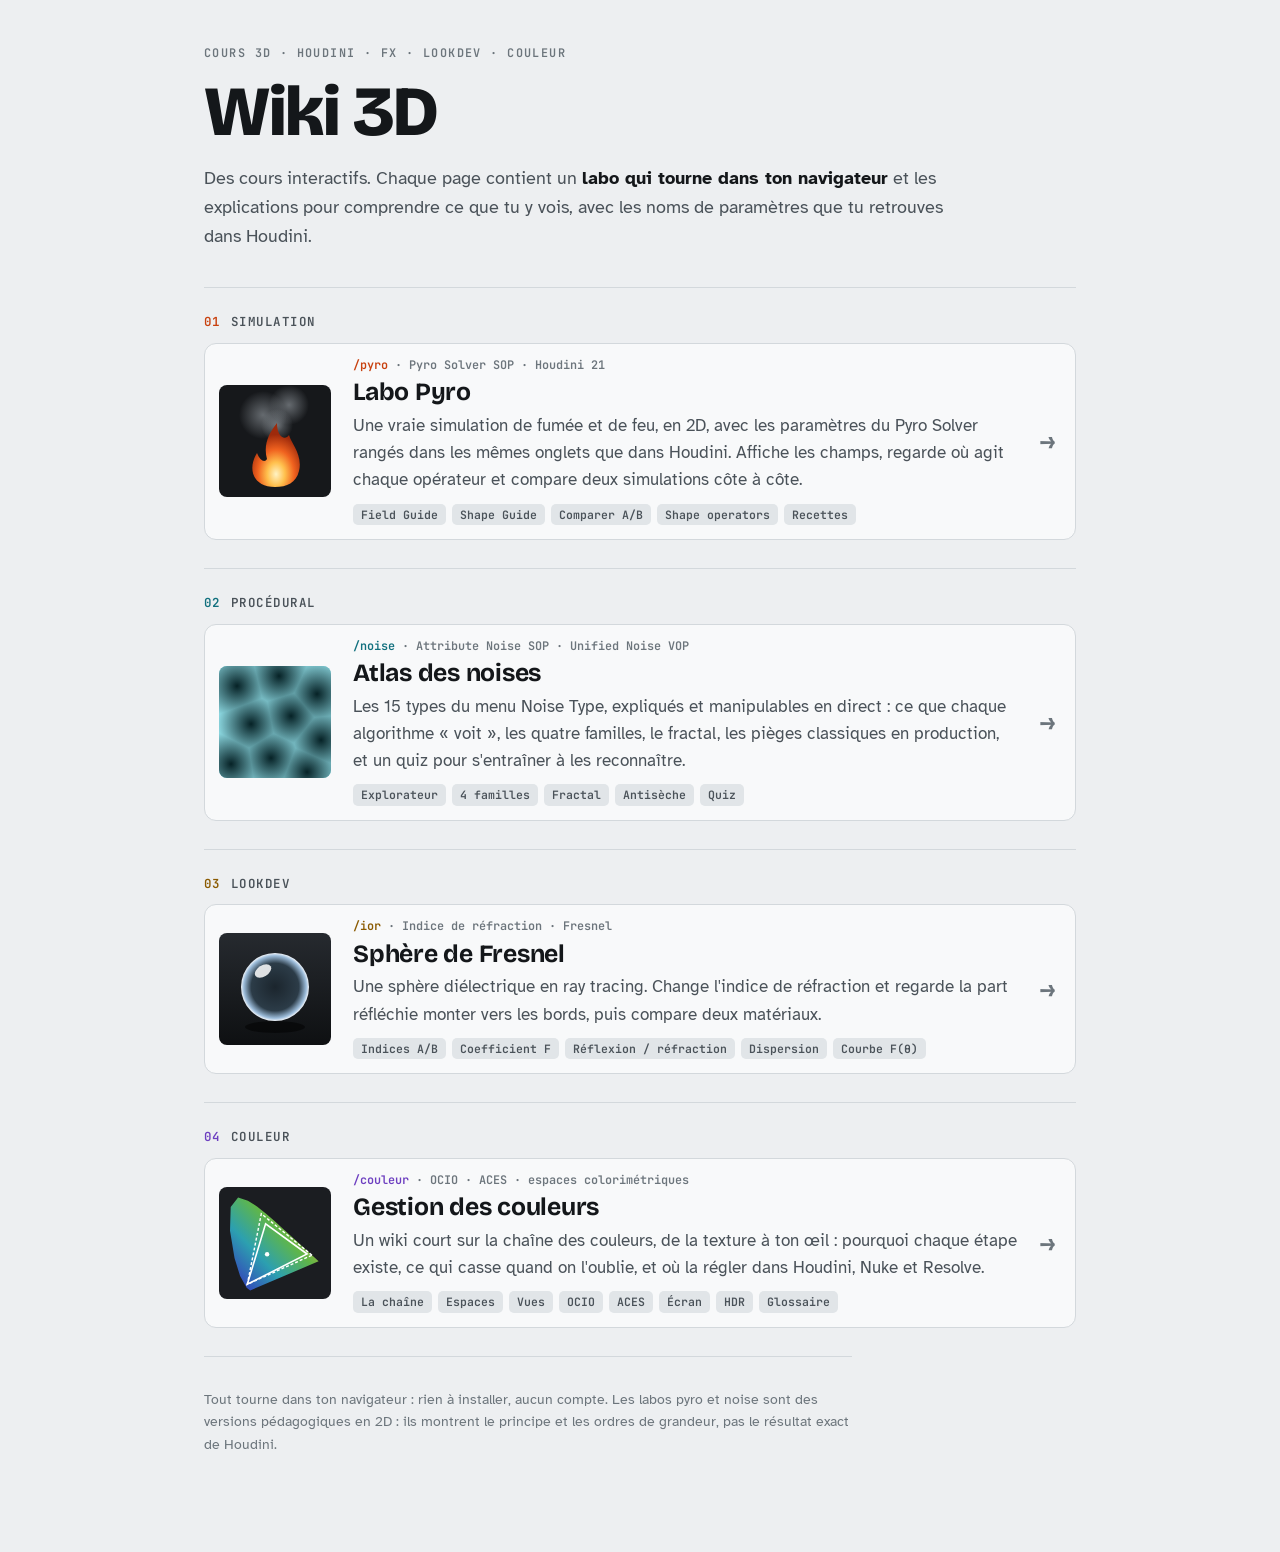
<file: index.html>
<!doctype html>
<html lang="fr">
<head>
<meta charset="utf-8">
<meta name="viewport" content="width=device-width, initial-scale=1, viewport-fit=cover">
<meta name="description" content="Wiki 3D : cours interactifs sur Houdini, la simulation pyro, les noises, le lookdev et la gestion des couleurs.">
<title>Wiki 3D</title>
<link rel="preconnect" href="https://fonts.googleapis.com">
<link rel="preconnect" href="https://fonts.gstatic.com" crossorigin>
<link rel="stylesheet" href="https://fonts.googleapis.com/css2?family=Atkinson+Hyperlegible:ital,wght@0,400;0,700;1,400&family=Bricolage+Grotesque:opsz,wght@12..96,500;12..96,700;12..96,800&family=JetBrains+Mono:wght@400;600&display=swap">
<style>
:root{
  color-scheme:light;
  --bg:#EDEFF1; --surface:#F8F9FA; --ink:#14171A; --ink-2:#4A5259; --ink-3:#6C757C;
  --line:#D3D8DC; --code:#E1E5E8;
  --c-sim:#C8410F; --c-proc:#11707E; --c-look:#8A5A00; --c-color:#6D3FC0;
  --display:"Bricolage Grotesque","Segoe UI",system-ui,sans-serif;
  --body:"Atkinson Hyperlegible","Segoe UI",system-ui,sans-serif;
  --mono:"JetBrains Mono",ui-monospace,"Cascadia Mono",Consolas,monospace;
}
@media (prefers-color-scheme: dark){
  :root:not([data-theme="light"]){
    color-scheme:dark;
    --bg:#0F1214; --surface:#171B1E; --ink:#E4E7E9; --ink-2:#A5ACB1; --ink-3:#7E878D;
    --line:#2A3136; --code:#1D2327;
    --c-sim:#FF7A3A; --c-proc:#3DB7C7; --c-look:#FFB53D; --c-color:#B39DFF;
  }
}
:root[data-theme="dark"]{
  color-scheme:dark;
  --bg:#0F1214; --surface:#171B1E; --ink:#E4E7E9; --ink-2:#A5ACB1; --ink-3:#7E878D;
  --line:#2A3136; --code:#1D2327;
  --c-sim:#FF7A3A; --c-proc:#3DB7C7; --c-look:#FFB53D; --c-color:#B39DFF;
}
*{box-sizing:border-box}
body{margin:0;background:var(--bg);color:var(--ink);font:17px/1.6 var(--body);-webkit-font-smoothing:antialiased}
.wrap{max-width:960px;margin:0 auto;padding-inline:clamp(16px,4vw,44px);padding-block:48px 96px}
h1,h2,h3{font-family:var(--display);text-wrap:balance;line-height:1.08;margin:0}
h1{font-size:clamp(2.6rem,6vw,4.4rem);font-weight:800;letter-spacing:-.02em}
p{margin:0}
:focus-visible{outline:2px solid var(--c-sim);outline-offset:3px}
.eyebrow{font:600 .74rem/1 var(--mono);letter-spacing:.12em;text-transform:uppercase;color:var(--ink-3)}
.hero{display:grid;gap:14px;padding-bottom:36px}
.lead{font-size:1.14rem;color:var(--ink-2);max-width:62ch}
.lead strong{color:var(--ink)}

.topic{display:grid;gap:14px;padding-block:28px;border-top:1px solid var(--line)}
.topic[data-t="sim"]{--c:var(--c-sim)} .topic[data-t="proc"]{--c:var(--c-proc)} .topic[data-t="look"]{--c:var(--c-look)} .topic[data-t="color"]{--c:var(--c-color)}
.topic-h{display:flex;gap:10px;align-items:baseline;font:600 .78rem/1 var(--mono);letter-spacing:.12em;text-transform:uppercase;color:var(--ink-2)}
.topic-h .num{color:var(--c)}
.pages{list-style:none;margin:0;padding:0;display:grid;gap:12px}
.page{display:grid;grid-template-columns:112px minmax(0,1fr) auto;gap:22px;align-items:center;padding:14px 20px 14px 14px;border:1px solid var(--line);border-radius:12px;background:var(--surface);color:inherit;text-decoration:none;transition:border-color .15s}
.page:hover{border-color:var(--c)}
.page:focus-visible{outline-color:var(--c)}
.thumb svg{display:block;width:112px;height:112px;border-radius:8px}
.txt{display:grid;gap:6px;min-width:0}
.path{font:600 .74rem/1.3 var(--mono);color:var(--ink-3)}
.path b{color:var(--c);font-weight:600}
.page h3{font-size:1.55rem;font-weight:700;letter-spacing:-.01em}
.desc{color:var(--ink-2);max-width:62ch}
.tags{display:flex;flex-wrap:wrap;gap:6px;margin-top:4px}
.tags span{font:600 .72rem/1 var(--mono);padding:5px 8px;border-radius:5px;background:var(--code);color:var(--ink-2)}
.go{font:700 1.5rem/1 var(--display);color:var(--ink-3);transition:transform .15s,color .15s}
.page:hover .go{transform:translateX(4px);color:var(--c)}
@media (max-width:620px){
  .page{grid-template-columns:72px minmax(0,1fr);gap:14px;align-items:start;padding:12px}
  .thumb svg{width:72px;height:72px}
  .page h3{font-size:1.3rem}
  .go{display:none}
}
@media (prefers-reduced-motion: reduce){.page,.go{transition:none}}
footer{padding-top:32px;border-top:1px solid var(--line);color:var(--ink-3);font-size:.88rem;max-width:72ch}
</style>
</head>
<body>
<div class="wrap">

<header class="hero">
  <span class="eyebrow">Cours 3D · Houdini · FX · Lookdev · Couleur</span>
  <h1>Wiki 3D</h1>
  <p class="lead">Des cours interactifs. Chaque page contient un <strong>labo qui tourne dans ton navigateur</strong> et les explications pour comprendre ce que tu y vois, avec les noms de paramètres que tu retrouves dans Houdini.</p>
</header>

<nav aria-label="Sommaire">

  <section class="topic" data-t="sim" aria-labelledby="t-sim">
    <h2 class="topic-h" id="t-sim"><span class="num">01</span>Simulation</h2>
    <ul class="pages">
      <li>
        <a class="page" href="/pyro/">
          <span class="thumb" aria-hidden="true">
            <svg viewBox="0 0 112 112">
              <defs>
                <radialGradient id="g-flame" cx="50%" cy="80%" r="62%">
                  <stop offset="0" stop-color="#FFF3C4"/>
                  <stop offset=".3" stop-color="#FFC04D"/>
                  <stop offset=".62" stop-color="#F0621F"/>
                  <stop offset="1" stop-color="#9E2A0B"/>
                </radialGradient>
                <radialGradient id="g-smoke">
                  <stop offset="0" stop-color="#9AA1A7" stop-opacity=".6"/>
                  <stop offset="1" stop-color="#9AA1A7" stop-opacity="0"/>
                </radialGradient>
              </defs>
              <rect width="112" height="112" fill="#16181B"/>
              <circle cx="44" cy="30" r="24" fill="url(#g-smoke)"/>
              <circle cx="70" cy="20" r="20" fill="url(#g-smoke)"/>
              <circle cx="58" cy="40" r="16" fill="url(#g-smoke)"/>
              <path d="M56 102 C34 102 28 84 38 68 C41 76 46 78 48 74 C44 60 50 48 58 38 C58 52 66 56 70 50 C72 58 84 70 80 86 C77 98 68 102 56 102 Z" fill="url(#g-flame)"/>
            </svg>
          </span>
          <span class="txt">
            <span class="path"><b>/pyro</b> · Pyro Solver SOP · Houdini 21</span>
            <h3>Labo Pyro</h3>
            <span class="desc">Une vraie simulation de fumée et de feu, en 2D, avec les paramètres du Pyro Solver rangés dans les mêmes onglets que dans Houdini. Affiche les champs, regarde où agit chaque opérateur et compare deux simulations côte à côte.</span>
            <span class="tags"><span>Field Guide</span><span>Shape Guide</span><span>Comparer A/B</span><span>Shape operators</span><span>Recettes</span></span>
          </span>
          <span class="go" aria-hidden="true">→</span>
        </a>
      </li>
    </ul>
  </section>

  <section class="topic" data-t="proc" aria-labelledby="t-proc">
    <h2 class="topic-h" id="t-proc"><span class="num">02</span>Procédural</h2>
    <ul class="pages">
      <li>
        <a class="page" href="/noise/">
          <span class="thumb" aria-hidden="true">
            <svg viewBox="0 0 112 112">
              <defs>
                <radialGradient id="g-cell">
                  <stop offset="0" stop-color="#062226"/>
                  <stop offset="1" stop-color="#8FDCE5"/>
                </radialGradient>
              </defs>
              <rect width="112" height="112" fill="#8FDCE5"/>
              <g fill="url(#g-cell)" style="isolation:isolate">
                <circle cx="18" cy="20" r="34" style="mix-blend-mode:darken"/>
                <circle cx="60" cy="10" r="34" style="mix-blend-mode:darken"/>
                <circle cx="98" cy="28" r="34" style="mix-blend-mode:darken"/>
                <circle cx="32" cy="58" r="34" style="mix-blend-mode:darken"/>
                <circle cx="72" cy="50" r="34" style="mix-blend-mode:darken"/>
                <circle cx="102" cy="74" r="34" style="mix-blend-mode:darken"/>
                <circle cx="12" cy="98" r="34" style="mix-blend-mode:darken"/>
                <circle cx="52" cy="92" r="34" style="mix-blend-mode:darken"/>
                <circle cx="88" cy="106" r="34" style="mix-blend-mode:darken"/>
              </g>
            </svg>
          </span>
          <span class="txt">
            <span class="path"><b>/noise</b> · Attribute Noise SOP · Unified Noise VOP</span>
            <h3>Atlas des noises</h3>
            <span class="desc">Les 15 types du menu Noise Type, expliqués et manipulables en direct : ce que chaque algorithme « voit », les quatre familles, le fractal, les pièges classiques en production, et un quiz pour s'entraîner à les reconnaître.</span>
            <span class="tags"><span>Explorateur</span><span>4 familles</span><span>Fractal</span><span>Antisèche</span><span>Quiz</span></span>
          </span>
          <span class="go" aria-hidden="true">→</span>
        </a>
      </li>
    </ul>
  </section>

  <section class="topic" data-t="look" aria-labelledby="t-look">
    <h2 class="topic-h" id="t-look"><span class="num">03</span>Lookdev</h2>
    <ul class="pages">
      <li>
        <a class="page" href="/ior/">
          <span class="thumb" aria-hidden="true">
            <svg viewBox="0 0 112 112">
              <defs>
                <linearGradient id="g-floor" x1="0" y1="0" x2="0" y2="1">
                  <stop offset="0" stop-color="#262A2F"/>
                  <stop offset="1" stop-color="#0E1012"/>
                </linearGradient>
                <radialGradient id="g-sphere">
                  <stop offset="0" stop-color="#1B252D"/>
                  <stop offset=".7" stop-color="#2C3C48"/>
                  <stop offset=".92" stop-color="#9DBDDB"/>
                  <stop offset="1" stop-color="#F1F5FA"/>
                </radialGradient>
              </defs>
              <rect width="112" height="112" fill="url(#g-floor)"/>
              <ellipse cx="56" cy="94" rx="30" ry="6" fill="#000" opacity=".5"/>
              <circle cx="56" cy="54" r="34" fill="url(#g-sphere)"/>
              <ellipse cx="44" cy="38" rx="9" ry="5.5" fill="#FFF" opacity=".85" transform="rotate(-32 44 38)"/>
            </svg>
          </span>
          <span class="txt">
            <span class="path"><b>/ior</b> · Indice de réfraction · Fresnel</span>
            <h3>Sphère de Fresnel</h3>
            <span class="desc">Une sphère diélectrique en ray tracing. Change l'indice de réfraction et regarde la part réfléchie monter vers les bords, puis compare deux matériaux.</span>
            <span class="tags"><span>Indices A/B</span><span>Coefficient F</span><span>Réflexion / réfraction</span><span>Dispersion</span><span>Courbe F(θ)</span></span>
          </span>
          <span class="go" aria-hidden="true">→</span>
        </a>
      </li>
    </ul>
  </section>

  <section class="topic" data-t="color" aria-labelledby="t-color">
    <h2 class="topic-h" id="t-color"><span class="num">04</span>Couleur</h2>
    <ul class="pages">
      <li>
        <a class="page" href="/couleur/">
          <span class="thumb" aria-hidden="true">
            <svg viewBox="0 0 112 112">
              <defs>
                <linearGradient id="g-locus" x1="0" y1="1" x2="1" y2="0">
                  <stop offset="0" stop-color="#3B2BD9"/>
                  <stop offset=".35" stop-color="#2FB7C9"/>
                  <stop offset=".6" stop-color="#6CD14F"/>
                  <stop offset=".8" stop-color="#E8C93A"/>
                  <stop offset="1" stop-color="#E4473A"/>
                </linearGradient>
              </defs>
              <rect width="112" height="112" fill="#1B1D21"/>
              <path d="M31.2 103.4 L27.6 100.7 L21.1 89.1 L15.5 71.0 L11.0 43.7 L11.7 20.0 L19.1 10.6 L28.9 13.7 L38.0 19.5 L46.8 26.5 L55.5 34.1 L64.2 41.9 L72.5 49.5 L80.2 56.5 L86.5 62.3 L91.2 66.6 L99.6 74.3 Z" fill="url(#g-locus)" opacity=".85"/>
              <polygon points="93.0,68.2 42.3,26.7 28.3,97.3" fill="none" stroke="#FFFFFF" stroke-width="1.4" stroke-dasharray="3 2"/>
              <polygon points="88.1,67.0 46.6,36.8 28.3,97.3" fill="none" stroke="#FFFFFF" stroke-width="1.6"/>
              <circle cx="48.1" cy="67.2" r="2.2" fill="#FFFFFF"/>
            </svg>
          </span>
          <span class="txt">
            <span class="path"><b>/couleur</b> · OCIO · ACES · espaces colorimétriques</span>
            <h3>Gestion des couleurs</h3>
            <span class="desc">Un wiki court sur la chaîne des couleurs, de la texture à ton œil : pourquoi chaque étape existe, ce qui casse quand on l'oublie, et où la régler dans Houdini, Nuke et Resolve.</span>
            <span class="tags"><span>La chaîne</span><span>Espaces</span><span>Vues</span><span>OCIO</span><span>ACES</span><span>Écran</span><span>HDR</span><span>Glossaire</span></span>
          </span>
          <span class="go" aria-hidden="true">→</span>
        </a>
      </li>
    </ul>
  </section>

</nav>

<footer>
  <p>Tout tourne dans ton navigateur : rien à installer, aucun compte. Les labos pyro et noise sont des versions pédagogiques en 2D : ils montrent le principe et les ordres de grandeur, pas le résultat exact de Houdini.</p>
</footer>

</div>
</body>
</html>
</file>
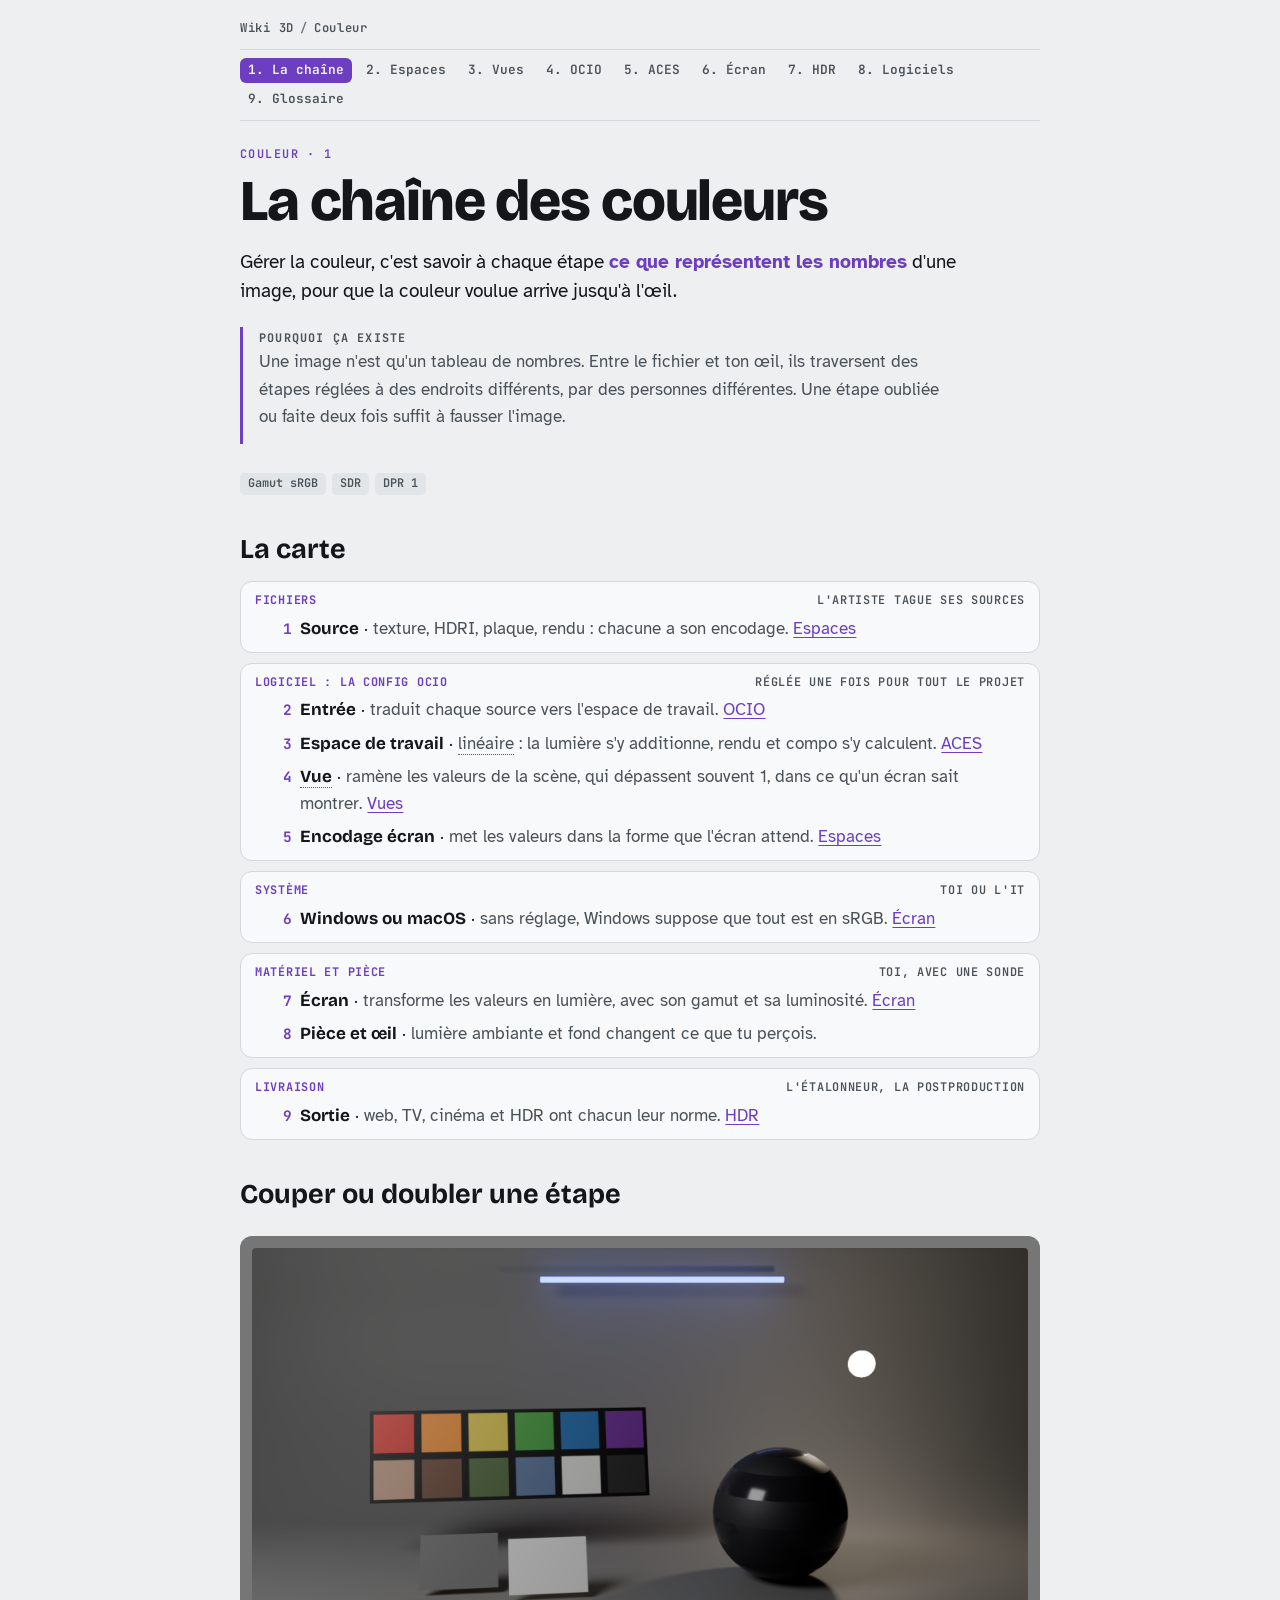
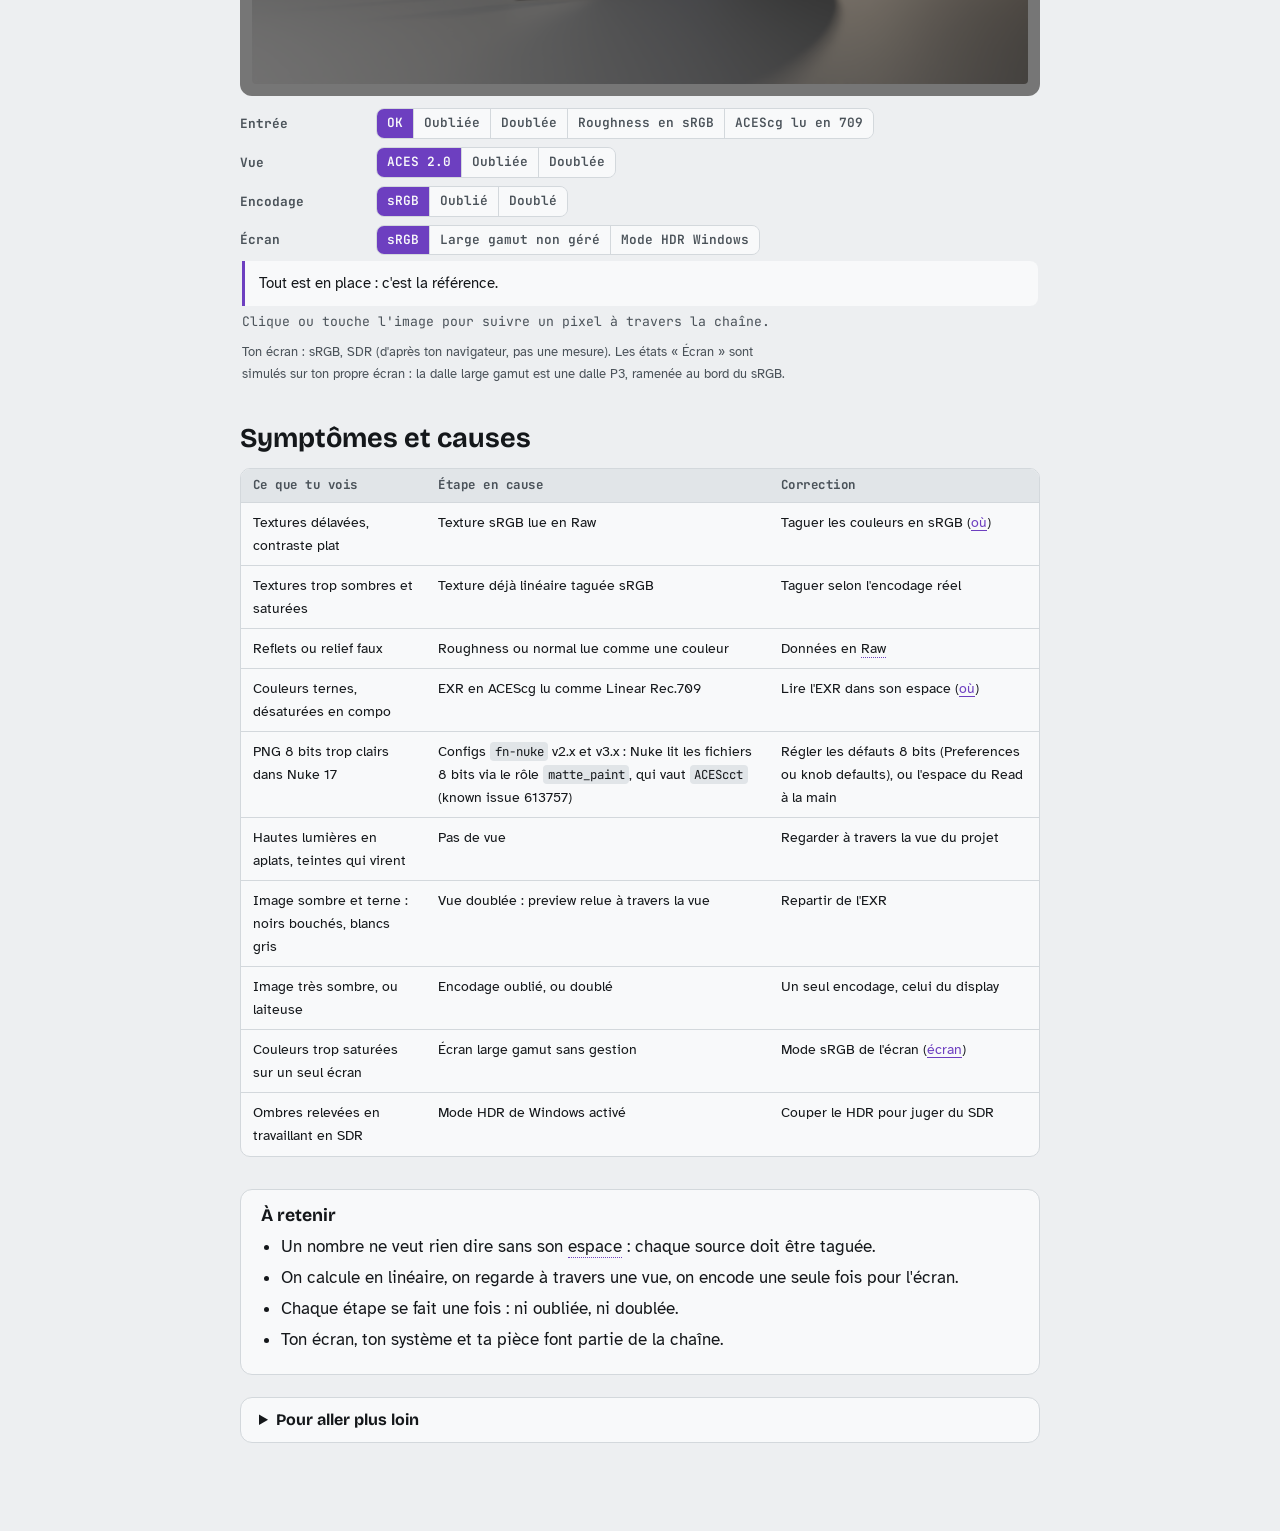
<file: couleur/index.html>
<!doctype html>
<html lang="fr">
<head>
<meta charset="utf-8">
<meta name="viewport" content="width=device-width, initial-scale=1, viewport-fit=cover">
<meta name="description" content="La chaîne des couleurs, de la source à l'œil : pourquoi chaque étape existe, ce qui casse quand on l'oublie ou qu'on la double. Wiki 3D, section Couleur.">
<title>La chaîne des couleurs · Couleur · Wiki 3D</title>
<link rel="preconnect" href="https://fonts.googleapis.com">
<link rel="preconnect" href="https://fonts.gstatic.com" crossorigin>
<link rel="stylesheet" href="https://fonts.googleapis.com/css2?family=Atkinson+Hyperlegible:ital,wght@0,400;0,700;1,400&family=Bricolage+Grotesque:opsz,wght@12..96,500;12..96,700;12..96,800&family=JetBrains+Mono:wght@400;600&display=swap">
<link rel="stylesheet" href="assets/couleur.css?v=20260930">
<style>
.carte{list-style:none;margin:16px 0 0;padding:0;display:grid;gap:10px}
.niveau{border:1px solid var(--line);border-radius:12px;background:var(--surface);padding:10px 14px}
.niveau>header{display:flex;flex-wrap:wrap;justify-content:space-between;gap:4px 12px;font:600 .74rem/1.4 var(--mono);letter-spacing:.06em;text-transform:uppercase;color:var(--ink-2);margin-bottom:6px}
.niveau>header b{color:var(--c-color)}
.etapes{list-style:none;margin:0;padding:0;display:grid;gap:6px;counter-reset:none}
.etapes li{display:grid;grid-template-columns:2.2em minmax(0,1fr);gap:8px;align-items:baseline}
.etapes .n{font:700 .9rem/1 var(--mono);color:var(--c-color);text-align:right}
.etapes strong{font-family:var(--display)}
.etapes span.p{color:var(--ink-2)}
.etape-ctl{display:grid;gap:8px;padding-top:12px}
.etape-ctl>div{display:grid;grid-template-columns:7.5em minmax(0,1fr);gap:8px;align-items:center}
.etape-ctl .lab{font:700 .8rem/1.2 var(--mono);color:var(--ink-2)}
.etape-ctl .seg{justify-self:start}
.symptome{margin:6px 2px 0;padding:10px 14px;border-left:3px solid var(--warn);background:var(--surface);border-radius:0 8px 8px 0;font-size:.95rem}
.symptome.ok{border-left-color:var(--c-color)}
#cv{cursor:crosshair;width:100%}
@media (max-width:620px){.etape-ctl>div{grid-template-columns:1fr}}
</style>
</head>
<body data-page="">
<div class="wrap">
<header class="crumbs"></header>
<nav class="secnav"></nav>
<main>
  <span class="eyebrow">Couleur · 1</span>
  <h1>La chaîne des couleurs</h1>
  <p class="une-phrase">Gérer la couleur, c'est savoir à chaque étape <strong>ce que représentent les nombres</strong> d'une image, pour que la couleur voulue arrive jusqu'à l'œil.</p>
  <div class="pourquoi"><p>Une image n'est qu'un tableau de nombres. Entre le fichier et ton œil, ils traversent des étapes réglées à des endroits différents, par des personnes différentes. Une étape oubliée ou faite deux fois suffit à fausser l'image.</p></div>
  <p><span class="screen-badge"></span></p>

  <h2>La carte</h2>
  <ol class="carte" aria-label="Les étapes, regroupées par niveau">
    <li class="niveau"><header><b>Fichiers</b><span>l'artiste tague ses sources</span></header>
      <ol class="etapes"><li><span class="n">1</span><span><strong>Source</strong> · <span class="p">texture, HDRI, plaque, rendu : chacune a son encodage.</span> <a data-page="espaces">Espaces</a></span></li></ol></li>
    <li class="niveau"><header><b>Logiciel : la config OCIO</b><span>réglée une fois pour tout le projet</span></header>
      <ol class="etapes">
        <li><span class="n">2</span><span><strong>Entrée</strong> · <span class="p">traduit chaque source vers l'espace de travail.</span> <a data-page="ocio">OCIO</a></span></li>
        <li><span class="n">3</span><span><strong>Espace de travail</strong> · <span class="p"><dfn data-g="lineaire">linéaire</dfn> : la lumière s'y additionne, rendu et compo s'y calculent.</span> <a data-page="aces">ACES</a></span></li>
        <li><span class="n">4</span><span><strong><dfn data-g="vue">Vue</dfn></strong> · <span class="p">ramène les valeurs de la scène, qui dépassent souvent 1, dans ce qu'un écran sait montrer.</span> <a data-page="vues">Vues</a></span></li>
        <li><span class="n">5</span><span><strong>Encodage écran</strong> · <span class="p">met les valeurs dans la forme que l'écran attend.</span> <a data-page="espaces">Espaces</a></span></li>
      </ol></li>
    <li class="niveau"><header><b>Système</b><span>toi ou l'IT</span></header>
      <ol class="etapes"><li><span class="n">6</span><span><strong>Windows ou macOS</strong> · <span class="p">sans réglage, Windows suppose que tout est en sRGB.</span> <a data-page="ecran">Écran</a></span></li></ol></li>
    <li class="niveau"><header><b>Matériel et pièce</b><span>toi, avec une sonde</span></header>
      <ol class="etapes">
        <li><span class="n">7</span><span><strong>Écran</strong> · <span class="p">transforme les valeurs en lumière, avec son gamut et sa luminosité.</span> <a data-page="ecran">Écran</a></span></li>
        <li><span class="n">8</span><span><strong>Pièce et œil</strong> · <span class="p">lumière ambiante et fond changent ce que tu perçois.</span></span></li>
      </ol></li>
    <li class="niveau"><header><b>Livraison</b><span>l'étalonneur, la postproduction</span></header>
      <ol class="etapes"><li><span class="n">9</span><span><strong>Sortie</strong> · <span class="p">web, TV, cinéma et HDR ont chacun leur norme.</span> <a data-page="hdr">HDR</a></span></li></ol></li>
  </ol>

  <h2>Couper ou doubler une étape</h2>
  <figure class="demo" id="demo">
    <div class="demo-frame"><canvas id="cv" width="960" height="540" aria-label="Nature morte rendue en HDR : charte de couleurs, cartes grise et blanche, sphère brillante, ampoule et néon. L'image change selon les étapes réglées ci-dessous."></canvas></div>
    <div class="etape-ctl" role="group" aria-label="État de chaque étape">
      <div><span class="lab">Entrée</span><div class="seg" data-step="entree">
        <button type="button" data-s="ok" aria-pressed="true">OK</button><button type="button" data-s="oubli" aria-pressed="false">Oubliée</button><button type="button" data-s="double" aria-pressed="false">Doublée</button><button type="button" data-s="rough" aria-pressed="false">Roughness en sRGB</button><button type="button" data-s="acescg" aria-pressed="false">ACEScg lu en 709</button></div></div>
      <div><span class="lab">Vue</span><div class="seg" data-step="vue">
        <button type="button" data-s="ok" aria-pressed="true">ACES 2.0</button><button type="button" data-s="oubli" aria-pressed="false">Oubliée</button><button type="button" data-s="double" aria-pressed="false">Doublée</button></div></div>
      <div><span class="lab">Encodage</span><div class="seg" data-step="enc">
        <button type="button" data-s="ok" aria-pressed="true">sRGB</button><button type="button" data-s="oubli" aria-pressed="false">Oublié</button><button type="button" data-s="double" aria-pressed="false">Doublé</button></div></div>
      <div><span class="lab">Écran</span><div class="seg" data-step="ecran">
        <button type="button" data-s="ok" aria-pressed="true">sRGB</button><button type="button" data-s="wide" aria-pressed="false">Large gamut non géré</button><button type="button" data-s="hdrwin" aria-pressed="false">Mode HDR Windows</button></div></div>
    </div>
    <p class="symptome ok" id="symptome" aria-live="polite">Tout est en place : c'est la référence.</p>
    <div class="demo-readout" id="ro" aria-live="polite">Clique ou touche l'image pour suivre un pixel à travers la chaîne.</div>
    <p class="screen-note" data-screen-note="" data-note="Les états « Écran » sont simulés sur ton propre écran : la dalle large gamut est une dalle P3, ramenée au bord du sRGB."></p>
  </figure>

  <h2>Symptômes et causes</h2>
  <div class="tbl-wrap"><table>
    <thead><tr><th>Ce que tu vois</th><th>Étape en cause</th><th>Correction</th></tr></thead>
    <tbody>
      <tr><td>Textures délavées, contraste plat</td><td>Texture sRGB lue en Raw</td><td>Taguer les couleurs en sRGB (<a data-page="logiciels" data-anchor="textures">où</a>)</td></tr>
      <tr><td>Textures trop sombres et saturées</td><td>Texture déjà linéaire taguée sRGB</td><td>Taguer selon l'encodage réel</td></tr>
      <tr><td>Reflets ou relief faux</td><td>Roughness ou normal lue comme une couleur</td><td>Données en <dfn data-g="data">Raw</dfn></td></tr>
      <tr><td>Couleurs ternes, désaturées en compo</td><td>EXR en ACEScg lu comme Linear Rec.709</td><td>Lire l'EXR dans son espace (<a data-page="logiciels" data-anchor="exr">où</a>)</td></tr>
      <tr><td>PNG 8 bits trop clairs dans Nuke 17</td><td>Configs <code>fn-nuke</code> v2.x et v3.x : Nuke lit les fichiers 8 bits via le rôle <code>matte_paint</code>, qui vaut <code>ACEScct</code> (known issue 613757)</td><td>Régler les défauts 8 bits (Preferences ou knob defaults), ou l'espace du Read à la main</td></tr>
      <tr><td>Hautes lumières en aplats, teintes qui virent</td><td>Pas de vue</td><td>Regarder à travers la vue du projet</td></tr>
      <tr><td>Image sombre et terne : noirs bouchés, blancs gris</td><td>Vue doublée : preview relue à travers la vue</td><td>Repartir de l'EXR</td></tr>
      <tr><td>Image très sombre, ou laiteuse</td><td>Encodage oublié, ou doublé</td><td>Un seul encodage, celui du display</td></tr>
      <tr><td>Couleurs trop saturées sur un seul écran</td><td>Écran large gamut sans gestion</td><td>Mode sRGB de l'écran (<a data-page="ecran">écran</a>)</td></tr>
      <tr><td>Ombres relevées en travaillant en SDR</td><td>Mode HDR de Windows activé</td><td>Couper le HDR pour juger du SDR</td></tr>
    </tbody>
  </table></div>

  <section class="retenir">
    <h2>À retenir</h2>
    <ul>
      <li>Un nombre ne veut rien dire sans son <dfn data-g="espace">espace</dfn> : chaque source doit être taguée.</li>
      <li>On calcule en linéaire, on regarde à travers une vue, on encode une seule fois pour l'écran.</li>
      <li>Chaque étape se fait une fois : ni oubliée, ni doublée.</li>
      <li>Ton écran, ton système et ta pièce font partie de la chaîne.</li>
    </ul>
  </section>

  <details class="plus">
    <summary>Pour aller plus loin</summary>
    <div>
      <h3>Ce que calcule la démo</h3>
      <p>La scène est rendue dans Cycles en Linear Rec.709, calée pour que la carte grise vaille 0,18. Les erreurs de texture sont de vrais rendus : seul le tag change (pour « Doublée », la charte est en plus stockée déjà linéarisée). « ACEScg lu en 709 » est calculé : une matrice Rec.709 → ACEScg est appliquée au rendu correct. La vue est la vue OCIO <code>ACES 2.0 - SDR 100 nits (Rec.709)</code> (config <code>cg-config-v3.0.0</code>, livrée avec Houdini 22) sur le display <code>sRGB - Display</code>, appliquée par une LUT 3D bakée depuis OCIO.</p>
      <p>Dans OCIO, la vue et l'encodage du display s'appliquent d'un bloc. Pour les montrer comme deux étapes, la démo décode la sortie avec la courbe sRGB, ce qui donne une valeur « display linéaire » (proportionnelle à la lumière émise), puis ré-encode selon l'état de l'étape Encodage. <dfn data-g="transfert">EOTF</dfn> : du signal vers la lumière émise par l'écran ; l'encodage pour l'écran en est l'inverse. L'OETF, elle, va de la lumière de la scène (caméra) vers le signal.</p>
      <p>« Vue doublée » : la sortie encodée est relue comme une texture sRGB, puis repasse dans la vue. « Mode HDR de Windows » : l'image est décodée avec la courbe sRGB par morceaux au lieu d'un gamma 2,2. C'est un constat répandu, mais Microsoft ne le documente pas.</p>
      <h3>Sources</h3>
      <ol class="sources">
        <li>OpenColorIO, guide de rédaction des configs (displays, views, view transforms) : <a href="https://opencolorio.readthedocs.io/en/latest/guides/authoring/authoring.html">opencolorio.readthedocs.io</a></li>
        <li>Microsoft Learn, <i>ICC profile behavior with Advanced Color</i> (Windows suppose le sRGB) : <a href="https://learn.microsoft.com/en-us/windows/win32/wcs/advanced-color-icc-profiles">learn.microsoft.com</a></li>
        <li>Foundry, notes de version Nuke 17.0v3, known issue 613757 : <a href="https://learn.foundry.com/nuke/17.0/content/release_notes/17.0/nuke_17.0v3_releasenotes.html">learn.foundry.com</a></li>
        <li>Mode HDR et courbe sRGB par morceaux (constat communautaire, non documenté par Microsoft) : <a href="https://github.com/dylanraga/win11hdr-srgb-to-gamma2.2-icm">dylanraga/win11hdr-srgb-to-gamma2.2-icm</a></li>
      </ol>
    </div>
  </details>
</main>
</div>
<script src="assets/glossaire-data.js?v=20260930"></script>
<script src="assets/colorlib.js?v=20260930"></script>
<script src="assets/gl.js?v=20260930"></script>
<script src="assets/couleur.js?v=20260930"></script>
<script>
(async () => {
  'use strict';
  const C = ColorLib, F = Couleur.fmt;
  const cv = document.getElementById('cv'), ro = document.getElementById('ro'), sy = document.getElementById('symptome');
  const IMG = { ok: 'img/chaine/correct.png', oubli: 'img/chaine/albedo_raw.png', double: 'img/chaine/albedo_double.png', rough: 'img/chaine/rough_srgb.png', acescg: 'img/chaine/correct.png' };
  const state = { entree: 'ok', vue: 'ok', enc: 'ok', ecran: 'ok' };
  const TXT = {
    entree: { oubli: 'Entrée oubliée : la charte sRGB est lue en Raw. Ses couleurs sont trop claires et délavées ; les cartes grise et blanche, non texturées, ne bougent pas.',
      double: 'Entrée doublée : une texture déjà linéaire est taguée sRGB, donc décodée deux fois. La charte devient trop sombre et trop saturée.',
      rough: 'Roughness lue en sRGB : les valeurs de données sont « décodées » comme une couleur, la sphère devient plus lisse, ses reflets plus nets qu\'ils ne devraient.',
      acescg: 'Un EXR écrit en ACEScg est lu comme du Linear Rec.709 : les couleurs paraissent ternes, moins saturées, et les teintes glissent.' },
    vue: { oubli: 'Vue oubliée (Un-tone-mapped) : tout ce qui dépasse 1 est coupé. L\'ampoule et le néon deviennent des aplats, le néon bleu vire au cyan clair.',
      double: 'Vue doublée : une image déjà prête pour l\'écran repasse dans la vue. Noirs bouchés, blancs ternes qui plafonnent à un gris clair, image trop sombre.' },
    enc: { oubli: 'Encodage oublié : des valeurs linéaires partent telles quelles vers l\'écran. L\'image est bien trop sombre et contrastée.',
      double: 'Encodage doublé : l\'image est laiteuse, les ombres deviennent grises.' },
    ecran: { wide: 'Écran large gamut sans gestion : les valeurs sRGB sont affichées avec les primaires plus saturées de la dalle. Peaux trop rouges, ciels trop bleus.',
      hdrwin: 'Mode HDR de Windows : le SDR est décodé avec la courbe sRGB par morceaux au lieu d\'un gamma 2,2. Les ombres remontent, l\'image paraît délavée.' },
  };
  const images = {};
  const lut = await Couleur.loadLUT('aces2');
  const M_709_TO_CG = C.matrix('lin_rec709', 'acescg'), M_P3_TO_709 = C.matrix('lin_p3d65', 'lin_rec709');
  async function img(k) { return images[k] || (images[k] = await Couleur.loadRGBE(IMG[k])); }

  // --- Chaîne sur le CPU (sonde + repli). Mêmes étapes que le shader. ---
  const view = (s) => C.lutApply(s, lut.px, lut.meta);                // encodé sRGB display
  const eotf = (v) => v.map((x) => C.srgb.decode(Math.min(Math.max(x, 0), 1)));
  const oetf = (v) => v.map((x) => C.srgb.encode(Math.min(Math.max(x, 0), 1)));
  function chain(s0) {
    const s = state.entree === 'acescg' ? C.apply(M_709_TO_CG, s0) : s0;
    let dl;
    if (state.vue === 'ok') dl = eotf(view(s));
    else if (state.vue === 'oubli') dl = s.map((x) => Math.min(Math.max(x, 0), 1));
    else dl = eotf(view(eotf(view(s))));
    let code = state.enc === 'ok' ? oetf(dl) : state.enc === 'oubli' ? dl.map((x) => Math.min(Math.max(x, 0), 1)) : oetf(oetf(dl));
    let out = code;
    if (state.ecran === 'wide') out = oetf(C.apply(M_P3_TO_709, eotf(code)));
    else if (state.ecran === 'hdrwin') out = eotf(code).map((x) => Math.pow(x, 1 / 2.2));
    return { s, dl, code, out };
  }

  // --- Rendu GPU ---
  const MODES = { vue: { ok: 0, oubli: 1, double: 2 }, enc: { ok: 0, oubli: 1, double: 2 }, ecran: { ok: 0, wide: 1, hdrwin: 2 } };
  let r = null;
  if (GL.available()) {
    try {
      r = GL.create(cv, `uniform sampler2D lutA; uniform int mVue; uniform int mEnc; uniform int mEcran; uniform int asCG;
uniform mat3 m709cg; uniform mat3 mp3709;
vec3 cl(vec3 c){ return clamp(c, 0.0, 1.0); }
void main(){
  vec3 s = hdrAt(uv);
  if (asCG == 1) s = m709cg * s;
  vec3 dl = mVue == 0 ? eotf_srgb(cl(lut3d(lutA, s))) : mVue == 1 ? cl(s) : eotf_srgb(cl(lut3d(lutA, eotf_srgb(cl(lut3d(lutA, s))))));
  vec3 code = mEnc == 0 ? oetf_srgb(cl(dl)) : mEnc == 1 ? cl(dl) : oetf_srgb(cl(oetf_srgb(cl(dl))));
  vec3 outc = code;
  if (mEcran == 1) outc = oetf_srgb(cl(mp3709 * eotf_srgb(cl(code))));
  else if (mEcran == 2) outc = pow(eotf_srgb(cl(code)), vec3(1.0 / 2.2));
  o = vec4(cl(outc), 1.0);
}`);
      r.setLUT(lut, 'lutA');
      const gl = r.gl, t = (M) => [M[0][0], M[1][0], M[2][0], M[0][1], M[1][1], M[2][1], M[0][2], M[1][2], M[2][2]];
      gl.uniformMatrix3fv(gl.getUniformLocation(r.prog, 'm709cg'), false, t(M_709_TO_CG));
      gl.uniformMatrix3fv(gl.getUniformLocation(r.prog, 'mp3709'), false, t(M_P3_TO_709));
    } catch (e) { console.error(e); r = null; }
  }
  let current = null;
  async function draw() {
    current = await img(state.entree);
    if (r) {
      r.setHDR(current).seti('asCG', state.entree === 'acescg' ? 1 : 0)
        .seti('mVue', MODES.vue[state.vue]).seti('mEnc', MODES.enc[state.enc]).seti('mEcran', MODES.ecran[state.ecran]).draw();
    } else GL.render2D(cv, current, (s) => chain(s).out);
    const msgs = ['entree', 'vue', 'enc', 'ecran'].filter((k) => state[k] !== 'ok').map((k) => TXT[k][state[k]]);
    sy.textContent = msgs.length ? msgs.join(' ') : 'Tout est en place : c\'est la référence.';
    sy.classList.toggle('ok', !msgs.length);
    if (lastPick) probe(lastPick);
  }
  let lastPick = null;
  function probe(ev) {
    const p = GL.pickPixel(cv, current, ev); if (!p) return;
    lastPick = { clientX: ev.clientX, clientY: ev.clientY };
    const c = chain(p.rgb), Y = C.luminance(c.s);
    const nits = C.luminance(eotf(c.out)) * 100;
    ro.textContent = `Scène ${F.rgb(c.s)} (${F.stops(C.stops(Y))}) → après la vue ${F.rgb(c.dl)} → codé ${F.code8(c.code)} → environ ${F.num(nits, 1)} nits sur un écran réglé à 100 nits`;
  }
  cv.addEventListener('click', probe);
  document.querySelectorAll('.seg[data-step]').forEach((g) => g.addEventListener('click', (e) => {
    const b = e.target.closest('button'); if (!b) return;
    state[g.dataset.step] = b.dataset.s;
    g.querySelectorAll('button').forEach((x) => x.setAttribute('aria-pressed', x === b));
    draw();
  }));
  await draw();
})();
</script>
</body>
</html>
</file>
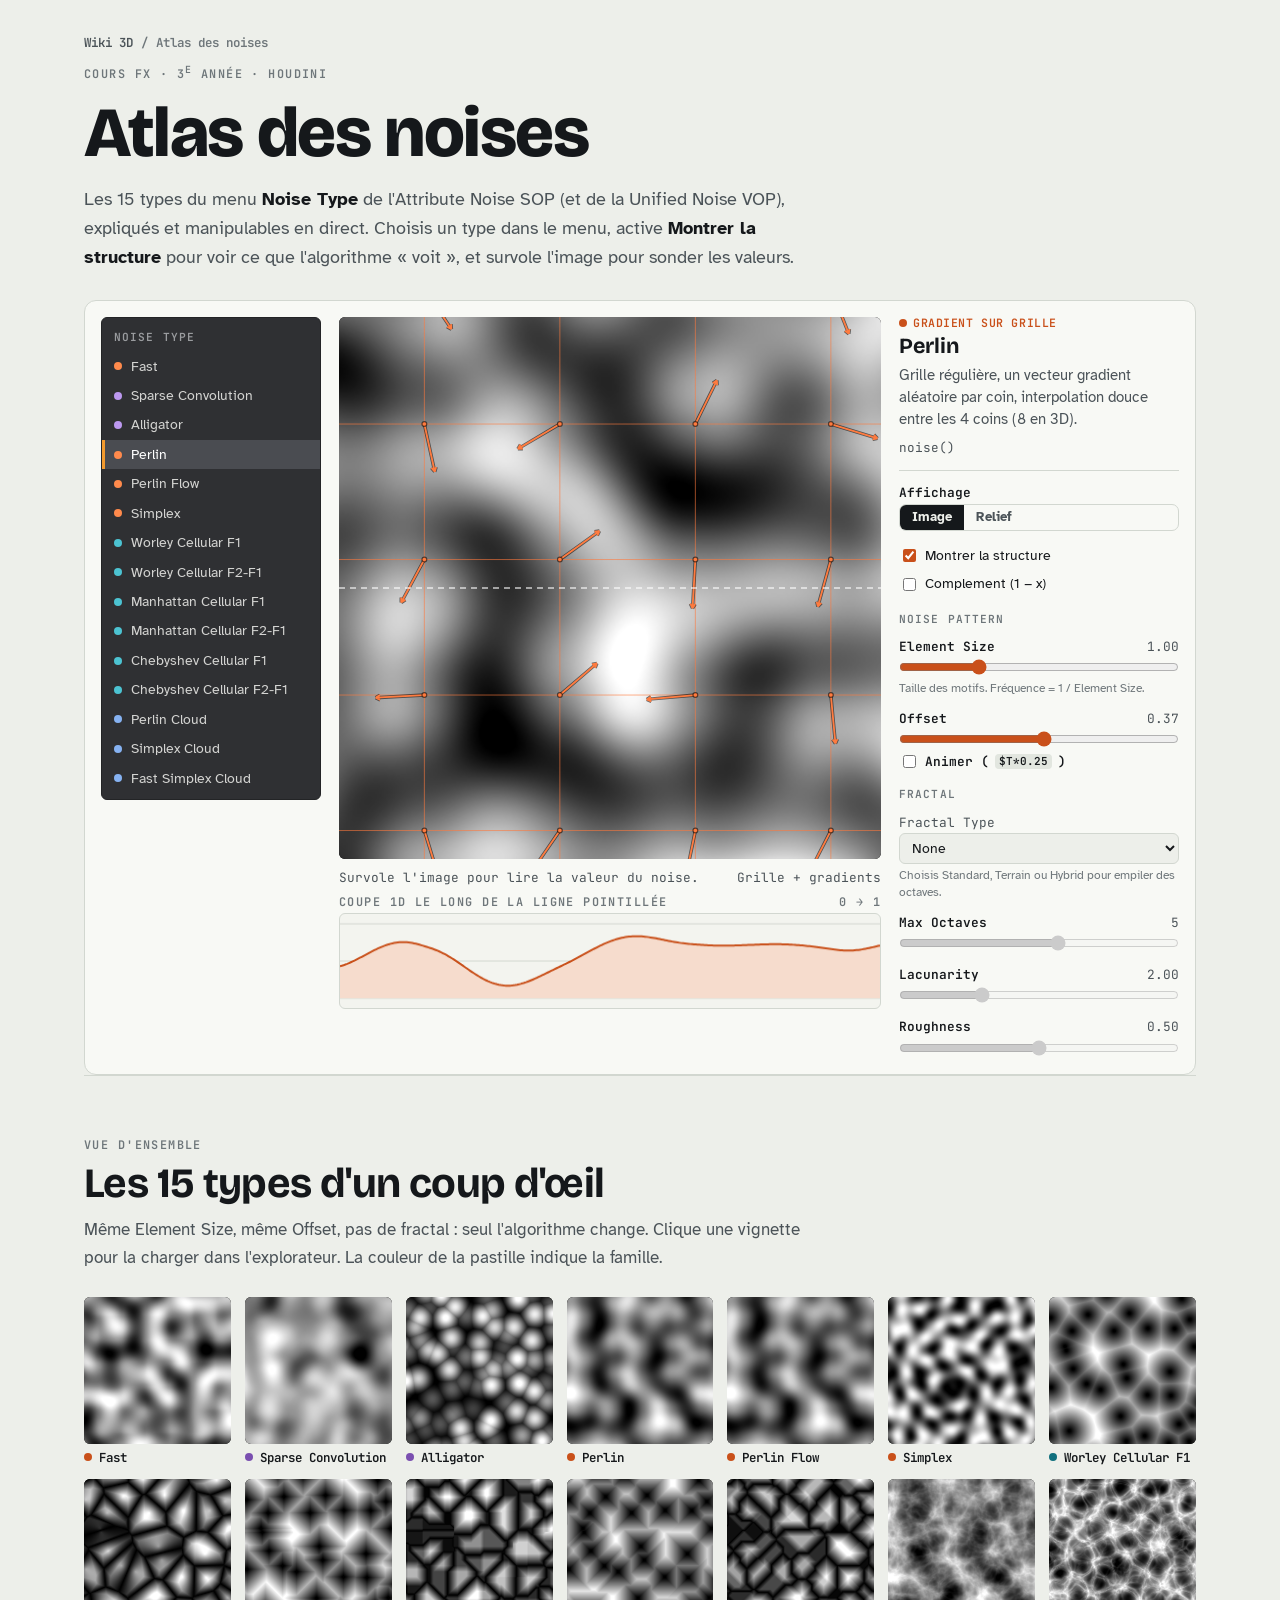
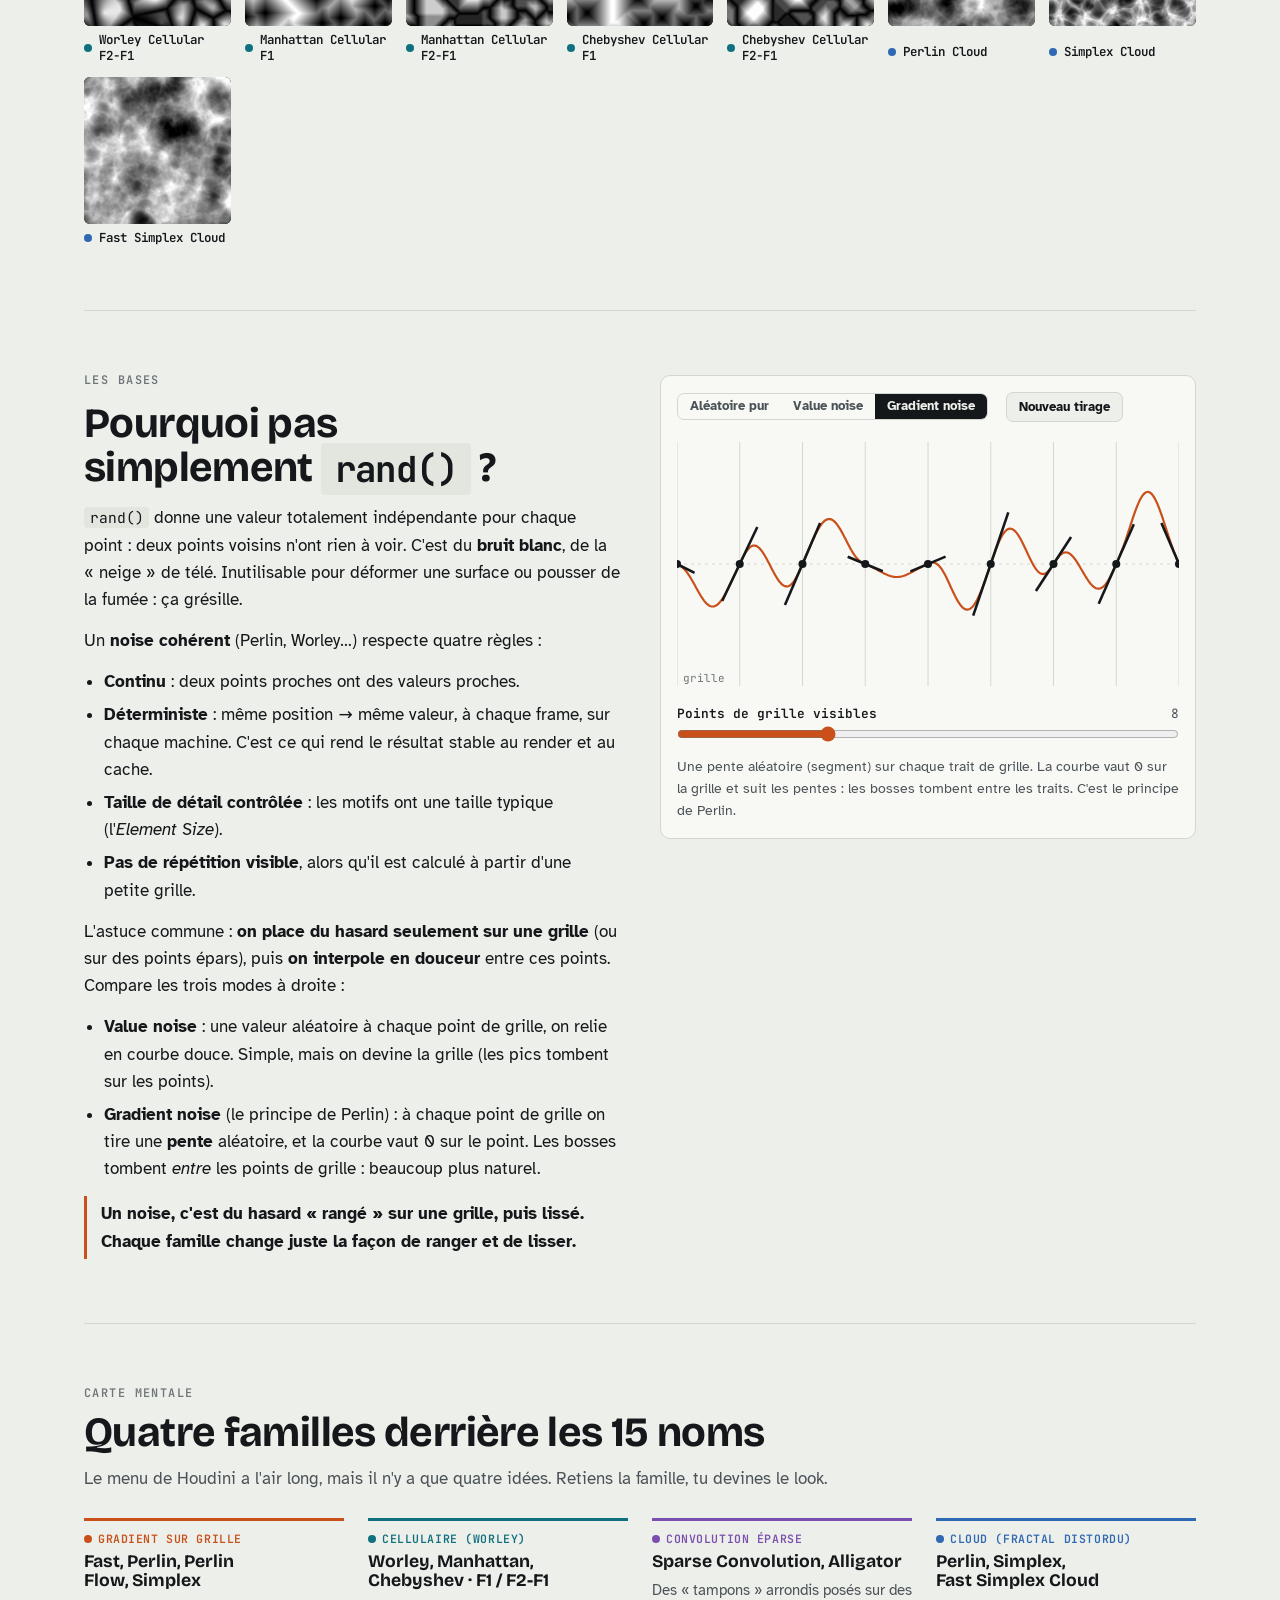
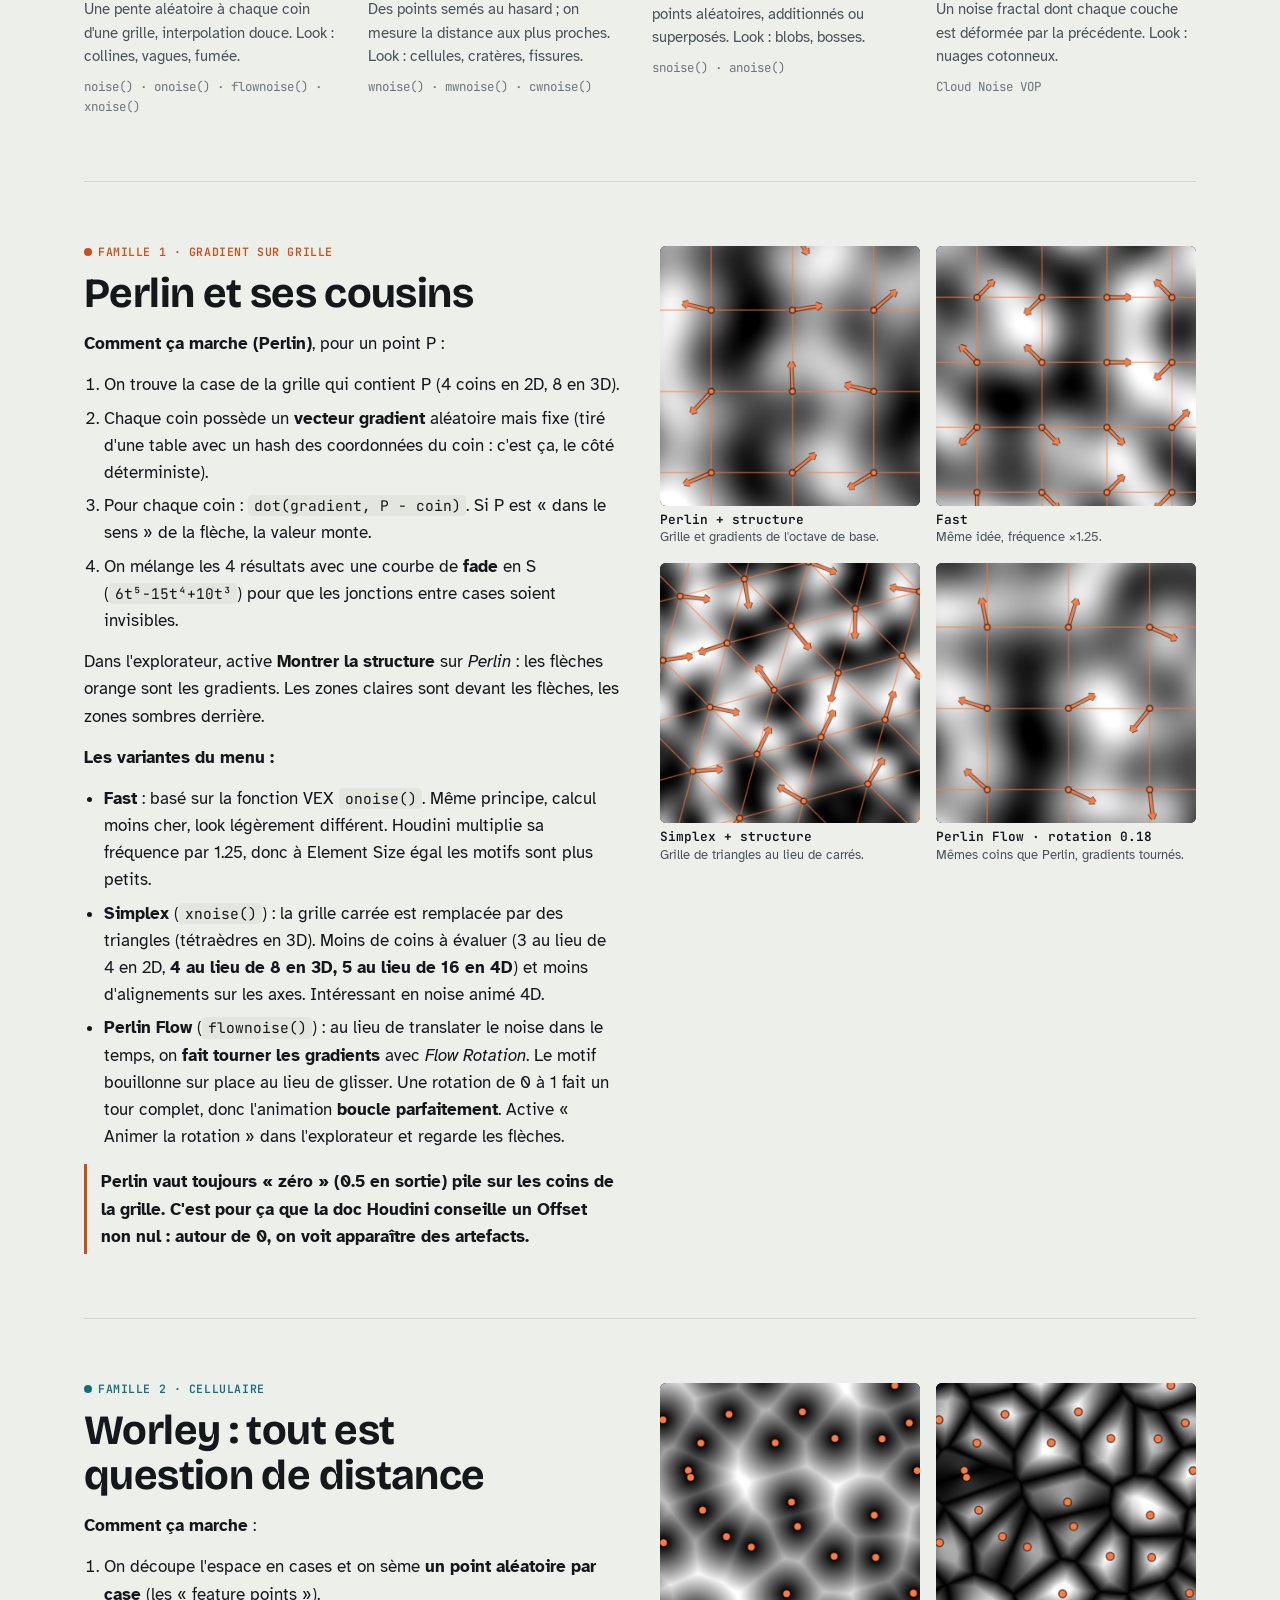
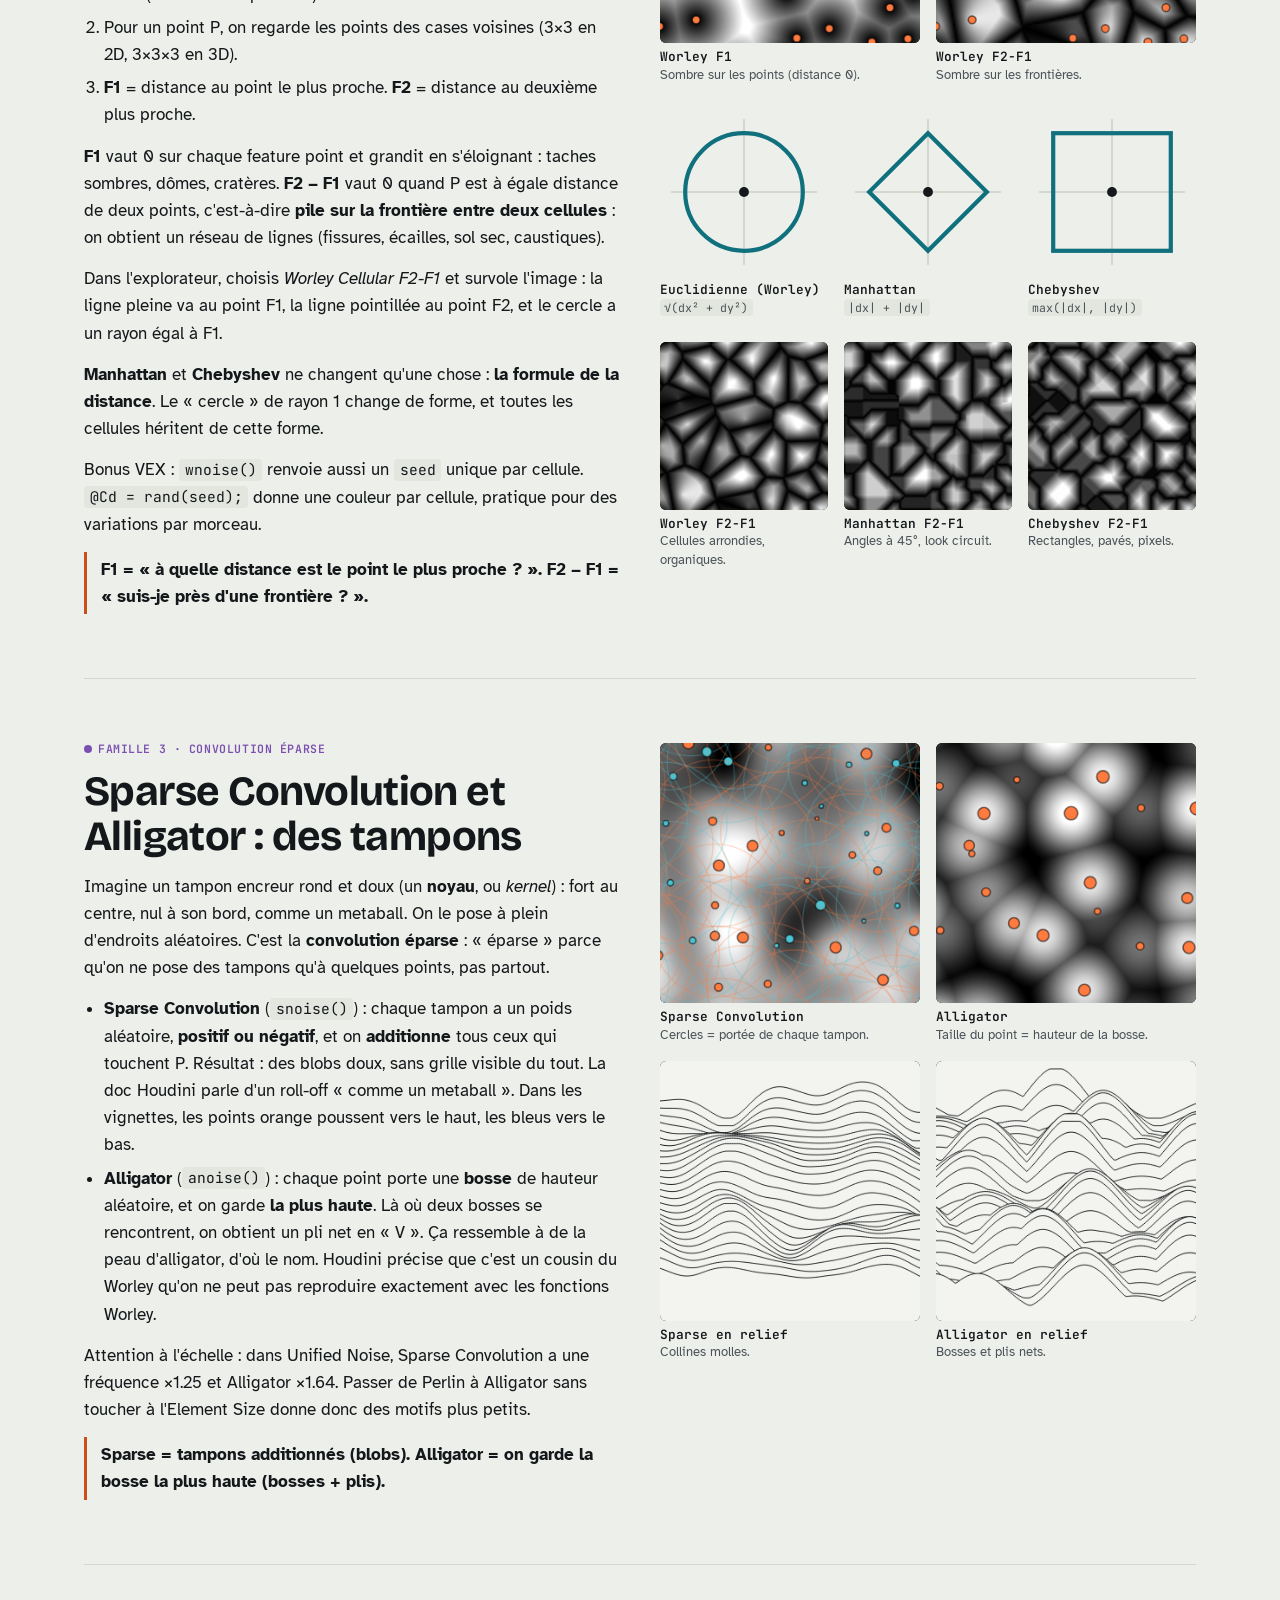
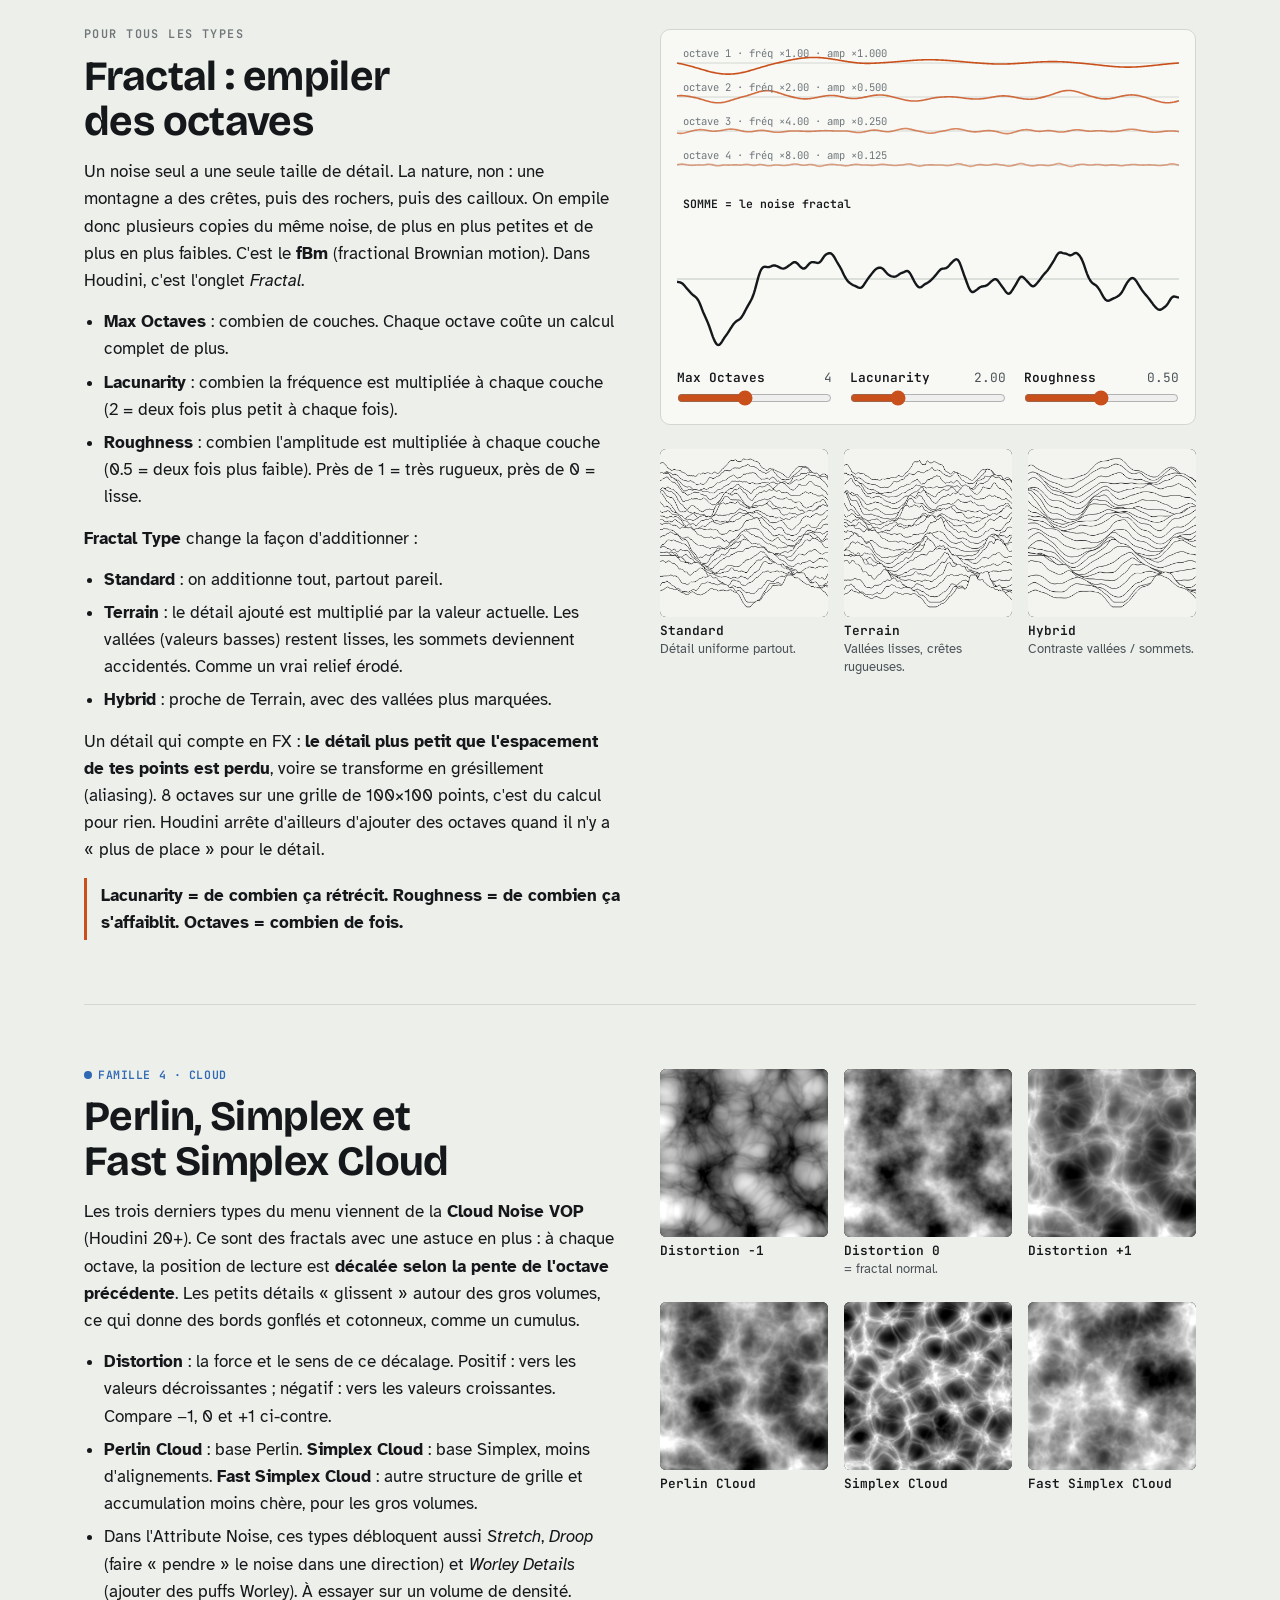
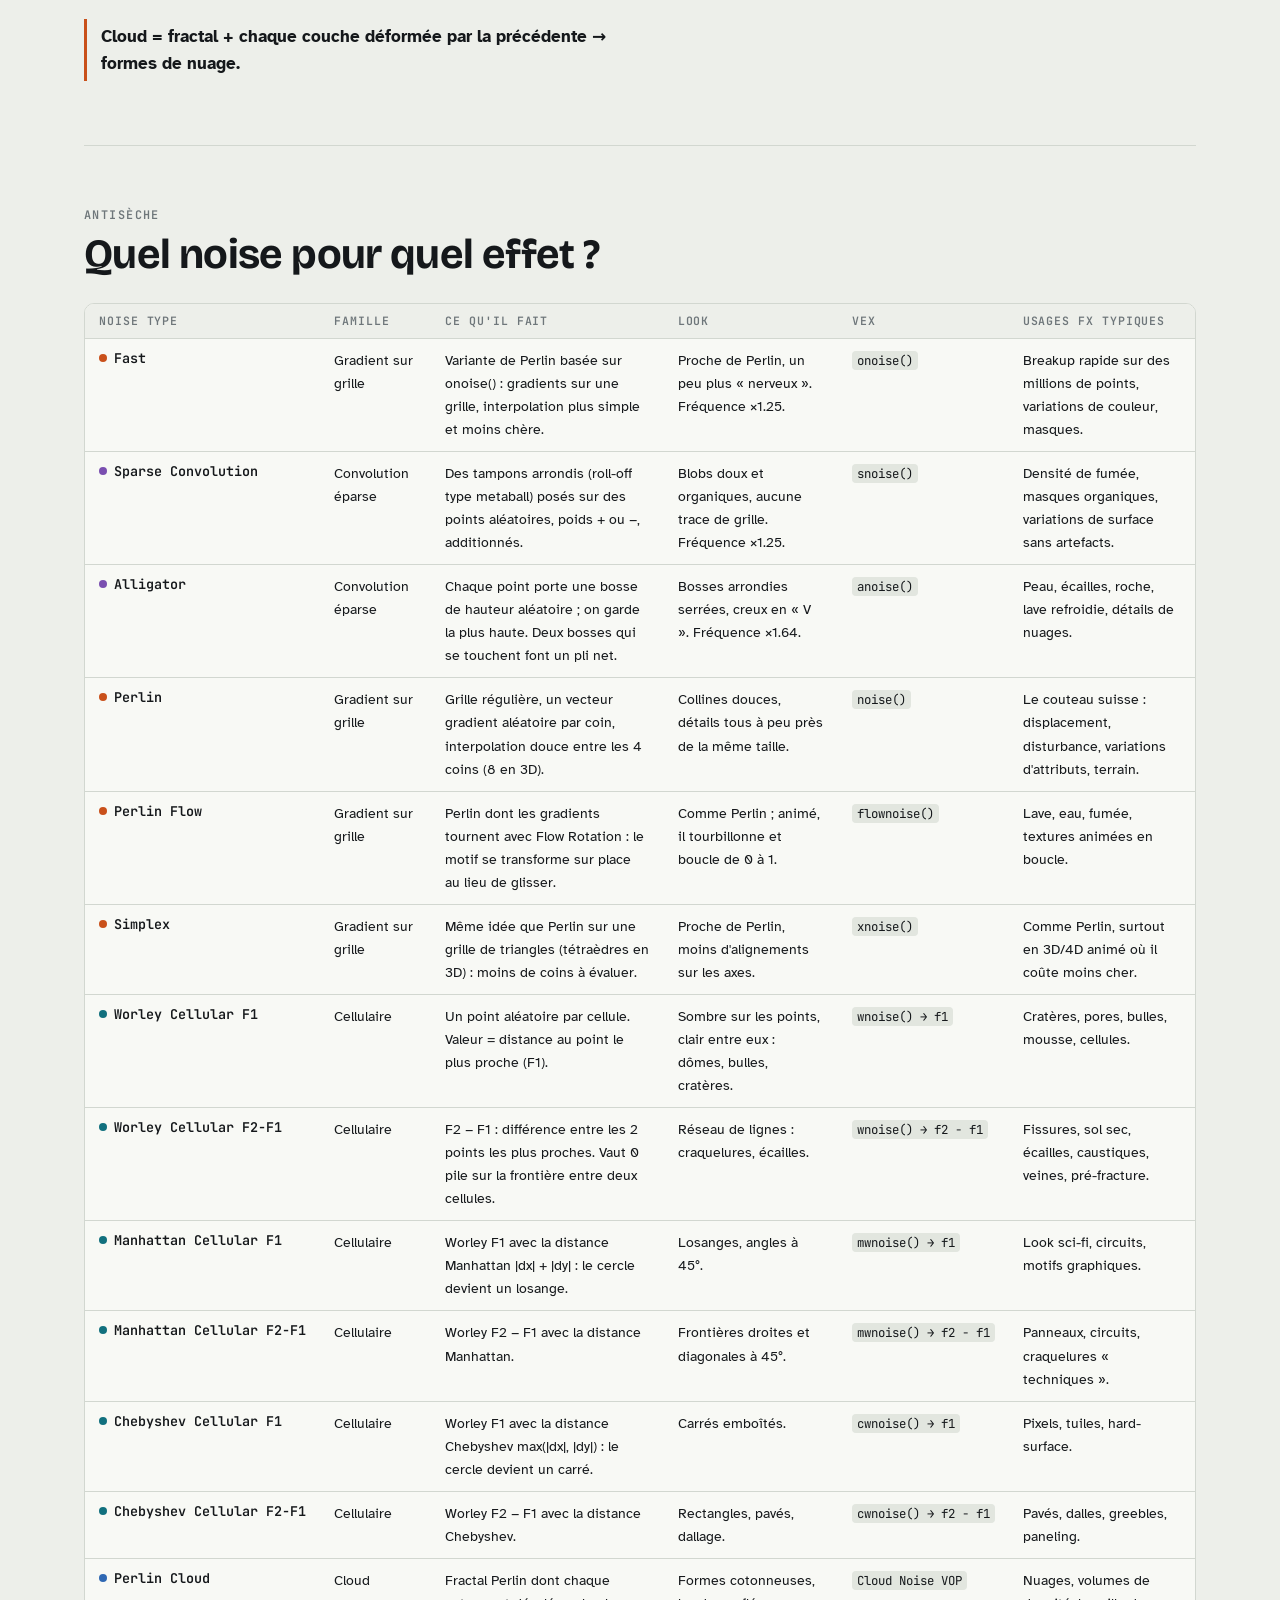
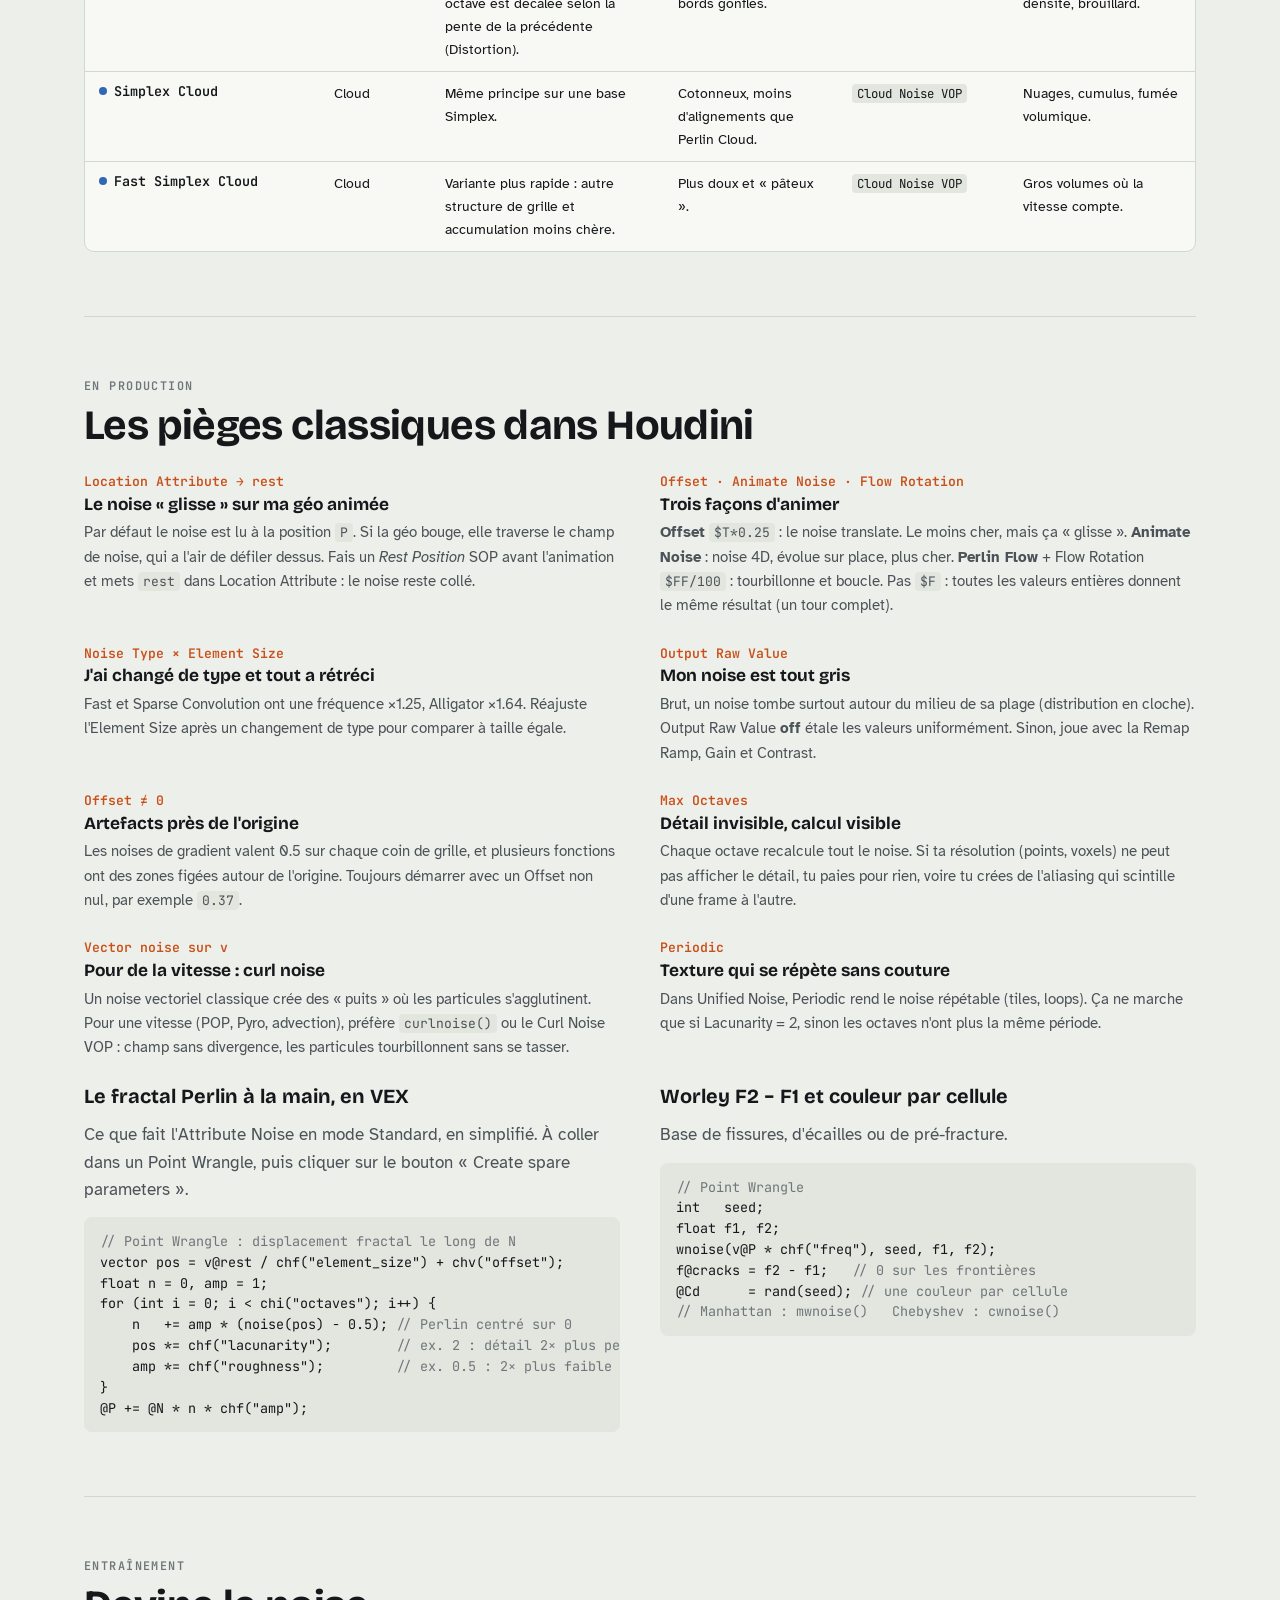
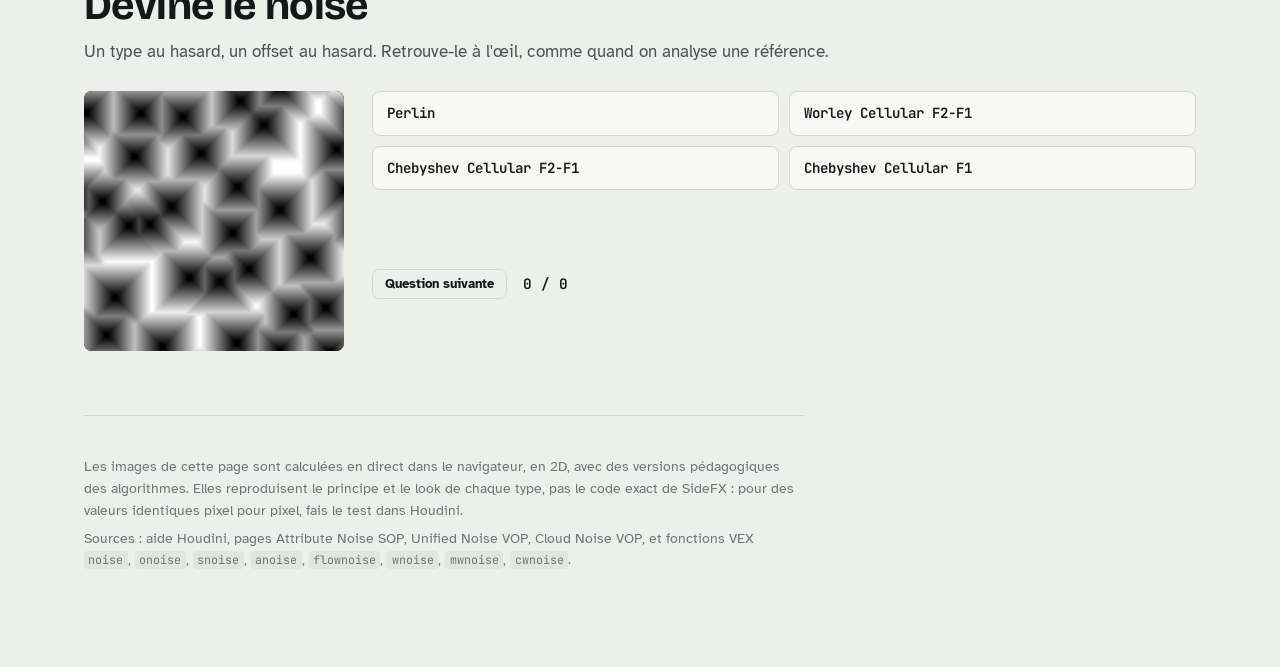
<file: noise/index.html>
<!doctype html>
<html lang="fr">
<head>
<meta charset="utf-8">
<meta name="viewport" content="width=device-width, initial-scale=1, viewport-fit=cover">
<meta name="description" content="Cours interactif : les 15 types de noise de Houdini expliqués pour les étudiants FX.">
<style>html{color-scheme:light}body{margin:0}img{max-width:100%}[hidden]{display:none!important}</style>
<title>Atlas des noises</title>
<link rel="preconnect" href="https://fonts.googleapis.com">
<link rel="preconnect" href="https://fonts.gstatic.com" crossorigin>
<link rel="stylesheet" href="https://fonts.googleapis.com/css2?family=Atkinson+Hyperlegible:ital,wght@0,400;0,700;1,400&family=Bricolage+Grotesque:opsz,wght@12..96,500;12..96,700;12..96,800&family=JetBrains+Mono:wght@400;600&display=swap">
<style>
:root{
  --bg:#EDEFEA; --surface:#F8F9F5; --stage:#F3F4EF; --ink:#15181B; --ink-2:#4B5358; --ink-3:#6E767A;
  --line:#D2D7D0; --accent:#C9501A; --accent-soft:#F6DCCD; --code:#E2E6DF;
  --f-lattice:#C9501A; --f-cell:#11707E; --f-conv:#7A4FB0; --f-cloud:#2F68B3;
  --ok:#2E7D4F; --bad:#B3261E;
  --hou-bg:#2F3033; --hou-ink:#D4D4D2; --hou-hover:#3E4044; --hou-line:#232426;
  --display:"Bricolage Grotesque", "Segoe UI", system-ui, sans-serif;
  --body:"Atkinson Hyperlegible", "Segoe UI", system-ui, sans-serif;
  --mono:"JetBrains Mono", ui-monospace, "Cascadia Mono", Consolas, monospace;
}
@media (prefers-color-scheme: dark){
  :root:not([data-theme="light"]){
    color-scheme:dark;
    --bg:#101315; --surface:#181C1F; --stage:#14181A; --ink:#E5E8E3; --ink-2:#A6AEAA; --ink-3:#7F8884;
    --line:#2B3236; --accent:#FF7B3F; --accent-soft:#3A2418; --code:#1E2427;
    --f-lattice:#FF7B3F; --f-cell:#3DB7C7; --f-conv:#B38CEB; --f-cloud:#78A7EC;
    --ok:#5BC286; --bad:#FF7A70;
  }
}
:root[data-theme="dark"]{
  color-scheme:dark;
  --bg:#101315; --surface:#181C1F; --stage:#14181A; --ink:#E5E8E3; --ink-2:#A6AEAA; --ink-3:#7F8884;
  --line:#2B3236; --accent:#FF7B3F; --accent-soft:#3A2418; --code:#1E2427;
  --f-lattice:#FF7B3F; --f-cell:#3DB7C7; --f-conv:#B38CEB; --f-cloud:#78A7EC;
  --ok:#5BC286; --bad:#FF7A70;
}
*{box-sizing:border-box}
body{background:var(--bg);color:var(--ink);font:17px/1.6 var(--body);-webkit-font-smoothing:antialiased}
.wrap{max-width:1200px;margin:0 auto;padding-inline:clamp(16px,4vw,44px);padding-block:36px 96px}
h1,h2,h3{font-family:var(--display);text-wrap:balance;line-height:1.08;margin:0}
h1{font-size:clamp(2.6rem,6vw,4.4rem);font-weight:800;letter-spacing:-.02em}
h2{font-size:clamp(1.8rem,3.4vw,2.6rem);font-weight:700;letter-spacing:-.015em}
h3{font-size:1.25rem;font-weight:700}
p{margin:0}
code,.mono{font-family:var(--mono);font-size:.86em}
code{background:var(--code);padding:.08em .38em;border-radius:4px}
a{color:var(--accent)}
.eyebrow{font:600 .74rem/1 var(--mono);letter-spacing:.12em;text-transform:uppercase;color:var(--ink-3)}
.lead{font-size:1.14rem;color:var(--ink-2);max-width:62ch}
.muted{color:var(--ink-2)}
.small{font-size:.86rem}
button{font:inherit;color:inherit}
:focus-visible{outline:2px solid var(--accent);outline-offset:2px}

/* ---------- hero ---------- */
.hero{display:grid;gap:14px;padding-bottom:28px}
.hero .lead strong{color:var(--ink)}

/* ---------- explorer ---------- */
.explorer{display:grid;grid-template-columns:220px minmax(0,1fr) 280px;gap:18px;background:var(--surface);border:1px solid var(--line);border-radius:12px;padding:16px}
.hmenu{background:var(--hou-bg);border:1px solid var(--hou-line);border-radius:6px;padding:6px 0;align-self:start;display:flex;flex-direction:column}
.hmenu .hm-title{font:600 .7rem/1 var(--mono);color:#9A9C9F;letter-spacing:.1em;text-transform:uppercase;padding:8px 12px 8px}
.hmenu button{all:unset;cursor:pointer;display:flex;align-items:center;gap:9px;padding:5px 12px;color:var(--hou-ink);font:400 .9rem/1.35 var(--body)}
.hmenu button:hover{background:var(--hou-hover)}
.hmenu button[aria-pressed="true"]{background:#4A4C51;color:#fff;box-shadow:inset 3px 0 0 #F29A2E}
.hmenu button:focus-visible{outline:2px solid #F29A2E;outline-offset:-2px}
.dot{width:8px;height:8px;border-radius:50%;flex:none;background:var(--c)}
[data-fam="lattice"]{--c:var(--f-lattice)} [data-fam="cell"]{--c:var(--f-cell)} [data-fam="conv"]{--c:var(--f-conv)} [data-fam="cloud"]{--c:var(--f-cloud)}
.hmenu [data-fam="lattice"]{--c:#FF8A4C} .hmenu [data-fam="cell"]{--c:#4CC3D2} .hmenu [data-fam="conv"]{--c:#BC98F0} .hmenu [data-fam="cloud"]{--c:#86B2F2}

.viewcol{display:flex;flex-direction:column;gap:10px;min-width:0}
.stage{position:relative;width:100%;aspect-ratio:1/1;background:#000;border-radius:6px;overflow:hidden}
.stage canvas{position:absolute;inset:0;width:100%;height:100%;display:block}
#cv-ov{cursor:crosshair;touch-action:none}
.probe{font:400 .8rem/1.4 var(--mono);color:var(--ink-2);min-height:1.4em;font-variant-numeric:tabular-nums}
.profile-wrap{display:grid;gap:4px}
.profile-wrap canvas{width:100%;height:96px;display:block;background:var(--stage);border-radius:6px;border:1px solid var(--line)}
.caption-row{display:flex;justify-content:space-between;gap:12px;flex-wrap:wrap}

.params{display:flex;flex-direction:column;gap:14px;min-width:0}
.info{display:grid;gap:6px;padding-bottom:12px;border-bottom:1px solid var(--line)}
.info h3{font-size:1.35rem}
.chip{display:inline-flex;align-items:center;gap:6px;font:600 .72rem/1 var(--mono);letter-spacing:.05em;text-transform:uppercase;color:var(--c)}
.info p{font-size:.92rem;color:var(--ink-2);line-height:1.5}
.prm{display:grid;gap:3px}
.prm label,.prm .lbl{display:flex;justify-content:space-between;gap:8px;font:600 .8rem/1.2 var(--mono)}
.prm label span:last-child,.prm output{font-weight:400;color:var(--ink-2);font-variant-numeric:tabular-nums}
.prm .hint{font-size:.78rem;color:var(--ink-3);line-height:1.35}
.prm[hidden]{display:none!important}
input[type=range]{width:100%;accent-color:var(--accent);margin:2px 0}
select{font:400 .88rem var(--body);padding:5px 8px;border-radius:6px;border:1px solid var(--line);background:var(--bg);color:var(--ink);width:100%}
.checks{display:flex;flex-wrap:wrap;gap:6px 14px;font-size:.88rem}
.checks label{display:inline-flex;gap:6px;align-items:center;cursor:pointer}
.checks input{accent-color:var(--accent)}
.seg{display:inline-flex;border:1px solid var(--line);border-radius:7px;overflow:hidden}
.seg button{all:unset;cursor:pointer;padding:6px 12px;font:600 .8rem/1 var(--body);color:var(--ink-2)}
.seg button[aria-pressed="true"]{background:var(--ink);color:var(--bg)}
.seg button:focus-visible{outline:2px solid var(--accent);outline-offset:-2px}
.group-title{font:600 .7rem/1 var(--mono);letter-spacing:.1em;text-transform:uppercase;color:var(--ink-3);margin-top:4px}
.btn{cursor:pointer;border:1px solid var(--line);background:var(--bg);border-radius:7px;padding:6px 12px;font:600 .82rem var(--body)}
.btn:hover{border-color:var(--ink-3)}

@media (max-width:1020px){
  .explorer{grid-template-columns:minmax(0,1fr) 260px}
  .hmenu{grid-column:1/-1;flex-direction:row;flex-wrap:wrap;padding:6px}
  .hmenu .hm-title{width:100%}
  .hmenu button{border-radius:4px}
}
@media (max-width:700px){
  .explorer{grid-template-columns:minmax(0,1fr);padding:12px}
}

/* ---------- sections ---------- */
section.sec{padding-block:64px;border-top:1px solid var(--line);display:grid;gap:26px}
.sec-head{display:grid;gap:10px;max-width:68ch}
.cols{display:grid;grid-template-columns:minmax(0,1fr) minmax(0,1fr);gap:40px;align-items:start}
@media (max-width:900px){.cols{grid-template-columns:minmax(0,1fr)}}
.prose{display:grid;gap:14px;max-width:64ch}
.prose ul,.prose ol{margin:0;padding-left:1.2em;display:grid;gap:6px}
.keep{border-left:3px solid var(--accent);padding:4px 0 4px 14px;font-weight:700}
.figs{display:grid;grid-template-columns:repeat(auto-fill,minmax(150px,1fr));gap:16px}
.figs.three{grid-template-columns:repeat(3,minmax(0,1fr))}
.figs.two{grid-template-columns:repeat(2,minmax(0,1fr))}
@media (max-width:520px){.figs.three{grid-template-columns:repeat(2,minmax(0,1fr))}}
figure{margin:0;display:grid;gap:6px;align-content:start}
figure canvas.th{width:100%;aspect-ratio:1/1;display:block;border-radius:6px;background:#000}
figcaption{font-size:.84rem;color:var(--ink-2);line-height:1.4}
figcaption b{font:600 .8rem/1.3 var(--mono);color:var(--ink);display:block}
.demo{background:var(--surface);border:1px solid var(--line);border-radius:10px;padding:16px;display:grid;gap:12px}
.demo canvas{width:100%;display:block}
.demo-bar{display:flex;flex-wrap:wrap;gap:10px 18px;align-items:center}
.demo-bar .prm{min-width:150px;flex:1}

.fams{display:grid;grid-template-columns:repeat(4,minmax(0,1fr));gap:24px}
@media (max-width:900px){.fams{grid-template-columns:repeat(2,minmax(0,1fr))}}
@media (max-width:520px){.fams{grid-template-columns:minmax(0,1fr)}}
.fam{display:grid;gap:8px;align-content:start;padding-top:12px;border-top:3px solid var(--c)}
.fam h3{font-size:1.1rem}
.fam p{font-size:.92rem;color:var(--ink-2)}
.fam .mono{color:var(--ink-3);font-size:.78rem}

.gallery{display:grid;grid-template-columns:repeat(auto-fill,minmax(140px,1fr));gap:14px}
.gallery button{all:unset;cursor:pointer;display:grid;gap:6px;border-radius:8px;padding:6px;margin:-6px}
.gallery button:hover{background:var(--surface)}
.gallery button:focus-visible{outline:2px solid var(--accent)}
.gallery canvas{width:100%;aspect-ratio:1/1;display:block;border-radius:6px;background:#000}
.gallery .gname{display:flex;align-items:center;gap:7px;font:600 .78rem/1.25 var(--mono)}

.metric-shapes{display:grid;grid-template-columns:repeat(3,minmax(0,1fr));gap:16px}
.metric-shapes svg{width:100%;height:auto;display:block}

.table-wrap{overflow-x:auto;border:1px solid var(--line);border-radius:10px;background:var(--surface)}
table{border-collapse:collapse;width:100%;min-width:860px;font-size:.9rem}
th,td{text-align:left;padding:10px 14px;border-bottom:1px solid var(--line);vertical-align:top}
th{font:600 .72rem/1.2 var(--mono);letter-spacing:.08em;text-transform:uppercase;color:var(--ink-3);background:var(--bg);position:sticky;top:0}
tr:last-child td{border-bottom:0}
td.tn{font:600 .84rem/1.35 var(--mono);white-space:nowrap}
td.tn .dot{display:inline-block;margin-right:7px;vertical-align:1px}
td code{white-space:nowrap}

.tips{display:grid;grid-template-columns:repeat(2,minmax(0,1fr));gap:28px 40px}
@media (max-width:820px){.tips{grid-template-columns:minmax(0,1fr)}}
.tip{display:grid;gap:6px;align-content:start}
.tip .pname{font:600 .82rem/1.2 var(--mono);color:var(--accent)}
.tip h3{font-size:1.08rem}
.tip p{font-size:.95rem;color:var(--ink-2)}
pre{margin:0;background:var(--code);border-radius:8px;padding:14px 16px;overflow-x:auto;font:400 .84rem/1.55 var(--mono)}
pre .c{color:var(--ink-3)}

.quiz{display:grid;grid-template-columns:260px minmax(0,1fr);gap:28px;align-items:start}
@media (max-width:640px){.quiz{grid-template-columns:minmax(0,1fr)}}
.quiz canvas{width:100%;aspect-ratio:1/1;border-radius:8px;display:block;background:#000}
.qopts{display:grid;grid-template-columns:repeat(2,minmax(0,1fr));gap:10px}
@media (max-width:420px){.qopts{grid-template-columns:minmax(0,1fr)}}
.qopts button{cursor:pointer;text-align:left;border:1px solid var(--line);background:var(--surface);border-radius:8px;padding:12px 14px;font:600 .88rem/1.3 var(--mono)}
.qopts button:hover:not(:disabled){border-color:var(--ink-3)}
.qopts button.right{border-color:var(--ok);color:var(--ok);background:color-mix(in srgb,var(--ok) 10%,var(--surface))}
.qopts button.wrong{border-color:var(--bad);color:var(--bad)}
.qopts button:disabled{cursor:default}
.qfeed{min-height:3em;color:var(--ink-2)}
.score{font:600 .9rem var(--mono);font-variant-numeric:tabular-nums}
.crumb{display:flex;flex-wrap:wrap;gap:8px;align-items:center;font:600 .78rem/1.2 var(--mono);color:var(--ink-3)}
.crumb a{color:var(--ink-2);text-decoration:none}
.crumb a:hover{color:var(--accent);text-decoration:underline}
footer{padding-top:40px;border-top:1px solid var(--line);color:var(--ink-3);font-size:.85rem;display:grid;gap:6px;max-width:80ch}
</style>

</head>
<body>
<div class="wrap">

<header class="hero">
  <nav class="crumb" aria-label="Fil d'Ariane"><a href="/">Wiki 3D</a><span aria-hidden="true">/</span><span>Atlas des noises</span></nav>
  <span class="eyebrow">Cours FX · 3<sup>e</sup> année · Houdini</span>
  <h1>Atlas des noises</h1>
  <p class="lead">Les 15 types du menu <strong>Noise Type</strong> de l'Attribute Noise SOP (et de la Unified Noise VOP), expliqués et manipulables en direct. Choisis un type dans le menu, active <strong>Montrer la structure</strong> pour voir ce que l'algorithme « voit », et survole l'image pour sonder les valeurs.</p>
</header>

<!-- ================= EXPLORER ================= -->
<div class="explorer" id="explorer">
  <nav class="hmenu" id="nmenu" aria-label="Noise Type">
    <div class="hm-title">Noise Type</div>
  </nav>

  <div class="viewcol">
    <div class="stage" id="stage">
      <canvas id="cv-main" aria-hidden="true"></canvas>
      <canvas id="cv-ov" role="img" aria-label="Aperçu du noise sélectionné"></canvas>
    </div>
    <div class="caption-row">
      <span class="probe" id="probe">Survole l'image pour lire la valeur du noise.</span>
      <span class="probe" id="structnote"></span>
    </div>
    <div class="profile-wrap">
      <div class="caption-row"><span class="eyebrow">Coupe 1D le long de la ligne pointillée</span><span class="eyebrow">0 → 1</span></div>
      <canvas id="cv-prof" aria-label="Profil 1D du noise"></canvas>
    </div>
  </div>

  <div class="params">
    <div class="info" id="info"></div>

    <div class="prm">
      <span class="lbl">Affichage</span>
      <div class="seg" id="viewseg">
        <button type="button" data-v="image" aria-pressed="true">Image</button>
        <button type="button" data-v="relief" aria-pressed="false">Relief</button>
      </div>
    </div>
    <div class="checks">
      <label><input type="checkbox" id="p-struct" checked> Montrer la structure</label>
      <label><input type="checkbox" id="p-comp"> Complement (1 − x)</label>
    </div>

    <div class="group-title">Noise Pattern</div>
    <div class="prm">
      <label for="p-es"><span>Element Size</span><span id="o-es">1.00</span></label>
      <input type="range" id="p-es" min="0.25" max="3" step="0.01" value="1">
      <span class="hint">Taille des motifs. Fréquence = 1 / Element Size.</span>
    </div>
    <div class="prm">
      <label for="p-off"><span>Offset</span><span id="o-off">0.37</span></label>
      <input type="range" id="p-off" min="-10" max="10" step="0.01" value="0.37">
      <div class="checks"><label><input type="checkbox" id="p-anim"> Animer (<code>$T*0.25</code>)</label></div>
    </div>
    <div class="prm" id="row-flow" hidden>
      <label for="p-flow"><span>Flow Rotation</span><span id="o-flow">0.00</span></label>
      <input type="range" id="p-flow" min="0" max="1" step="0.005" value="0">
      <div class="checks"><label><input type="checkbox" id="p-animflow"> Animer la rotation</label></div>
    </div>
    <div class="prm" id="row-dist" hidden>
      <label for="p-dist"><span>Distortion</span><span id="o-dist">0.50</span></label>
      <input type="range" id="p-dist" min="-1" max="1" step="0.01" value="0.5">
    </div>

    <div class="group-title">Fractal</div>
    <div class="prm" id="row-frac">
      <label for="p-frac"><span>Fractal Type</span></label>
      <select id="p-frac">
        <option value="none">None</option>
        <option value="standard">Standard</option>
        <option value="terrain">Terrain</option>
        <option value="hybrid">Hybrid</option>
      </select>
      <span class="hint" id="frac-hint"></span>
    </div>
    <div class="prm" id="row-oct">
      <label for="p-oct"><span>Max Octaves</span><span id="o-oct">5</span></label>
      <input type="range" id="p-oct" min="1" max="8" step="1" value="5">
    </div>
    <div class="prm" id="row-lac">
      <label for="p-lac"><span>Lacunarity</span><span id="o-lac">2.00</span></label>
      <input type="range" id="p-lac" min="1.2" max="4" step="0.01" value="2">
    </div>
    <div class="prm" id="row-rough">
      <label for="p-rough"><span>Roughness</span><span id="o-rough">0.50</span></label>
      <input type="range" id="p-rough" min="0" max="1" step="0.01" value="0.5">
    </div>
  </div>
</div>

<!-- ================= GALLERY ================= -->
<section class="sec" id="galerie">
  <div class="sec-head">
    <span class="eyebrow">Vue d'ensemble</span>
    <h2>Les 15 types d'un coup d'œil</h2>
    <p class="muted">Même Element Size, même Offset, pas de fractal : seul l'algorithme change. Clique une vignette pour la charger dans l'explorateur. La couleur de la pastille indique la famille.</p>
  </div>
  <div class="gallery" id="gallery"></div>
</section>

<!-- ================= WHY ================= -->
<section class="sec" id="pourquoi">
  <div class="cols">
    <div class="prose">
      <span class="eyebrow">Les bases</span>
      <h2>Pourquoi pas simplement <code>rand()</code> ?</h2>
      <p><code>rand()</code> donne une valeur totalement indépendante pour chaque point : deux points voisins n'ont rien à voir. C'est du <b>bruit blanc</b>, de la « neige » de télé. Inutilisable pour déformer une surface ou pousser de la fumée : ça grésille.</p>
      <p>Un <b>noise cohérent</b> (Perlin, Worley…) respecte quatre règles :</p>
      <ul>
        <li><b>Continu</b> : deux points proches ont des valeurs proches.</li>
        <li><b>Déterministe</b> : même position → même valeur, à chaque frame, sur chaque machine. C'est ce qui rend le résultat stable au render et au cache.</li>
        <li><b>Taille de détail contrôlée</b> : les motifs ont une taille typique (l'<i>Element Size</i>).</li>
        <li><b>Pas de répétition visible</b>, alors qu'il est calculé à partir d'une petite grille.</li>
      </ul>
      <p>L'astuce commune : <b>on place du hasard seulement sur une grille</b> (ou sur des points épars), puis <b>on interpole en douceur</b> entre ces points. Compare les trois modes à droite :</p>
      <ul>
        <li><b>Value noise</b> : une valeur aléatoire à chaque point de grille, on relie en courbe douce. Simple, mais on devine la grille (les pics tombent sur les points).</li>
        <li><b>Gradient noise</b> (le principe de Perlin) : à chaque point de grille on tire une <b>pente</b> aléatoire, et la courbe vaut 0 sur le point. Les bosses tombent <i>entre</i> les points de grille : beaucoup plus naturel.</li>
      </ul>
      <p class="keep">Un noise, c'est du hasard « rangé » sur une grille, puis lissé. Chaque famille change juste la façon de ranger et de lisser.</p>
    </div>
    <div class="demo">
      <div class="demo-bar">
        <div class="seg" id="introseg" role="group" aria-label="Type de bruit 1D">
          <button type="button" data-m="white" aria-pressed="false">Aléatoire pur</button>
          <button type="button" data-m="value" aria-pressed="false">Value noise</button>
          <button type="button" data-m="grad" aria-pressed="true">Gradient noise</button>
        </div>
        <button class="btn" type="button" id="in-seed">Nouveau tirage</button>
      </div>
      <canvas id="cv-intro" height="260" aria-label="Comparaison 1D : aléatoire, value noise, gradient noise"></canvas>
      <div class="prm">
        <label for="in-n"><span>Points de grille visibles</span><span id="o-in-n">8</span></label>
        <input type="range" id="in-n" min="3" max="20" step="1" value="8">
      </div>
      <p class="small muted" id="intro-cap"></p>
    </div>
  </div>
</section>

<!-- ================= FAMILIES ================= -->
<section class="sec" id="familles">
  <div class="sec-head">
    <span class="eyebrow">Carte mentale</span>
    <h2>Quatre familles derrière les 15 noms</h2>
    <p class="muted">Le menu de Houdini a l'air long, mais il n'y a que quatre idées. Retiens la famille, tu devines le look.</p>
  </div>
  <div class="fams">
    <div class="fam" data-fam="lattice"><span class="chip"><span class="dot"></span>Gradient sur grille</span><h3>Fast, Perlin, Perlin Flow, Simplex</h3><p>Une pente aléatoire à chaque coin d'une grille, interpolation douce. Look : collines, vagues, fumée.</p><span class="mono">noise() · onoise() · flownoise() · xnoise()</span></div>
    <div class="fam" data-fam="cell"><span class="chip"><span class="dot"></span>Cellulaire (Worley)</span><h3>Worley, Manhattan, Chebyshev · F1 / F2-F1</h3><p>Des points semés au hasard ; on mesure la distance aux plus proches. Look : cellules, cratères, fissures.</p><span class="mono">wnoise() · mwnoise() · cwnoise()</span></div>
    <div class="fam" data-fam="conv"><span class="chip"><span class="dot"></span>Convolution éparse</span><h3>Sparse Convolution, Alligator</h3><p>Des « tampons » arrondis posés sur des points aléatoires, additionnés ou superposés. Look : blobs, bosses.</p><span class="mono">snoise() · anoise()</span></div>
    <div class="fam" data-fam="cloud"><span class="chip"><span class="dot"></span>Cloud (fractal distordu)</span><h3>Perlin, Simplex, Fast Simplex Cloud</h3><p>Un noise fractal dont chaque couche est déformée par la précédente. Look : nuages cotonneux.</p><span class="mono">Cloud Noise VOP</span></div>
  </div>
</section>

<!-- ================= GRADIENT ================= -->
<section class="sec" id="gradient">
  <div class="cols">
    <div class="prose">
      <span class="chip" data-fam="lattice"><span class="dot"></span>Famille 1 · Gradient sur grille</span>
      <h2>Perlin et ses cousins</h2>
      <p><b>Comment ça marche (Perlin)</b>, pour un point P :</p>
      <ol>
        <li>On trouve la case de la grille qui contient P (4 coins en 2D, 8 en 3D).</li>
        <li>Chaque coin possède un <b>vecteur gradient</b> aléatoire mais fixe (tiré d'une table avec un hash des coordonnées du coin : c'est ça, le côté déterministe).</li>
        <li>Pour chaque coin : <code>dot(gradient, P − coin)</code>. Si P est « dans le sens » de la flèche, la valeur monte.</li>
        <li>On mélange les 4 résultats avec une courbe de <b>fade</b> en S (<code>6t⁵−15t⁴+10t³</code>) pour que les jonctions entre cases soient invisibles.</li>
      </ol>
      <p>Dans l'explorateur, active <b>Montrer la structure</b> sur <i>Perlin</i> : les flèches orange sont les gradients. Les zones claires sont devant les flèches, les zones sombres derrière.</p>
      <p><b>Les variantes du menu :</b></p>
      <ul>
        <li><b>Fast</b> : basé sur la fonction VEX <code>onoise()</code>. Même principe, calcul moins cher, look légèrement différent. Houdini multiplie sa fréquence par 1.25, donc à Element Size égal les motifs sont plus petits.</li>
        <li><b>Simplex</b> (<code>xnoise()</code>) : la grille carrée est remplacée par des triangles (tétraèdres en 3D). Moins de coins à évaluer (3 au lieu de 4 en 2D, <b>4 au lieu de 8 en 3D, 5 au lieu de 16 en 4D</b>) et moins d'alignements sur les axes. Intéressant en noise animé 4D.</li>
        <li><b>Perlin Flow</b> (<code>flownoise()</code>) : au lieu de translater le noise dans le temps, on <b>fait tourner les gradients</b> avec <i>Flow Rotation</i>. Le motif bouillonne sur place au lieu de glisser. Une rotation de 0 à 1 fait un tour complet, donc l'animation <b>boucle parfaitement</b>. Active « Animer la rotation » dans l'explorateur et regarde les flèches.</li>
      </ul>
      <p class="keep">Perlin vaut toujours « zéro » (0.5 en sortie) pile sur les coins de la grille. C'est pour ça que la doc Houdini conseille un Offset non nul : autour de 0, on voit apparaître des artefacts.</p>
    </div>
    <div class="figs two">
      <figure><canvas class="th" data-cfg='{"type":"perlin","struct":1,"span":3.2}'></canvas><figcaption><b>Perlin + structure</b>Grille et gradients de l'octave de base.</figcaption></figure>
      <figure><canvas class="th" data-cfg='{"type":"fast","struct":1,"span":3.2}'></canvas><figcaption><b>Fast</b>Même idée, fréquence ×1.25.</figcaption></figure>
      <figure><canvas class="th" data-cfg='{"type":"simplex","struct":1,"span":3.2}'></canvas><figcaption><b>Simplex + structure</b>Grille de triangles au lieu de carrés.</figcaption></figure>
      <figure><canvas class="th" data-cfg='{"type":"flow","struct":1,"span":3.2,"flow":0.18}'></canvas><figcaption><b>Perlin Flow · rotation 0.18</b>Mêmes coins que Perlin, gradients tournés.</figcaption></figure>
    </div>
  </div>
</section>

<!-- ================= CELLULAR ================= -->
<section class="sec" id="cellulaire">
  <div class="cols">
    <div class="prose">
      <span class="chip" data-fam="cell"><span class="dot"></span>Famille 2 · Cellulaire</span>
      <h2>Worley : tout est question de distance</h2>
      <p><b>Comment ça marche</b> :</p>
      <ol>
        <li>On découpe l'espace en cases et on sème <b>un point aléatoire par case</b> (les « feature points »).</li>
        <li>Pour un point P, on regarde les points des cases voisines (3×3 en 2D, 3×3×3 en 3D).</li>
        <li><b>F1</b> = distance au point le plus proche. <b>F2</b> = distance au deuxième plus proche.</li>
      </ol>
      <p><b>F1</b> vaut 0 sur chaque feature point et grandit en s'éloignant : taches sombres, dômes, cratères. <b>F2 − F1</b> vaut 0 quand P est à égale distance de deux points, c'est-à-dire <b>pile sur la frontière entre deux cellules</b> : on obtient un réseau de lignes (fissures, écailles, sol sec, caustiques).</p>
      <p>Dans l'explorateur, choisis <i>Worley Cellular F2-F1</i> et survole l'image : la ligne pleine va au point F1, la ligne pointillée au point F2, et le cercle a un rayon égal à F1.</p>
      <p><b>Manhattan</b> et <b>Chebyshev</b> ne changent qu'une chose : <b>la formule de la distance</b>. Le « cercle » de rayon 1 change de forme, et toutes les cellules héritent de cette forme.</p>
      <p>Bonus VEX : <code>wnoise()</code> renvoie aussi un <code>seed</code> unique par cellule. <code>@Cd = rand(seed);</code> donne une couleur par cellule, pratique pour des variations par morceau.</p>
      <p class="keep">F1 = « à quelle distance est le point le plus proche ? ». F2 − F1 = « suis-je près d'une frontière ? ».</p>
    </div>
    <div style="display:grid;gap:24px">
      <div class="figs two">
        <figure><canvas class="th" data-cfg='{"type":"wf1","struct":1}'></canvas><figcaption><b>Worley F1</b>Sombre sur les points (distance 0).</figcaption></figure>
        <figure><canvas class="th" data-cfg='{"type":"wf21","struct":1}'></canvas><figcaption><b>Worley F2-F1</b>Sombre sur les frontières.</figcaption></figure>
      </div>
      <div class="metric-shapes" aria-label="Forme du cercle unité selon la distance">
        <figure>
          <svg viewBox="0 0 120 120" role="img" aria-label="Cercle euclidien"><line x1="60" y1="8" x2="60" y2="112" stroke="var(--line)" stroke-width="1.5"/><line x1="8" y1="60" x2="112" y2="60" stroke="var(--line)" stroke-width="1.5"/><circle cx="60" cy="60" r="42" fill="none" stroke="var(--f-cell)" stroke-width="3"/><circle cx="60" cy="60" r="3.5" fill="var(--ink)"/></svg>
          <figcaption><b>Euclidienne (Worley)</b><code>√(dx² + dy²)</code></figcaption>
        </figure>
        <figure>
          <svg viewBox="0 0 120 120" role="img" aria-label="Losange de Manhattan"><line x1="60" y1="8" x2="60" y2="112" stroke="var(--line)" stroke-width="1.5"/><line x1="8" y1="60" x2="112" y2="60" stroke="var(--line)" stroke-width="1.5"/><polygon points="60,18 102,60 60,102 18,60" fill="none" stroke="var(--f-cell)" stroke-width="3"/><circle cx="60" cy="60" r="3.5" fill="var(--ink)"/></svg>
          <figcaption><b>Manhattan</b><code>|dx| + |dy|</code></figcaption>
        </figure>
        <figure>
          <svg viewBox="0 0 120 120" role="img" aria-label="Carré de Chebyshev"><line x1="60" y1="8" x2="60" y2="112" stroke="var(--line)" stroke-width="1.5"/><line x1="8" y1="60" x2="112" y2="60" stroke="var(--line)" stroke-width="1.5"/><rect x="18" y="18" width="84" height="84" fill="none" stroke="var(--f-cell)" stroke-width="3"/><circle cx="60" cy="60" r="3.5" fill="var(--ink)"/></svg>
          <figcaption><b>Chebyshev</b><code>max(|dx|, |dy|)</code></figcaption>
        </figure>
      </div>
      <div class="figs three">
        <figure><canvas class="th" data-cfg='{"type":"wf21"}'></canvas><figcaption><b>Worley F2-F1</b>Cellules arrondies, organiques.</figcaption></figure>
        <figure><canvas class="th" data-cfg='{"type":"mf21"}'></canvas><figcaption><b>Manhattan F2-F1</b>Angles à 45°, look circuit.</figcaption></figure>
        <figure><canvas class="th" data-cfg='{"type":"cf21"}'></canvas><figcaption><b>Chebyshev F2-F1</b>Rectangles, pavés, pixels.</figcaption></figure>
      </div>
    </div>
  </div>
</section>

<!-- ================= CONVOLUTION ================= -->
<section class="sec" id="convolution">
  <div class="cols">
    <div class="prose">
      <span class="chip" data-fam="conv"><span class="dot"></span>Famille 3 · Convolution éparse</span>
      <h2>Sparse Convolution et Alligator : des tampons</h2>
      <p>Imagine un tampon encreur rond et doux (un <b>noyau</b>, ou <i>kernel</i>) : fort au centre, nul à son bord, comme un metaball. On le pose à plein d'endroits aléatoires. C'est la <b>convolution éparse</b> : « éparse » parce qu'on ne pose des tampons qu'à quelques points, pas partout.</p>
      <ul>
        <li><b>Sparse Convolution</b> (<code>snoise()</code>) : chaque tampon a un poids aléatoire, <b>positif ou négatif</b>, et on <b>additionne</b> tous ceux qui touchent P. Résultat : des blobs doux, sans grille visible du tout. La doc Houdini parle d'un roll-off « comme un metaball ». Dans les vignettes, les points orange poussent vers le haut, les bleus vers le bas.</li>
        <li><b>Alligator</b> (<code>anoise()</code>) : chaque point porte une <b>bosse</b> de hauteur aléatoire, et on garde <b>la plus haute</b>. Là où deux bosses se rencontrent, on obtient un pli net en « V ». Ça ressemble à de la peau d'alligator, d'où le nom. Houdini précise que c'est un cousin du Worley qu'on ne peut pas reproduire exactement avec les fonctions Worley.</li>
      </ul>
      <p>Attention à l'échelle : dans Unified Noise, Sparse Convolution a une fréquence ×1.25 et Alligator ×1.64. Passer de Perlin à Alligator sans toucher à l'Element Size donne donc des motifs plus petits.</p>
      <p class="keep">Sparse = tampons additionnés (blobs). Alligator = on garde la bosse la plus haute (bosses + plis).</p>
    </div>
    <div class="figs two">
      <figure><canvas class="th" data-cfg='{"type":"sparse","struct":1,"span":3.4}'></canvas><figcaption><b>Sparse Convolution</b>Cercles = portée de chaque tampon.</figcaption></figure>
      <figure><canvas class="th" data-cfg='{"type":"alligator","struct":1,"span":2.6}'></canvas><figcaption><b>Alligator</b>Taille du point = hauteur de la bosse.</figcaption></figure>
      <figure><canvas class="th" data-cfg='{"type":"sparse","view":"relief","span":3.4}'></canvas><figcaption><b>Sparse en relief</b>Collines molles.</figcaption></figure>
      <figure><canvas class="th" data-cfg='{"type":"alligator","view":"relief","span":2.6}'></canvas><figcaption><b>Alligator en relief</b>Bosses et plis nets.</figcaption></figure>
    </div>
  </div>
</section>

<!-- ================= FRACTAL ================= -->
<section class="sec" id="fractal">
  <div class="cols">
    <div class="prose">
      <span class="eyebrow">Pour tous les types</span>
      <h2>Fractal : empiler des octaves</h2>
      <p>Un noise seul a une seule taille de détail. La nature, non : une montagne a des crêtes, puis des rochers, puis des cailloux. On empile donc plusieurs copies du même noise, de plus en plus petites et de plus en plus faibles. C'est le <b>fBm</b> (fractional Brownian motion). Dans Houdini, c'est l'onglet <i>Fractal</i>.</p>
      <ul>
        <li><b>Max Octaves</b> : combien de couches. Chaque octave coûte un calcul complet de plus.</li>
        <li><b>Lacunarity</b> : combien la fréquence est multipliée à chaque couche (2 = deux fois plus petit à chaque fois).</li>
        <li><b>Roughness</b> : combien l'amplitude est multipliée à chaque couche (0.5 = deux fois plus faible). Près de 1 = très rugueux, près de 0 = lisse.</li>
      </ul>
      <p><b>Fractal Type</b> change la façon d'additionner :</p>
      <ul>
        <li><b>Standard</b> : on additionne tout, partout pareil.</li>
        <li><b>Terrain</b> : le détail ajouté est multiplié par la valeur actuelle. Les vallées (valeurs basses) restent lisses, les sommets deviennent accidentés. Comme un vrai relief érodé.</li>
        <li><b>Hybrid</b> : proche de Terrain, avec des vallées plus marquées.</li>
      </ul>
      <p>Un détail qui compte en FX : <b>le détail plus petit que l'espacement de tes points est perdu</b>, voire se transforme en grésillement (aliasing). 8 octaves sur une grille de 100×100 points, c'est du calcul pour rien. Houdini arrête d'ailleurs d'ajouter des octaves quand il n'y a « plus de place » pour le détail.</p>
      <p class="keep">Lacunarity = de combien ça rétrécit. Roughness = de combien ça s'affaiblit. Octaves = combien de fois.</p>
    </div>
    <div style="display:grid;gap:24px">
      <div class="demo">
        <canvas id="cv-frac" aria-label="Octaves empilées et leur somme"></canvas>
        <div class="demo-bar">
          <div class="prm"><label for="fo"><span>Max Octaves</span><span id="o-fo">4</span></label><input type="range" id="fo" min="1" max="8" step="1" value="4"></div>
          <div class="prm"><label for="fl"><span>Lacunarity</span><span id="o-fl">2.00</span></label><input type="range" id="fl" min="1.2" max="4" step="0.01" value="2"></div>
          <div class="prm"><label for="fr"><span>Roughness</span><span id="o-fr">0.50</span></label><input type="range" id="fr" min="0" max="1" step="0.01" value="0.5"></div>
        </div>
      </div>
      <div class="figs three">
        <figure><canvas class="th" data-cfg='{"type":"perlin","frac":"standard","oct":6,"view":"relief","span":4}'></canvas><figcaption><b>Standard</b>Détail uniforme partout.</figcaption></figure>
        <figure><canvas class="th" data-cfg='{"type":"perlin","frac":"terrain","oct":6,"view":"relief","span":4}'></canvas><figcaption><b>Terrain</b>Vallées lisses, crêtes rugueuses.</figcaption></figure>
        <figure><canvas class="th" data-cfg='{"type":"perlin","frac":"hybrid","oct":6,"view":"relief","span":4}'></canvas><figcaption><b>Hybrid</b>Contraste vallées / sommets.</figcaption></figure>
      </div>
    </div>
  </div>
</section>

<!-- ================= CLOUD ================= -->
<section class="sec" id="cloud">
  <div class="cols">
    <div class="prose">
      <span class="chip" data-fam="cloud"><span class="dot"></span>Famille 4 · Cloud</span>
      <h2>Perlin, Simplex et Fast Simplex Cloud</h2>
      <p>Les trois derniers types du menu viennent de la <b>Cloud Noise VOP</b> (Houdini 20+). Ce sont des fractals avec une astuce en plus : à chaque octave, la position de lecture est <b>décalée selon la pente de l'octave précédente</b>. Les petits détails « glissent » autour des gros volumes, ce qui donne des bords gonflés et cotonneux, comme un cumulus.</p>
      <ul>
        <li><b>Distortion</b> : la force et le sens de ce décalage. Positif : vers les valeurs décroissantes ; négatif : vers les valeurs croissantes. Compare −1, 0 et +1 ci-contre.</li>
        <li><b>Perlin Cloud</b> : base Perlin. <b>Simplex Cloud</b> : base Simplex, moins d'alignements. <b>Fast Simplex Cloud</b> : autre structure de grille et accumulation moins chère, pour les gros volumes.</li>
        <li>Dans l'Attribute Noise, ces types débloquent aussi <i>Stretch</i>, <i>Droop</i> (faire « pendre » le noise dans une direction) et <i>Worley Details</i> (ajouter des puffs Worley). À essayer sur un volume de densité.</li>
      </ul>
      <p class="keep">Cloud = fractal + chaque couche déformée par la précédente → formes de nuage.</p>
    </div>
    <div style="display:grid;gap:24px">
      <div class="figs three">
        <figure><canvas class="th" data-cfg='{"type":"pcloud","dist":-1,"span":4}'></canvas><figcaption><b>Distortion −1</b></figcaption></figure>
        <figure><canvas class="th" data-cfg='{"type":"pcloud","dist":0,"span":4}'></canvas><figcaption><b>Distortion 0</b>= fractal normal.</figcaption></figure>
        <figure><canvas class="th" data-cfg='{"type":"pcloud","dist":1,"span":4}'></canvas><figcaption><b>Distortion +1</b></figcaption></figure>
      </div>
      <div class="figs three">
        <figure><canvas class="th" data-cfg='{"type":"pcloud","span":4}'></canvas><figcaption><b>Perlin Cloud</b></figcaption></figure>
        <figure><canvas class="th" data-cfg='{"type":"scloud","span":4}'></canvas><figcaption><b>Simplex Cloud</b></figcaption></figure>
        <figure><canvas class="th" data-cfg='{"type":"fscloud","span":4}'></canvas><figcaption><b>Fast Simplex Cloud</b></figcaption></figure>
      </div>
    </div>
  </div>
</section>

<!-- ================= RECAP ================= -->
<section class="sec" id="recap">
  <div class="sec-head">
    <span class="eyebrow">Antisèche</span>
    <h2>Quel noise pour quel effet ?</h2>
  </div>
  <div class="table-wrap">
    <table>
      <thead><tr><th>Noise Type</th><th>Famille</th><th>Ce qu'il fait</th><th>Look</th><th>VEX</th><th>Usages FX typiques</th></tr></thead>
      <tbody id="recap-body"></tbody>
    </table>
  </div>
</section>

<!-- ================= HOUDINI TIPS ================= -->
<section class="sec" id="houdini">
  <div class="sec-head">
    <span class="eyebrow">En production</span>
    <h2>Les pièges classiques dans Houdini</h2>
  </div>
  <div class="tips">
    <div class="tip"><span class="pname">Location Attribute → rest</span><h3>Le noise « glisse » sur ma géo animée</h3><p>Par défaut le noise est lu à la position <code>P</code>. Si la géo bouge, elle traverse le champ de noise, qui a l'air de défiler dessus. Fais un <i>Rest Position</i> SOP avant l'animation et mets <code>rest</code> dans Location Attribute : le noise reste collé.</p></div>
    <div class="tip"><span class="pname">Offset · Animate Noise · Flow Rotation</span><h3>Trois façons d'animer</h3><p><b>Offset</b> <code>$T*0.25</code> : le noise translate. Le moins cher, mais ça « glisse ». <b>Animate Noise</b> : noise 4D, évolue sur place, plus cher. <b>Perlin Flow</b> + Flow Rotation <code>$FF/100</code> : tourbillonne et boucle. Pas <code>$F</code> : toutes les valeurs entières donnent le même résultat (un tour complet).</p></div>
    <div class="tip"><span class="pname">Noise Type × Element Size</span><h3>J'ai changé de type et tout a rétréci</h3><p>Fast et Sparse Convolution ont une fréquence ×1.25, Alligator ×1.64. Réajuste l'Element Size après un changement de type pour comparer à taille égale.</p></div>
    <div class="tip"><span class="pname">Output Raw Value</span><h3>Mon noise est tout gris</h3><p>Brut, un noise tombe surtout autour du milieu de sa plage (distribution en cloche). Output Raw Value <b>off</b> étale les valeurs uniformément. Sinon, joue avec la Remap Ramp, Gain et Contrast.</p></div>
    <div class="tip"><span class="pname">Offset ≠ 0</span><h3>Artefacts près de l'origine</h3><p>Les noises de gradient valent 0.5 sur chaque coin de grille, et plusieurs fonctions ont des zones figées autour de l'origine. Toujours démarrer avec un Offset non nul, par exemple <code>0.37</code>.</p></div>
    <div class="tip"><span class="pname">Max Octaves</span><h3>Détail invisible, calcul visible</h3><p>Chaque octave recalcule tout le noise. Si ta résolution (points, voxels) ne peut pas afficher le détail, tu paies pour rien, voire tu crées de l'aliasing qui scintille d'une frame à l'autre.</p></div>
    <div class="tip"><span class="pname">Vector noise sur v</span><h3>Pour de la vitesse : curl noise</h3><p>Un noise vectoriel classique crée des « puits » où les particules s'agglutinent. Pour une vitesse (POP, Pyro, advection), préfère <code>curlnoise()</code> ou le Curl Noise VOP : champ sans divergence, les particules tourbillonnent sans se tasser.</p></div>
    <div class="tip"><span class="pname">Periodic</span><h3>Texture qui se répète sans couture</h3><p>Dans Unified Noise, Periodic rend le noise répétable (tiles, loops). Ça ne marche que si Lacunarity = 2, sinon les octaves n'ont plus la même période.</p></div>
  </div>
  <div class="cols">
    <div class="prose">
      <h3>Le fractal Perlin à la main, en VEX</h3>
      <p class="muted">Ce que fait l'Attribute Noise en mode Standard, en simplifié. À coller dans un Point Wrangle, puis cliquer sur le bouton « Create spare parameters ».</p>
<pre><span class="c">// Point Wrangle : displacement fractal le long de N</span>
vector pos = v@rest / chf("element_size") + chv("offset");
float n = 0, amp = 1;
for (int i = 0; i &lt; chi("octaves"); i++) {
    n   += amp * (noise(pos) - 0.5); <span class="c">// Perlin centré sur 0</span>
    pos *= chf("lacunarity");        <span class="c">// ex. 2 : détail 2× plus petit</span>
    amp *= chf("roughness");         <span class="c">// ex. 0.5 : 2× plus faible</span>
}
@P += @N * n * chf("amp");</pre>
    </div>
    <div class="prose">
      <h3>Worley F2 − F1 et couleur par cellule</h3>
      <p class="muted">Base de fissures, d'écailles ou de pré-fracture.</p>
<pre><span class="c">// Point Wrangle</span>
int   seed;
float f1, f2;
wnoise(v@P * chf("freq"), seed, f1, f2);
f@cracks = f2 - f1;   <span class="c">// 0 sur les frontières</span>
@Cd      = rand(seed); <span class="c">// une couleur par cellule</span>
<span class="c">// Manhattan : mwnoise()   Chebyshev : cwnoise()</span></pre>
    </div>
  </div>
</section>

<!-- ================= QUIZ ================= -->
<section class="sec" id="quiz">
  <div class="sec-head">
    <span class="eyebrow">Entraînement</span>
    <h2>Devine le noise</h2>
    <p class="muted">Un type au hasard, un offset au hasard. Retrouve-le à l'œil, comme quand on analyse une référence.</p>
  </div>
  <div class="quiz">
    <canvas id="cv-quiz" aria-label="Noise mystère"></canvas>
    <div style="display:grid;gap:14px">
      <div class="qopts" id="qopts"></div>
      <p class="qfeed" id="qfeed" aria-live="polite"></p>
      <div style="display:flex;gap:16px;align-items:center;flex-wrap:wrap">
        <button class="btn" type="button" id="qnext">Question suivante</button>
        <span class="score" id="qscore">0 / 0</span>
      </div>
    </div>
  </div>
</section>

<footer>
  <p>Les images de cette page sont calculées en direct dans le navigateur, en 2D, avec des versions pédagogiques des algorithmes. Elles reproduisent le principe et le look de chaque type, pas le code exact de SideFX : pour des valeurs identiques pixel pour pixel, fais le test dans Houdini.</p>
  <p>Sources : aide Houdini, pages Attribute Noise SOP, Unified Noise VOP, Cloud Noise VOP, et fonctions VEX <code>noise</code>, <code>onoise</code>, <code>snoise</code>, <code>anoise</code>, <code>flownoise</code>, <code>wnoise</code>, <code>mwnoise</code>, <code>cwnoise</code>.</p>
</footer>
</div>

<script>
(() => {
'use strict';
const TAU = Math.PI * 2;
const DPR = () => Math.min(2, window.devicePixelRatio || 1);
const reduceMotion = window.matchMedia('(prefers-reduced-motion: reduce)').matches;

/* ================= hashing ================= */
function h32(x, y, s) {
  let h = Math.imul(x | 0, 0x27d4eb2d) ^ Math.imul((y | 0) + 0x3c6ef372, 0x165667b1) ^ Math.imul((s | 0) + 0x7f4a7c15, 0x9e3779b9);
  h = Math.imul(h ^ (h >>> 15), 0x85ebca6b);
  h = Math.imul(h ^ (h >>> 13), 0xc2b2ae35);
  return (h ^ (h >>> 16)) >>> 0;
}
const rnd = (x, y, s) => h32(x, y, s) / 4294967296;

let _seed = 1337;
function mb() { _seed = (_seed + 0x6D2B79F5) | 0; let t = Math.imul(_seed ^ (_seed >>> 15), 1 | _seed); t = (t + Math.imul(t ^ (t >>> 7), 61 | t)) ^ t; return ((t ^ (t >>> 14)) >>> 0) / 4294967296; }
const GUX = new Float32Array(256), GUY = new Float32Array(256);
for (let i = 0; i < 256; i++) { const a = mb() * TAU; GUX[i] = Math.cos(a); GUY[i] = Math.sin(a); }
const G8X = [1, -1, 0, 0, .7071, -.7071, .7071, -.7071], G8Y = [0, 0, 1, -1, .7071, .7071, -.7071, -.7071];

/* ================= gradient noises ================= */
let _gx = 0, _gy = 0, FC = 1, FS = 0;
function setFlow(f) { const a = f * TAU; FC = Math.cos(a); FS = Math.sin(a); }
// mode 0 = Perlin, 1 = Fast (onoise-like), 2 = Perlin Flow
function grad(ix, iy, mode) {
  const h = h32(ix, iy, 7);
  if (mode === 1) { const k = h & 7; _gx = G8X[k]; _gy = G8Y[k]; return; }
  let gx = GUX[h & 255], gy = GUY[h & 255];
  if (mode === 2) { const s = (h & 256) ? FS : -FS; const nx = gx * FC - gy * s; gy = gx * s + gy * FC; gx = nx; }
  _gx = gx; _gy = gy;
}
function perlin(x, y, mode) {
  const ix = Math.floor(x), iy = Math.floor(y), fx = x - ix, fy = y - iy;
  let u, v;
  if (mode === 1) { u = fx * fx * (3 - 2 * fx); v = fy * fy * (3 - 2 * fy); }
  else { u = fx * fx * fx * (fx * (fx * 6 - 15) + 10); v = fy * fy * fy * (fy * (fy * 6 - 15) + 10); }
  grad(ix, iy, mode); const n00 = _gx * fx + _gy * fy;
  grad(ix + 1, iy, mode); const n10 = _gx * (fx - 1) + _gy * fy;
  grad(ix, iy + 1, mode); const n01 = _gx * fx + _gy * (fy - 1);
  grad(ix + 1, iy + 1, mode); const n11 = _gx * (fx - 1) + _gy * (fy - 1);
  const a = n00 + u * (n10 - n00), b = n01 + u * (n11 - n01);
  return a + v * (b - a);
}
const F2 = 0.5 * (Math.sqrt(3) - 1), G2 = (3 - Math.sqrt(3)) / 6;
function sCorner(i, j, x, y, cheap) {
  let t = 0.5 - x * x - y * y; if (t <= 0) return 0;
  const h = h32(i, j, 5);
  if (cheap) return t * t * ((h & 255) / 127.5 - 1) * 4;
  t *= t; return t * t * (GUX[h & 255] * x + GUY[h & 255] * y);
}
function simplex(xin, yin, cheap) {
  const s = (xin + yin) * F2, i = Math.floor(xin + s), j = Math.floor(yin + s);
  const t = (i + j) * G2, x0 = xin - (i - t), y0 = yin - (j - t);
  const i1 = x0 > y0 ? 1 : 0, j1 = 1 - i1;
  const x1 = x0 - i1 + G2, y1 = y0 - j1 + G2, x2 = x0 - 1 + 2 * G2, y2 = y0 - 1 + 2 * G2;
  const n = sCorner(i, j, x0, y0, cheap) + sCorner(i + i1, j + j1, x1, y1, cheap) + sCorner(i + 1, j + 1, x2, y2, cheap);
  return cheap ? n : 70 * n;
}

/* ================= cellular & sparse ================= */
let WF1 = 0, WF2 = 0, WP1X = 0, WP1Y = 0, WP2X = 0, WP2Y = 0;
function worley(x, y, m) {
  const ix = Math.floor(x), iy = Math.floor(y);
  let f1 = 1e9, f2 = 1e9;
  for (let j = -1; j <= 1; j++) for (let i = -1; i <= 1; i++) {
    const cx = ix + i, cy = iy + j;
    const px = cx + rnd(cx, cy, 11), py = cy + rnd(cx, cy, 12);
    const dx = Math.abs(px - x), dy = Math.abs(py - y);
    const d = m === 0 ? Math.sqrt(dx * dx + dy * dy) : m === 1 ? dx + dy : Math.max(dx, dy);
    if (d < f1) { f2 = f1; WP2X = WP1X; WP2Y = WP1Y; f1 = d; WP1X = px; WP1Y = py; }
    else if (d < f2) { f2 = d; WP2X = px; WP2Y = py; }
  }
  WF1 = f1; WF2 = f2;
}
function sparse(x, y) {
  const ix = Math.floor(x), iy = Math.floor(y); let s = 0;
  for (let j = -1; j <= 1; j++) for (let i = -1; i <= 1; i++) {
    const cx = ix + i, cy = iy + j;
    for (let k = 0; k < 2; k++) {
      const dx = cx + rnd(cx, cy, 21 + k * 2) - x, dy = cy + rnd(cx, cy, 22 + k * 2) - y, d2 = dx * dx + dy * dy;
      if (d2 < 1) { const t = 1 - d2; s += (rnd(cx, cy, 31 + k) * 2 - 1) * t * t * t; }
    }
  }
  return s;
}
function alligator(x, y) {
  const ix = Math.floor(x), iy = Math.floor(y); let m = 0;
  for (let j = -1; j <= 1; j++) for (let i = -1; i <= 1; i++) {
    const cx = ix + i, cy = iy + j;
    const dx = cx + rnd(cx, cy, 11) - x, dy = cy + rnd(cx, cy, 12) - y, d = Math.sqrt(dx * dx + dy * dy);
    if (d < 1) { const t = 1 - d, v = (0.25 + 0.75 * rnd(cx, cy, 41)) * t * t * (3 - 2 * t); if (v > m) m = v; }
  }
  return m;
}

/* ================= registry ================= */
const BASE = {
  fast: (x, y) => 0.5 + perlin(x, y, 1) * 0.72,
  perlin: (x, y) => 0.5 + perlin(x, y, 0) * 0.72,
  flow: (x, y) => 0.5 + perlin(x, y, 2) * 0.72,
  simplex: (x, y) => 0.5 + simplex(x, y, false) * 0.5,
  fsimplex: (x, y) => 0.5 + simplex(x, y, true) * 0.4,
  sparse: (x, y) => 0.5 + sparse(x, y) * 0.33,
  alligator: (x, y) => alligator(x, y),
  wf1: (x, y) => (worley(x, y, 0), WF1), wf21: (x, y) => (worley(x, y, 0), WF2 - WF1),
  mf1: (x, y) => (worley(x, y, 1), WF1), mf21: (x, y) => (worley(x, y, 1), WF2 - WF1),
  cf1: (x, y) => (worley(x, y, 2), WF1), cf21: (x, y) => (worley(x, y, 2), WF2 - WF1),
};
const FAMNAME = { lattice: 'Gradient sur grille', cell: 'Cellulaire', conv: 'Convolution éparse', cloud: 'Cloud' };
const TYPES = [
  { id: 'fast', name: 'Fast', fam: 'lattice', base: 'fast', fs: 1.25, struct: 'grid', gmode: 1, vex: 'onoise()',
    what: 'Variante de Perlin basée sur onoise() : gradients sur une grille, interpolation plus simple et moins chère.',
    look: 'Proche de Perlin, un peu plus « nerveux ». Fréquence ×1.25.',
    fx: 'Breakup rapide sur des millions de points, variations de couleur, masques.' },
  { id: 'sparse', name: 'Sparse Convolution', fam: 'conv', base: 'sparse', fs: 1.25, struct: 'sparse', vex: 'snoise()',
    what: 'Des tampons arrondis (roll-off type metaball) posés sur des points aléatoires, poids + ou −, additionnés.',
    look: 'Blobs doux et organiques, aucune trace de grille. Fréquence ×1.25.',
    fx: 'Densité de fumée, masques organiques, variations de surface sans artefacts.' },
  { id: 'alligator', name: 'Alligator', fam: 'conv', base: 'alligator', fs: 1.64, struct: 'bumps', vex: 'anoise()',
    what: 'Chaque point porte une bosse de hauteur aléatoire ; on garde la plus haute. Deux bosses qui se touchent font un pli net.',
    look: 'Bosses arrondies serrées, creux en « V ». Fréquence ×1.64.',
    fx: 'Peau, écailles, roche, lave refroidie, détails de nuages.' },
  { id: 'perlin', name: 'Perlin', fam: 'lattice', base: 'perlin', fs: 1, struct: 'grid', gmode: 0, vex: 'noise()',
    what: 'Grille régulière, un vecteur gradient aléatoire par coin, interpolation douce entre les 4 coins (8 en 3D).',
    look: 'Collines douces, détails tous à peu près de la même taille.',
    fx: 'Le couteau suisse : displacement, disturbance, variations d\'attributs, terrain.' },
  { id: 'flow', name: 'Perlin Flow', fam: 'lattice', base: 'flow', fs: 1, struct: 'grid', gmode: 2, vex: 'flownoise()',
    what: 'Perlin dont les gradients tournent avec Flow Rotation : le motif se transforme sur place au lieu de glisser.',
    look: 'Comme Perlin ; animé, il tourbillonne et boucle de 0 à 1.',
    fx: 'Lave, eau, fumée, textures animées en boucle.' },
  { id: 'simplex', name: 'Simplex', fam: 'lattice', base: 'simplex', fs: 1, struct: 'tri', vex: 'xnoise()',
    what: 'Même idée que Perlin sur une grille de triangles (tétraèdres en 3D) : moins de coins à évaluer.',
    look: 'Proche de Perlin, moins d\'alignements sur les axes.',
    fx: 'Comme Perlin, surtout en 3D/4D animé où il coûte moins cher.' },
  { id: 'wf1', name: 'Worley Cellular F1', fam: 'cell', base: 'wf1', fs: 1, struct: 'pts', metric: 0, vex: 'wnoise() → f1',
    what: 'Un point aléatoire par cellule. Valeur = distance au point le plus proche (F1).',
    look: 'Sombre sur les points, clair entre eux : dômes, bulles, cratères.',
    fx: 'Cratères, pores, bulles, mousse, cellules.' },
  { id: 'wf21', name: 'Worley Cellular F2-F1', fam: 'cell', base: 'wf21', fs: 1, struct: 'pts', metric: 0, vex: 'wnoise() → f2 − f1',
    what: 'F2 − F1 : différence entre les 2 points les plus proches. Vaut 0 pile sur la frontière entre deux cellules.',
    look: 'Réseau de lignes : craquelures, écailles.',
    fx: 'Fissures, sol sec, écailles, caustiques, veines, pré-fracture.' },
  { id: 'mf1', name: 'Manhattan Cellular F1', fam: 'cell', base: 'mf1', fs: 1, struct: 'pts', metric: 1, vex: 'mwnoise() → f1',
    what: 'Worley F1 avec la distance Manhattan |dx| + |dy| : le cercle devient un losange.',
    look: 'Losanges, angles à 45°.',
    fx: 'Look sci-fi, circuits, motifs graphiques.' },
  { id: 'mf21', name: 'Manhattan Cellular F2-F1', fam: 'cell', base: 'mf21', fs: 1, struct: 'pts', metric: 1, vex: 'mwnoise() → f2 − f1',
    what: 'Worley F2 − F1 avec la distance Manhattan.',
    look: 'Frontières droites et diagonales à 45°.',
    fx: 'Panneaux, circuits, craquelures « techniques ».' },
  { id: 'cf1', name: 'Chebyshev Cellular F1', fam: 'cell', base: 'cf1', fs: 1, struct: 'pts', metric: 2, vex: 'cwnoise() → f1',
    what: 'Worley F1 avec la distance Chebyshev max(|dx|, |dy|) : le cercle devient un carré.',
    look: 'Carrés emboîtés.',
    fx: 'Pixels, tuiles, hard-surface.' },
  { id: 'cf21', name: 'Chebyshev Cellular F2-F1', fam: 'cell', base: 'cf21', fs: 1, struct: 'pts', metric: 2, vex: 'cwnoise() → f2 − f1',
    what: 'Worley F2 − F1 avec la distance Chebyshev.',
    look: 'Rectangles, pavés, dallage.',
    fx: 'Pavés, dalles, greebles, paneling.' },
  { id: 'pcloud', name: 'Perlin Cloud', fam: 'cloud', base: 'perlin', fs: 1, struct: 'grid', gmode: -1, cloud: true, vex: 'Cloud Noise VOP',
    what: 'Fractal Perlin dont chaque octave est décalée selon la pente de la précédente (Distortion).',
    look: 'Formes cotonneuses, bords gonflés.',
    fx: 'Nuages, volumes de densité, brouillard.' },
  { id: 'scloud', name: 'Simplex Cloud', fam: 'cloud', base: 'simplex', fs: 1, struct: 'tri', cloud: true, vex: 'Cloud Noise VOP',
    what: 'Même principe sur une base Simplex.',
    look: 'Cotonneux, moins d\'alignements que Perlin Cloud.',
    fx: 'Nuages, cumulus, fumée volumique.' },
  { id: 'fscloud', name: 'Fast Simplex Cloud', fam: 'cloud', base: 'fsimplex', fs: 1, struct: 'tri', cloud: true, vex: 'Cloud Noise VOP',
    what: 'Variante plus rapide : autre structure de grille et accumulation moins chère.',
    look: 'Plus doux et « pâteux ».',
    fx: 'Gros volumes où la vitesse compte.' },
];
const TM = Object.fromEntries(TYPES.map(t => [t.id, t]));

/* ================= fractal & cloud ================= */
function fractal(b, x, y, type, oct, lac, rough) {
  let f = 1, amp = 1;
  if (type === 'standard') {
    let s = 0;
    for (let o = 0; o < oct; o++) { s += amp * (b(x * f + o * 13.7, y * f + o * 7.3) - 0.5); amp *= rough; f *= lac; }
    return 0.5 + s;
  }
  if (type === 'terrain') {
    let v = b(x, y);
    for (let o = 1; o < oct; o++) { f *= lac; amp *= rough; v += (b(x * f + o * 13.7, y * f + o * 7.3) - 0.5) * amp * 2 * Math.max(v, 0); }
    return v;
  }
  let result = b(x, y) - 0.5 + 0.7, weight = result;
  for (let o = 1; o < oct; o++) {
    f *= lac; amp *= rough; if (weight > 1) weight = 1;
    const sig = (b(x * f + o * 13.7, y * f + o * 7.3) - 0.5 + 0.7) * amp;
    result += weight * sig; weight *= sig * 2;
  }
  return result;
}
function cloud(b, x, y, oct, lac, rough, dist) {
  let sum = 0, amp = 1, norm = 0, f = 1, px = x, py = y; const e = 0.01;
  for (let o = 0; o < oct; o++) {
    const sx = px * f + o * 13.7, sy = py * f + o * 7.3, n = b(sx, sy);
    sum += amp * n; norm += amp;
    if (dist !== 0) { const gx = (b(sx + e, sy) - n) / e, gy = (b(sx, sy + e) - n) / e; px -= dist * gx * 0.16 / f; py -= dist * gy * 0.16 / f; }
    amp *= rough; f *= lac;
  }
  return sum / norm;
}
function makeEval(c) {
  const T = TM[c.type], b = BASE[T.base];
  if (T.cloud) return (x, y) => cloud(b, x, y, c.oct, c.lac, c.rough, c.dist);
  if (c.frac === 'none') return b;
  return (x, y) => fractal(b, x, y, c.frac, c.oct, c.lac, c.rough);
}
const DEF = { es: 1, ox: 0.37, oy: 0.21, frac: 'none', oct: 5, lac: 2, rough: 0.5, dist: 0.5, flow: 0, span: 4, comp: false };

function computeField(c, W) {
  const T = TM[c.type]; setFlow(c.flow || 0);
  const ev = makeEval(c), k = c.span / W / c.es * T.fs;
  const vals = new Float32Array(W * W);
  for (let y = 0, i = 0; y < W; y++) { const ny = (y + .5) * k + c.oy; for (let x = 0; x < W; x++, i++) vals[i] = ev((x + .5) * k + c.ox, ny); }
  let lo, hi;
  if (c.range) { [lo, hi] = c.range; }
  else {
    const s = []; for (let i = 0; i < vals.length; i += 5) s.push(vals[i]);
    s.sort((a, b) => a - b); lo = s[Math.floor(s.length * 0.005)]; hi = s[Math.floor(s.length * 0.995)];
    if (!(hi - lo > 1e-6)) hi = lo + 1;
  }
  const inv = 1 / (hi - lo);
  for (let i = 0; i < vals.length; i++) { let v = (vals[i] - lo) * inv; v = v < 0 ? 0 : v > 1 ? 1 : v; vals[i] = c.comp ? 1 - v : v; }
  return { vals, lo, hi, W, ev };
}

/* ================= painting ================= */
function tok(name) { return getComputedStyle(document.documentElement).getPropertyValue(name).trim(); }
function colors() { return { ink: tok('--ink'), ink2: tok('--ink-2'), stage: tok('--stage'), accent: tok('--accent'), cell: tok('--f-cell'), line: tok('--line') }; }
const _off = document.createElement('canvas');
function paintGray(ctx, f, w, h) {
  _off.width = f.W; _off.height = f.W;
  const octx = _off.getContext('2d'), img = octx.createImageData(f.W, f.W), d = img.data;
  for (let i = 0, j = 0; i < f.vals.length; i++, j += 4) { const g = f.vals[i] * 255; d[j] = d[j + 1] = d[j + 2] = g; d[j + 3] = 255; }
  octx.putImageData(img, 0, 0);
  ctx.imageSmoothingEnabled = true; ctx.imageSmoothingQuality = 'high';
  ctx.drawImage(_off, 0, 0, w, h);
}
function paintRelief(ctx, f, w, h, col, rows) {
  const W = f.W; ctx.fillStyle = col.stage; ctx.fillRect(0, 0, w, h);
  ctx.strokeStyle = col.ink; ctx.lineWidth = Math.max(1, w / 420); ctx.lineJoin = 'round';
  const step = Math.max(1, Math.floor(W / 150));
  for (let r = 0; r < rows; r++) {
    const t = r / (rows - 1), sy = Math.min(W - 1, Math.round(t * (W - 1)));
    const base = h * 0.22 + t * h * 0.72, amp = h * 0.19;
    const line = new Path2D();
    for (let x = 0; x < W; x += step) { const px = x / (W - 1) * w, py = base - f.vals[sy * W + x] * amp; x === 0 ? line.moveTo(px, py) : line.lineTo(px, py); }
    line.lineTo(w, base - f.vals[sy * W + W - 1] * amp);
    const fill = new Path2D(line); fill.lineTo(w, h); fill.lineTo(0, h); fill.closePath();
    ctx.fillStyle = col.stage; ctx.fill(fill); ctx.stroke(line);
  }
}
// structure overlay: grid / triangles / feature points
function drawStructure(ctx, c, w, h, col, scale) {
  const T = TM[c.type], range = c.span / c.es * T.fs, ppu = w / range;
  if (ppu < 16 * scale) return false;
  const X = nx => (nx - c.ox) * ppu, Y = ny => (ny - c.oy) * ppu;
  const x0 = Math.floor(c.ox) - 1, x1 = Math.ceil(c.ox + range) + 1, y0 = Math.floor(c.oy) - 1, y1 = Math.ceil(c.oy + range * h / w) + 1;
  const acc = '#FF7B3F', halo = 'rgba(0,0,0,.55)';
  ctx.save(); ctx.lineWidth = 1.2 * scale; setFlow(c.flow || 0);
  const arrow = (x, y, gx, gy) => {
    const L = ppu * 0.36, ex = x + gx * L, ey = y + gy * L, a = Math.atan2(gy, gx), hs = 5 * scale;
    ctx.beginPath(); ctx.moveTo(x, y); ctx.lineTo(ex, ey);
    ctx.moveTo(ex, ey); ctx.lineTo(ex - hs * Math.cos(a - .5), ey - hs * Math.sin(a - .5));
    ctx.moveTo(ex, ey); ctx.lineTo(ex - hs * Math.cos(a + .5), ey - hs * Math.sin(a + .5));
    ctx.strokeStyle = halo; ctx.lineWidth = 3.4 * scale; ctx.stroke();
    ctx.strokeStyle = acc; ctx.lineWidth = 1.8 * scale; ctx.stroke();
  };
  const dot = (x, y, r, fill) => { ctx.beginPath(); ctx.arc(x, y, r, 0, TAU); ctx.fillStyle = fill; ctx.fill(); ctx.lineWidth = 1.2 * scale; ctx.strokeStyle = halo; ctx.stroke(); };
  if (T.struct === 'grid') {
    ctx.strokeStyle = 'rgba(255,123,63,.6)'; ctx.lineWidth = 1 * scale; ctx.beginPath();
    for (let i = x0; i <= x1; i++) { ctx.moveTo(X(i), 0); ctx.lineTo(X(i), h); }
    for (let j = y0; j <= y1; j++) { ctx.moveTo(0, Y(j)); ctx.lineTo(w, Y(j)); }
    ctx.stroke();
    for (let j = y0; j <= y1; j++) for (let i = x0; i <= x1; i++) {
      if (T.gmode >= 0) { grad(i, j, T.gmode); const n = Math.hypot(_gx, _gy) || 1; arrow(X(i), Y(j), _gx / n, _gy / n); }
      dot(X(i), Y(j), 2.4 * scale, acc);
    }
  } else if (T.struct === 'tri') {
    const cs = [[c.ox, c.oy], [c.ox + range, c.oy], [c.ox, c.oy + range], [c.ox + range, c.oy + range]].map(([x, y]) => [x + (x + y) * F2, y + (x + y) * F2]);
    const i0 = Math.floor(Math.min(...cs.map(p => p[0]))) - 1, i1 = Math.ceil(Math.max(...cs.map(p => p[0]))) + 1;
    const j0 = Math.floor(Math.min(...cs.map(p => p[1]))) - 1, j1 = Math.ceil(Math.max(...cs.map(p => p[1]))) + 1;
    const PX = (i, j) => X(i - (i + j) * G2), PY = (i, j) => Y(j - (i + j) * G2);
    ctx.strokeStyle = 'rgba(255,123,63,.6)'; ctx.lineWidth = 1 * scale; ctx.beginPath();
    for (let j = j0; j <= j1; j++) for (let i = i0; i <= i1; i++) {
      ctx.moveTo(PX(i, j), PY(i, j)); ctx.lineTo(PX(i + 1, j), PY(i + 1, j));
      ctx.moveTo(PX(i, j), PY(i, j)); ctx.lineTo(PX(i, j + 1), PY(i, j + 1));
      ctx.moveTo(PX(i, j), PY(i, j)); ctx.lineTo(PX(i + 1, j + 1), PY(i + 1, j + 1));
    }
    ctx.stroke();
    for (let j = j0; j <= j1; j++) for (let i = i0; i <= i1; i++) {
      const x = PX(i, j), y = PY(i, j); if (x < -20 || y < -20 || x > w + 20 || y > h + 20) continue;
      if (T.base === 'simplex') { const k = h32(i, j, 5) & 255; arrow(x, y, GUX[k], GUY[k]); }
      dot(x, y, 2.4 * scale, acc);
    }
  } else {
    const plus = '#FF7B3F', minus = '#4CC3D2';
    for (let j = y0; j <= y1; j++) for (let i = x0; i <= x1; i++) {
      if (T.struct === 'pts') dot(X(i + rnd(i, j, 11)), Y(j + rnd(i, j, 12)), 3.2 * scale, acc);
      else if (T.struct === 'bumps') { const a = 0.25 + 0.75 * rnd(i, j, 41); dot(X(i + rnd(i, j, 11)), Y(j + rnd(i, j, 12)), (1.2 + a * 4.4) * scale, acc); }
      else for (let k = 0; k < 2; k++) {
        const x = X(i + rnd(i, j, 21 + k * 2)), y = Y(j + rnd(i, j, 22 + k * 2)), wgt = rnd(i, j, 31 + k) * 2 - 1;
        ctx.beginPath(); ctx.arc(x, y, ppu, 0, TAU); ctx.strokeStyle = wgt > 0 ? 'rgba(255,123,63,.28)' : 'rgba(76,195,210,.28)'; ctx.lineWidth = 1 * scale; ctx.stroke();
        dot(x, y, (1.5 + Math.abs(wgt) * 3.2) * scale, wgt > 0 ? plus : minus);
      }
    }
  }
  ctx.restore(); return true;
}

/* ================= thumbnails (queued) ================= */
const queue = []; let pumping = false;
function enqueue(fn) { queue.push(fn); if (!pumping) { pumping = true; setTimeout(pump, 0); } }
function pump() { const fn = queue.shift(); if (fn) fn(); if (queue.length) setTimeout(pump, 0); else pumping = false; }
function renderThumb(cv) {
  const c = Object.assign({}, DEF, { ox: 3.37, oy: 5.21, span: 5 }, JSON.parse(cv.dataset.cfg));
  const res = c.res || 150, out = res * 2;
  cv.width = out; cv.height = out;
  const ctx = cv.getContext('2d'), f = computeField(c, res), col = colors();
  if (c.view === 'relief') paintRelief(ctx, f, out, out, col, 26); else paintGray(ctx, f, out, out);
  if (c.struct) drawStructure(ctx, c, out, out, col, 1.4);
}
function renderAllThumbs() { document.querySelectorAll('canvas.th').forEach(cv => enqueue(() => renderThumb(cv))); }

/* ================= explorer ================= */
const S = { type: 'perlin', es: 1, ox: 0.37, oy: 0.21, frac: 'none', oct: 5, lac: 2, rough: 0.5, dist: 0.5, flow: 0, span: 4, comp: false, view: 'image', struct: true, anim: false, animFlow: false };
const rangeCache = new Map();
let field = null, hover = null;
const $ = id => document.getElementById(id);
const cvMain = $('cv-main'), cvOv = $('cv-ov'), cvProf = $('cv-prof'), stage = $('stage');

const menu = $('nmenu');
TYPES.forEach(t => {
  const b = document.createElement('button'); b.type = 'button'; b.dataset.id = t.id; b.dataset.fam = t.fam;
  b.setAttribute('aria-pressed', t.id === S.type ? 'true' : 'false');
  b.innerHTML = `<span class="dot"></span><span>${t.name}</span>`;
  b.addEventListener('click', () => setType(t.id));
  menu.appendChild(b);
});
function setType(id) {
  S.type = id;
  menu.querySelectorAll('button').forEach(b => b.setAttribute('aria-pressed', b.dataset.id === id ? 'true' : 'false'));
  syncUI(); schedule();
}
function syncUI() {
  const T = TM[S.type];
  $('info').innerHTML = `<span class="chip" data-fam="${T.fam}"><span class="dot"></span>${FAMNAME[T.fam]}</span><h3>${T.name}</h3><p>${T.what}</p><p><span class="mono">${T.vex}</span></p>`;
  $('row-flow').hidden = S.type !== 'flow';
  $('row-dist').hidden = !T.cloud;
  $('p-frac').disabled = !!T.cloud;
  $('frac-hint').textContent = T.cloud ? 'Les types Cloud ont leur propre fractal intégré : Octaves, Lacunarity et Roughness s\'appliquent directement.' : '';
  const useOct = T.cloud || S.frac !== 'none';
  ['p-oct', 'p-lac', 'p-rough'].forEach(id => $(id).disabled = !useOct);
  if (!useOct) { $('frac-hint').textContent = 'Choisis Standard, Terrain ou Hybrid pour empiler des octaves.'; }
}
function key() { return [S.type, S.es, T_frac(), S.oct, S.lac, S.rough, S.dist, S.comp].join('|'); }
function T_frac() { return TM[S.type].cloud ? 'c' : S.frac; }

let pending = false;
function schedule() { if (!pending) { pending = true; requestAnimationFrame(() => { pending = false; renderExplorer(); }); } }

function sizeCanvas(cv, cssW, cssH) { const d = DPR(); const w = Math.round(cssW * d), h = Math.round(cssH * d); if (cv.width !== w || cv.height !== h) { cv.width = w; cv.height = h; } return [w, h]; }

function renderExplorer() {
  const moving = S.anim || S.animFlow;
  const res = moving ? 170 : 300;
  const k = key();
  const c = Object.assign({}, S, { range: rangeCache.get(k) });
  field = computeField(c, res);
  if (!rangeCache.has(k)) rangeCache.set(k, [field.lo, field.hi]);
  field.cfg = c;
  const cssW = stage.clientWidth || 400;
  const [w, h] = sizeCanvas(cvMain, cssW, cssW);
  const ctx = cvMain.getContext('2d'), col = colors();
  if (S.view === 'relief') paintRelief(ctx, field, w, h, col, 46); else paintGray(ctx, field, w, h);
  drawOverlay(); drawProfile();
}
function drawOverlay() {
  if (!field) return;
  const cssW = stage.clientWidth || 400, d = DPR();
  const [w, h] = sizeCanvas(cvOv, cssW, cssW);
  const ctx = cvOv.getContext('2d'); ctx.clearRect(0, 0, w, h);
  const c = field.cfg, T = TM[c.type];
  let note = '';
  if (S.struct && S.view === 'image') {
    const ok = drawStructure(ctx, c, w, h, colors(), d);
    note = ok ? ({ grid: T.gmode >= 0 ? 'Grille + gradients' : 'Grille', tri: 'Grille triangulaire', pts: 'Feature points', sparse: 'Tampons ± et portée', bumps: 'Bosses (taille = hauteur)' }[T.struct] + (T.cloud || c.frac !== 'none' ? ' · octave de base' : '')) : 'Structure trop dense : augmente Element Size';
  }
  $('structnote').textContent = note;
  // slice line
  ctx.save(); ctx.setLineDash([6 * d, 5 * d]); ctx.lineWidth = 1.5 * d;
  ctx.strokeStyle = S.view === 'image' ? 'rgba(255,255,255,.75)' : tok('--accent');
  const yMid = S.view === 'image' ? h / 2 : h * 0.22 + 0.5 * h * 0.72;
  ctx.beginPath(); ctx.moveTo(0, yMid); ctx.lineTo(w, yMid); ctx.stroke(); ctx.restore();
  if (hover && S.view === 'image') drawHover(ctx, w, h, d);
}
function drawHover(ctx, w, h, d) {
  const c = field.cfg, T = TM[c.type], range = c.span / c.es * T.fs, ppu = w / range;
  const nx = c.ox + hover.x * range, ny = c.oy + hover.y * range;
  const px = hover.x * w, py = hover.y * h;
  setFlow(c.flow);
  let v = (field.ev(nx, ny) - field.lo) / (field.hi - field.lo); v = Math.min(1, Math.max(0, v)); if (c.comp) v = 1 - v;
  let txt = `Valeur ${v.toFixed(2)}`;
  ctx.save();
  if (T.metric !== undefined) {
    worley(nx, ny, T.metric);
    const p1x = (WP1X - c.ox) * ppu, p1y = (WP1Y - c.oy) * ppu, p2x = (WP2X - c.ox) * ppu, p2y = (WP2Y - c.oy) * ppu, r = WF1 * ppu;
    ctx.lineWidth = 2 * d; ctx.strokeStyle = '#FF7B3F';
    ctx.beginPath();
    if (T.metric === 0) ctx.arc(px, py, r, 0, TAU);
    else if (T.metric === 1) { ctx.moveTo(px, py - r); ctx.lineTo(px + r, py); ctx.lineTo(px, py + r); ctx.lineTo(px - r, py); ctx.closePath(); }
    else ctx.rect(px - r, py - r, 2 * r, 2 * r);
    ctx.stroke();
    ctx.beginPath(); ctx.moveTo(px, py); ctx.lineTo(p1x, p1y); ctx.stroke();
    ctx.setLineDash([5 * d, 4 * d]); ctx.strokeStyle = '#4CC3D2'; ctx.beginPath(); ctx.moveTo(px, py); ctx.lineTo(p2x, p2y); ctx.stroke(); ctx.setLineDash([]);
    [[p1x, p1y, '#FF7B3F'], [p2x, p2y, '#4CC3D2']].forEach(([x, y, cc]) => { ctx.beginPath(); ctx.arc(x, y, 4.5 * d, 0, TAU); ctx.fillStyle = cc; ctx.fill(); ctx.strokeStyle = '#000'; ctx.lineWidth = 1.2 * d; ctx.stroke(); });
    txt += ` · F1 ${WF1.toFixed(2)} · F2 ${WF2.toFixed(2)} · F2−F1 ${(WF2 - WF1).toFixed(2)}`;
  }
  ctx.beginPath(); ctx.arc(px, py, 3.5 * d, 0, TAU); ctx.fillStyle = '#fff'; ctx.fill(); ctx.strokeStyle = '#000'; ctx.lineWidth = 1.5 * d; ctx.stroke();
  ctx.restore();
  $('probe').textContent = txt;
}
function drawProfile() {
  const cssW = cvProf.clientWidth || 400, cssH = 96, d = DPR();
  const [w, h] = sizeCanvas(cvProf, cssW, cssH);
  const ctx = cvProf.getContext('2d'); ctx.clearRect(0, 0, w, h);
  const pad = 10 * d, top = pad, bot = h - pad;
  ctx.strokeStyle = tok('--line'); ctx.lineWidth = 1 * d;
  [0, 0.5, 1].forEach(t => { const y = bot - t * (bot - top); ctx.beginPath(); ctx.moveTo(0, y); ctx.lineTo(w, y); ctx.stroke(); });
  const W = field.W, row = Math.floor(W / 2) * W;
  const path = new Path2D();
  for (let x = 0; x < W; x++) { const X = x / (W - 1) * w, Y = bot - field.vals[row + x] * (bot - top); x ? path.lineTo(X, Y) : path.moveTo(X, Y); }
  const area = new Path2D(path); area.lineTo(w, bot); area.lineTo(0, bot); area.closePath();
  ctx.fillStyle = tok('--accent-soft'); ctx.fill(area);
  ctx.strokeStyle = tok('--accent'); ctx.lineWidth = 2 * d; ctx.lineJoin = 'round'; ctx.stroke(path);
}

// hover
function onMove(e) {
  const r = cvOv.getBoundingClientRect();
  hover = { x: (e.clientX - r.left) / r.width, y: (e.clientY - r.top) / r.height };
  if (hover.x < 0 || hover.x > 1 || hover.y < 0 || hover.y > 1) hover = null;
  drawOverlay();
}
cvOv.addEventListener('pointermove', onMove);
cvOv.addEventListener('pointerdown', onMove);
cvOv.addEventListener('pointerleave', () => { hover = null; $('probe').textContent = 'Survole l\'image pour lire la valeur du noise.'; drawOverlay(); });

// params
function bindRange(id, prop, outId, fmt) {
  const el = $(id);
  el.addEventListener('input', () => { S[prop] = parseFloat(el.value); $(outId).textContent = fmt(S[prop]); syncUI(); schedule(); });
}
const f2 = v => v.toFixed(2);
bindRange('p-es', 'es', 'o-es', f2);
bindRange('p-off', 'ox', 'o-off', f2);
bindRange('p-flow', 'flow', 'o-flow', f2);
bindRange('p-dist', 'dist', 'o-dist', f2);
bindRange('p-oct', 'oct', 'o-oct', v => String(v));
bindRange('p-lac', 'lac', 'o-lac', f2);
bindRange('p-rough', 'rough', 'o-rough', f2);
$('p-frac').addEventListener('change', e => { S.frac = e.target.value; syncUI(); schedule(); });
$('p-struct').addEventListener('change', e => { S.struct = e.target.checked; drawOverlay(); });
$('p-comp').addEventListener('change', e => { S.comp = e.target.checked; schedule(); });
$('viewseg').querySelectorAll('button').forEach(b => b.addEventListener('click', () => {
  S.view = b.dataset.v; $('viewseg').querySelectorAll('button').forEach(x => x.setAttribute('aria-pressed', x === b ? 'true' : 'false')); schedule();
}));

// animation
let raf = null, last = 0;
function tick(t) {
  if (!S.anim && !S.animFlow) { raf = null; schedule(); return; }
  const dt = last ? Math.min(0.1, (t - last) / 1000) : 0; last = t;
  if (S.anim) { S.ox += dt * 0.25; if (S.ox > 10) S.ox -= 20; $('p-off').value = S.ox; $('o-off').textContent = f2(S.ox); }
  if (S.animFlow) { S.flow = (S.flow + dt * 0.08) % 1; $('p-flow').value = S.flow; $('o-flow').textContent = f2(S.flow); }
  renderExplorer();
  raf = requestAnimationFrame(tick);
}
function startAnim() { if (!raf) { last = 0; raf = requestAnimationFrame(tick); } }
$('p-anim').addEventListener('change', e => { S.anim = e.target.checked; startAnim(); });
$('p-animflow').addEventListener('change', e => { S.animFlow = e.target.checked; startAnim(); });

/* ================= gallery ================= */
const gal = $('gallery');
TYPES.forEach(t => {
  const b = document.createElement('button'); b.type = 'button';
  b.setAttribute('aria-label', `Charger ${t.name} dans l'explorateur`);
  b.innerHTML = `<canvas class="th" data-cfg='{"type":"${t.id}","span":5}'></canvas><span class="gname" data-fam="${t.fam}"><span class="dot"></span>${t.name}</span>`;
  b.addEventListener('click', () => { setType(t.id); $('explorer').scrollIntoView({ behavior: reduceMotion ? 'auto' : 'smooth', block: 'start' }); });
  gal.appendChild(b);
});

/* ================= recap table ================= */
$('recap-body').innerHTML = TYPES.map(t => `<tr><td class="tn" data-fam="${t.fam}"><span class="dot"></span>${t.name}</td><td>${FAMNAME[t.fam]}</td><td>${t.what}</td><td>${t.look}</td><td><code>${t.vex}</code></td><td>${t.fx}</td></tr>`).join('');

/* ================= intro 1D demo ================= */
let introMode = 'grad', introSeed = 3;
const cvIntro = $('cv-intro');
const introCaps = {
  white: 'Une valeur indépendante par échantillon : aucun lien entre voisins. Les traits verticaux sont la grille, ici ignorée.',
  value: 'Une valeur aléatoire (point) sur chaque trait de grille, puis une courbe douce qui passe par ces points. Les pics et creux tombent sur la grille.',
  grad: 'Une pente aléatoire (segment) sur chaque trait de grille. La courbe vaut 0 sur la grille et suit les pentes : les bosses tombent entre les traits. C\'est le principe de Perlin.',
};
function drawIntro() {
  const n = parseInt($('in-n').value, 10); $('o-in-n').textContent = n;
  const cssW = cvIntro.clientWidth || 500, cssH = 260, d = DPR();
  const [w, h] = sizeCanvas(cvIntro, cssW, cssH); cvIntro.style.height = cssH + 'px';
  const ctx = cvIntro.getContext('2d'); ctx.clearRect(0, 0, w, h);
  const mid = h / 2, amp = h * 0.38, ppu = w / n;
  const ink = tok('--ink'), acc = tok('--accent'), line = tok('--line'), ink3 = tok('--ink-3');
  ctx.strokeStyle = line; ctx.lineWidth = 1 * d;
  for (let i = 0; i <= n; i++) { ctx.beginPath(); ctx.moveTo(i * ppu, 8 * d); ctx.lineTo(i * ppu, h - 8 * d); ctx.stroke(); }
  ctx.setLineDash([3 * d, 4 * d]); ctx.beginPath(); ctx.moveTo(0, mid); ctx.lineTo(w, mid); ctx.stroke(); ctx.setLineDash([]);
  const val = i => rnd(i, introSeed, 1) * 2 - 1, slope = i => rnd(i, introSeed, 2) * 2 - 1;
  ctx.strokeStyle = acc; ctx.lineWidth = 2.2 * d; ctx.lineJoin = 'round'; ctx.beginPath();
  if (introMode === 'white') {
    const step = 4 * d; let k = 0;
    for (let x = 0; x <= w; x += step, k++) { const y = mid - (rnd(k, introSeed, 9) * 2 - 1) * amp; k ? ctx.lineTo(x, y) : ctx.moveTo(x, y); }
    ctx.stroke();
  } else {
    for (let px = 0; px <= w; px += 1) {
      const x = px / ppu, i = Math.floor(x), f = x - i;
      let y;
      if (introMode === 'value') { const u = f * f * (3 - 2 * f); y = val(i) + u * (val(i + 1) - val(i)); }
      else { const u = f * f * f * (f * (f * 6 - 15) + 10); const a = slope(i) * f, b = slope(i + 1) * (f - 1); y = (a + u * (b - a)) * 1.9; }
      const Y = mid - y * amp; px ? ctx.lineTo(px, Y) : ctx.moveTo(px, Y);
    }
    ctx.stroke();
    for (let i = 0; i <= n; i++) {
      const X = i * ppu;
      if (introMode === 'value') { ctx.beginPath(); ctx.arc(X, mid - val(i) * amp, 5 * d, 0, TAU); ctx.fillStyle = ink; ctx.fill(); }
      else {
        const s = slope(i) * 1.9, dx = 0.28;
        ctx.beginPath(); ctx.moveTo(X - dx * ppu, mid + s * dx * amp); ctx.lineTo(X + dx * ppu, mid - s * dx * amp);
        ctx.strokeStyle = ink; ctx.lineWidth = 2.6 * d; ctx.stroke();
        ctx.beginPath(); ctx.arc(X, mid, 4 * d, 0, TAU); ctx.fillStyle = ink; ctx.fill();
      }
    }
  }
  ctx.fillStyle = ink3; ctx.font = `${11 * d}px ${tok('--mono')}`; ctx.fillText('grille', 6 * d, h - 12 * d);
  $('intro-cap').textContent = introCaps[introMode];
}
$('introseg').querySelectorAll('button').forEach(b => b.addEventListener('click', () => {
  introMode = b.dataset.m; $('introseg').querySelectorAll('button').forEach(x => x.setAttribute('aria-pressed', x === b ? 'true' : 'false')); drawIntro();
}));
$('in-n').addEventListener('input', drawIntro);
$('in-seed').addEventListener('click', () => { introSeed++; drawIntro(); });

/* ================= fractal 1D demo ================= */
const cvFrac = $('cv-frac');
function p1(x, s) { const i = Math.floor(x), f = x - i, g0 = rnd(i, s, 3) * 2 - 1, g1 = rnd(i + 1, s, 3) * 2 - 1, u = f * f * f * (f * (f * 6 - 15) + 10), a = g0 * f, b = g1 * (f - 1); return (a + u * (b - a)) * 2; }
function drawFrac() {
  const oct = parseInt($('fo').value, 10), lac = parseFloat($('fl').value), rough = parseFloat($('fr').value);
  $('o-fo').textContent = oct; $('o-fl').textContent = f2(lac); $('o-fr').textContent = f2(rough);
  const laneH = 34, sumH = 150, cssH = oct * laneH + sumH + 26, cssW = cvFrac.clientWidth || 500, d = DPR();
  cvFrac.style.height = cssH + 'px';
  const [w, h] = sizeCanvas(cvFrac, cssW, cssH);
  const ctx = cvFrac.getContext('2d'); ctx.clearRect(0, 0, w, h);
  const span = 5, N = Math.floor(w / d), acc = tok('--accent'), ink = tok('--ink'), ink3 = tok('--ink-3'), line = tok('--line');
  const sum = new Float32Array(N + 1);
  ctx.font = `${10.5 * d}px ${tok('--mono')}`;
  for (let o = 0; o < oct; o++) {
    const f = Math.pow(lac, o), a = Math.pow(rough, o), cy = (o * laneH + laneH / 2) * d;
    ctx.strokeStyle = line; ctx.lineWidth = 1 * d; ctx.beginPath(); ctx.moveTo(0, cy); ctx.lineTo(w, cy); ctx.stroke();
    ctx.globalAlpha = 1 - o / (oct + 2); ctx.strokeStyle = acc; ctx.lineWidth = 1.6 * d; ctx.beginPath();
    for (let k = 0; k <= N; k++) { const x = k / N * span, v = p1(x * f + o * 31.7, o + 1) * a; sum[k] += v; const Y = cy - v * laneH * 0.42 * d; k ? ctx.lineTo(k * d, Y) : ctx.moveTo(0, Y); }
    ctx.stroke(); ctx.globalAlpha = 1;
    ctx.fillStyle = ink3; ctx.fillText(`octave ${o + 1} · fréq ×${f.toFixed(f < 10 ? 2 : 0)} · amp ×${a.toFixed(3)}`, 6 * d, (o * laneH + 11) * d);
  }
  const top = (oct * laneH + 22) * d, cy = top + sumH / 2 * d;
  let m = 0.3; for (let k = 0; k <= N; k++) m = Math.max(m, Math.abs(sum[k]));
  ctx.strokeStyle = line; ctx.beginPath(); ctx.moveTo(0, cy); ctx.lineTo(w, cy); ctx.stroke();
  ctx.strokeStyle = ink; ctx.lineWidth = 2.4 * d; ctx.lineJoin = 'round'; ctx.beginPath();
  for (let k = 0; k <= N; k++) { const Y = cy - sum[k] / m * sumH * 0.44 * d; k ? ctx.lineTo(k * d, Y) : ctx.moveTo(0, Y); }
  ctx.stroke();
  ctx.fillStyle = ink; ctx.font = `600 ${11.5 * d}px ${tok('--mono')}`; ctx.fillText('SOMME = le noise fractal', 6 * d, top + 4 * d);
}
['fo', 'fl', 'fr'].forEach(id => $(id).addEventListener('input', drawFrac));

/* ================= quiz ================= */
const POOL = ['perlin', 'simplex', 'wf1', 'wf21', 'mf21', 'cf1', 'cf21', 'alligator', 'sparse', 'pcloud'];
let qAns = null, qRight = 0, qTotal = 0;
const cvQuiz = $('cv-quiz');
function newQuestion() {
  qAns = POOL[Math.floor(Math.random() * POOL.length)];
  const others = POOL.filter(p => p !== qAns).sort(() => Math.random() - 0.5).slice(0, 3);
  const opts = [qAns, ...others].sort(() => Math.random() - 0.5);
  cvQuiz.dataset.cfg = JSON.stringify({ type: qAns, ox: Math.random() * 50 + 2, oy: Math.random() * 50 + 2, span: 5, res: 180 });
  renderThumb(cvQuiz);
  $('qfeed').textContent = '';
  const box = $('qopts'); box.innerHTML = '';
  opts.forEach(id => {
    const b = document.createElement('button'); b.type = 'button'; b.textContent = TM[id].name;
    b.addEventListener('click', () => {
      qTotal++; const ok = id === qAns; if (ok) qRight++;
      box.querySelectorAll('button').forEach(x => { x.disabled = true; if (x.textContent === TM[qAns].name) x.classList.add('right'); });
      if (!ok) b.classList.add('wrong');
      $('qfeed').innerHTML = `${ok ? '<b>Bien vu.</b>' : `<b>Non, c'était ${TM[qAns].name}.</b>`} ${TM[qAns].look}`;
      $('qscore').textContent = `${qRight} / ${qTotal}`;
    });
    box.appendChild(b);
  });
}
$('qnext').addEventListener('click', newQuestion);

/* ================= boot & theme ================= */
function redrawAll() { renderExplorer(); drawIntro(); drawFrac(); renderAllThumbs(); if (cvQuiz.dataset.cfg) renderThumb(cvQuiz); }
syncUI();
renderExplorer();
drawIntro();
drawFrac();
newQuestion();
renderAllThumbs();
let rT = null;
new ResizeObserver(() => { clearTimeout(rT); rT = setTimeout(() => { renderExplorer(); drawIntro(); drawFrac(); }, 80); }).observe(document.body);
window.matchMedia('(prefers-color-scheme: dark)').addEventListener('change', redrawAll);
new MutationObserver(redrawAll).observe(document.documentElement, { attributes: true, attributeFilter: ['data-theme'] });
if (document.fonts && document.fonts.ready) document.fonts.ready.then(() => { drawIntro(); drawFrac(); });
})();
</script>

</body>
</html>
</file>
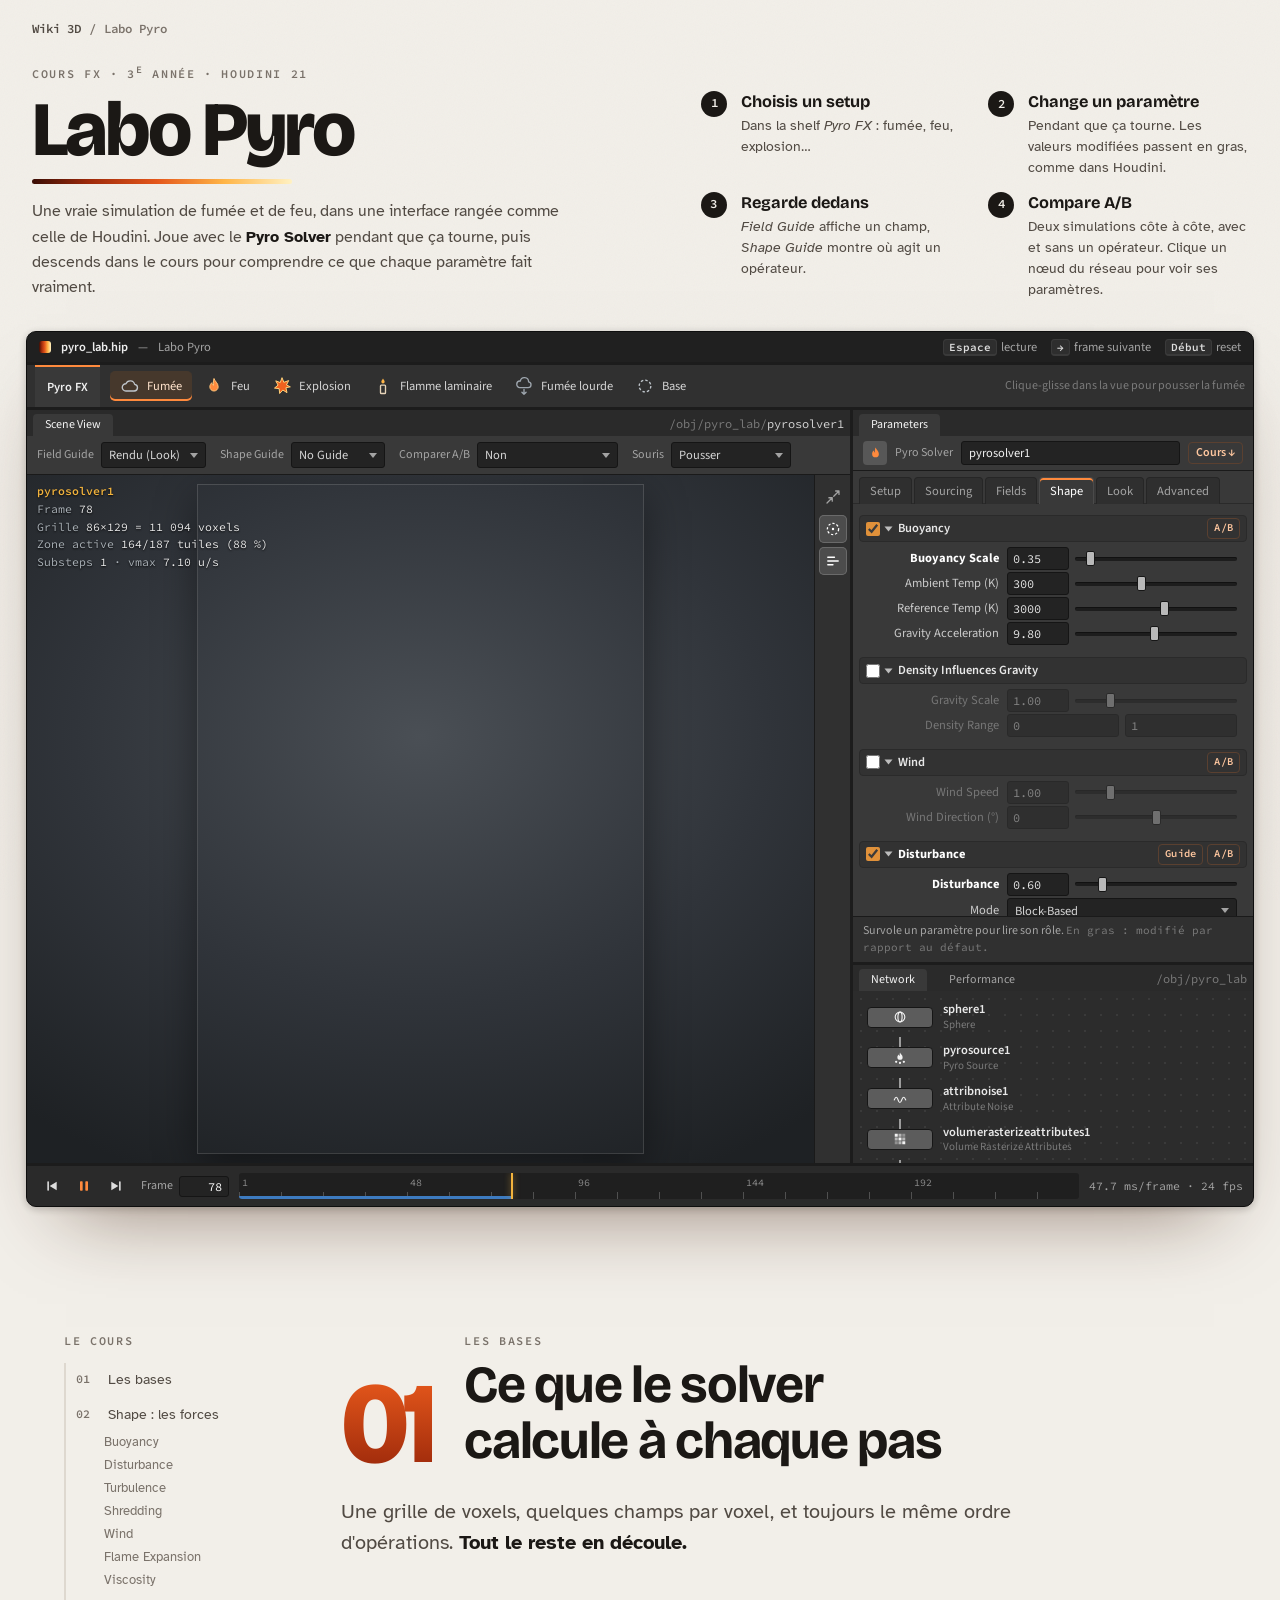
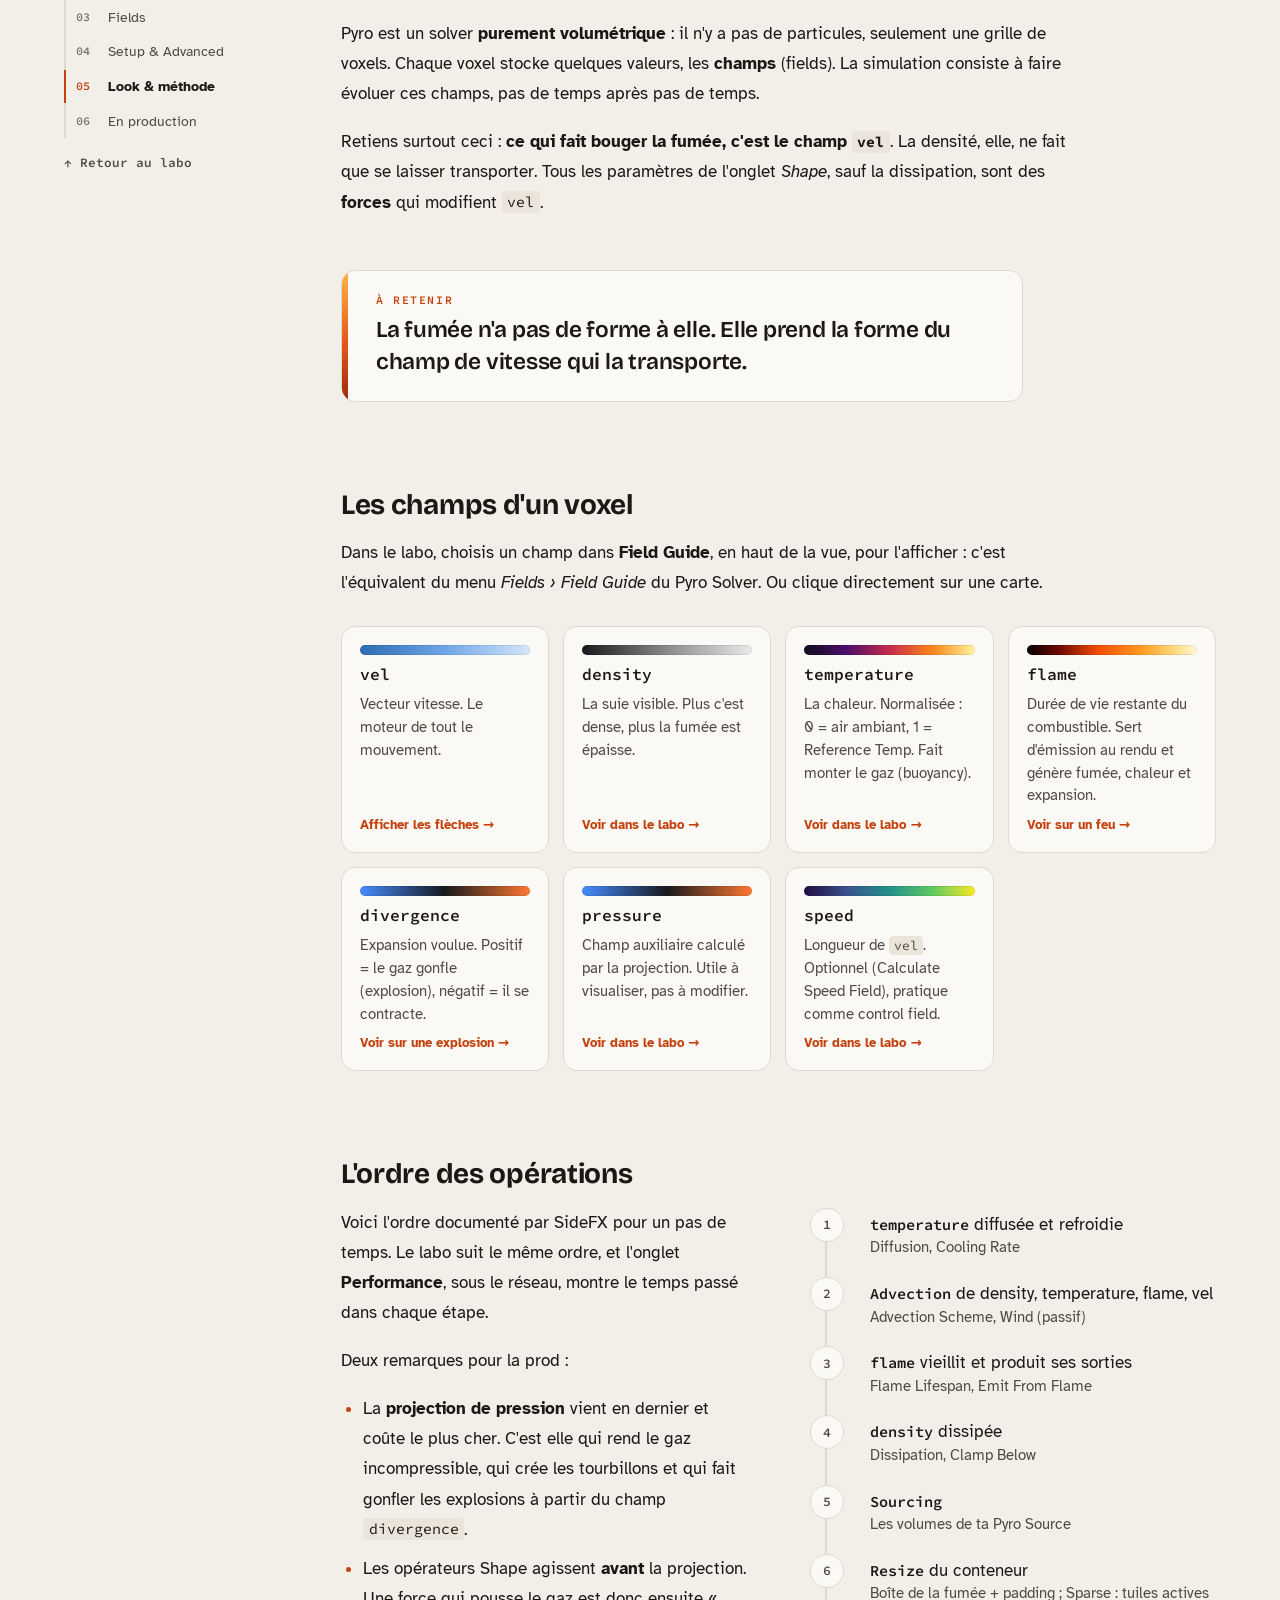
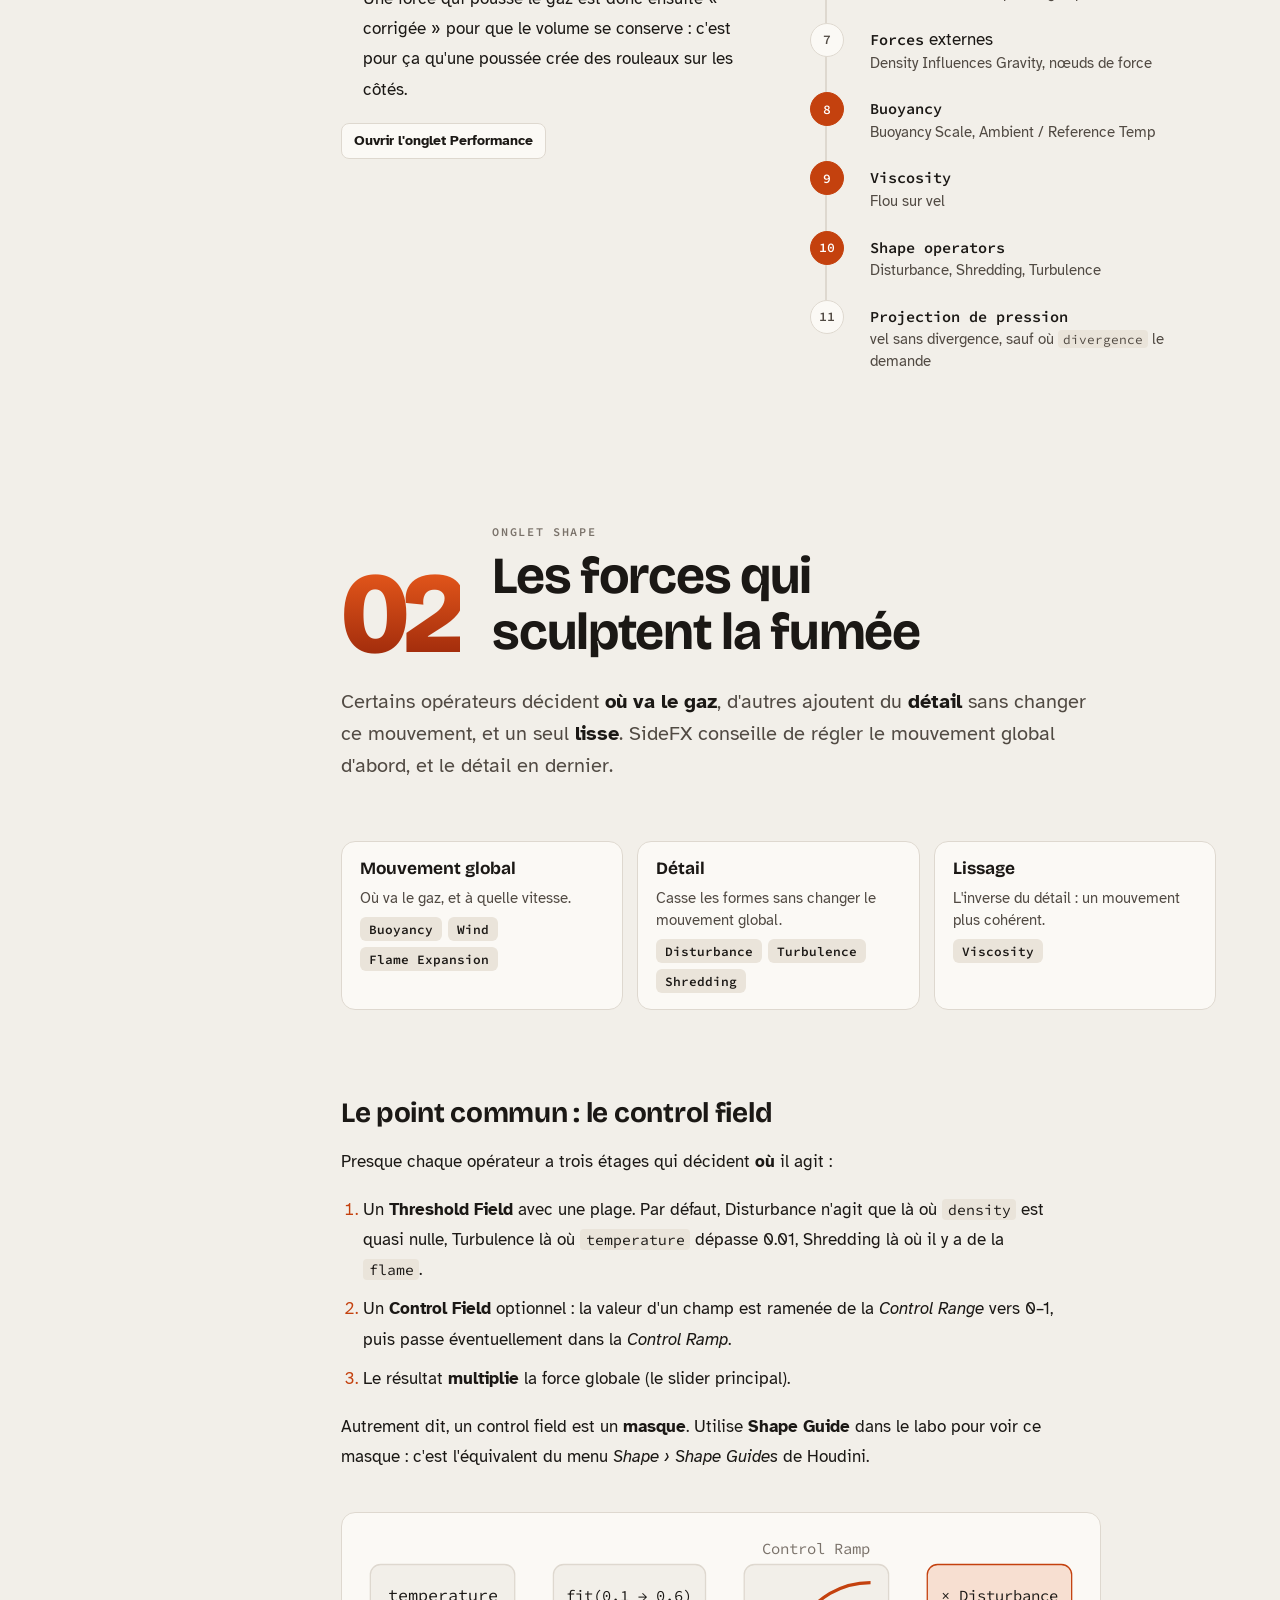
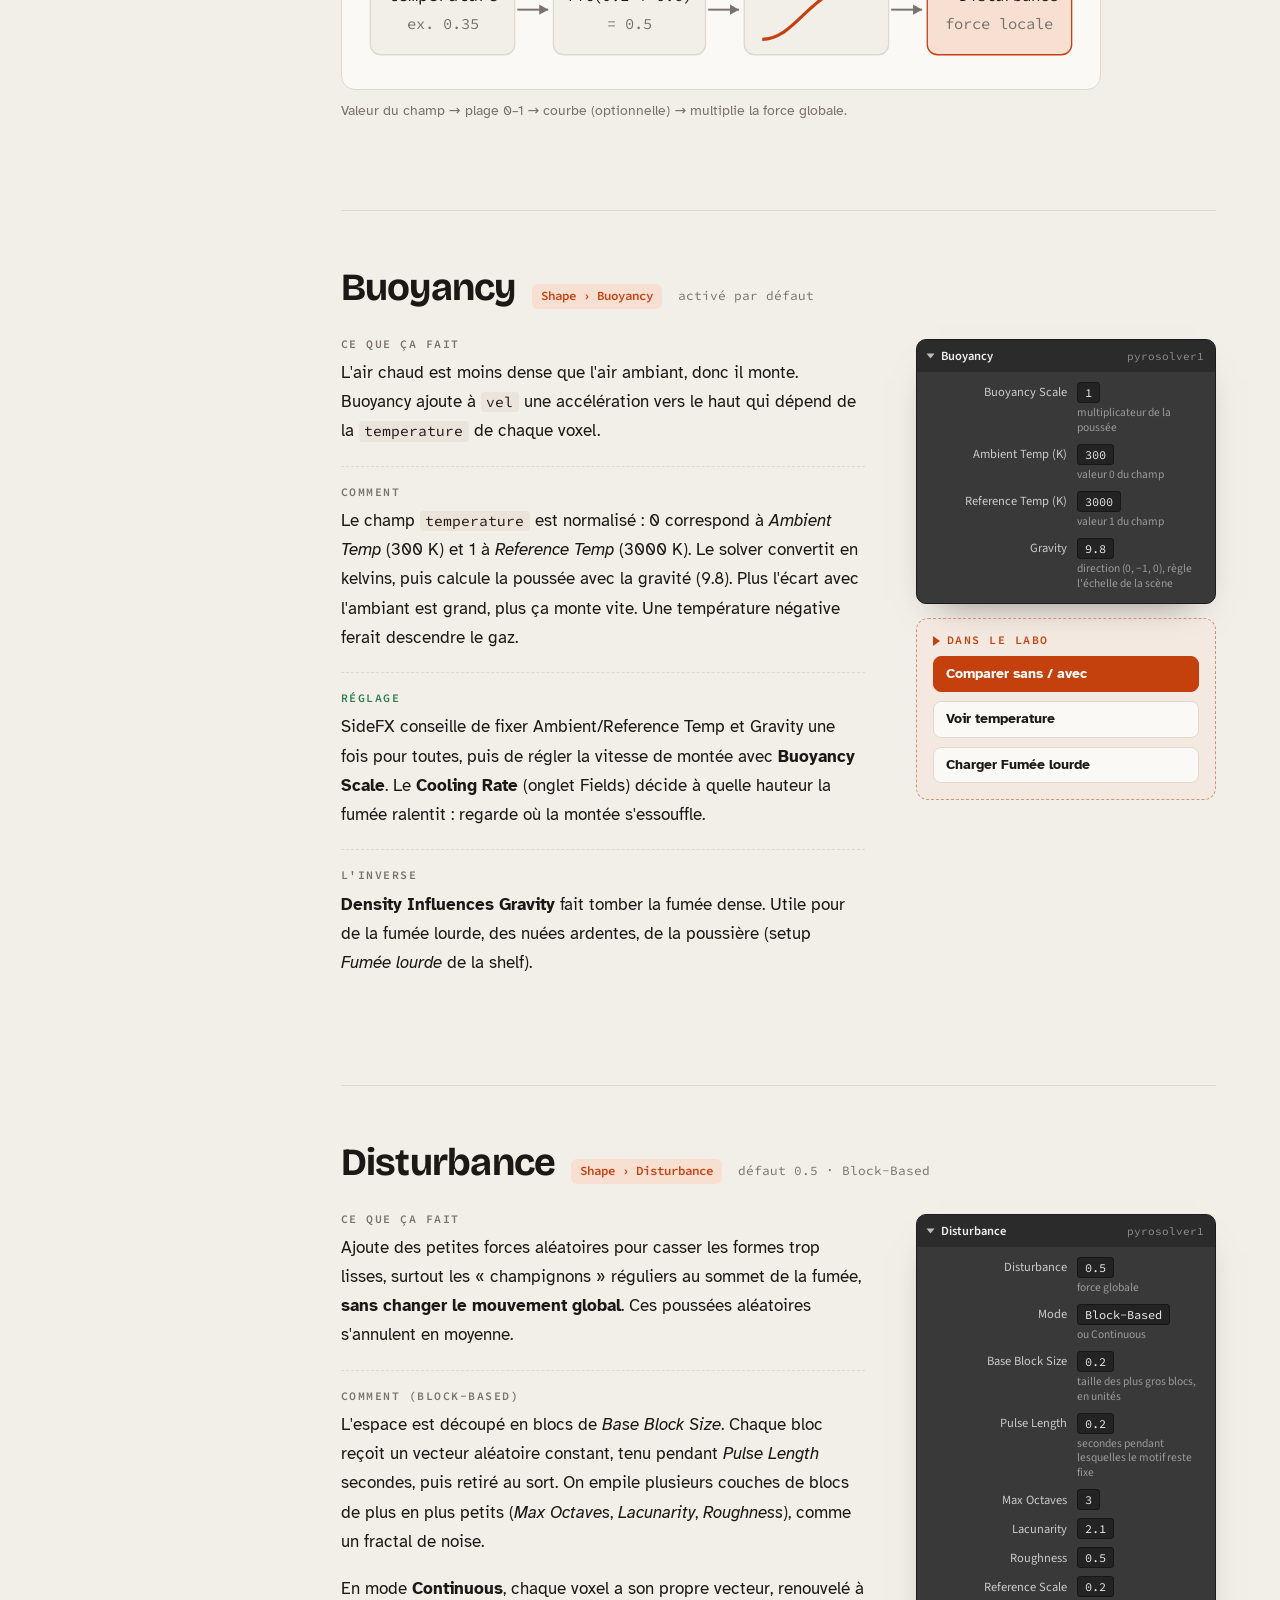
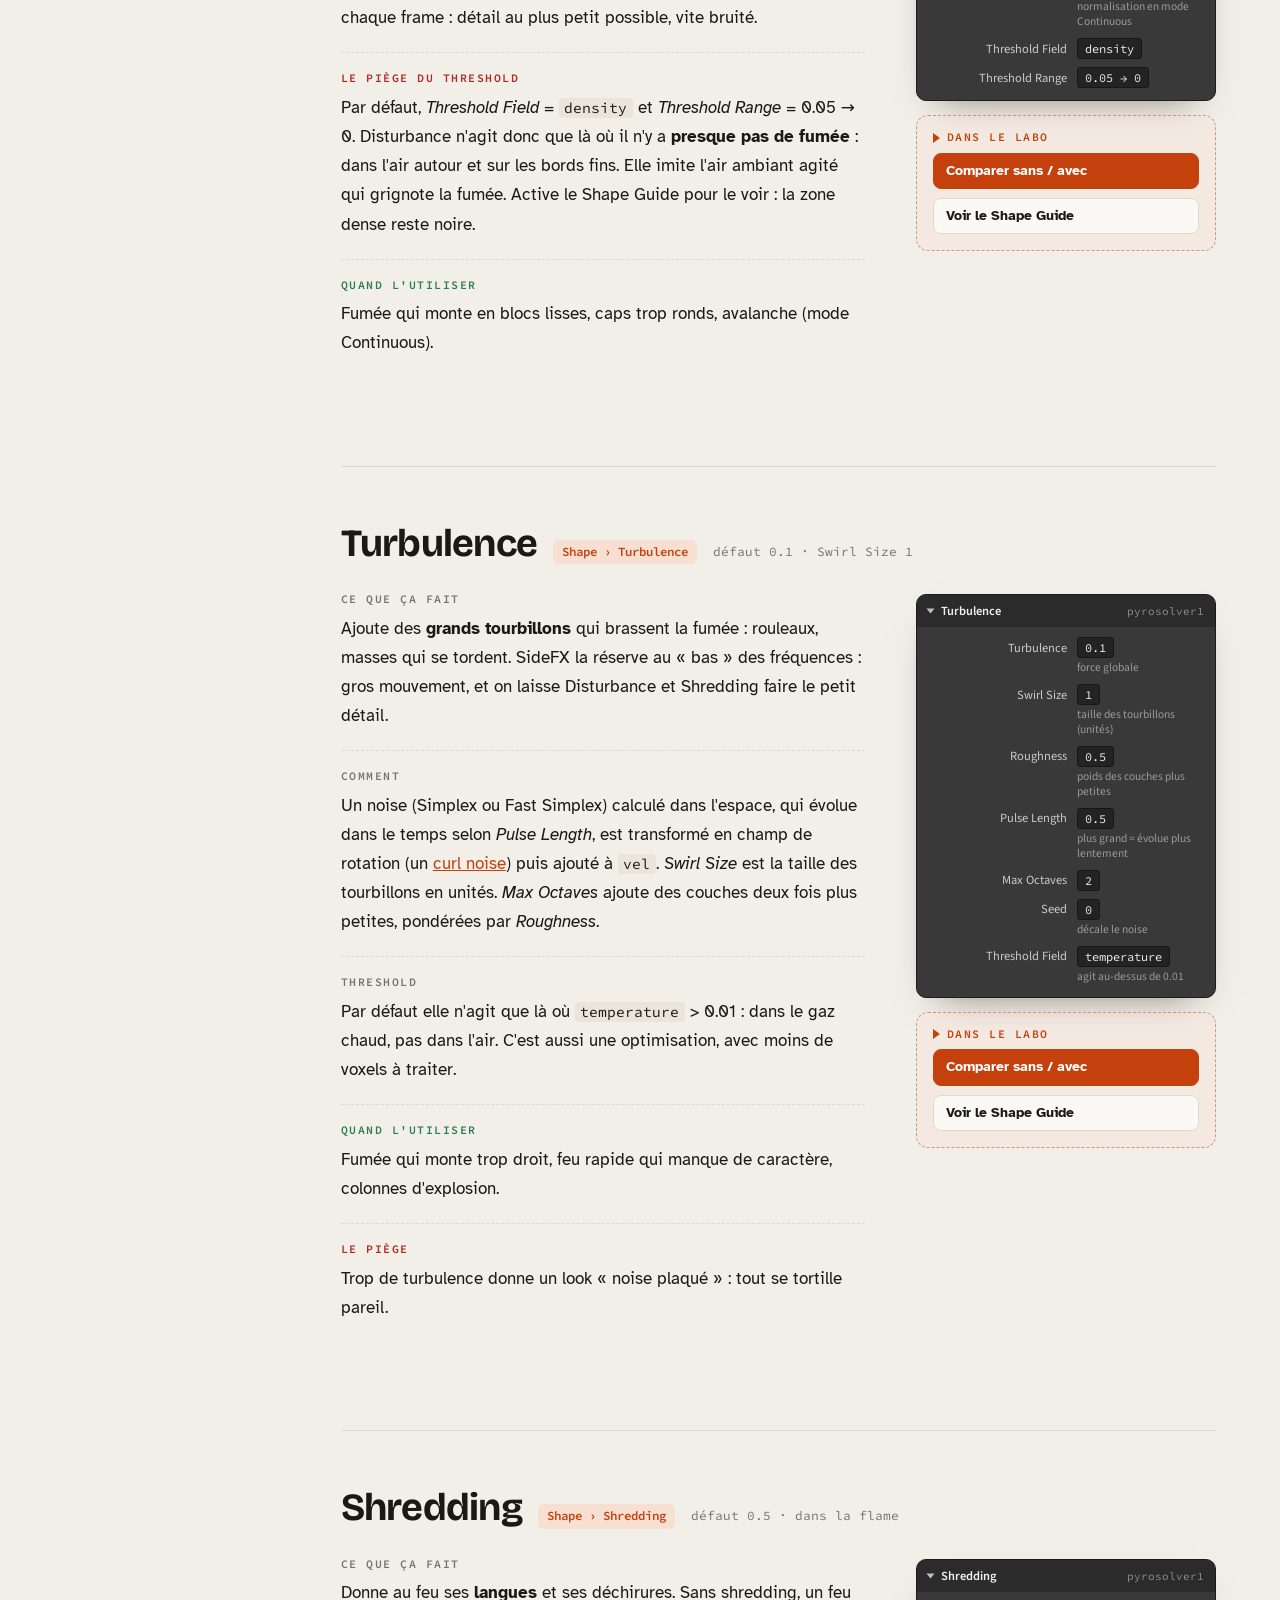
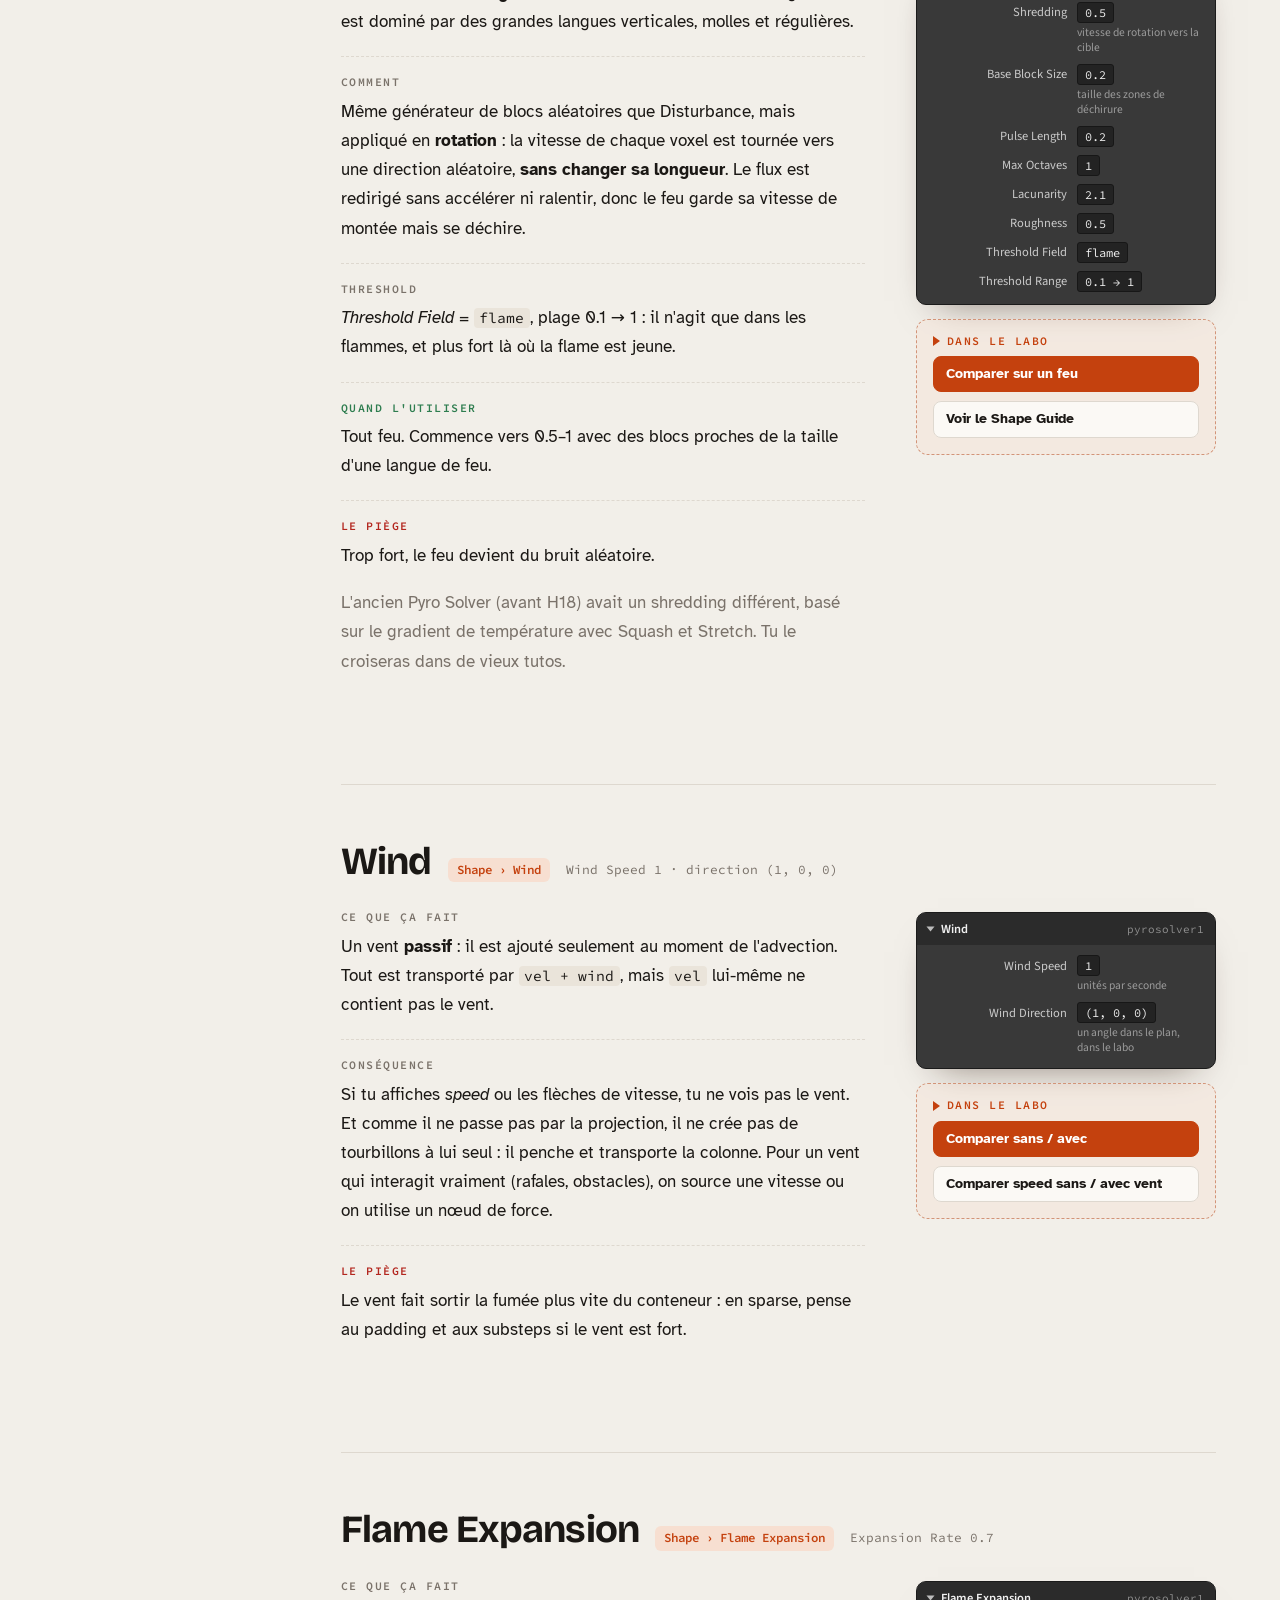
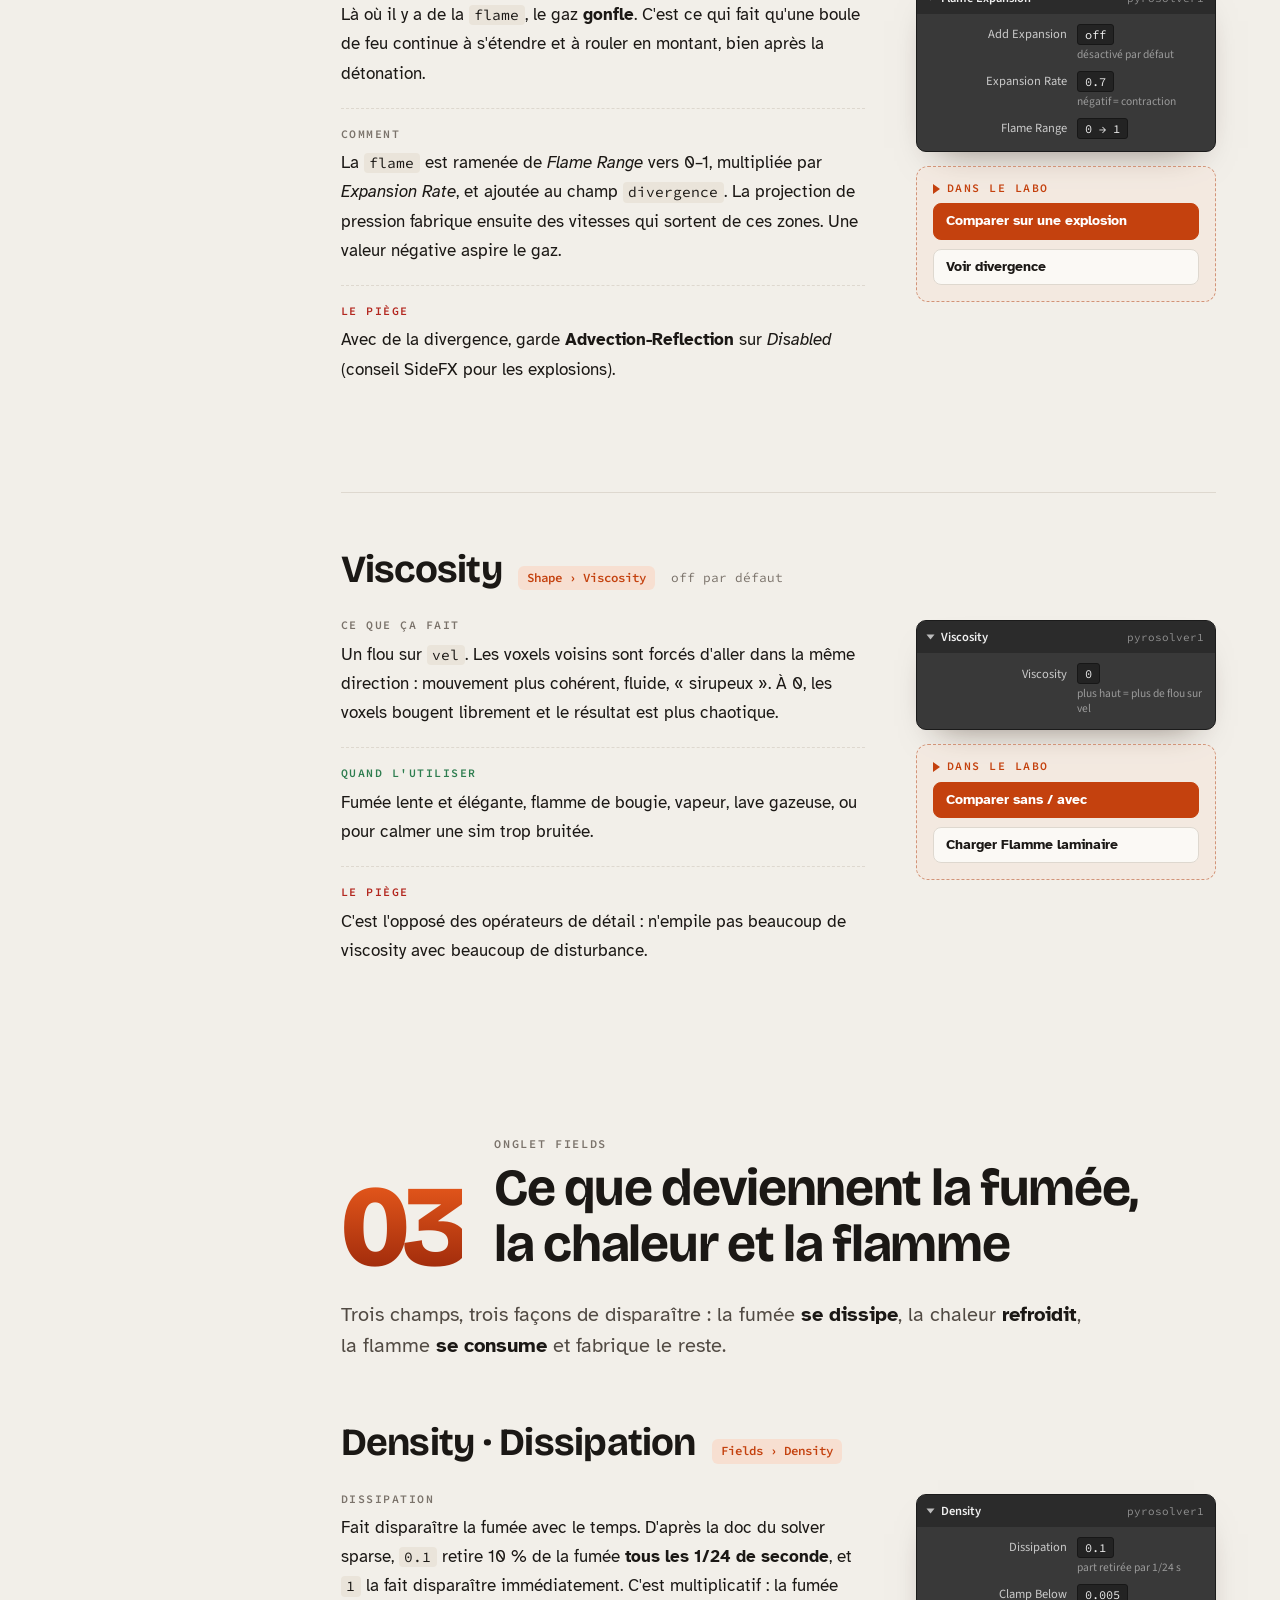
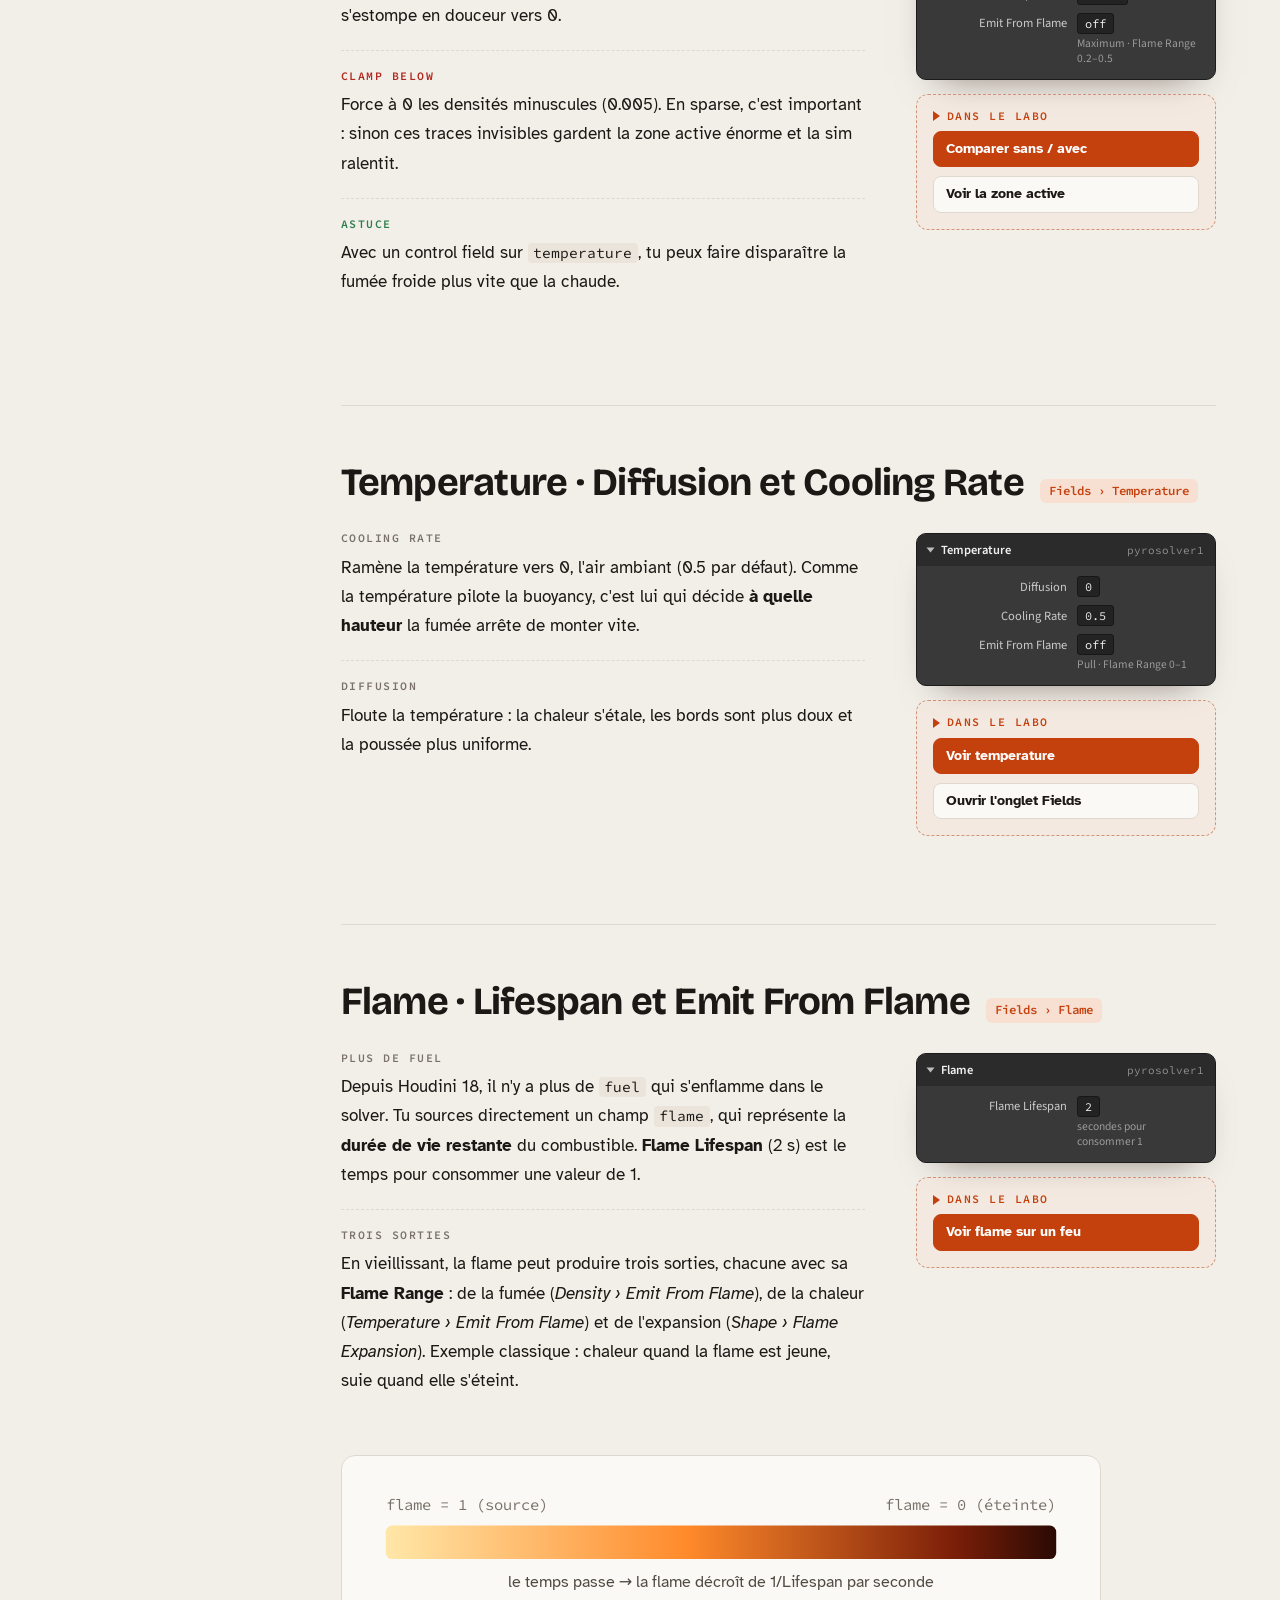
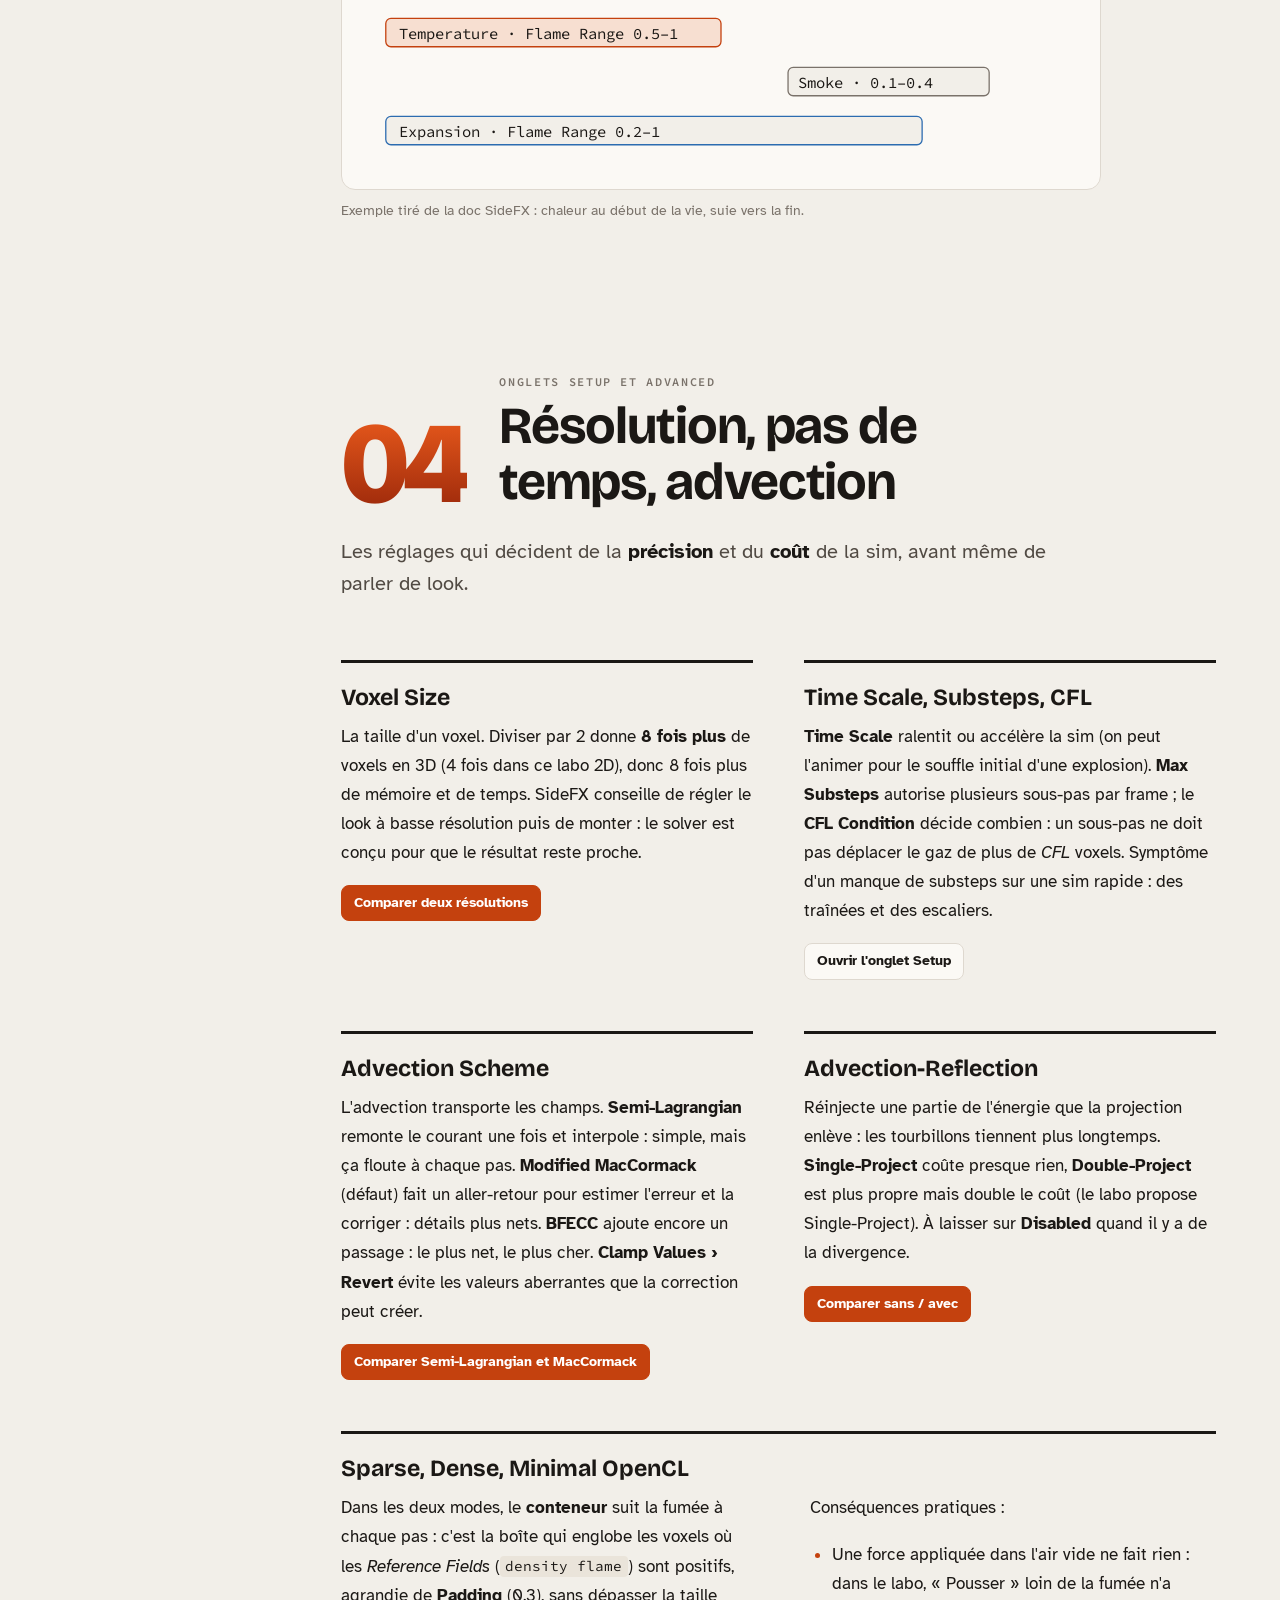
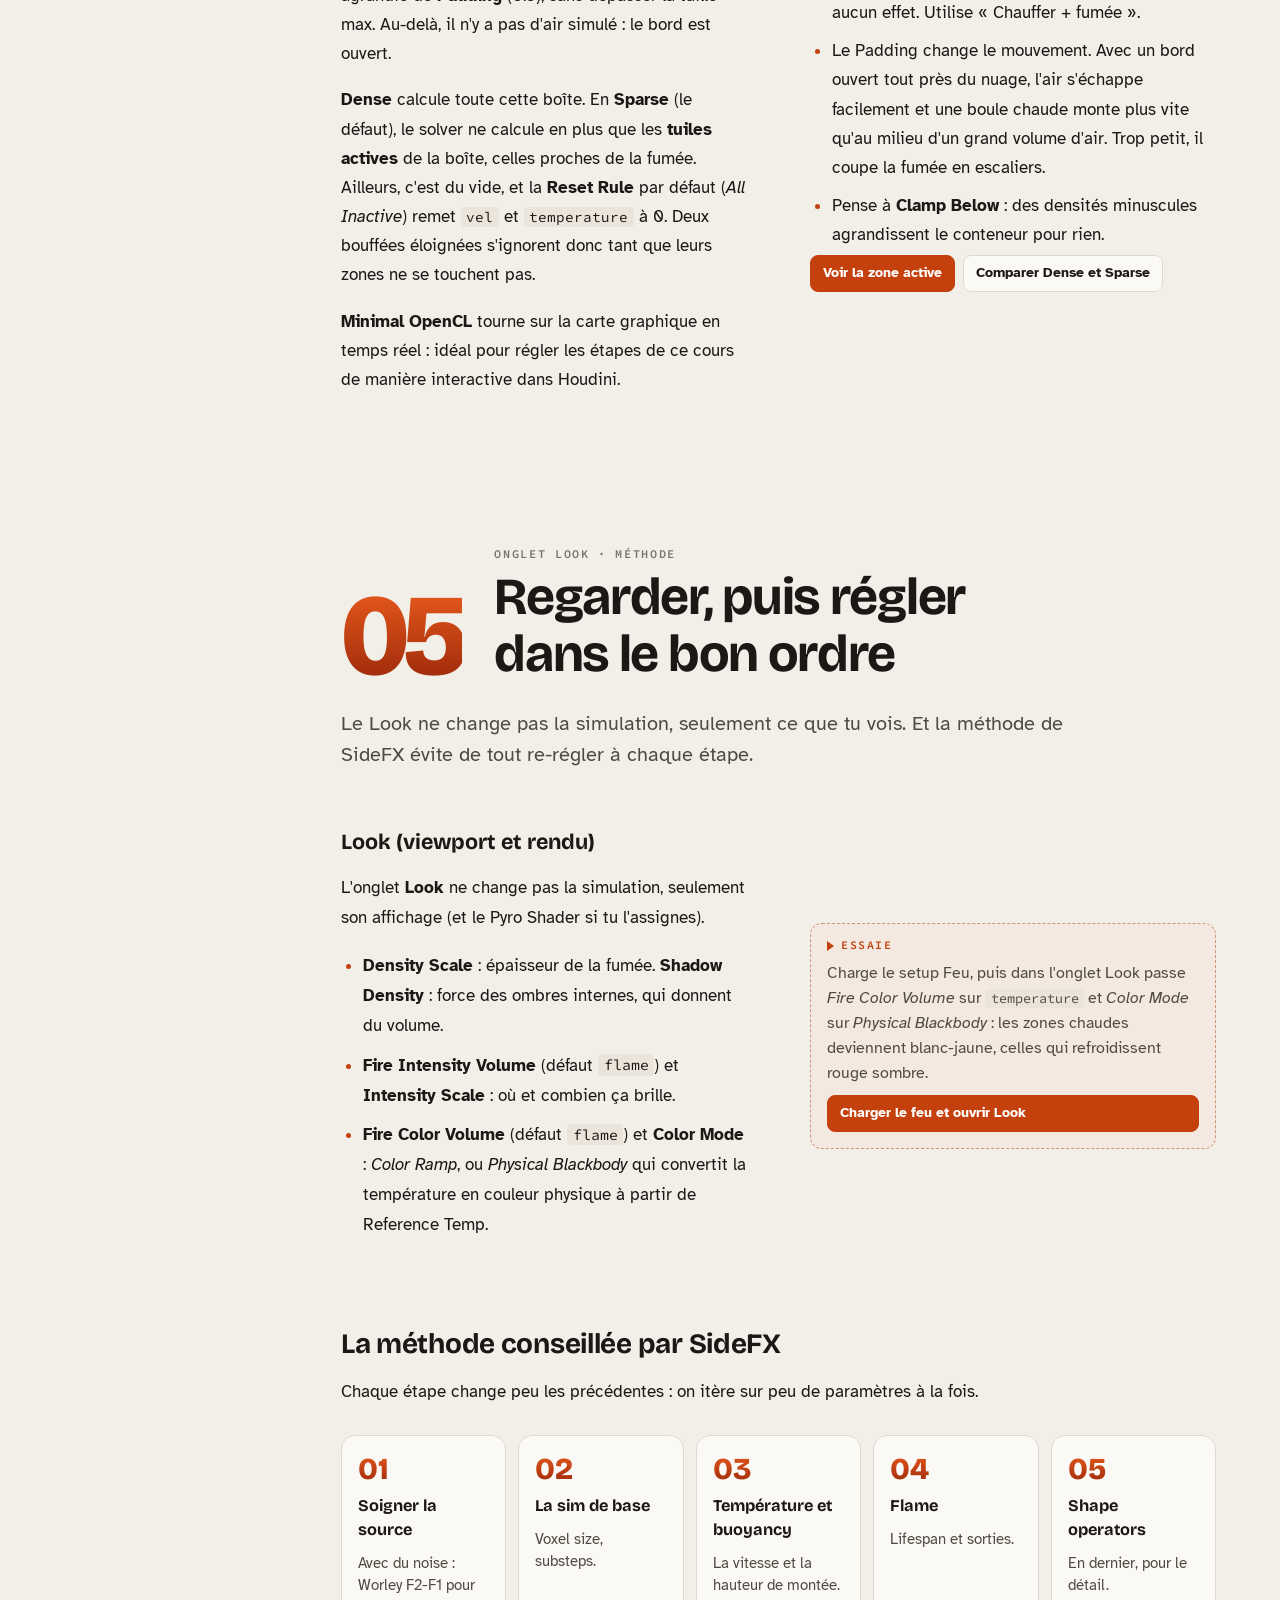
<file: pyro/index.html>
<!doctype html>
<html lang="fr">
<head>
<meta charset="utf-8">
<meta name="viewport" content="width=device-width, initial-scale=1, viewport-fit=cover">
<meta name="description" content="Cours interactif : le Pyro Solver de Houdini expliqué avec une simulation de fumée et de feu qui tourne dans le navigateur.">
<title>Labo Pyro</title>
<link rel="preconnect" href="https://fonts.googleapis.com">
<link rel="preconnect" href="https://fonts.gstatic.com" crossorigin>
<link rel="stylesheet" href="https://fonts.googleapis.com/css2?family=Atkinson+Hyperlegible:ital,wght@0,400;0,700;1,400;1,700&family=Bricolage+Grotesque:opsz,wght@12..96,500;12..96,700;12..96,800&family=Source+Code+Pro:wght@400;600&family=Source+Sans+3:wght@400;600;700&display=swap">
<style>
/* =========================================================
   Tokens de la page (cours). Le logiciel, lui, reste toujours sombre.
   ========================================================= */
:root{
  color-scheme:light;
  --bg:#F2EFE9; --surface:#FBF9F5; --ink:#1B1815; --ink-2:#514A43; --ink-3:#7A726A;
  --line:#DED8CF; --accent:#C4410E; --on-accent:#FFFFFF; --accent-soft:#F7DFD1; --code:#EAE4DA; --cold:#2C6CB0; --ok:#2E7D4F; --bad:#B3261E;
  --ramp:linear-gradient(90deg,#3A0D05 0%,#9E2A0B 22%,#E4571B 48%,#FFB547 74%,#FFF1C2 100%);
  --ramp-num:linear-gradient(180deg,#E4571B 0%,#9E2A0B 100%);
  --grain:.035;
  --display:"Bricolage Grotesque","Segoe UI",system-ui,sans-serif;
  --body:"Atkinson Hyperlegible","Segoe UI",system-ui,sans-serif;
  --mono:"Source Code Pro",ui-monospace,Consolas,monospace;
  --ui:"Source Sans 3","Segoe UI",system-ui,sans-serif;
}
@media (prefers-color-scheme: dark){
  :root:not([data-theme="light"]){
    color-scheme:dark;
    --bg:#11100E; --surface:#1A1816; --ink:#EEE8E1; --ink-2:#B5ADA4; --ink-3:#8A8279;
    --line:#2F2B27; --accent:#FF7A3A; --on-accent:#1A0E07; --accent-soft:#3A2116; --code:#24211D; --cold:#6FA6E8; --ok:#5BC286; --bad:#FF7A70;
    --ramp-num:linear-gradient(180deg,#FFD27A 0%,#F0621F 100%);
    --grain:.05;
  }
}
:root[data-theme="dark"]{
  color-scheme:dark;
  --bg:#11100E; --surface:#1A1816; --ink:#EEE8E1; --ink-2:#B5ADA4; --ink-3:#8A8279;
  --line:#2F2B27; --accent:#FF7A3A; --on-accent:#1A0E07; --accent-soft:#3A2116; --code:#24211D; --cold:#6FA6E8; --ok:#5BC286; --bad:#FF7A70;
  --ramp-num:linear-gradient(180deg,#FFD27A 0%,#F0621F 100%);
  --grain:.05;
}
*{box-sizing:border-box}
[hidden]{display:none!important}
html{scroll-behavior:smooth}
@media (prefers-reduced-motion: reduce){html{scroll-behavior:auto}}
body{margin:0;background:var(--bg);color:var(--ink);font:17px/1.6 var(--body);-webkit-font-smoothing:antialiased;overflow-x:hidden}
body::before{content:"";position:fixed;inset:0;pointer-events:none;z-index:0;opacity:var(--grain);
  background-image:url("data:image/svg+xml,%3Csvg xmlns='http://www.w3.org/2000/svg' width='160' height='160'%3E%3Cfilter id='n'%3E%3CfeTurbulence type='fractalNoise' baseFrequency='.9' numOctaves='3' stitchTiles='stitch'/%3E%3C/filter%3E%3Crect width='100%25' height='100%25' filter='url(%23n)'/%3E%3C/svg%3E")}
body > *{position:relative;z-index:1}
h1,h2,h3,h4{font-family:var(--display);text-wrap:balance;line-height:1.08;margin:0}
p{margin:0}
a{color:var(--accent)}
code{font-family:var(--mono);font-size:.86em;background:var(--code);padding:.08em .38em;border-radius:4px}
button{font:inherit;color:inherit}
:focus-visible{outline:2px solid var(--accent);outline-offset:2px}
.eyebrow{font:600 .74rem/1 var(--mono);letter-spacing:.14em;text-transform:uppercase;color:var(--ink-3)}
.sr{position:absolute;width:1px;height:1px;overflow:hidden;clip:rect(0 0 0 0);white-space:nowrap}

/* ---------- en-tête ---------- */
.top{max-width:1480px;margin:0 auto;padding:22px clamp(16px,3vw,32px) clamp(22px,3vw,32px)}
.crumb{display:flex;flex-wrap:wrap;gap:8px;align-items:center;font:600 .78rem/1.2 var(--mono);color:var(--ink-3)}
.crumb a{color:var(--ink-2);text-decoration:none}
.crumb a:hover{color:var(--accent);text-decoration:underline}
.hero{display:grid;grid-template-columns:minmax(0,1.05fr) minmax(0,.95fr);gap:clamp(28px,5vw,80px);align-items:end;margin-top:clamp(14px,2vw,22px)}
.hero h1{font-size:clamp(2.8rem,6vw,4.9rem);font-weight:800;letter-spacing:-.04em;line-height:.9;margin-top:10px}
.h1-rule{height:5px;width:min(260px,62%);background:var(--ramp);border-radius:3px;margin-top:14px}
.lead{font-size:clamp(1.02rem,1.25vw,1.14rem);color:var(--ink-2);max-width:56ch;margin-top:14px;line-height:1.55}
.lead strong{color:var(--ink)}
.howto{list-style:none;margin:0;padding:0;display:grid;grid-template-columns:1fr 1fr;gap:14px 28px;counter-reset:h}
.howto li{counter-increment:h;display:grid;grid-template-columns:30px minmax(0,1fr);gap:10px;font-size:.9rem;color:var(--ink-2);line-height:1.45}
.howto li::before{content:counter(h);width:26px;height:26px;border-radius:50%;display:grid;place-items:center;font:600 .78rem/1 var(--mono);background:var(--ink);color:var(--bg)}
.howto b{display:block;color:var(--ink);font:700 1.02rem/1.3 var(--display);margin-bottom:3px}
@media (max-width:1000px){.hero{grid-template-columns:minmax(0,1fr)}}
@media (max-width:540px){.howto{grid-template-columns:minmax(0,1fr)}}
@media (prefers-reduced-motion: no-preference){
  .rise{animation:rise .8s cubic-bezier(.2,.7,.2,1) both}
  .rise.d1{animation-delay:.08s}.rise.d2{animation-delay:.16s}.rise.d3{animation-delay:.28s}
  @keyframes rise{from{opacity:0;transform:translateY(14px)}to{opacity:1;transform:none}}
}

/* =========================================================
   Le logiciel (inspiré de l'interface de Houdini)
   ========================================================= */
.app-wrap{max-width:1480px;margin:0 auto;padding:0 clamp(8px,2vw,32px)}
.app{
  --h-win:#1C1C1C; --h-pane:#393939; --h-pane-2:#303030; --h-head:#2A2A2A; --h-field:#232323; --h-line:#1A1A1A; --h-edge:#4B4B4B;
  --h-ink:#D4D4D4; --h-ink-2:#A3A3A3; --h-ink-3:#7A7A7A; --h-sel:#F2B33D; --h-flag:#3D8BE0; --h-hot:#FF8A3D;
  display:grid;grid-template-columns:minmax(0,1fr) 400px;grid-template-rows:30px 42px minmax(0,1fr) 40px;
  grid-template-areas:"title title" "shelf shelf" "view side" "play play";gap:3px;
  height:clamp(620px,calc(100vh - 24px),900px);
  background:var(--h-win);color:var(--h-ink);font:13px/1.35 var(--ui);
  border-radius:10px;overflow:hidden;border:1px solid #0E0E0E;
  box-shadow:0 40px 80px -40px rgba(60,25,8,.55),0 2px 8px rgba(0,0,0,.22);
}
.app :focus-visible{outline:2px solid var(--h-sel);outline-offset:-2px}
.app button{cursor:pointer}
.app svg{display:block}

/* barre de titre */
.titlebar{grid-area:title;display:flex;align-items:center;gap:10px;padding:0 12px;background:#202020;font-size:12.5px;color:var(--h-ink-2);min-width:0}
.tb-mark{width:12px;height:12px;border-radius:3px;background:var(--ramp);flex:none}
.tb-file{color:#EDEDED;font-weight:600}
.tb-keys{margin-left:auto;display:flex;gap:14px;white-space:nowrap}
.tb-keys kbd{font:600 11px var(--mono);background:#2E2E2E;border:1px solid #3A3A3A;border-bottom-width:2px;border-radius:4px;padding:0 5px;color:#DDD;margin-right:4px}

/* shelf */
.shelf{grid-area:shelf;display:flex;align-items:center;gap:10px;padding:0 8px;background:var(--h-pane-2);min-width:0}
.shelf-tab{flex:none;align-self:stretch;display:flex;align-items:center;padding:0 12px;font-weight:600;font-size:12.5px;color:#F0F0F0;background:var(--h-pane);border-top:2px solid var(--h-hot)}
.shelf-tools{display:flex;gap:2px;overflow-x:auto;scrollbar-width:none;min-width:0}
.shelf-tools::-webkit-scrollbar{display:none}
.tool{all:unset;flex:none;display:inline-flex;align-items:center;gap:7px;padding:5px 10px;border-radius:5px;font-size:12.5px;color:var(--h-ink);white-space:nowrap}
.tool:hover{background:#414141}
.tool svg{width:20px;height:20px}
.tool[aria-pressed="true"]{background:#46382C;color:#FFE3CC;box-shadow:inset 0 -2px 0 var(--h-hot)}
.tool:focus-visible{outline:2px solid var(--h-sel);outline-offset:-2px}
.shelf-note{margin-left:auto;flex:none;font-size:12px;color:var(--h-ink-3);white-space:nowrap}

/* en-têtes de panneaux */
.pane{background:var(--h-pane);display:flex;flex-direction:column;min-width:0;min-height:0}
.pane-head{flex:none;display:flex;align-items:flex-end;gap:10px;height:26px;padding:0 6px;background:var(--h-head);min-width:0}
.ptab{all:unset;display:flex;align-items:center;height:22px;padding:0 12px;border-radius:4px 4px 0 0;font-size:12px;color:var(--h-ink-2);white-space:nowrap}
.ptab.on,.ptab[aria-selected="true"]{background:var(--h-pane);color:#F2F2F2}
button.ptab:hover{color:#FFF}
.ptab:focus-visible{outline:2px solid var(--h-sel);outline-offset:-2px}
.pane-path{align-self:center;margin-left:auto;font:12px var(--mono);color:var(--h-ink-3);white-space:nowrap;overflow:hidden;text-overflow:ellipsis}
.pane-path b{color:var(--h-ink);font-weight:400}

/* Scene View */
.pane-view{grid-area:view}
.view-bar{flex:none;display:flex;flex-wrap:wrap;align-items:center;gap:6px 14px;padding:6px 10px;border-bottom:1px solid var(--h-line)}
.hsel{display:inline-flex;align-items:center;gap:7px;font-size:12px;color:var(--h-ink-2);white-space:nowrap}
.app select{font:12.5px var(--ui);color:var(--h-ink);background:var(--h-field) url("data:image/svg+xml,%3Csvg xmlns='http://www.w3.org/2000/svg' width='8' height='5'%3E%3Cpath d='M0 0h8L4 5z' fill='%23A3A3A3'/%3E%3C/svg%3E") no-repeat right 7px center;
  border:1px solid #151515;border-radius:3px;padding:3px 22px 3px 7px;-webkit-appearance:none;appearance:none;min-width:0;cursor:pointer}
.app select:hover{border-color:#5A5A5A}
.view-body{flex:1;display:flex;min-height:0}
.stage{position:relative;flex:1;min-width:0;display:grid;place-items:center;overflow:hidden;outline:none;
  background:radial-gradient(ellipse 80% 70% at 50% 38%,#4A4F55 0%,#30343A 55%,#1E2124 100%)}
.stage:focus-visible{box-shadow:inset 0 0 0 2px var(--h-sel)}
.frame{position:relative;box-shadow:0 0 0 1px rgba(255,255,255,.16),0 12px 40px rgba(0,0,0,.45)}
#cv-sim{display:block}
#cv-ov{position:absolute;inset:0;display:block;cursor:crosshair;touch-action:none}
.hud{position:absolute;top:8px;left:10px;display:grid;gap:1px;font:11.5px/1.45 var(--mono);color:#EAEAEA;text-shadow:0 1px 2px rgba(0,0,0,.9);pointer-events:none;font-variant-numeric:tabular-nums}
.hud .k{color:#A9B0B6}
.hud .nn{color:var(--h-sel);font-weight:600}
.legend{position:absolute;left:10px;bottom:10px;width:200px;padding:7px 9px 8px;border-radius:5px;background:rgba(18,18,18,.78);font:11px/1.3 var(--mono);color:#DDD;pointer-events:none;display:grid;gap:5px}
.legend.lift{bottom:44px}
.legend .lg-bar{height:8px;border-radius:2px}
.legend .lg-ends{display:flex;justify-content:space-between;color:#AAA}
.notice{position:absolute;top:8px;right:10px;z-index:2;width:min(340px,calc(100% - 20px));max-height:calc(100% - 16px);overflow:auto;padding:9px 11px 11px;border-radius:6px;
  background:rgba(26,22,19,.94);border:1px solid #6A4A34;box-shadow:0 10px 28px rgba(0,0,0,.45);font-size:12px;line-height:1.4;color:#E8E8E8}
.nt-h{display:flex;align-items:center;gap:8px}
.nt-k{all:unset;flex:1;cursor:pointer;font:600 10.5px/1.3 var(--mono);letter-spacing:.08em;text-transform:uppercase;color:#FFB48A}
.nt-k:focus-visible{outline:2px solid var(--h-sel)}
.notice.min{width:auto;padding:6px 8px 6px 11px}
.notice.min .nt-t,.notice.min ul{display:none}
.nt-x{all:unset;cursor:pointer;width:22px;height:22px;display:grid;place-items:center;border-radius:4px;color:#BBB;font-size:16px}
.nt-x:hover{background:#3A3A3A;color:#FFF}
.nt-x:focus-visible{outline:2px solid var(--h-sel)}
.nt-t{display:block;margin:4px 0 8px;color:#FFF;font-size:12.5px}
.notice ul{list-style:none;margin:0;padding:0;display:grid;gap:8px}
.notice li{display:grid;gap:1px;padding-left:9px;border-left:2px solid #6A4A34}
.nt-p{font:600 11.5px var(--mono);color:#FFF}
.nt-v{font:11.5px var(--mono);color:var(--h-sel)}
.nt-w{color:#B9B9B9}
.disp{flex:none;width:36px;display:flex;flex-direction:column;align-items:center;gap:4px;padding:8px 0;background:var(--h-pane-2);border-left:1px solid var(--h-line)}
.dbtn{all:unset;width:28px;height:28px;display:grid;place-items:center;border-radius:5px;color:var(--h-ink-2)}
.dbtn:hover{background:#444;color:#FFF}
.dbtn[aria-pressed="true"]{background:#4C4C4C;color:#FFF;box-shadow:inset 0 0 0 1px #6A6A6A}
.dbtn svg{width:18px;height:18px}
.dbtn:focus-visible{outline:2px solid var(--h-sel);outline-offset:-2px}

/* colonne de droite */
.side{grid-area:side;display:grid;grid-template-rows:minmax(0,1fr) clamp(150px,22vh,200px);gap:3px;min-height:0}
.node-head{flex:none;display:flex;align-items:center;gap:8px;padding:5px 10px;border-bottom:1px solid var(--h-line)}
.node-ico{width:24px;height:24px;flex:none;display:grid;place-items:center;border-radius:4px;background:#575757;color:#F2F2F2}
.node-ico svg{width:15px;height:15px}
.node-type{font-size:12px;color:var(--h-ink-2);white-space:nowrap}
.node-name{flex:1;min-width:0;font:12.5px var(--ui);color:#F0F0F0;background:var(--h-field);border:1px solid #151515;border-radius:3px;padding:2px 7px;white-space:nowrap;overflow:hidden;text-overflow:ellipsis}
.node-help{flex:none;font-size:12px;font-weight:600;color:#FFC79F;text-decoration:none;border:1px solid #5A4030;border-radius:4px;padding:2px 7px;white-space:nowrap}
.node-help:hover{background:#46382C}
.ftabs{flex:none;padding:6px 6px 0;border-bottom:1px solid #2A2A2A}
.ftab-strip{display:flex;flex-wrap:wrap;gap:2px}
.ftab{all:unset;padding:5px 10px 4px;font-size:12.5px;color:var(--h-ink-2);background:#2F2F2F;border:1px solid #262626;border-bottom:0;border-radius:4px 4px 0 0;margin-bottom:-1px}
.ftab:hover{color:#FFF}
.ftab[aria-selected="true"]{background:var(--h-pane);color:#FFF;border-color:#4A4A4A;box-shadow:inset 0 2px 0 var(--h-hot)}
.ftab:focus-visible{outline:2px solid var(--h-sel);outline-offset:-2px}
.parms{flex:1;min-height:0;overflow:auto;padding:6px 0 14px;scrollbar-width:thin;scrollbar-color:#5A5A5A transparent}
.parm-empty{padding:14px 14px;color:var(--h-ink-2);line-height:1.5}
.fold{margin:5px 6px 2px}
.fold-h{display:flex;align-items:center;gap:6px;min-height:26px;padding:0 6px;background:#323232;border:1px solid #2A2A2A;border-radius:4px}
.fold-t{all:unset;flex:1;min-width:0;display:flex;align-items:center;gap:7px;font-weight:600;font-size:12.5px;color:#E8E8E8;padding:4px 0}
.fold-t:focus-visible{outline:2px solid var(--h-sel);outline-offset:1px}
.tri{width:0;height:0;flex:none;border-left:5px solid #BDBDBD;border-top:4px solid transparent;border-bottom:4px solid transparent;transition:transform .12s}
[aria-expanded="true"] > .tri{transform:rotate(90deg)}
.fold-en{display:flex;align-items:center}
.app input[type=checkbox]{width:14px;height:14px;margin:0;accent-color:#E0913A;cursor:pointer}
.fold-tools{display:flex;gap:4px}
.mini{all:unset;font:600 10.5px/1 var(--mono);letter-spacing:.03em;color:#FFC79F;border:1px solid #5A4030;border-radius:4px;padding:4px 6px}
.mini:hover{background:#46382C}
.mini:focus-visible{outline:2px solid var(--h-sel)}
.fold.off .fold-b{opacity:.42}
.fold-b{padding:4px 0 6px}
.fold-note{font-size:11.5px;line-height:1.45;color:var(--h-ink-2);padding:2px 10px 6px 14px}
.subf{margin-top:2px}
.sub-h{all:unset;display:flex;align-items:center;gap:6px;width:calc(100% - 20px);margin:4px 10px 2px;padding:3px 0;font-size:11.5px;font-weight:600;color:var(--h-ink-2);border-bottom:1px solid #444}
.sub-h:focus-visible{outline:2px solid var(--h-sel)}
.sub-h .tri{border-left-width:4px;border-top-width:3px;border-bottom-width:3px}
.prow{display:grid;grid-template-columns:136px minmax(0,1fr);gap:8px;align-items:center;min-height:25px;padding:1px 10px 1px 4px}
.prow:hover{background:rgba(255,255,255,.035)}
.pl{text-align:right;color:#CACACA;font-size:12.5px;white-space:nowrap;overflow:hidden;text-overflow:ellipsis}
.pv{display:flex;align-items:center;gap:6px;min-width:0}
.pv .pl-in{font-size:12.5px;color:#CACACA}
.prow.mod .pl,.prow.mod .pl-in,.fold-h.mod .fold-t{font-weight:700;color:#FFF}
.app input[type=number]{width:62px;flex:none;font:12px var(--mono);color:#EAEAEA;background:var(--h-field);border:1px solid #151515;border-radius:3px;padding:3px 5px;-moz-appearance:textfield;appearance:textfield}
.app input[type=number]::-webkit-inner-spin-button,.app input[type=number]::-webkit-outer-spin-button{-webkit-appearance:none;margin:0}
.app input[type=number]:hover{border-color:#5A5A5A}
.pv.pair input[type=number]{flex:1;width:auto;min-width:0}
.pv select{flex:1}
.app input[type=range]{-webkit-appearance:none;appearance:none;flex:1;min-width:40px;height:18px;margin:0;background:transparent;cursor:pointer}
.app input[type=range]::-webkit-slider-runnable-track{height:4px;background:#1D1D1D;border-radius:2px;box-shadow:inset 0 1px 0 #111}
.app input[type=range]::-webkit-slider-thumb{-webkit-appearance:none;width:9px;height:15px;margin-top:-5.5px;border-radius:2px;background:#B9B9B9;border:1px solid #161616}
.app input[type=range]:hover::-webkit-slider-thumb{background:#E4E4E4}
.app input[type=range]:focus-visible{outline:none}
.app input[type=range]:focus-visible::-webkit-slider-thumb{background:var(--h-sel)}
.app input[type=range]::-moz-range-track{height:4px;background:#1D1D1D;border-radius:2px}
.app input[type=range]::-moz-range-thumb{width:8px;height:14px;border-radius:2px;background:#B9B9B9;border:1px solid #161616}
.infobar{flex:none;min-height:46px;padding:6px 10px;border-top:1px solid var(--h-line);background:var(--h-pane-2);font-size:12px;line-height:1.4;color:var(--h-ink-2)}
.infobar b{color:#FFF}
.infobar .def{color:var(--h-ink-3);font-family:var(--mono);font-size:11px}

/* Network / Performance */
.pane-net{background:#2C2C2C}
.net{flex:1;min-height:0;overflow:auto;padding:10px 14px;display:grid;gap:9px;align-content:start;
  background-image:radial-gradient(#3A3A3A 1px,transparent 1px);background-size:16px 16px}
.nnode{all:unset;display:grid;grid-template-columns:66px minmax(0,1fr);gap:10px;align-items:center;cursor:pointer}
.nn-box{position:relative;height:21px;border-radius:4px;background:#5C5C5C;border:1px solid #161616;display:grid;place-items:center;color:#F2F2F2}
.nn-box svg{width:14px;height:14px}
.nnode + .nnode .nn-box::before{content:"";position:absolute;left:50%;bottom:100%;width:2px;height:10px;margin-bottom:1px;background:#9C9C9C;transform:translateX(-50%)}
.nnode.disp .nn-box::after{content:"";position:absolute;top:-1px;right:-1px;bottom:-1px;width:12px;background:var(--h-flag);border-radius:0 4px 4px 0}
.nnode[aria-pressed="true"] .nn-box{box-shadow:0 0 0 2px var(--h-sel)}
.nnode:hover .nn-box{filter:brightness(1.18)}
.nnode:focus-visible .nn-box{outline:2px solid #FFF;outline-offset:2px}
.nn-name{display:block;font-weight:600;font-size:12.5px;color:#E8E8E8;white-space:nowrap;overflow:hidden;text-overflow:ellipsis}
.nnode[aria-pressed="true"] .nn-name{color:var(--h-sel)}
.nn-type{display:block;font-size:11px;color:var(--h-ink-3)}
.perf{flex:1;min-height:0;overflow:auto;padding:10px 12px;display:grid;gap:4px;align-content:start;font:11px/1.2 var(--mono);color:var(--h-ink-2)}
.perf .row{display:grid;grid-template-columns:140px minmax(0,1fr) 46px;gap:8px;align-items:center}
.perf .bar{height:7px;border-radius:4px;background:var(--h-hot);min-width:2px;transition:width .3s}
.perf .row span:last-child{text-align:right;font-variant-numeric:tabular-nums}
.perf-t{display:flex;justify-content:space-between;font-weight:600;color:#E0E0E0;margin-bottom:3px}

/* playbar */
.playbar{grid-area:play;display:flex;align-items:center;gap:10px;padding:0 10px;background:#2A2A2A;min-width:0}
.pb-btns{display:flex;gap:2px}
.pbtn{all:unset;width:30px;height:28px;display:grid;place-items:center;border-radius:4px;color:#DDD}
.pbtn:hover{background:#3E3E3E;color:#FFF}
.pbtn svg{width:16px;height:16px}
.pbtn.play[aria-pressed="true"]{color:var(--h-hot)}
.pbtn:focus-visible{outline:2px solid var(--h-sel);outline-offset:-2px}
.pb-frame{display:flex;align-items:center;gap:6px;font-size:12px;color:var(--h-ink-2)}
.pb-frame output{min-width:50px;text-align:right;font:12px var(--mono);color:#FFF;background:var(--h-field);border:1px solid #151515;border-radius:3px;padding:2px 6px;font-variant-numeric:tabular-nums}
.tl{position:relative;flex:1;min-width:80px;height:26px;background:#1F1F1F;border-radius:3px;overflow:hidden}
.tl-ticks{position:absolute;left:0;right:0;bottom:0;height:7px;background:linear-gradient(90deg,#505050 1px,transparent 1px) 0 0/calc(100% / var(--n,20)) 100% repeat-x}
.tl-lab{position:absolute;top:3px;font:10px var(--mono);color:#8C8C8C;transform:translateX(3px);pointer-events:none}
.tl-cache{position:absolute;left:0;bottom:0;height:3px;background:#3D7BC0}
.tl-mark{position:absolute;top:0;bottom:0;width:2px;margin-left:-1px;background:var(--h-sel);box-shadow:0 0 6px rgba(242,179,61,.6)}
.pb-stats{font:11.5px var(--mono);color:var(--h-ink-2);white-space:nowrap;font-variant-numeric:tabular-nums}

@media (max-width:1100px){
  .app{grid-template-columns:minmax(0,1fr);grid-template-rows:30px 42px minmax(380px,62vh) 40px auto;
    grid-template-areas:"title" "shelf" "view" "play" "side";height:auto}
  .side{grid-template-columns:minmax(0,1fr) 300px;grid-template-rows:500px}
  .shelf-note{display:none}
}
@media (max-width:720px){
  .side{grid-template-columns:minmax(0,1fr);grid-template-rows:470px 230px}
  .tb-keys,.pb-stats,.pane-path{display:none}
  .view-bar{display:grid;grid-template-columns:1fr 1fr;gap:6px 8px}
  .hsel{display:grid;gap:3px;font-size:11px}
  .hud{font-size:10px}
  .legend{width:160px}
  .notice{top:auto;bottom:8px;left:8px;right:8px;width:auto;max-height:60%}
  .prow{grid-template-columns:112px minmax(0,1fr)}
}

/* =========================================================
   Le cours
   ========================================================= */
.course{max-width:1240px;margin:0 auto;padding:clamp(80px,10vw,140px) clamp(16px,4vw,44px) 0;display:grid;grid-template-columns:200px minmax(0,1fr);gap:clamp(40px,6vw,96px)}
.toc{position:sticky;top:28px;align-self:start;display:grid;gap:16px;font-size:.9rem}
.toc ol{list-style:none;margin:0;padding:0;display:grid;gap:2px;border-left:2px solid var(--line)}
.toc ol a{display:grid;grid-template-columns:28px minmax(0,1fr);gap:4px;padding:7px 10px;margin-left:-2px;border-left:2px solid transparent;color:var(--ink-2);text-decoration:none;line-height:1.3}
.toc ol a .n{font:600 .74rem/1.6 var(--mono);color:var(--ink-3)}
.toc ol a:hover{color:var(--ink)}
.toc ol a.on{border-left-color:var(--accent);color:var(--ink);font-weight:700}
.toc ol a.on .n{color:var(--accent)}
.toc .subs{display:grid;gap:0;padding:0 0 6px 38px}
.toc .subs a{display:block;padding:3px 0;margin:0;border:0;font-size:.82rem;color:var(--ink-3)}
.toc .subs a:hover{color:var(--accent)}
.toc-lab{font:600 .8rem var(--mono);color:var(--ink-2);text-decoration:none}
.toc-lab:hover{color:var(--accent)}
@media (max-width:1000px){
  .course{grid-template-columns:minmax(0,1fr);gap:40px}
  .toc{position:static}
  .toc ol{display:flex;flex-wrap:wrap;gap:8px;border-left:0}
  .toc li{display:contents}
  .toc ol a{display:inline-flex;gap:8px;margin:0;padding:7px 12px;border:1px solid var(--line);border-radius:999px;background:var(--surface)}
  .toc ol a.on{border-color:var(--accent)}
  .toc .subs{display:none}
}
.chapters{min-width:0}
.chap{padding-bottom:clamp(96px,12vw,168px);scroll-margin-top:24px}
.chap-head{display:grid;grid-template-columns:auto minmax(0,1fr);gap:0 clamp(18px,3vw,32px);align-items:end;margin-bottom:clamp(36px,5vw,60px)}
.chap-num{grid-row:1 / span 2;font:800 clamp(4.2rem,9vw,7.6rem)/.78 var(--display);letter-spacing:-.05em;background:var(--ramp-num);-webkit-background-clip:text;background-clip:text;color:transparent}
.chap-head h2{font-size:clamp(2rem,4.2vw,3.25rem);letter-spacing:-.025em;margin-top:10px}
.chap-sum{grid-column:1 / -1;margin-top:26px;font-size:clamp(1.12rem,1.6vw,1.32rem);line-height:1.55;color:var(--ink-2);max-width:58ch}
.chap-sum b{color:var(--ink)}
.h3{font-size:clamp(1.4rem,2.2vw,1.75rem);letter-spacing:-.01em;margin:clamp(56px,7vw,88px) 0 18px}
.prose{max-width:66ch;font-size:1.075rem;line-height:1.75}
.prose > * + *{margin-top:1.05em}
.prose ul,.prose ol{margin-bottom:0;padding-left:1.3em;display:grid;gap:.55em}
.prose li::marker{color:var(--accent)}
.prose h3{font-size:1.35rem;margin:2em 0 .6em}
.prose h3:first-child{margin-top:0}
.small{font-size:.9rem;color:var(--ink-3)}
.split{display:grid;grid-template-columns:minmax(0,1fr) minmax(0,1fr);gap:clamp(32px,5vw,64px);align-items:start}
@media (max-width:1180px){.split{grid-template-columns:minmax(0,1fr)}}

/* à retenir */
.keep{position:relative;margin:clamp(36px,5vw,52px) 0;padding:24px 28px 24px 34px;background:var(--surface);border:1px solid var(--line);border-radius:14px;max-width:62ch;overflow:hidden}
.keep::before{content:"";position:absolute;left:0;top:0;bottom:0;width:6px;background:linear-gradient(180deg,#FFB547,#E4571B 55%,#9E2A0B)}
.keep-l{display:block;margin-bottom:8px;font:600 .72rem/1 var(--mono);letter-spacing:.14em;text-transform:uppercase;color:var(--accent)}
.keep p{font:600 clamp(1.2rem,2vw,1.42rem)/1.38 var(--display);color:var(--ink);letter-spacing:-.01em}

/* champs */
.fields{display:grid;grid-template-columns:repeat(auto-fill,minmax(195px,1fr));gap:14px;margin-top:28px}
.field{display:grid;grid-template-rows:auto auto 1fr auto;gap:9px;padding:18px;background:var(--surface);border:1px solid var(--line);border-radius:14px}
.swatch{height:10px;border-radius:5px;background:var(--sw);box-shadow:inset 0 0 0 1px rgba(0,0,0,.08)}
.field b{font:600 1.02rem var(--mono)}
.field p{font-size:.95rem;line-height:1.5;color:var(--ink-2)}
.linkbtn{all:unset;justify-self:start;cursor:pointer;font:600 .84rem var(--body);color:var(--accent);border-bottom:1px solid transparent}
.linkbtn:hover{border-bottom-color:currentColor}
.linkbtn:focus-visible{outline:2px solid var(--accent);outline-offset:2px}

/* ordre des opérations */
.pipeline{list-style:none;margin:0;padding:0;counter-reset:st;display:grid}
.pipeline li{position:relative;display:grid;grid-template-columns:46px minmax(0,1fr);gap:14px;padding-bottom:18px;counter-increment:st}
.pipeline li::before{content:counter(st);position:relative;z-index:1;width:32px;height:32px;border-radius:50%;display:grid;place-items:center;font:600 .82rem var(--mono);background:var(--surface);border:1.5px solid var(--line);color:var(--ink-2)}
.pipeline li::after{content:"";position:absolute;left:15px;top:32px;bottom:0;width:2px;background:var(--line)}
.pipeline li:last-child{padding-bottom:0}
.pipeline li:last-child::after{display:none}
.pipeline li.shape::before{background:var(--accent);border-color:var(--accent);color:var(--on-accent)}
.pipeline li > div{padding-top:5px;line-height:1.45}
.pipeline b{font:600 .95rem/1.4 var(--mono)}
.pipeline span{display:block;font-size:.93rem;color:var(--ink-2)}

/* carte des opérateurs */
.opmap{display:grid;grid-template-columns:repeat(3,minmax(0,1fr));gap:14px;margin-top:8px}
.opmap div{padding:18px 18px 16px;border-radius:14px;background:var(--surface);border:1px solid var(--line);display:grid;gap:8px;align-content:start}
.opmap h3{font-size:1.08rem}
.opmap p{font-size:.92rem;color:var(--ink-2);line-height:1.5}
.opmap nav{display:flex;flex-wrap:wrap;gap:6px}
.opmap nav a{font:600 .8rem var(--mono);text-decoration:none;color:var(--ink);background:var(--code);padding:4px 9px;border-radius:6px}
.opmap nav a:hover{background:var(--accent-soft);color:var(--accent)}
@media (max-width:820px){.opmap{grid-template-columns:minmax(0,1fr)}}

/* opérateurs */
.op{padding-block:clamp(56px,7vw,88px) 0;scroll-margin-top:24px}
.op-head{display:flex;flex-wrap:wrap;align-items:baseline;gap:10px 16px;margin-bottom:30px;padding-top:clamp(40px,5vw,56px);border-top:1px solid var(--line)}
.op-head h3{font-size:clamp(1.8rem,3.2vw,2.4rem);letter-spacing:-.02em}
.op-path{font:600 .78rem/1 var(--mono);color:var(--accent);background:var(--accent-soft);padding:6px 9px;border-radius:6px}
.op-def{font:400 .8rem var(--mono);color:var(--ink-3)}
.op-grid{display:grid;grid-template-columns:minmax(0,1fr) 300px;gap:clamp(32px,4vw,56px);align-items:start}
.op-side{display:grid;gap:14px;position:sticky;top:24px}
@media (max-width:1180px){
  .op-grid{grid-template-columns:minmax(0,1fr)}
  .op-side{position:static;grid-template-columns:repeat(auto-fit,minmax(260px,1fr));align-items:start}
}
.blk{display:grid;gap:8px;padding:20px 0;border-top:1px dashed var(--line);max-width:66ch}
.blk:first-child{border-top:0;padding-top:0}
.blk-l{font:600 .72rem/1 var(--mono);letter-spacing:.13em;text-transform:uppercase;color:var(--ink-3)}
.blk.warn .blk-l{color:var(--bad)}
.blk.tip .blk-l{color:var(--ok)}
.blk p{font-size:1.06rem;line-height:1.72}
.blk p + p{margin-top:.6em}

/* fiche paramètres façon Houdini */
.hcard{background:#393939;color:#D4D4D4;border-radius:10px;overflow:hidden;font:12.5px/1.3 var(--ui);border:1px solid #1B1B1B;box-shadow:0 18px 36px -22px rgba(40,18,6,.55)}
.hcard-h{display:flex;align-items:center;gap:8px;padding:8px 11px;background:#2B2B2B;font-weight:600;color:#F0F0F0}
.hcard-h .tri{transform:rotate(90deg)}
.hcard-h .nd{margin-left:auto;font:400 11px var(--mono);color:#8E8E8E}
.hrows{padding:6px 0 8px}
.hrow{display:grid;grid-template-columns:minmax(0,1.1fr) minmax(0,1fr);gap:3px 10px;padding:4px 11px;align-items:center}
.hrow > span{text-align:right;color:#CACACA}
.hrow > b{justify-self:start;font:400 12px var(--mono);color:#EEE;background:#232323;border:1px solid #171717;border-radius:3px;padding:2px 7px}
.hrow > em{grid-column:2;font-style:normal;font-size:11.5px;color:#9A9A9A;line-height:1.3}
.try{display:grid;gap:9px;padding:16px;border:1px dashed color-mix(in srgb,var(--accent) 45%,var(--line));border-radius:12px;background:color-mix(in srgb,var(--accent-soft) 35%,transparent)}
.try-l{display:flex;align-items:center;gap:7px;font:600 .72rem/1 var(--mono);letter-spacing:.13em;text-transform:uppercase;color:var(--accent)}
.try-l::before{content:"";width:0;height:0;border-left:7px solid currentColor;border-top:5px solid transparent;border-bottom:5px solid transparent}
.btn{cursor:pointer;display:inline-flex;align-items:center;gap:6px;justify-content:flex-start;text-align:left;border:1px solid var(--line);background:var(--surface);border-radius:8px;padding:8px 12px;font:600 .88rem/1.3 var(--body);color:var(--ink)}
.btn:hover{border-color:var(--accent);color:var(--accent)}
.btn.hot{background:var(--accent);border-color:var(--accent);color:var(--on-accent)}
.btn.hot:hover{filter:brightness(1.08);color:var(--on-accent)}
.btnrow{display:flex;flex-wrap:wrap;gap:8px;margin-top:18px}

/* schémas */
.diagram{background:var(--surface);border:1px solid var(--line);border-radius:14px;padding:18px;overflow-x:auto}
.diagram svg{display:block;width:100%;min-width:520px;height:auto}
.fig-wide{margin:40px 0 0;max-width:760px}
.fig-cap{margin-top:10px;font-size:.88rem;color:var(--ink-3)}

/* Setup / Advanced */
.topics{display:grid;grid-template-columns:repeat(2,minmax(0,1fr));gap:clamp(36px,4vw,56px) clamp(32px,4vw,56px)}
.topic{display:grid;gap:12px;align-content:start;padding-top:22px;border-top:3px solid var(--ink)}
.topic.wide{grid-column:1 / -1}
.topic h3{font-size:1.45rem}
.topic .prose{font-size:1.04rem}
.topic .btnrow{margin-top:6px}
@media (max-width:900px){.topics{grid-template-columns:minmax(0,1fr)}}

/* workflow */
.steps{list-style:none;margin:28px 0 0;padding:0;display:grid;grid-template-columns:repeat(5,minmax(0,1fr));gap:12px;counter-reset:w}
.steps li{counter-increment:w;display:grid;gap:10px;align-content:start;padding:18px 16px;border-radius:14px;background:var(--surface);border:1px solid var(--line);font-size:.95rem;line-height:1.45;color:var(--ink-2)}
.steps li::before{content:counter(w,decimal-leading-zero);font:800 1.9rem/1 var(--display);background:var(--ramp-num);-webkit-background-clip:text;background-clip:text;color:transparent}
.steps b{color:var(--ink);font-family:var(--display);font-size:1.02rem}
@media (max-width:1100px){.steps{grid-template-columns:repeat(2,minmax(0,1fr))}}
@media (max-width:560px){.steps{grid-template-columns:minmax(0,1fr)}}

/* recettes */
.recipes{display:grid;grid-template-columns:repeat(3,minmax(0,1fr));gap:18px}
.recipe{position:relative;display:grid;grid-template-rows:auto auto 1fr auto;gap:14px;padding:26px 22px 22px;background:var(--surface);border:1px solid var(--line);border-radius:16px;overflow:hidden}
.recipe::before{content:"";position:absolute;left:0;right:0;top:0;height:5px;background:var(--rc)}
.recipe .ico{width:40px;height:40px;display:grid;place-items:center;border-radius:10px;background:var(--code);color:var(--accent)}
.recipe .ico svg{width:24px;height:24px}
.recipe h3{font-size:1.4rem}
.recipe ul{margin:0;padding-left:1.1em;display:grid;gap:7px;font-size:.95rem;line-height:1.5;color:var(--ink-2)}
.recipe li::marker{color:var(--accent)}
.recipe .btn{justify-self:start}
@media (max-width:1100px){.recipes{grid-template-columns:minmax(0,1fr)}}

/* diagnostics */
.diag{margin-top:24px;border-top:2px solid var(--ink)}
.diag-row{display:grid;grid-template-columns:minmax(0,1fr) minmax(0,.9fr) minmax(0,1.1fr);gap:24px;padding:18px 0;border-bottom:1px solid var(--line);font-size:.98rem;line-height:1.5}
.diag-row.head{padding:12px 0;font:600 .72rem/1 var(--mono);letter-spacing:.13em;text-transform:uppercase;color:var(--ink-3)}
.diag-row .s{font-weight:700}
.diag-row .p{font:600 .88rem/1.5 var(--mono);color:var(--accent)}
.diag-row .w{color:var(--ink-2)}
@media (max-width:760px){.diag-row{grid-template-columns:minmax(0,1fr);gap:4px}.diag-row.head{display:none}}

footer{max-width:1240px;margin:0 auto;padding:40px clamp(16px,4vw,44px) 110px;border-top:1px solid var(--line);color:var(--ink-3);font-size:.88rem;line-height:1.6;display:grid;gap:8px}
footer p{max-width:92ch}

.backchip{position:fixed;left:50%;bottom:22px;transform:translateX(-50%);z-index:30;display:inline-flex;align-items:center;gap:9px;padding:11px 18px;border:0;border-radius:999px;background:var(--ink);color:var(--bg);font:600 .9rem var(--body);cursor:pointer;box-shadow:0 12px 32px rgba(0,0,0,.28);max-width:calc(100vw - 32px);white-space:nowrap;overflow:hidden;text-overflow:ellipsis}
.backchip:hover{filter:brightness(1.1)}
</style>
</head>
<body>
<header class="top">
  <nav class="crumb rise" aria-label="Fil d'Ariane"><a href="/">Wiki 3D</a><span aria-hidden="true">/</span><span>Labo Pyro</span></nav>
  <div class="hero">
    <div class="rise d1">
      <span class="eyebrow">Cours FX · 3<sup>e</sup> année · Houdini 21</span>
      <h1>Labo Pyro</h1>
      <div class="h1-rule" aria-hidden="true"></div>
      <p class="lead">Une vraie simulation de fumée et de feu, dans une interface rangée comme celle de Houdini. Joue avec le <strong>Pyro Solver</strong> pendant que ça tourne, puis descends dans le cours pour comprendre ce que chaque paramètre fait vraiment.</p>
    </div>
    <ol class="howto rise d2" aria-label="Mode d'emploi du labo">
      <li><span><b>Choisis un setup</b>Dans la shelf <i>Pyro FX</i> : fumée, feu, explosion…</span></li>
      <li><span><b>Change un paramètre</b>Pendant que ça tourne. Les valeurs modifiées passent en gras, comme dans Houdini.</span></li>
      <li><span><b>Regarde dedans</b><i>Field Guide</i> affiche un champ, <i>Shape Guide</i> montre où agit un opérateur.</span></li>
      <li><span><b>Compare A/B</b>Deux simulations côte à côte, avec et sans un opérateur. Clique un nœud du réseau pour voir ses paramètres.</span></li>
    </ol>
  </div>
</header>

<!-- ================= LE LOGICIEL ================= -->
<section class="app-wrap rise d3" aria-label="Simulateur Pyro">
<div class="app" id="lab">

  <div class="titlebar">
    <span class="tb-mark" aria-hidden="true"></span>
    <span class="tb-file">pyro_lab.hip</span>
    <span aria-hidden="true">—</span>
    <span>Labo Pyro</span>
    <span class="tb-keys" aria-hidden="true"><span><kbd>Espace</kbd>lecture</span><span><kbd>→</kbd>frame suivante</span><span><kbd>Début</kbd>reset</span></span>
  </div>

  <div class="shelf">
    <span class="shelf-tab">Pyro FX</span>
    <div class="shelf-tools" role="toolbar" aria-label="Setups Pyro FX">
      <button class="tool" type="button" data-shelf="smoke" aria-pressed="false" title="Fumée qui monte, disturbance et turbulence"><svg viewBox="0 0 24 24" fill="none" stroke="#BFC5CB" stroke-width="1.6" stroke-linejoin="round" aria-hidden="true"><path d="M7 18h10a4 4 0 0 0 .6-7.95A5.5 5.5 0 0 0 7.1 9.3 4.35 4.35 0 0 0 7 18z"/></svg>Fumée</button>
      <button class="tool" type="button" data-shelf="fire" aria-pressed="false" title="Feu : flame, shredding, suie en fin de vie"><svg viewBox="0 0 24 24" fill="#FF8A3D" stroke="#FFC47A" stroke-width="1.2" stroke-linejoin="round" aria-hidden="true"><path d="M12 3c1 3.5 5 5.5 5 10a5 5 0 0 1-10 0c0-2.4 1.3-3.9 2.5-5 .2 1.8 1 2.8 2 3.2C11 8.8 11.2 5.8 12 3z"/></svg>Feu</button>
      <button class="tool" type="button" data-shelf="explosion" aria-pressed="false" title="Explosion : source courte, divergence, expansion"><svg viewBox="0 0 24 24" fill="#F0621F" stroke="#FFD27A" stroke-width="1.2" stroke-linejoin="round" aria-hidden="true"><path d="M12 2l2.2 5.6L20 5.5l-2.6 5.3L22 13l-5.3 1.1L18 20l-5-3.2L9.2 21l-.6-5.8L3 14.5l4.3-3.6L4.5 5.8l5.4 2.1z"/></svg>Explosion</button>
      <button class="tool" type="button" data-shelf="candle" aria-pressed="false" title="Flamme laminaire : viscosity, peu de détail"><svg viewBox="0 0 24 24" fill="none" stroke="#E6D3B8" stroke-width="1.6" stroke-linejoin="round" aria-hidden="true"><path d="M12 3c.9 1.6 2 2.6 2 4a2 2 0 0 1-4 0c0-1.4 1.1-2.4 2-4z" fill="#FFB547" stroke="none"/><rect x="9" y="11" width="6" height="10" rx="1"/></svg>Flamme laminaire</button>
      <button class="tool" type="button" data-shelf="heavy" aria-pressed="false" title="Fumée lourde : Density Influences Gravity"><svg viewBox="0 0 24 24" fill="none" stroke="#9EA6AE" stroke-width="1.6" stroke-linecap="round" stroke-linejoin="round" aria-hidden="true"><path d="M7 14h10a3.5 3.5 0 0 0 .5-6.95A5 5 0 0 0 7.6 6 3.99 3.99 0 0 0 7 14z"/><path d="M12 16v6M9.5 19.5 12 22l2.5-2.5"/></svg>Fumée lourde</button>
      <button class="tool" type="button" data-shelf="base" aria-pressed="false" title="Solver aux valeurs par défaut, sans opérateur Shape"><svg viewBox="0 0 24 24" fill="none" stroke="#BFC5CB" stroke-width="1.6" aria-hidden="true"><circle cx="12" cy="12" r="7" stroke-dasharray="3 2.4"/></svg>Base</button>
    </div>
    <span class="shelf-note">Clique-glisse dans la vue pour pousser la fumée</span>
  </div>

  <div class="pane pane-view">
    <div class="pane-head">
      <span class="ptab on">Scene View</span>
      <span class="pane-path">/obj/pyro_lab/<b>pyrosolver1</b></span>
    </div>
    <div class="view-bar">
      <label class="hsel">Field Guide
        <select id="fieldguide">
          <option value="look">Rendu (Look)</option>
          <option value="density">density</option>
          <option value="temperature">temperature</option>
          <option value="flame">flame</option>
          <option value="speed">speed</option>
          <option value="divergence">divergence</option>
          <option value="pressure">pressure</option>
          <option value="curl">vorticité (curl)</option>
          <option value="active">Active Region</option>
        </select>
      </label>
      <label class="hsel">Shape Guide
        <select id="shapeguide">
          <option value="none">No Guide</option>
          <option value="disturbance">Disturbance</option>
          <option value="turbulence">Turbulence</option>
          <option value="shredding">Shredding</option>
        </select>
      </label>
      <label class="hsel">Comparer A/B
        <select id="compare">
          <option value="none">Non</option>
          <option value="disturbance">Disturbance</option>
          <option value="turbulence">Turbulence</option>
          <option value="shredding">Shredding</option>
          <option value="buoyancy">Buoyancy</option>
          <option value="wind">Wind</option>
          <option value="expansion">Flame Expansion</option>
          <option value="viscosity">Viscosity</option>
          <option value="dissipation">Dissipation</option>
          <option value="advection">Advection Scheme</option>
          <option value="reflection">Advection-Reflection</option>
          <option value="voxel">Voxel Size</option>
          <option value="sparse">Sparse vs Dense</option>
        </select>
      </label>
      <label class="hsel">Souris
        <select id="mousemode">
          <option value="push">Pousser</option>
          <option value="heat">Chauffer + fumée</option>
        </select>
      </label>
    </div>
    <div class="view-body">
      <div class="stage" id="stage" tabindex="0" aria-label="Vue de la simulation. Clique-glisse pour interagir, Espace pour lecture ou pause.">
        <div class="frame" id="frame">
          <canvas id="cv-sim" aria-hidden="true"></canvas>
          <canvas id="cv-ov" role="img" aria-label="Simulation pyro 2D"></canvas>
        </div>
        <div class="hud" id="hud"></div>
        <div class="legend" id="legend" hidden></div>
        <div class="notice" id="notice" role="status" hidden>
          <div class="nt-h"><button class="nt-k" type="button" id="notice-k" aria-expanded="true">Activé pour que ça se voie</button><button class="nt-x" type="button" id="notice-x" aria-label="Fermer">×</button></div>
          <b class="nt-t" id="notice-t"></b>
          <ul id="notice-list"></ul>
        </div>
      </div>
      <div class="disp" role="toolbar" aria-label="Options d'affichage" aria-orientation="vertical">
        <button class="dbtn" type="button" id="b-arrows" aria-pressed="false" title="Flèches de vitesse (vel)"><svg viewBox="0 0 24 24" fill="none" stroke="currentColor" stroke-width="1.7" stroke-linecap="round" stroke-linejoin="round" aria-hidden="true"><path d="M4 20 11 13M11 13v4.5M11 13H6.5"/><path d="M13 11l7-7M20 4v4.5M20 4h-4.5"/></svg><span class="sr">Flèches de vitesse</span></button>
        <button class="dbtn" type="button" id="b-src" aria-pressed="true" title="Contour de la source"><svg viewBox="0 0 24 24" fill="none" stroke="currentColor" stroke-width="1.7" aria-hidden="true"><circle cx="12" cy="12" r="7.5" stroke-dasharray="3 2.6"/><circle cx="12" cy="12" r="1.6" fill="currentColor" stroke="none"/></svg><span class="sr">Contour de la source</span></button>
        <button class="dbtn" type="button" id="b-hud" aria-pressed="true" title="Statistiques de la vue"><svg viewBox="0 0 24 24" fill="none" stroke="currentColor" stroke-width="1.7" stroke-linecap="round" aria-hidden="true"><path d="M5 7h9M5 12h14M5 17h7"/></svg><span class="sr">Statistiques</span></button>
      </div>
    </div>
  </div>

  <div class="side">
    <div class="pane pane-parms">
      <div class="pane-head"><span class="ptab on">Parameters</span></div>
      <div class="node-head">
        <span class="node-ico" id="node-ico" aria-hidden="true"></span>
        <span class="node-type" id="node-type">Pyro Solver</span>
        <span class="node-name" id="node-name">pyrosolver1</span>
        <a class="node-help" id="node-help" href="#shape" title="Ouvrir la partie du cours qui explique cet onglet">Cours ↓</a>
      </div>
      <div class="ftabs" id="tabs"></div>
      <div class="parms" id="panes"></div>
      <div class="infobar" id="infobar" aria-live="polite"></div>
    </div>
    <div class="pane pane-net">
      <div class="pane-head" role="tablist" aria-label="Panneau du bas">
        <button class="ptab" type="button" role="tab" id="pt-net" aria-selected="true" aria-controls="net">Network</button>
        <button class="ptab" type="button" role="tab" id="pt-perf" aria-selected="false" aria-controls="pipe">Performance</button>
        <span class="pane-path">/obj/pyro_lab</span>
      </div>
      <div class="net" id="net" role="tabpanel" aria-labelledby="pt-net"></div>
      <div class="perf" id="pipe" role="tabpanel" aria-labelledby="pt-perf" hidden></div>
    </div>
  </div>

  <div class="playbar">
    <div class="pb-btns">
      <button class="pbtn" type="button" id="b-reset" title="Reset Simulation (Début)"><svg viewBox="0 0 24 24" fill="currentColor" aria-hidden="true"><rect x="5" y="5" width="2.4" height="14" rx="1"/><path d="M19 5.5v13L8.5 12z"/></svg><span class="sr">Reset Simulation</span></button>
      <button class="pbtn play" type="button" id="b-play" aria-pressed="true" title="Lecture / pause (Espace)"><svg viewBox="0 0 24 24" fill="currentColor" aria-hidden="true"><rect x="6" y="5" width="4" height="14" rx="1"/><rect x="14" y="5" width="4" height="14" rx="1"/></svg><span class="sr">Pause</span></button>
      <button class="pbtn" type="button" id="b-step" title="Frame suivante (→)"><svg viewBox="0 0 24 24" fill="currentColor" aria-hidden="true"><path d="M5 5.5v13L15.5 12z"/><rect x="16.6" y="5" width="2.4" height="14" rx="1"/></svg><span class="sr">Frame suivante</span></button>
    </div>
    <div class="pb-frame"><span>Frame</span><output id="frame-out">1</output></div>
    <div class="tl" id="tl" title="Timeline : la barre bleue est le cache de simulation">
      <div class="tl-ticks" id="tl-ticks"></div>
      <div id="tl-labels"></div>
      <div class="tl-cache" id="tl-cache"></div>
      <div class="tl-mark" id="tl-mark"></div>
    </div>
    <span class="pb-stats" id="pb-stats"></span>
  </div>

</div>
</section>

<!-- ================= LE COURS ================= -->
<main class="course">
  <nav class="toc" id="toc" aria-label="Sommaire du cours">
    <span class="eyebrow">Le cours</span>
    <ol>
      <li><a href="#bases"><span class="n">01</span><span>Les bases</span></a></li>
      <li><a href="#shape"><span class="n">02</span><span>Shape : les forces</span></a>
        <div class="subs">
          <a href="#op-buoyancy">Buoyancy</a><a href="#op-disturbance">Disturbance</a><a href="#op-turbulence">Turbulence</a><a href="#op-shredding">Shredding</a><a href="#op-wind">Wind</a><a href="#op-expansion">Flame Expansion</a><a href="#op-viscosity">Viscosity</a>
        </div>
      </li>
      <li><a href="#fields"><span class="n">03</span><span>Fields</span></a></li>
      <li><a href="#setup"><span class="n">04</span><span>Setup &amp; Advanced</span></a></li>
      <li><a href="#look"><span class="n">05</span><span>Look &amp; méthode</span></a></li>
      <li><a href="#recettes"><span class="n">06</span><span>En production</span></a></li>
    </ol>
    <a class="toc-lab" href="#lab">↑ Retour au labo</a>
  </nav>

  <div class="chapters">

  <!-- ===== 01 ===== -->
  <section class="chap" id="bases">
    <header class="chap-head">
      <span class="chap-num" aria-hidden="true">01</span>
      <span class="eyebrow">Les bases</span>
      <h2>Ce que le solver calcule à chaque pas</h2>
      <p class="chap-sum">Une grille de voxels, quelques champs par voxel, et toujours le même ordre d'opérations. <b>Tout le reste en découle.</b></p>
    </header>
    <div class="prose">
      <p>Pyro est un solver <b>purement volumétrique</b> : il n'y a pas de particules, seulement une grille de voxels. Chaque voxel stocke quelques valeurs, les <b>champs</b> (fields). La simulation consiste à faire évoluer ces champs, pas de temps après pas de temps.</p>
      <p>Retiens surtout ceci : <b>ce qui fait bouger la fumée, c'est le champ <code>vel</code></b>. La densité, elle, ne fait que se laisser transporter. Tous les paramètres de l'onglet <i>Shape</i>, sauf la dissipation, sont des <b>forces</b> qui modifient <code>vel</code>.</p>
    </div>
    <aside class="keep"><span class="keep-l">À retenir</span><p>La fumée n'a pas de forme à elle. Elle prend la forme du champ de vitesse qui la transporte.</p></aside>

    <h3 class="h3">Les champs d'un voxel</h3>
    <div class="prose"><p>Dans le labo, choisis un champ dans <b>Field Guide</b>, en haut de la vue, pour l'afficher : c'est l'équivalent du menu <i>Fields › Field Guide</i> du Pyro Solver. Ou clique directement sur une carte.</p></div>
    <div class="fields">
      <div class="field"><span class="swatch" style="--sw:linear-gradient(90deg,#2C6CB0,#6FA6E8,#D5E6FA)"></span><b>vel</b><p>Vecteur vitesse. Le moteur de tout le mouvement.</p><button class="linkbtn" type="button" data-arrows="1">Afficher les flèches →</button></div>
      <div class="field"><span class="swatch" style="--sw:linear-gradient(90deg,#17191C,#8A8A8A,#EBEBEB)"></span><b>density</b><p>La suie visible. Plus c'est dense, plus la fumée est épaisse.</p><button class="linkbtn" type="button" data-guide="density">Voir dans le labo →</button></div>
      <div class="field"><span class="swatch" style="--sw:linear-gradient(90deg,rgb(13,13,26),rgb(77,15,107),rgb(199,43,77),rgb(250,133,26),rgb(255,245,158))"></span><b>temperature</b><p>La chaleur. Normalisée : 0 = air ambiant, 1 = Reference Temp. Fait monter le gaz (buoyancy).</p><button class="linkbtn" type="button" data-guide="temperature">Voir dans le labo →</button></div>
      <div class="field"><span class="swatch" style="--sw:linear-gradient(90deg,#000,rgb(107,8,0) 18%,rgb(242,77,5) 42%,rgb(255,158,36) 68%,rgb(255,222,133) 88%,rgb(255,247,219))"></span><b>flame</b><p>Durée de vie restante du combustible. Sert d'émission au rendu et génère fumée, chaleur et expansion.</p><button class="linkbtn" type="button" data-guide="flame" data-preset="fire">Voir sur un feu →</button></div>
      <div class="field"><span class="swatch" style="--sw:linear-gradient(90deg,rgb(70,140,255),rgb(23,25,28),rgb(255,120,50))"></span><b>divergence</b><p>Expansion voulue. Positif = le gaz gonfle (explosion), négatif = il se contracte.</p><button class="linkbtn" type="button" data-guide="divergence" data-preset="explosion">Voir sur une explosion →</button></div>
      <div class="field"><span class="swatch" style="--sw:linear-gradient(90deg,rgb(70,140,255),rgb(23,25,28),rgb(255,120,50))"></span><b>pressure</b><p>Champ auxiliaire calculé par la projection. Utile à visualiser, pas à modifier.</p><button class="linkbtn" type="button" data-guide="pressure">Voir dans le labo →</button></div>
      <div class="field"><span class="swatch" style="--sw:linear-gradient(90deg,rgb(31,13,64),rgb(59,82,140),rgb(33,145,140),rgb(94,201,97),rgb(252,232,36))"></span><b>speed</b><p>Longueur de <code>vel</code>. Optionnel (Calculate Speed Field), pratique comme control field.</p><button class="linkbtn" type="button" data-guide="speed">Voir dans le labo →</button></div>
    </div>

    <h3 class="h3">L'ordre des opérations</h3>
    <div class="split">
      <div class="prose">
        <p>Voici l'ordre documenté par SideFX pour un pas de temps. Le labo suit le même ordre, et l'onglet <b>Performance</b>, sous le réseau, montre le temps passé dans chaque étape.</p>
        <p>Deux remarques pour la prod :</p>
        <ul>
          <li>La <b>projection de pression</b> vient en dernier et coûte le plus cher. C'est elle qui rend le gaz incompressible, qui crée les tourbillons et qui fait gonfler les explosions à partir du champ <code>divergence</code>.</li>
          <li>Les opérateurs Shape agissent <b>avant</b> la projection. Une force qui pousse le gaz est donc ensuite « corrigée » pour que le volume se conserve : c'est pour ça qu'une poussée crée des rouleaux sur les côtés.</li>
        </ul>
        <div class="btnrow"><button class="btn" type="button" data-perf="1">Ouvrir l'onglet Performance</button></div>
      </div>
      <ol class="pipeline">
        <li><div><b>temperature</b> diffusée et refroidie<span>Diffusion, Cooling Rate</span></div></li>
        <li><div><b>Advection</b> de density, temperature, flame, vel<span>Advection Scheme, Wind (passif)</span></div></li>
        <li><div><b>flame</b> vieillit et produit ses sorties<span>Flame Lifespan, Emit From Flame</span></div></li>
        <li><div><b>density</b> dissipée<span>Dissipation, Clamp Below</span></div></li>
        <li><div><b>Sourcing</b><span>Les volumes de ta Pyro Source</span></div></li>
        <li><div><b>Resize</b> du conteneur<span>Boîte de la fumée + padding ; Sparse : tuiles actives</span></div></li>
        <li><div><b>Forces</b> externes<span>Density Influences Gravity, nœuds de force</span></div></li>
        <li class="shape"><div><b>Buoyancy</b><span>Buoyancy Scale, Ambient / Reference Temp</span></div></li>
        <li class="shape"><div><b>Viscosity</b><span>Flou sur vel</span></div></li>
        <li class="shape"><div><b>Shape operators</b><span>Disturbance, Shredding, Turbulence</span></div></li>
        <li><div><b>Projection de pression</b><span>vel sans divergence, sauf où <code>divergence</code> le demande</span></div></li>
      </ol>
    </div>
  </section>

  <!-- ===== 02 ===== -->
  <section class="chap" id="shape">
    <header class="chap-head">
      <span class="chap-num" aria-hidden="true">02</span>
      <span class="eyebrow">Onglet Shape</span>
      <h2>Les forces qui sculptent la fumée</h2>
      <p class="chap-sum">Certains opérateurs décident <b>où va le gaz</b>, d'autres ajoutent du <b>détail</b> sans changer ce mouvement, et un seul <b>lisse</b>. SideFX conseille de régler le mouvement global d'abord, et le détail en dernier.</p>
    </header>
    <div class="opmap">
      <div><h3>Mouvement global</h3><p>Où va le gaz, et à quelle vitesse.</p><nav aria-label="Mouvement global"><a href="#op-buoyancy">Buoyancy</a><a href="#op-wind">Wind</a><a href="#op-expansion">Flame Expansion</a></nav></div>
      <div><h3>Détail</h3><p>Casse les formes sans changer le mouvement global.</p><nav aria-label="Détail"><a href="#op-disturbance">Disturbance</a><a href="#op-turbulence">Turbulence</a><a href="#op-shredding">Shredding</a></nav></div>
      <div><h3>Lissage</h3><p>L'inverse du détail : un mouvement plus cohérent.</p><nav aria-label="Lissage"><a href="#op-viscosity">Viscosity</a></nav></div>
    </div>

    <h3 class="h3">Le point commun : le control field</h3>
    <div>
      <div class="prose">
        <p>Presque chaque opérateur a trois étages qui décident <b>où</b> il agit :</p>
        <ol>
          <li>Un <b>Threshold Field</b> avec une plage. Par défaut, Disturbance n'agit que là où <code>density</code> est quasi nulle, Turbulence là où <code>temperature</code> dépasse 0.01, Shredding là où il y a de la <code>flame</code>.</li>
          <li>Un <b>Control Field</b> optionnel : la valeur d'un champ est ramenée de la <i>Control Range</i> vers 0–1, puis passe éventuellement dans la <i>Control Ramp</i>.</li>
          <li>Le résultat <b>multiplie</b> la force globale (le slider principal).</li>
        </ol>
        <p>Autrement dit, un control field est un <b>masque</b>. Utilise <b>Shape Guide</b> dans le labo pour voir ce masque : c'est l'équivalent du menu <i>Shape › Shape Guides</i> de Houdini.</p>
      </div>
      <figure class="fig-wide">
        <div class="diagram">
          <svg viewBox="0 44 560 108" role="img" aria-label="Schéma : valeur du champ, fit de la Control Range, ramp, multiplication par la force">
            <rect x="8" y="70" width="112" height="70" rx="8" fill="var(--bg)" stroke="var(--line)"/>
            <text x="64" y="98" text-anchor="middle" font-family="var(--mono)" font-size="13" fill="var(--ink)">temperature</text>
            <text x="64" y="120" text-anchor="middle" font-family="var(--mono)" font-size="12" fill="var(--ink-3)">ex. 0.35</text>
            <rect x="150" y="70" width="118" height="70" rx="8" fill="var(--bg)" stroke="var(--line)"/>
            <text x="209" y="98" text-anchor="middle" font-family="var(--mono)" font-size="12" fill="var(--ink)">fit(0.1 → 0.6)</text>
            <text x="209" y="120" text-anchor="middle" font-family="var(--mono)" font-size="12" fill="var(--ink-3)">= 0.5</text>
            <rect x="298" y="70" width="112" height="70" rx="8" fill="var(--bg)" stroke="var(--line)"/>
            <path d="M312 128 C 340 128, 350 84, 396 84" fill="none" stroke="var(--accent)" stroke-width="2.5"/>
            <text x="354" y="62" text-anchor="middle" font-family="var(--mono)" font-size="12" fill="var(--ink-3)">Control Ramp</text>
            <rect x="440" y="70" width="112" height="70" rx="8" fill="var(--accent-soft)" stroke="var(--accent)"/>
            <text x="496" y="98" text-anchor="middle" font-family="var(--mono)" font-size="12" fill="var(--ink)">× Disturbance</text>
            <text x="496" y="120" text-anchor="middle" font-family="var(--mono)" font-size="12" fill="var(--ink-3)">force locale</text>
            <g stroke="var(--ink-3)" stroke-width="1.5" fill="none"><path d="M122 105h24"/><path d="M270 105h24"/><path d="M412 105h24"/></g>
            <g fill="var(--ink-3)"><path d="M146 105l-7-4v8z"/><path d="M294 105l-7-4v8z"/><path d="M436 105l-7-4v8z"/></g>
          </svg>
        </div>
        <figcaption class="fig-cap">Valeur du champ → plage 0–1 → courbe (optionnelle) → multiplie la force globale.</figcaption>
      </figure>
    </div>

    <article class="op" id="op-buoyancy" data-name="Buoyancy">
      <header class="op-head"><h3>Buoyancy</h3><span class="op-path">Shape › Buoyancy</span><span class="op-def">activé par défaut</span></header>
      <div class="op-grid">
        <div>
          <div class="blk"><span class="blk-l">Ce que ça fait</span><p>L'air chaud est moins dense que l'air ambiant, donc il monte. Buoyancy ajoute à <code>vel</code> une accélération vers le haut qui dépend de la <code>temperature</code> de chaque voxel.</p></div>
          <div class="blk"><span class="blk-l">Comment</span><p>Le champ <code>temperature</code> est normalisé : 0 correspond à <i>Ambient Temp</i> (300 K) et 1 à <i>Reference Temp</i> (3000 K). Le solver convertit en kelvins, puis calcule la poussée avec la gravité (9.8). Plus l'écart avec l'ambiant est grand, plus ça monte vite. Une température négative ferait descendre le gaz.</p></div>
          <div class="blk tip"><span class="blk-l">Réglage</span><p>SideFX conseille de fixer Ambient/Reference Temp et Gravity une fois pour toutes, puis de régler la vitesse de montée avec <b>Buoyancy Scale</b>. Le <b>Cooling Rate</b> (onglet Fields) décide à quelle hauteur la fumée ralentit : regarde où la montée s'essouffle.</p></div>
          <div class="blk"><span class="blk-l">L'inverse</span><p><b>Density Influences Gravity</b> fait tomber la fumée dense. Utile pour de la fumée lourde, des nuées ardentes, de la poussière (setup <i>Fumée lourde</i> de la shelf).</p></div>
        </div>
        <aside class="op-side">
          <div class="hcard"><div class="hcard-h"><span class="tri" aria-hidden="true"></span>Buoyancy<span class="nd">pyrosolver1</span></div><div class="hrows">
            <div class="hrow"><span>Buoyancy Scale</span><b>1</b><em>multiplicateur de la poussée</em></div>
            <div class="hrow"><span>Ambient Temp (K)</span><b>300</b><em>valeur 0 du champ</em></div>
            <div class="hrow"><span>Reference Temp (K)</span><b>3000</b><em>valeur 1 du champ</em></div>
            <div class="hrow"><span>Gravity</span><b>9.8</b><em>direction (0, −1, 0), règle l'échelle de la scène</em></div>
          </div></div>
          <div class="try"><span class="try-l">Dans le labo</span>
            <button class="btn hot" type="button" data-compare="buoyancy">Comparer sans / avec</button>
            <button class="btn" type="button" data-guide="temperature">Voir temperature</button>
            <button class="btn" type="button" data-preset="heavy">Charger Fumée lourde</button>
          </div>
        </aside>
      </div>
    </article>

    <article class="op" id="op-disturbance" data-name="Disturbance">
      <header class="op-head"><h3>Disturbance</h3><span class="op-path">Shape › Disturbance</span><span class="op-def">défaut 0.5 · Block-Based</span></header>
      <div class="op-grid">
        <div>
          <div class="blk"><span class="blk-l">Ce que ça fait</span><p>Ajoute des petites forces aléatoires pour casser les formes trop lisses, surtout les « champignons » réguliers au sommet de la fumée, <b>sans changer le mouvement global</b>. Ces poussées aléatoires s'annulent en moyenne.</p></div>
          <div class="blk"><span class="blk-l">Comment (Block-Based)</span><p>L'espace est découpé en blocs de <i>Base Block Size</i>. Chaque bloc reçoit un vecteur aléatoire constant, tenu pendant <i>Pulse Length</i> secondes, puis retiré au sort. On empile plusieurs couches de blocs de plus en plus petits (<i>Max Octaves</i>, <i>Lacunarity</i>, <i>Roughness</i>), comme un fractal de noise.</p><p>En mode <b>Continuous</b>, chaque voxel a son propre vecteur, renouvelé à chaque frame : détail au plus petit possible, vite bruité.</p></div>
          <div class="blk warn"><span class="blk-l">Le piège du Threshold</span><p>Par défaut, <i>Threshold Field</i> = <code>density</code> et <i>Threshold Range</i> = 0.05 → 0. Disturbance n'agit donc que là où il n'y a <b>presque pas de fumée</b> : dans l'air autour et sur les bords fins. Elle imite l'air ambiant agité qui grignote la fumée. Active le Shape Guide pour le voir : la zone dense reste noire.</p></div>
          <div class="blk tip"><span class="blk-l">Quand l'utiliser</span><p>Fumée qui monte en blocs lisses, caps trop ronds, avalanche (mode Continuous).</p></div>
        </div>
        <aside class="op-side">
          <div class="hcard"><div class="hcard-h"><span class="tri" aria-hidden="true"></span>Disturbance<span class="nd">pyrosolver1</span></div><div class="hrows">
            <div class="hrow"><span>Disturbance</span><b>0.5</b><em>force globale</em></div>
            <div class="hrow"><span>Mode</span><b>Block-Based</b><em>ou Continuous</em></div>
            <div class="hrow"><span>Base Block Size</span><b>0.2</b><em>taille des plus gros blocs, en unités</em></div>
            <div class="hrow"><span>Pulse Length</span><b>0.2</b><em>secondes pendant lesquelles le motif reste fixe</em></div>
            <div class="hrow"><span>Max Octaves</span><b>3</b></div>
            <div class="hrow"><span>Lacunarity</span><b>2.1</b></div>
            <div class="hrow"><span>Roughness</span><b>0.5</b></div>
            <div class="hrow"><span>Reference Scale</span><b>0.2</b><em>normalisation en mode Continuous</em></div>
            <div class="hrow"><span>Threshold Field</span><b>density</b></div>
            <div class="hrow"><span>Threshold Range</span><b>0.05 → 0</b></div>
          </div></div>
          <div class="try"><span class="try-l">Dans le labo</span>
            <button class="btn hot" type="button" data-compare="disturbance">Comparer sans / avec</button>
            <button class="btn" type="button" data-shapeguide="disturbance">Voir le Shape Guide</button>
          </div>
        </aside>
      </div>
    </article>

    <article class="op" id="op-turbulence" data-name="Turbulence">
      <header class="op-head"><h3>Turbulence</h3><span class="op-path">Shape › Turbulence</span><span class="op-def">défaut 0.1 · Swirl Size 1</span></header>
      <div class="op-grid">
        <div>
          <div class="blk"><span class="blk-l">Ce que ça fait</span><p>Ajoute des <b>grands tourbillons</b> qui brassent la fumée : rouleaux, masses qui se tordent. SideFX la réserve au « bas » des fréquences : gros mouvement, et on laisse Disturbance et Shredding faire le petit détail.</p></div>
          <div class="blk"><span class="blk-l">Comment</span><p>Un noise (Simplex ou Fast Simplex) calculé dans l'espace, qui évolue dans le temps selon <i>Pulse Length</i>, est transformé en champ de rotation (un <a href="/noise/#houdini">curl noise</a>) puis ajouté à <code>vel</code>. <i>Swirl Size</i> est la taille des tourbillons en unités. <i>Max Octaves</i> ajoute des couches deux fois plus petites, pondérées par <i>Roughness</i>.</p></div>
          <div class="blk"><span class="blk-l">Threshold</span><p>Par défaut elle n'agit que là où <code>temperature</code> &gt; 0.01 : dans le gaz chaud, pas dans l'air. C'est aussi une optimisation, avec moins de voxels à traiter.</p></div>
          <div class="blk tip"><span class="blk-l">Quand l'utiliser</span><p>Fumée qui monte trop droit, feu rapide qui manque de caractère, colonnes d'explosion.</p></div>
          <div class="blk warn"><span class="blk-l">Le piège</span><p>Trop de turbulence donne un look « noise plaqué » : tout se tortille pareil.</p></div>
        </div>
        <aside class="op-side">
          <div class="hcard"><div class="hcard-h"><span class="tri" aria-hidden="true"></span>Turbulence<span class="nd">pyrosolver1</span></div><div class="hrows">
            <div class="hrow"><span>Turbulence</span><b>0.1</b><em>force globale</em></div>
            <div class="hrow"><span>Swirl Size</span><b>1</b><em>taille des tourbillons (unités)</em></div>
            <div class="hrow"><span>Roughness</span><b>0.5</b><em>poids des couches plus petites</em></div>
            <div class="hrow"><span>Pulse Length</span><b>0.5</b><em>plus grand = évolue plus lentement</em></div>
            <div class="hrow"><span>Max Octaves</span><b>2</b></div>
            <div class="hrow"><span>Seed</span><b>0</b><em>décale le noise</em></div>
            <div class="hrow"><span>Threshold Field</span><b>temperature</b><em>agit au-dessus de 0.01</em></div>
          </div></div>
          <div class="try"><span class="try-l">Dans le labo</span>
            <button class="btn hot" type="button" data-compare="turbulence">Comparer sans / avec</button>
            <button class="btn" type="button" data-shapeguide="turbulence">Voir le Shape Guide</button>
          </div>
        </aside>
      </div>
    </article>

    <article class="op" id="op-shredding" data-name="Shredding">
      <header class="op-head"><h3>Shredding</h3><span class="op-path">Shape › Shredding</span><span class="op-def">défaut 0.5 · dans la flame</span></header>
      <div class="op-grid">
        <div>
          <div class="blk"><span class="blk-l">Ce que ça fait</span><p>Donne au feu ses <b>langues</b> et ses déchirures. Sans shredding, un feu est dominé par des grandes langues verticales, molles et régulières.</p></div>
          <div class="blk"><span class="blk-l">Comment</span><p>Même générateur de blocs aléatoires que Disturbance, mais appliqué en <b>rotation</b> : la vitesse de chaque voxel est tournée vers une direction aléatoire, <b>sans changer sa longueur</b>. Le flux est redirigé sans accélérer ni ralentir, donc le feu garde sa vitesse de montée mais se déchire.</p></div>
          <div class="blk"><span class="blk-l">Threshold</span><p><i>Threshold Field</i> = <code>flame</code>, plage 0.1 → 1 : il n'agit que dans les flammes, et plus fort là où la flame est jeune.</p></div>
          <div class="blk tip"><span class="blk-l">Quand l'utiliser</span><p>Tout feu. Commence vers 0.5–1 avec des blocs proches de la taille d'une langue de feu.</p></div>
          <div class="blk warn"><span class="blk-l">Le piège</span><p>Trop fort, le feu devient du bruit aléatoire.</p><p class="small">L'ancien Pyro Solver (avant H18) avait un shredding différent, basé sur le gradient de température avec Squash et Stretch. Tu le croiseras dans de vieux tutos.</p></div>
        </div>
        <aside class="op-side">
          <div class="hcard"><div class="hcard-h"><span class="tri" aria-hidden="true"></span>Shredding<span class="nd">pyrosolver1</span></div><div class="hrows">
            <div class="hrow"><span>Shredding</span><b>0.5</b><em>vitesse de rotation vers la cible</em></div>
            <div class="hrow"><span>Base Block Size</span><b>0.2</b><em>taille des zones de déchirure</em></div>
            <div class="hrow"><span>Pulse Length</span><b>0.2</b></div>
            <div class="hrow"><span>Max Octaves</span><b>1</b></div>
            <div class="hrow"><span>Lacunarity</span><b>2.1</b></div>
            <div class="hrow"><span>Roughness</span><b>0.5</b></div>
            <div class="hrow"><span>Threshold Field</span><b>flame</b></div>
            <div class="hrow"><span>Threshold Range</span><b>0.1 → 1</b></div>
          </div></div>
          <div class="try"><span class="try-l">Dans le labo</span>
            <button class="btn hot" type="button" data-compare="shredding" data-preset="fire">Comparer sur un feu</button>
            <button class="btn" type="button" data-shapeguide="shredding" data-preset="fire">Voir le Shape Guide</button>
          </div>
        </aside>
      </div>
    </article>

    <article class="op" id="op-wind" data-name="Wind">
      <header class="op-head"><h3>Wind</h3><span class="op-path">Shape › Wind</span><span class="op-def">Wind Speed 1 · direction (1, 0, 0)</span></header>
      <div class="op-grid">
        <div>
          <div class="blk"><span class="blk-l">Ce que ça fait</span><p>Un vent <b>passif</b> : il est ajouté seulement au moment de l'advection. Tout est transporté par <code>vel + wind</code>, mais <code>vel</code> lui-même ne contient pas le vent.</p></div>
          <div class="blk"><span class="blk-l">Conséquence</span><p>Si tu affiches <i>speed</i> ou les flèches de vitesse, tu ne vois pas le vent. Et comme il ne passe pas par la projection, il ne crée pas de tourbillons à lui seul : il penche et transporte la colonne. Pour un vent qui interagit vraiment (rafales, obstacles), on source une vitesse ou on utilise un nœud de force.</p></div>
          <div class="blk warn"><span class="blk-l">Le piège</span><p>Le vent fait sortir la fumée plus vite du conteneur : en sparse, pense au padding et aux substeps si le vent est fort.</p></div>
        </div>
        <aside class="op-side">
          <div class="hcard"><div class="hcard-h"><span class="tri" aria-hidden="true"></span>Wind<span class="nd">pyrosolver1</span></div><div class="hrows">
            <div class="hrow"><span>Wind Speed</span><b>1</b><em>unités par seconde</em></div>
            <div class="hrow"><span>Wind Direction</span><b>(1, 0, 0)</b><em>un angle dans le plan, dans le labo</em></div>
          </div></div>
          <div class="try"><span class="try-l">Dans le labo</span>
            <button class="btn hot" type="button" data-compare="wind">Comparer sans / avec</button>
            <button class="btn" type="button" data-compare="wind" data-guide="speed">Comparer speed sans / avec vent</button>
          </div>
        </aside>
      </div>
    </article>

    <article class="op" id="op-expansion" data-name="Flame Expansion">
      <header class="op-head"><h3>Flame Expansion</h3><span class="op-path">Shape › Flame Expansion</span><span class="op-def">Expansion Rate 0.7</span></header>
      <div class="op-grid">
        <div>
          <div class="blk"><span class="blk-l">Ce que ça fait</span><p>Là où il y a de la <code>flame</code>, le gaz <b>gonfle</b>. C'est ce qui fait qu'une boule de feu continue à s'étendre et à rouler en montant, bien après la détonation.</p></div>
          <div class="blk"><span class="blk-l">Comment</span><p>La <code>flame</code> est ramenée de <i>Flame Range</i> vers 0–1, multipliée par <i>Expansion Rate</i>, et ajoutée au champ <code>divergence</code>. La projection de pression fabrique ensuite des vitesses qui sortent de ces zones. Une valeur négative aspire le gaz.</p></div>
          <div class="blk warn"><span class="blk-l">Le piège</span><p>Avec de la divergence, garde <b>Advection-Reflection</b> sur <i>Disabled</i> (conseil SideFX pour les explosions).</p></div>
        </div>
        <aside class="op-side">
          <div class="hcard"><div class="hcard-h"><span class="tri" aria-hidden="true"></span>Flame Expansion<span class="nd">pyrosolver1</span></div><div class="hrows">
            <div class="hrow"><span>Add Expansion</span><b>off</b><em>désactivé par défaut</em></div>
            <div class="hrow"><span>Expansion Rate</span><b>0.7</b><em>négatif = contraction</em></div>
            <div class="hrow"><span>Flame Range</span><b>0 → 1</b></div>
          </div></div>
          <div class="try"><span class="try-l">Dans le labo</span>
            <button class="btn hot" type="button" data-compare="expansion" data-preset="explosion">Comparer sur une explosion</button>
            <button class="btn" type="button" data-guide="divergence" data-preset="explosion">Voir divergence</button>
          </div>
        </aside>
      </div>
    </article>

    <article class="op" id="op-viscosity" data-name="Viscosity">
      <header class="op-head"><h3>Viscosity</h3><span class="op-path">Shape › Viscosity</span><span class="op-def">off par défaut</span></header>
      <div class="op-grid">
        <div>
          <div class="blk"><span class="blk-l">Ce que ça fait</span><p>Un flou sur <code>vel</code>. Les voxels voisins sont forcés d'aller dans la même direction : mouvement plus cohérent, fluide, « sirupeux ». À 0, les voxels bougent librement et le résultat est plus chaotique.</p></div>
          <div class="blk tip"><span class="blk-l">Quand l'utiliser</span><p>Fumée lente et élégante, flamme de bougie, vapeur, lave gazeuse, ou pour calmer une sim trop bruitée.</p></div>
          <div class="blk warn"><span class="blk-l">Le piège</span><p>C'est l'opposé des opérateurs de détail : n'empile pas beaucoup de viscosity avec beaucoup de disturbance.</p></div>
        </div>
        <aside class="op-side">
          <div class="hcard"><div class="hcard-h"><span class="tri" aria-hidden="true"></span>Viscosity<span class="nd">pyrosolver1</span></div><div class="hrows">
            <div class="hrow"><span>Viscosity</span><b>0</b><em>plus haut = plus de flou sur vel</em></div>
          </div></div>
          <div class="try"><span class="try-l">Dans le labo</span>
            <button class="btn hot" type="button" data-compare="viscosity">Comparer sans / avec</button>
            <button class="btn" type="button" data-preset="candle">Charger Flamme laminaire</button>
          </div>
        </aside>
      </div>
    </article>
  </section>

  <!-- ===== 03 ===== -->
  <section class="chap" id="fields">
    <header class="chap-head">
      <span class="chap-num" aria-hidden="true">03</span>
      <span class="eyebrow">Onglet Fields</span>
      <h2>Ce que deviennent la fumée, la chaleur et la flamme</h2>
      <p class="chap-sum">Trois champs, trois façons de disparaître : la fumée <b>se dissipe</b>, la chaleur <b>refroidit</b>, la flamme <b>se consume</b> et fabrique le reste.</p>
    </header>

    <article class="op" id="f-density" data-name="Dissipation" style="padding-top:0">
      <header class="op-head" style="border-top:0;padding-top:0"><h3>Density · Dissipation</h3><span class="op-path">Fields › Density</span></header>
      <div class="op-grid">
        <div>
          <div class="blk"><span class="blk-l">Dissipation</span><p>Fait disparaître la fumée avec le temps. D'après la doc du solver sparse, <code>0.1</code> retire 10 % de la fumée <b>tous les 1/24 de seconde</b>, et <code>1</code> la fait disparaître immédiatement. C'est multiplicatif : la fumée s'estompe en douceur vers 0.</p></div>
          <div class="blk warn"><span class="blk-l">Clamp Below</span><p>Force à 0 les densités minuscules (0.005). En sparse, c'est important : sinon ces traces invisibles gardent la zone active énorme et la sim ralentit.</p></div>
          <div class="blk tip"><span class="blk-l">Astuce</span><p>Avec un control field sur <code>temperature</code>, tu peux faire disparaître la fumée froide plus vite que la chaude.</p></div>
        </div>
        <aside class="op-side">
          <div class="hcard"><div class="hcard-h"><span class="tri" aria-hidden="true"></span>Density<span class="nd">pyrosolver1</span></div><div class="hrows">
            <div class="hrow"><span>Dissipation</span><b>0.1</b><em>part retirée par 1/24 s</em></div>
            <div class="hrow"><span>Clamp Below</span><b>0.005</b></div>
            <div class="hrow"><span>Emit From Flame</span><b>off</b><em>Maximum · Flame Range 0.2–0.5</em></div>
          </div></div>
          <div class="try"><span class="try-l">Dans le labo</span>
            <button class="btn hot" type="button" data-compare="dissipation">Comparer sans / avec</button>
            <button class="btn" type="button" data-guide="active">Voir la zone active</button>
          </div>
        </aside>
      </div>
    </article>

    <article class="op" id="f-temperature" data-name="Temperature">
      <header class="op-head"><h3>Temperature · Diffusion et Cooling Rate</h3><span class="op-path">Fields › Temperature</span></header>
      <div class="op-grid">
        <div>
          <div class="blk"><span class="blk-l">Cooling Rate</span><p>Ramène la température vers 0, l'air ambiant (0.5 par défaut). Comme la température pilote la buoyancy, c'est lui qui décide <b>à quelle hauteur</b> la fumée arrête de monter vite.</p></div>
          <div class="blk"><span class="blk-l">Diffusion</span><p>Floute la température : la chaleur s'étale, les bords sont plus doux et la poussée plus uniforme.</p></div>
        </div>
        <aside class="op-side">
          <div class="hcard"><div class="hcard-h"><span class="tri" aria-hidden="true"></span>Temperature<span class="nd">pyrosolver1</span></div><div class="hrows">
            <div class="hrow"><span>Diffusion</span><b>0</b></div>
            <div class="hrow"><span>Cooling Rate</span><b>0.5</b></div>
            <div class="hrow"><span>Emit From Flame</span><b>off</b><em>Pull · Flame Range 0–1</em></div>
          </div></div>
          <div class="try"><span class="try-l">Dans le labo</span>
            <button class="btn hot" type="button" data-guide="temperature">Voir temperature</button>
            <button class="btn" type="button" data-tab="fields">Ouvrir l'onglet Fields</button>
          </div>
        </aside>
      </div>
    </article>

    <article class="op" id="f-flame" data-name="Flame">
      <header class="op-head"><h3>Flame · Lifespan et Emit From Flame</h3><span class="op-path">Fields › Flame</span></header>
      <div class="op-grid">
        <div>
          <div class="blk"><span class="blk-l">Plus de fuel</span><p>Depuis Houdini 18, il n'y a plus de <code>fuel</code> qui s'enflamme dans le solver. Tu sources directement un champ <code>flame</code>, qui représente la <b>durée de vie restante</b> du combustible. <b>Flame Lifespan</b> (2 s) est le temps pour consommer une valeur de 1.</p></div>
          <div class="blk"><span class="blk-l">Trois sorties</span><p>En vieillissant, la flame peut produire trois sorties, chacune avec sa <b>Flame Range</b> : de la fumée (<i>Density › Emit From Flame</i>), de la chaleur (<i>Temperature › Emit From Flame</i>) et de l'expansion (<i>Shape › Flame Expansion</i>). Exemple classique : chaleur quand la flame est jeune, suie quand elle s'éteint.</p></div>
        </div>
        <aside class="op-side">
          <div class="hcard"><div class="hcard-h"><span class="tri" aria-hidden="true"></span>Flame<span class="nd">pyrosolver1</span></div><div class="hrows">
            <div class="hrow"><span>Flame Lifespan</span><b>2</b><em>secondes pour consommer 1</em></div>
          </div></div>
          <div class="try"><span class="try-l">Dans le labo</span>
            <button class="btn hot" type="button" data-guide="flame" data-preset="fire">Voir flame sur un feu</button>
          </div>
        </aside>
      </div>

      <figure class="fig-wide">
        <div class="diagram">
          <svg viewBox="0 0 560 230" role="img" aria-label="Plages de flame : chaleur sur la flame jeune, suie sur la flame qui s'éteint">
            <defs><linearGradient id="fl" x1="0" x2="1"><stop offset="0" stop-color="#FFE7A8"/><stop offset=".45" stop-color="#FF8A2B"/><stop offset=".85" stop-color="#7A1E08"/><stop offset="1" stop-color="#2A0A04"/></linearGradient></defs>
            <text x="20" y="28" font-family="var(--mono)" font-size="12" fill="var(--ink-3)">flame = 1 (source)</text>
            <text x="540" y="28" text-anchor="end" font-family="var(--mono)" font-size="12" fill="var(--ink-3)">flame = 0 (éteinte)</text>
            <rect x="20" y="40" width="520" height="26" rx="5" fill="url(#fl)"/>
            <text x="280" y="88" text-anchor="middle" font-family="var(--body)" font-size="12.5" fill="var(--ink-2)">le temps passe → la flame décroît de 1/Lifespan par seconde</text>
            <rect x="20" y="112" width="260" height="22" rx="4" fill="var(--accent-soft)" stroke="var(--accent)"/>
            <text x="30" y="128" font-family="var(--mono)" font-size="12" fill="var(--ink)">Temperature · Flame Range 0.5–1</text>
            <rect x="332" y="150" width="156" height="22" rx="4" fill="var(--bg)" stroke="var(--ink-3)"/>
            <text x="340" y="166" font-family="var(--mono)" font-size="12" fill="var(--ink)">Smoke · 0.1–0.4</text>
            <rect x="20" y="188" width="416" height="22" rx="4" fill="var(--bg)" stroke="var(--cold)"/>
            <text x="30" y="204" font-family="var(--mono)" font-size="12" fill="var(--ink)">Expansion · Flame Range 0.2–1</text>
          </svg>
        </div>
        <figcaption class="fig-cap">Exemple tiré de la doc SideFX : chaleur au début de la vie, suie vers la fin.</figcaption>
      </figure>
    </article>
  </section>

  <!-- ===== 04 ===== -->
  <section class="chap" id="setup">
    <header class="chap-head">
      <span class="chap-num" aria-hidden="true">04</span>
      <span class="eyebrow">Onglets Setup et Advanced</span>
      <h2>Résolution, pas de temps, advection</h2>
      <p class="chap-sum">Les réglages qui décident de la <b>précision</b> et du <b>coût</b> de la sim, avant même de parler de look.</p>
    </header>
    <div class="topics">
      <div class="topic">
        <h3>Voxel Size</h3>
        <div class="prose"><p>La taille d'un voxel. Diviser par 2 donne <b>8 fois plus</b> de voxels en 3D (4 fois dans ce labo 2D), donc 8 fois plus de mémoire et de temps. SideFX conseille de régler le look à basse résolution puis de monter : le solver est conçu pour que le résultat reste proche.</p></div>
        <div class="btnrow"><button class="btn hot" type="button" data-compare="voxel">Comparer deux résolutions</button></div>
      </div>
      <div class="topic">
        <h3>Time Scale, Substeps, CFL</h3>
        <div class="prose"><p><b>Time Scale</b> ralentit ou accélère la sim (on peut l'animer pour le souffle initial d'une explosion). <b>Max Substeps</b> autorise plusieurs sous-pas par frame ; le <b>CFL Condition</b> décide combien : un sous-pas ne doit pas déplacer le gaz de plus de <i>CFL</i> voxels. Symptôme d'un manque de substeps sur une sim rapide : des traînées et des escaliers.</p></div>
        <div class="btnrow"><button class="btn" type="button" data-tab="setup">Ouvrir l'onglet Setup</button></div>
      </div>
      <div class="topic">
        <h3>Advection Scheme</h3>
        <div class="prose"><p>L'advection transporte les champs. <b>Semi-Lagrangian</b> remonte le courant une fois et interpole : simple, mais ça floute à chaque pas. <b>Modified MacCormack</b> (défaut) fait un aller-retour pour estimer l'erreur et la corriger : détails plus nets. <b>BFECC</b> ajoute encore un passage : le plus net, le plus cher. <b>Clamp Values › Revert</b> évite les valeurs aberrantes que la correction peut créer.</p></div>
        <div class="btnrow"><button class="btn hot" type="button" data-compare="advection">Comparer Semi-Lagrangian et MacCormack</button></div>
      </div>
      <div class="topic">
        <h3>Advection-Reflection</h3>
        <div class="prose"><p>Réinjecte une partie de l'énergie que la projection enlève : les tourbillons tiennent plus longtemps. <b>Single-Project</b> coûte presque rien, <b>Double-Project</b> est plus propre mais double le coût (le labo propose Single-Project). À laisser sur <b>Disabled</b> quand il y a de la divergence.</p></div>
        <div class="btnrow"><button class="btn hot" type="button" data-compare="reflection">Comparer sans / avec</button></div>
      </div>
      <div class="topic wide">
        <h3>Sparse, Dense, Minimal OpenCL</h3>
        <div class="split">
          <div class="prose">
            <p>Dans les deux modes, le <b>conteneur</b> suit la fumée à chaque pas : c'est la boîte qui englobe les voxels où les <i>Reference Fields</i> (<code>density flame</code>) sont positifs, agrandie de <b>Padding</b> (0.3), sans dépasser la taille max. Au-delà, il n'y a pas d'air simulé : le bord est ouvert.</p>
            <p><b>Dense</b> calcule toute cette boîte. En <b>Sparse</b> (le défaut), le solver ne calcule en plus que les <b>tuiles actives</b> de la boîte, celles proches de la fumée. Ailleurs, c'est du vide, et la <b>Reset Rule</b> par défaut (<i>All Inactive</i>) remet <code>vel</code> et <code>temperature</code> à 0. Deux bouffées éloignées s'ignorent donc tant que leurs zones ne se touchent pas.</p>
            <p><b>Minimal OpenCL</b> tourne sur la carte graphique en temps réel : idéal pour régler les étapes de ce cours de manière interactive dans Houdini.</p>
          </div>
          <div class="prose">
            <p>Conséquences pratiques :</p>
            <ul>
              <li>Une force appliquée dans l'air vide ne fait rien : dans le labo, « Pousser » loin de la fumée n'a aucun effet. Utilise « Chauffer + fumée ».</li>
              <li>Le Padding change le mouvement. Avec un bord ouvert tout près du nuage, l'air s'échappe facilement et une boule chaude monte plus vite qu'au milieu d'un grand volume d'air. Trop petit, il coupe la fumée en escaliers.</li>
              <li>Pense à <b>Clamp Below</b> : des densités minuscules agrandissent le conteneur pour rien.</li>
            </ul>
            <div class="btnrow">
              <button class="btn hot" type="button" data-guide="active">Voir la zone active</button>
              <button class="btn" type="button" data-compare="sparse">Comparer Dense et Sparse</button>
            </div>
          </div>
        </div>
      </div>
    </div>
  </section>

  <!-- ===== 05 ===== -->
  <section class="chap" id="look">
    <header class="chap-head">
      <span class="chap-num" aria-hidden="true">05</span>
      <span class="eyebrow">Onglet Look · méthode</span>
      <h2>Regarder, puis régler dans le bon ordre</h2>
      <p class="chap-sum">Le Look ne change pas la simulation, seulement ce que tu vois. Et la méthode de SideFX évite de tout re-régler à chaque étape.</p>
    </header>
    <div class="split">
      <div class="prose">
        <h3>Look (viewport et rendu)</h3>
        <p>L'onglet <b>Look</b> ne change pas la simulation, seulement son affichage (et le Pyro Shader si tu l'assignes).</p>
        <ul>
          <li><b>Density Scale</b> : épaisseur de la fumée. <b>Shadow Density</b> : force des ombres internes, qui donnent du volume.</li>
          <li><b>Fire Intensity Volume</b> (défaut <code>flame</code>) et <b>Intensity Scale</b> : où et combien ça brille.</li>
          <li><b>Fire Color Volume</b> (défaut <code>flame</code>) et <b>Color Mode</b> : <i>Color Ramp</i>, ou <i>Physical Blackbody</i> qui convertit la température en couleur physique à partir de Reference Temp.</li>
        </ul>
      </div>
      <div class="try" style="align-self:center">
        <span class="try-l">Essaie</span>
        <p style="font-size:.98rem;line-height:1.6;color:var(--ink-2)">Charge le setup Feu, puis dans l'onglet Look passe <i>Fire Color Volume</i> sur <code>temperature</code> et <i>Color Mode</i> sur <i>Physical Blackbody</i> : les zones chaudes deviennent blanc-jaune, celles qui refroidissent rouge sombre.</p>
        <button class="btn hot" type="button" data-preset="fire" data-tab="look">Charger le feu et ouvrir Look</button>
      </div>
    </div>
    <h3 class="h3">La méthode conseillée par SideFX</h3>
    <div class="prose"><p>Chaque étape change peu les précédentes : on itère sur peu de paramètres à la fois.</p></div>
    <ol class="steps">
      <li><b>Soigner la source</b><span>Avec du noise : Worley F2-F1 pour la base d'un feu (voir l'<a href="/noise/">Atlas des noises</a>).</span></li>
      <li><b>La sim de base</b><span>Voxel size, substeps.</span></li>
      <li><b>Température et buoyancy</b><span>La vitesse et la hauteur de montée.</span></li>
      <li><b>Flame</b><span>Lifespan et sorties.</span></li>
      <li><b>Shape operators</b><span>En dernier, pour le détail.</span></li>
    </ol>
  </section>

  <!-- ===== 06 ===== -->
  <section class="chap" id="recettes">
    <header class="chap-head">
      <span class="chap-num" aria-hidden="true">06</span>
      <span class="eyebrow">En production</span>
      <h2>Recettes et diagnostics</h2>
      <p class="chap-sum">Trois points de départ éprouvés, puis une grille pour savoir <b>quel paramètre regarder</b> quand quelque chose cloche.</p>
    </header>
    <div class="recipes">
      <div class="recipe" style="--rc:linear-gradient(90deg,#5E656C,#BFC5CB)">
        <span class="ico" aria-hidden="true"><svg viewBox="0 0 24 24" fill="none" stroke="currentColor" stroke-width="1.6" stroke-linejoin="round"><path d="M7 18h10a4 4 0 0 0 .6-7.95A5.5 5.5 0 0 0 7.1 9.3 4.35 4.35 0 0 0 7 18z"/></svg></span>
        <h3>Fumée</h3>
        <ul>
          <li>Source density + temperature, avec du noise pour casser l'émission.</li>
          <li>Buoyancy Scale pour la vitesse de montée, Cooling Rate pour la hauteur.</li>
          <li>Dissipation 0.05–0.2, Clamp Below activé.</li>
          <li>Disturbance pour casser les caps, un peu de Turbulence pour les grands mouvements.</li>
        </ul>
        <button class="btn" type="button" data-preset="smoke">Charger dans le labo</button>
      </div>
      <div class="recipe" style="--rc:linear-gradient(90deg,#9E2A0B,#F0621F,#FFC04D)">
        <span class="ico" aria-hidden="true"><svg viewBox="0 0 24 24" fill="none" stroke="currentColor" stroke-width="1.6" stroke-linejoin="round"><path d="M12 3c1 3.5 5 5.5 5 10a5 5 0 0 1-10 0c0-2.4 1.3-3.9 2.5-5 .2 1.8 1 2.8 2 3.2C11 8.8 11.2 5.8 12 3z"/></svg></span>
        <h3>Feu</h3>
        <ul>
          <li>Source flame + temperature, noise Worley F2-F1 sur la base.</li>
          <li>Flame Lifespan court (0.3–1 s) : il règle la hauteur des flammes.</li>
          <li>Temperature › Emit From Flame en Pull, fumée émise quand la flame s'éteint.</li>
          <li>Shredding pour les langues, Turbulence légère, Disturbance faible.</li>
        </ul>
        <button class="btn" type="button" data-preset="fire">Charger dans le labo</button>
      </div>
      <div class="recipe" style="--rc:linear-gradient(90deg,#3A0D05,#E4571B,#FFF1C2)">
        <span class="ico" aria-hidden="true"><svg viewBox="0 0 24 24" fill="none" stroke="currentColor" stroke-width="1.5" stroke-linejoin="round"><path d="M12 2l2.2 5.6L20 5.5l-2.6 5.3L22 13l-5.3 1.1L18 20l-5-3.2L9.2 21l-.6-5.8L3 14.5l4.3-3.6L4.5 5.8l5.4 2.1z"/></svg></span>
        <h3>Explosion</h3>
        <ul>
          <li>Source courte (quelques frames) avec divergence forte : le souffle.</li>
          <li>Flame Expansion pour que la boule continue à gonfler.</li>
          <li>Advection-Reflection sur Disabled, substeps en hausse.</li>
          <li>Turbulence et Disturbance pour les rouleaux, Ground plane si ça part du sol.</li>
        </ul>
        <button class="btn" type="button" data-preset="explosion">Charger dans le labo</button>
      </div>
    </div>

    <h3 class="h3">Diagnostics</h3>
    <div class="diag" role="table" aria-label="Diagnostics">
      <div class="diag-row head" role="row"><span role="columnheader">Symptôme</span><span role="columnheader">Paramètre à regarder</span><span role="columnheader">Pourquoi</span></div>
      <div class="diag-row" role="row"><span class="s" role="cell">Caps de fumée lisses, en champignon</span><span class="p" role="cell">Disturbance (Block Size ≈ taille des détails voulus)</span><span class="w" role="cell">Casse les bords sans changer le mouvement global.</span></div>
      <div class="diag-row" role="row"><span class="s" role="cell">Feu mou, grandes langues verticales</span><span class="p" role="cell">Shredding, Flame Lifespan</span><span class="w" role="cell">Le shredding redirige le flux dans la flamme ; le lifespan règle la hauteur.</span></div>
      <div class="diag-row" role="row"><span class="s" role="cell">Colonne trop droite, sans vie</span><span class="p" role="cell">Turbulence (Swirl Size ≈ largeur de la colonne)</span><span class="w" role="cell">Ajoute les grands brassages.</span></div>
      <div class="diag-row" role="row"><span class="s" role="cell">La fumée monte trop haut / pas assez</span><span class="p" role="cell">Buoyancy Scale, Cooling Rate</span><span class="w" role="cell">La poussée vient de la température ; le refroidissement la coupe.</span></div>
      <div class="diag-row" role="row"><span class="s" role="cell">Traînées ou escaliers sur une sim rapide</span><span class="p" role="cell">Max Substeps, CFL, Padding</span><span class="w" role="cell">Le gaz traverse trop de voxels par pas.</span></div>
      <div class="diag-row" role="row"><span class="s" role="cell">Détails qui fondent, tout est flou</span><span class="p" role="cell">Advection Scheme, Voxel Size</span><span class="w" role="cell">Semi-Lagrangian floute à chaque pas ; la résolution limite le détail.</span></div>
      <div class="diag-row" role="row"><span class="s" role="cell">Sim sparse de plus en plus lente</span><span class="p" role="cell">Dissipation › Clamp Below</span><span class="w" role="cell">Des densités minuscules gardent la zone active.</span></div>
      <div class="diag-row" role="row"><span class="s" role="cell">Explosion instable, qui explose numériquement</span><span class="p" role="cell">Advection-Reflection = Disabled</span><span class="w" role="cell">Recommandé dès qu'il y a de la divergence.</span></div>
      <div class="diag-row" role="row"><span class="s" role="cell">Fines traînées alignées sur les axes</span><span class="p" role="cell">Advanced › Hourglass Filtering</span><span class="w" role="cell">Filtre les modes parasites de la grille.</span></div>
    </div>
  </section>

  </div>
</main>

<footer>
  <p>La simulation du labo est une version 2D, calculée sur le processeur, du même principe que le Pyro Solver : grille MAC, advection Semi-Lagrangian / MacCormack / BFECC, conteneur qui suit la fumée, projection de pression par gradient conjugué. Les noms, valeurs par défaut et plages des paramètres viennent du Pyro Solver SOP de Houdini 21.0. L'interface reprend l'organisation de Houdini (shelf, Scene View, Parameters, Network, playbar) sans en être une copie.</p>
  <p>Les constantes du labo ont été calées sur des simulations 2D du Pyro Solver de Houdini 21, avec la même source et le même domaine. Dissipation, refroidissement, flammes, expansion, divergence et flottabilité suivent Houdini à quelques pour cent près. Turbulence, Disturbance et Shredding restent à 10–20 %, et les motifs de bruit ne sont pas les mêmes. Une sim 3D ne se comporte pas non plus exactement comme une coupe 2D : le labo sert à choisir un style et des ordres de grandeur, pas à prédire chaque volute.</p>
  <p>Sources : aide Houdini (Pyro Solver SOP, Pyro Solver Sparse DOP, Smoke Solver Sparse, Gas Disturb, Gas Turbulence, pages Pyro workflow, Understanding how pyro works, Flames).</p>
</footer>

<button class="backchip" type="button" id="backchip" hidden><span aria-hidden="true">↓</span><span id="backchip-t">Revenir au cours</span></button>

<script>
(() => {
'use strict';
const TAU = Math.PI * 2;
const clamp = (x, a, b) => x < a ? a : x > b ? b : x;
// fit x from [a,b] to [0,1], clamped (works with a > b, like Houdini threshold ranges)
function fit01(x, a, b) { if (a === b) return x >= a ? 1 : 0; const t = (x - a) / (b - a); return t < 0 ? 0 : t > 1 ? 1 : t; }
function remap(t, mode) { return mode === 'inv' ? 1 - t : mode === 'hill' ? Math.sin(Math.PI * t) : t; }

/* ---------------- hashing & noise ---------------- */
function h32(x, y, s) {
  let h = Math.imul(x | 0, 0x27d4eb2d) ^ Math.imul((y | 0) + 0x3c6ef372, 0x165667b1) ^ Math.imul((s | 0) + 0x7f4a7c15, 0x9e3779b9);
  h = Math.imul(h ^ (h >>> 15), 0x85ebca6b);
  h = Math.imul(h ^ (h >>> 13), 0xc2b2ae35);
  return (h ^ (h >>> 16)) >>> 0;
}
const rnd = (x, y, s) => h32(x, y, s) / 4294967296;
const PERM = new Uint8Array(512);
{ let s = 12345; const r = () => { s = (Math.imul(s, 1664525) + 1013904223) >>> 0; return s / 4294967296; };
  const p = []; for (let i = 0; i < 256; i++) p.push(i);
  for (let i = 255; i > 0; i--) { const j = Math.floor(r() * (i + 1)); const t = p[i]; p[i] = p[j]; p[j] = t; }
  for (let i = 0; i < 512; i++) PERM[i] = p[i & 255]; }
const GR3 = [1,1,0, -1,1,0, 1,-1,0, -1,-1,0, 1,0,1, -1,0,1, 1,0,-1, -1,0,-1, 0,1,1, 0,-1,1, 0,1,-1, 0,-1,-1];
function snoise3(x, y, z) {
  const F3 = 1 / 3, G3 = 1 / 6;
  const s = (x + y + z) * F3, i = Math.floor(x + s), j = Math.floor(y + s), k = Math.floor(z + s);
  const t = (i + j + k) * G3, x0 = x - (i - t), y0 = y - (j - t), z0 = z - (k - t);
  let i1, j1, k1, i2, j2, k2;
  if (x0 >= y0) {
    if (y0 >= z0) { i1 = 1; j1 = 0; k1 = 0; i2 = 1; j2 = 1; k2 = 0; }
    else if (x0 >= z0) { i1 = 1; j1 = 0; k1 = 0; i2 = 1; j2 = 0; k2 = 1; }
    else { i1 = 0; j1 = 0; k1 = 1; i2 = 1; j2 = 0; k2 = 1; }
  } else {
    if (y0 < z0) { i1 = 0; j1 = 0; k1 = 1; i2 = 0; j2 = 1; k2 = 1; }
    else if (x0 < z0) { i1 = 0; j1 = 1; k1 = 0; i2 = 0; j2 = 1; k2 = 1; }
    else { i1 = 0; j1 = 1; k1 = 0; i2 = 1; j2 = 1; k2 = 0; }
  }
  const x1 = x0 - i1 + G3, y1 = y0 - j1 + G3, z1 = z0 - k1 + G3;
  const x2 = x0 - i2 + 2 * G3, y2 = y0 - j2 + 2 * G3, z2 = z0 - k2 + 2 * G3;
  const x3 = x0 - 0.5, y3 = y0 - 0.5, z3 = z0 - 0.5;
  const ii = i & 255, jj = j & 255, kk = k & 255;
  let n = 0, tt, g;
  tt = 0.6 - x0 * x0 - y0 * y0 - z0 * z0;
  if (tt > 0) { g = (PERM[ii + PERM[jj + PERM[kk]]] % 12) * 3; tt *= tt; n += tt * tt * (GR3[g] * x0 + GR3[g + 1] * y0 + GR3[g + 2] * z0); }
  tt = 0.6 - x1 * x1 - y1 * y1 - z1 * z1;
  if (tt > 0) { g = (PERM[ii + i1 + PERM[jj + j1 + PERM[kk + k1]]] % 12) * 3; tt *= tt; n += tt * tt * (GR3[g] * x1 + GR3[g + 1] * y1 + GR3[g + 2] * z1); }
  tt = 0.6 - x2 * x2 - y2 * y2 - z2 * z2;
  if (tt > 0) { g = (PERM[ii + i2 + PERM[jj + j2 + PERM[kk + k2]]] % 12) * 3; tt *= tt; n += tt * tt * (GR3[g] * x2 + GR3[g + 1] * y2 + GR3[g + 2] * z2); }
  tt = 0.6 - x3 * x3 - y3 * y3 - z3 * z3;
  if (tt > 0) { g = (PERM[ii + 1 + PERM[jj + 1 + PERM[kk + 1]]] % 12) * 3; tt *= tt; n += tt * tt * (GR3[g] * x3 + GR3[g + 1] * y3 + GR3[g + 2] * z3); }
  return 32 * n;
}
// Worley like VEX wnoise() (measured on Houdini 21: same F2/F1 ratio and same histogram of the source value):
// points jittered on a 3D grid of step 0.8, squared distances, slice z = 0. Returns F2 - F1.
function worleyVex(x, y) {
  const S = 0.802, X = x / S, Y = y / S, ix = Math.floor(X), iy = Math.floor(Y); let f1 = 9, f2 = 9;
  for (let c = -1; c <= 1; c++) for (let j = -1; j <= 1; j++) for (let i = -1; i <= 1; i++) {
    const cx = ix + i, cy = iy + j, s = 16 + 3 * (c + 1);
    const dx = cx + rnd(cx, cy, s) - X, dy = cy + rnd(cx, cy, s + 1) - Y, dz = c + rnd(cx, cy, s + 2), d = dx * dx + dy * dy + dz * dz;
    if (d < f1) { f2 = f1; f1 = d; } else if (d < f2) f2 = d;
  }
  return (f2 - f1) * S * S;
}
// contrast of VEX noise(): 2 * noise - 1 has a standard deviation of 0.207, this simplex 0.427
const SN_VEX = 0.485;

/* ---------------- parameters (names from the Houdini 21 SOPs) ---------------- */
const FIELDS = [['density', 'density'], ['temperature', 'temperature'], ['flame', 'flame'], ['speed', 'speed']];
const REMAP = [['none', 'Off'], ['inv', 'Rampe inversée'], ['hill', 'Rampe en cloche']];
const ctrlItems = pre => [
  ['sub', 'Control Field'],
  [pre + '_usecontrol', 'Use Control Field', 'b', false, 0, 0, 0, 'Module la force par la valeur d\'un autre champ : un masque.'],
  [pre + '_controlfield', 'Control Field', 's', pre === 'dissipation' ? 'temperature' : pre === 'disturbance' ? 'speed' : 'density', FIELDS],
  [pre + '_controlrange', 'Control Range', 'r', [0, 1], 0, 0, 0, 'Plage du champ ramenée vers 0–1.'],
  [pre + '_remapcontrol', 'Remap Control Field', 's', 'none', REMAP, 0, 0, 'Courbe appliquée après la Control Range.'],
];
// item: [key, label, type, default, a, b, step, hint]; types f/i float/int slider, b toggle, s select (a = options), r range pair
// 'sub' starts a collapsible sub-folder (Control Field starts closed).
// The lab network, like the one the Pyro FX shelf builds:
// sphere1 -> pyrosource1 -> attribnoise1 -> volumerasterizeattributes1 -> pyrosolver1
const NODES = [
  { id: 'sphere', name: 'sphere1', type: 'Sphere', ico: 'sphere', course: '#look', tabs: [
    { id: 'main', label: 'Sphere', groups: [
      { title: 'Primitive', note: 'La forme d\'où part la fumée. Le labo en simule une coupe 2D.', items: [
        ['src_radius', 'Radius', 'f', 0.35, 0.05, 0.8, 0.01, 'Rayon de la sphère source, en unités.'],
        ['src_height', 'Center Y', 'f', 0.5, 0.15, 2.5, 0.01, 'Hauteur du centre de la source.'],
      ] },
    ] },
  ] },
  { id: 'source', name: 'pyrosource1', type: 'Pyro Source', ico: 'source', course: '#bases', tabs: [
    { id: 'attribs', label: 'Attributes', groups: [
      { title: 'Attributs sourcés', note: 'Chaque attribut devient un volume (Volume Rasterize Attributes), fusionné dans le solver par Maximum.', items: [
        ['src_density', 'density', 'f', 1, 0, 2, 0.01, 'La fumée visible injectée.'],
        ['src_temperature', 'temperature', 'f', 1, 0, 2, 0.01, 'La chaleur injectée : c\'est elle qui fait monter le gaz.'],
        ['src_flame', 'flame', 'f', 0, 0, 1.5, 0.01, 'Le combustible : durée de vie restante de la flamme.'],
        ['src_divergence', 'divergence (Add)', 'f', 0, 0, 30, 0.1, 'Le souffle d\'une explosion : le gaz gonfle là où c\'est positif.'],
        ['src_vel', 'v vers le haut', 'f', 0, 0, 6, 0.05, 'Vitesse initiale injectée vers le haut.'],
      ] },
    ] },
  ] },
  { id: 'noise', name: 'attribnoise1', type: 'Attribute Noise', ico: 'noise', course: '#look', tabs: [
    { id: 'pattern', label: 'Noise Pattern', groups: [
      { title: 'Noise sur la source', note: 'SideFX conseille toujours du noise sur la source, et Worley F2-F1 pour la base d\'un feu. Réglages simplifiés pour le labo.', items: [
        ['src_noise', 'Amount', 'f', 0.6, 0, 1, 0.01, 'Part de la source modulée par le noise.'],
        ['src_noisetype', 'Noise Type', 's', 'perlin', [['perlin', 'Perlin'], ['worley', 'Worley Cellular F2-F1']], 0, 0, 'Perlin : nappes douces. Worley F2-F1 : réseau de lignes, idéal pour la base d\'un feu.'],
        ['src_noisesize', 'Element Size', 'f', 0.25, 0.05, 1, 0.01, 'Taille des motifs du noise.'],
        ['src_noisespeed', 'Animation', 'f', 0.6, 0, 3, 0.01, 'Vitesse d\'évolution du noise dans le temps.'],
      ] },
    ] },
  ] },
  { id: 'raster', name: 'volumerasterizeattributes1', type: 'Volume Rasterize Attributes', ico: 'raster', course: '#bases', tabs: [],
    note: 'Ce nœud convertit les attributs des points de la source (density, temperature, flame…) en volumes, que le Pyro Solver lit dans son onglet Sourcing. Rien à régler dans le labo.' },
  { id: 'solver', name: 'pyrosolver1', type: 'Pyro Solver', ico: 'solver', defTab: 'shape', tabs: [
    { id: 'setup', label: 'Setup', course: '#setup', groups: [
      { title: 'General', items: [
        ['divsize', 'Voxel Size', 's', '0.035', [['0.1', '0.1 (défaut Houdini)'], ['0.075', '0.075'], ['0.05', '0.05'], ['0.04', '0.04'], ['0.035', '0.035'], ['0.03', '0.03'], ['0.025', '0.025'], ['0.02', '0.02 (lent)']], 0, 0, 'Plus petit = plus de détail. En 3D : ÷2 → ×8 voxels.'],
        ['timescale', 'Time Scale', 'f', 1, 0, 2, 0.01, '< 1 : ralenti, > 1 : accéléré.'],
      ] },
      { title: 'Simulation', compare: 'sparse', items: [
        ['solver', 'Simulation Type', 's', 'sparse', [['sparse', 'Sparse'], ['dense', 'Dense']], 0, 0, 'Dense : tout le conteneur (une boîte qui suit la fumée). Sparse : seulement les tuiles proches de density et flame (Field Guide › Active Region).'],
        ['substeps', 'Max Substeps', 'i', 1, 1, 8, 1, 'Sous-pas autorisés par frame.'],
        ['cflcond', 'CFL Condition', 'f', 1, 0.25, 4, 0.05, 'Nombre de voxels qu\'un sous-pas peut traverser.'],
        ['adv_vel_reflect', 'Advection-Reflection', 's', 'off', [['off', 'Disabled'], ['single', 'Single-Project']], 0, 0, 'Réinjecte l\'énergie que la projection enlève. Disabled dès qu\'il y a de la divergence.'],
        ['adv_vel_reflectamount', 'Reflection Amount', 'f', 0.95, 0, 1, 0.01],
      ] },
      { title: 'Bounds › Resizing', note: 'Reference Fields : density flame. Le conteneur suit la boîte englobante de ces champs, agrandie de Padding, sans dépasser la taille max (ici le domaine 3 × 4.5). En Sparse, seules les tuiles de 8 × 8 voxels proches de ces champs sont calculées.', items: [
        ['resize_padding', 'Padding', 'f', 0.3, 0, 1, 0.01, 'Marge autour de la fumée. Au-delà, bord ouvert : petite marge = l\'air s\'échappe tout près du nuage, qui monte plus librement. Trop petite : fumée coupée aux bords.'],
        ['sparse_resetrule', 'Reset Rule', 's', 'inactive', [['inactive', 'All Inactive'], ['none', 'Disabled']], 0, 0, 'All Inactive : vel et temperature remis à 0 hors de la zone active.'],
      ] },
      { title: 'Bounds › Ground Planes', items: [
        ['closey', 'Y Ground Plane (sol fermé)', 'b', false, 0, 0, 0, 'Un sol fermé en bas du domaine : le gaz ne peut pas le traverser.'],
      ] },
    ] },
    { id: 'sourcing', label: 'Sourcing', course: '#bases', groups: [
      { title: 'Activation', note: 'Les volumes de pyrosource1 sont lus ici et fusionnés par Maximum (divergence : Add). Clique pyrosource1 dans le réseau pour régler leurs valeurs.', items: [
        ['src_mode', 'Source', 's', 'cont', [['cont', 'Continue'], ['burst', 'Burst (explosion)'], ['off', 'Off']], 0, 0, 'Continue : la source émet à chaque frame. Burst : quelques frames, puis rien.'],
        ['src_burst', 'Source Frame Range', 'i', 6, 1, 24, 1, 'En burst : nombre de frames sourcées.'],
        ['src_cycle', 'Cycle Length', 'i', 96, 24, 240, 1, 'Le burst recommence après ce nombre de frames.'],
      ] },
    ] },
    { id: 'fields', label: 'Fields', course: '#fields', groups: [
      { title: 'Density › Dissipation', enable: ['enable_dissipation', true], compare: 'dissipation', items: [
        ['dissipation', 'Dissipation', 'f', 0.1, 0, 1, 0.005, '0.1 = 10 % de la fumée retirée tous les 1/24 s.'],
        ['dissipation_doclamp', 'Clamp Below', 'b', true, 0, 0, 0, 'Force à 0 les densités minuscules, qui gardent sinon la zone active énorme.'],
        ['dissipation_clampbelow', 'Clamp Below', 'f', 0.005, 0, 0.05, 0.001],
        ...ctrlItems('dissipation'),
      ] },
      { title: 'Density › Emit From Flame', enable: ['soot_doemit', false], items: [
        ['soot_mergemethod', 'Operation', 's', 'max', [['max', 'Maximum'], ['add', 'Add']]],
        ['soot_amount', 'Emission Scale', 'f', 1, 0, 3, 0.01],
        ['soot_controlrange', 'Flame Range', 'r', [0.2, 0.5], 0, 0, 0, 'Plage de flame qui émet de la fumée. Basse = suie quand la flamme s\'éteint.'],
        ['soot_remapcontrol', 'Remap Flame Range', 's', 'none', REMAP],
      ] },
      { title: 'Temperature', items: [
        ['tempdiffusion', 'Diffusion', 'f', 0, 0, 5, 0.01, 'Flou sur la température.'],
        ['tempcooling', 'Cooling Rate', 'f', 0.5, 0, 1, 0.01, 'Vitesse de retour vers l\'ambiant : décide à quelle hauteur la montée s\'essouffle.'],
      ] },
      { title: 'Temperature › Emit From Flame', enable: ['temperature_doadd', false], items: [
        ['temperature_mergemethod', 'Operation', 's', 'pull', [['pull', 'Pull'], ['add', 'Add']]],
        ['temperature_pullstrength', 'Strength', 'f', 1, 0, 5, 0.01],
        ['temperature_amount', 'Emission Scale', 'f', 1, 0, 3, 0.01],
        ['temperature_controlrange', 'Flame Range', 'r', [0, 1]],
        ['temperature_remapcontrol', 'Remap Flame Range', 's', 'none', REMAP],
      ] },
      { title: 'Flame', items: [
        ['flames_lifespan', 'Flame Lifespan', 'f', 2, 0.05, 5, 0.01, 'Secondes pour consommer une flame de 1. Règle la hauteur des flammes.'],
      ] },
    ] },
    { id: 'shape', label: 'Shape', course: '#shape', groups: [
      { title: 'Buoyancy', enable: ['enable_buoyancy', true], compare: 'buoyancy', items: [
        ['buoyancylift', 'Buoyancy Scale', 'f', 1, 0, 5, 0.01, 'Multiplie la poussée de l\'air chaud.'],
        ['temperature0', 'Ambient Temp (K)', 'f', 300, 100, 600, 1, 'Valeur 0 du champ temperature.'],
        ['temperature1', 'Reference Temp (K)', 'f', 3000, 500, 5000, 10, 'Valeur 1 du champ temperature.'],
        ['gravaccel', 'Gravity Acceleration', 'f', 9.8, 0, 20, 0.1],
      ] },
      { title: 'Density Influences Gravity', enable: ['enable_density_gravity', false], items: [
        ['density_gravity_scale', 'Gravity Scale', 'f', 1, 0, 5, 0.01, 'La fumée dense tombe.'],
        ['density_range', 'Density Range', 'r', [0, 1]],
      ] },
      { title: 'Wind', enable: ['enable_wind', false], compare: 'wind', items: [
        ['wind_strength', 'Wind Speed', 'f', 1, 0, 5, 0.01, 'Vent passif : ajouté seulement à l\'advection.'],
        ['wind_angle', 'Wind Direction (°)', 'f', 0, -180, 180, 1, '0° = (1,0,0), vers la droite.'],
      ] },
      { title: 'Disturbance', enable: ['enable_disturbance', false], compare: 'disturbance', guide: 'disturbance', items: [
        ['disturbance', 'Disturbance', 'f', 0.5, 0, 4, 0.01, 'Force des poussées aléatoires, dans l\'air autour de la fumée.'],
        ['disturbance_mode', 'Mode', 's', 'blocks', [['cont', 'Continuous'], ['blocks', 'Block-Based']]],
        ['disturbance_refscale', 'Reference Scale', 'f', 0.2, 0, 1, 0.01, 'Mode Continuous seulement.'],
        ['disturbance_blocksize', 'Base Block Size', 'f', 0.2, 0.02, 1, 0.01, 'Taille des plus gros blocs, en unités.'],
        ['disturbance_rough', 'Roughness', 'f', 0.5, 0, 1, 0.01],
        ['disturbance_pulselength', 'Pulse Length', 'f', 0.2, 0.02, 2, 0.01, 'Secondes pendant lesquelles le motif reste fixe.'],
        ['disturbance_maxoct', 'Max Octaves', 'i', 3, 1, 6, 1],
        ['disturbance_lacunarity', 'Lacunarity', 'f', 2.1, 1.2, 4, 0.01],
        ['sub', 'Threshold'],
        ['disturbance_thresholdfield', 'Threshold Field', 's', 'density', FIELDS, 0, 0, 'Par défaut density : n\'agit que là où il n\'y a presque pas de fumée.'],
        ['disturbance_threshold', 'Threshold Range', 'r', [0.05, 0]],
        ...ctrlItems('disturbance'),
      ] },
      { title: 'Turbulence', enable: ['enable_turbulence', false], compare: 'turbulence', guide: 'turbulence', items: [
        ['turbulence_noisetype', 'Noise Type', 's', 'fast', [['simplex', 'Analytic Simplex Noise'], ['fast', 'Analytic Fast Simplex Noise']]],
        ['turbulence', 'Turbulence', 'f', 0.1, 0, 1, 0.005, 'Force des grands tourbillons.'],
        ['turbulence_swirlsize', 'Swirl Size', 'f', 1, 0.1, 3, 0.01, 'Taille des tourbillons, en unités.'],
        ['turbulence_grain', 'Roughness', 'f', 0.5, 0, 1, 0.01],
        ['turbulence_pulselength', 'Pulse Length', 'f', 0.5, 0.05, 5, 0.01, 'Plus grand = le noise évolue plus lentement.'],
        ['turbulence_levels', 'Max Octaves', 'i', 2, 1, 6, 1],
        ['turbulence_seed', 'Seed', 'f', 0, 0, 100, 0.1],
        ['sub', 'Threshold'],
        ['turbulence_influencefield', 'Threshold Field', 's', 'temperature', FIELDS, 0, 0, 'Par défaut temperature : n\'agit que dans le gaz chaud.'],
        ['turbulence_infthreshold', 'Threshold Range', 'r', [0.01, 0]],
        ['turbulence_infthreshold_asrange', 'Use as Range', 'b', false],
        ...ctrlItems('turbulence'),
      ] },
      { title: 'Shredding', enable: ['enable_shredding', false], compare: 'shredding', guide: 'shredding', items: [
        ['shredding', 'Shredding', 'f', 0.5, 0, 4, 0.01, 'Vitesse de rotation du flux vers des directions aléatoires.'],
        ['shredding_blocksize', 'Base Block Size', 'f', 0.2, 0.02, 1, 0.01, 'Taille des zones de déchirure.'],
        ['shredding_rough', 'Roughness', 'f', 0.5, 0, 1, 0.01],
        ['shredding_pulselength', 'Pulse Length', 'f', 0.2, 0.02, 2, 0.01],
        ['shredding_maxoct', 'Max Octaves', 'i', 1, 1, 6, 1],
        ['shredding_lacunarity', 'Lacunarity', 'f', 2.1, 1.2, 4, 0.01],
        ['sub', 'Threshold'],
        ['shredding_field', 'Threshold Field', 's', 'flame', FIELDS, 0, 0, 'Par défaut flame : n\'agit que dans les flammes.'],
        ['shredding_range', 'Threshold Range', 'r', [0.1, 1]],
        ...ctrlItems('shredding'),
      ] },
      { title: 'Flame Expansion', enable: ['div_doadd', false], compare: 'expansion', items: [
        ['div_amount', 'Expansion Rate', 'f', 0.7, -2, 2, 0.01, 'Le gaz gonfle là où il y a de la flame. Négatif : il se contracte.'],
        ['div_controlrange', 'Flame Range', 'r', [0, 1]],
        ['div_remapcontrol', 'Remap Flame Range', 's', 'none', REMAP],
      ] },
      { title: 'Viscosity', enable: ['enable_viscosity', false], compare: 'viscosity', items: [
        ['viscosity', 'Viscosity', 'f', 0, 0, 5, 0.01, 'Flou sur vel : mouvement plus cohérent, sirupeux.'],
      ] },
    ] },
    { id: 'look', label: 'Look', course: '#look', groups: [
      { title: 'Smoke', enable: ['enablesmoke', true], items: [
        ['s_densityscale', 'Density Scale', 'f', 1, 0, 5, 0.01, 'Épaisseur de la fumée à l\'affichage.'],
        ['s_shadowint', 'Shadow Density', 'f', 1, 0, 2, 0.01, 'Force des ombres internes.'],
        ['s_color', 'Smoke Color (gris)', 'f', 0.8, 0, 1, 0.01],
      ] },
      { title: 'Fire', enable: ['fi_enable', true], items: [
        ['fi_int', 'Intensity Scale', 'f', 25, 0, 100, 0.5, 'Combien ça brille.'],
        ['fi_fitsrc', 'Source Range', 'r', [0, 1]],
        ['bind_flame', 'Fire Intensity Volume', 's', 'flame', [['flame', 'flame'], ['temperature', 'temperature']], 0, 0, 'Le champ qui décide où ça brille.'],
        ['bind_temperature', 'Fire Color Volume', 's', 'flame', [['flame', 'flame'], ['temperature', 'temperature']], 0, 0, 'Le champ qui décide de la couleur.'],
        ['fc_colormode', 'Color Mode', 's', 'ramp', [['ramp', 'Color Ramp'], ['bb', 'Physical Blackbody']], 0, 0, 'Blackbody : couleur physique calculée à partir de la température.'],
      ] },
    ] },
    { id: 'advanced', label: 'Advanced', course: '#setup', groups: [
      { title: 'Advection', compare: 'advection', items: [
        ['adv_scheme', 'Advection Scheme', 's', 'mac', [['sl', 'Semi-Lagrangian'], ['bfecc', 'BFECC'], ['mac', 'Modified MacCormack']], 0, 0, 'Semi-Lagrangian floute à chaque pas ; MacCormack et BFECC corrigent l\'erreur.'],
        ['adv_clampvalues', 'Clamp Values', 's', 'revert', [['none', 'None'], ['clamp', 'Clamp'], ['revert', 'Revert']]],
      ] },
      { title: 'Projection', items: [
        ['proj_iters', 'Itérations de pression', 'i', 80, 2, 160, 1, 'Le labo résout la pression par gradient conjugué et s\'arrête dès qu\'il a convergé (Houdini : multigrid). Peu d\'itérations = solution approchée, comme Single V-Cycle : le gaz se comprime.'],
      ] },
    ] },
  ] },
];
const NODE = {};
const DEFAULTS = {};
for (const nd of NODES) {
  NODE[nd.id] = nd;
  for (const t of nd.tabs) for (const g of t.groups) {
    if (g.enable) DEFAULTS[g.enable[0]] = g.enable[1];
    for (const it of g.items) if (it[0] !== 'sub') DEFAULTS[it[0]] = Array.isArray(it[3]) ? it[3].slice() : it[3];
  }
}
const P = JSON.parse(JSON.stringify(DEFAULTS));

/* ---------------- grid sampling ---------------- */
let SMIN = 0, SMAX = 0;
function samp(a, w, h, gx, gy) {
  if (gx < 0) gx = 0; else if (gx > w - 1) gx = w - 1;
  if (gy < 0) gy = 0; else if (gy > h - 1) gy = h - 1;
  let i = gx | 0, j = gy | 0; if (i > w - 2) i = w - 2; if (j > h - 2) j = h - 2;
  const fx = gx - i, fy = gy - j, k = j * w + i;
  const a0 = a[k] + (a[k + 1] - a[k]) * fx, a1 = a[k + w] + (a[k + w + 1] - a[k + w]) * fx;
  return a0 + (a1 - a0) * fy;
}
function sampMM(a, w, h, gx, gy) {
  if (gx < 0) gx = 0; else if (gx > w - 1) gx = w - 1;
  if (gy < 0) gy = 0; else if (gy > h - 1) gy = h - 1;
  let i = gx | 0, j = gy | 0; if (i > w - 2) i = w - 2; if (j > h - 2) j = h - 2;
  const fx = gx - i, fy = gy - j, k = j * w + i;
  const c00 = a[k], c10 = a[k + 1], c01 = a[k + w], c11 = a[k + w + 1];
  SMIN = Math.min(c00, c10, c01, c11); SMAX = Math.max(c00, c10, c01, c11);
  const a0 = c00 + (c10 - c00) * fx, a1 = c01 + (c11 - c01) * fx;
  return a0 + (a1 - a0) * fy;
}
// Flou gaussien séparable, en place (bords répétés) : sigma en voxels. Sert de Gas Blur (Diffusion, Viscosity).
function gblur(x, tmp, w, h, sigma) {
  if (!(sigma > 0.05)) return;
  const R = Math.min(64, Math.ceil(3 * sigma)), K = new Float32Array(2 * R + 1);
  let s = 0; for (let i = -R; i <= R; i++) { K[i + R] = Math.exp(-0.5 * (i / sigma) * (i / sigma)); s += K[i + R]; }
  for (let i = 0; i < K.length; i++) K[i] /= s;
  for (let j = 0; j < h; j++) for (let i = 0; i < w; i++) {
    let a = 0; for (let t = -R; t <= R; t++) { const ii = i + t < 0 ? 0 : i + t >= w ? w - 1 : i + t; a += K[t + R] * x[j * w + ii]; }
    tmp[j * w + i] = a;
  }
  for (let j = 0; j < h; j++) for (let i = 0; i < w; i++) {
    let a = 0; for (let t = -R; t <= R; t++) { const jj = j + t < 0 ? 0 : j + t >= h ? h - 1 : j + t; a += K[t + R] * tmp[jj * w + i]; }
    x[j * w + i] = a;
  }
}
// Constantes calibrées sur le Pyro Solver de Houdini 21 (scène de test 2D, mesures frame par frame) :
// flous de Temperature Diffusion et Viscosity (sigma par pas = C * valeur * sqrt(dt), en unités), force de
// Turbulence et vitesse d'évolution de son bruit, rotation du Shredding, poids du champ divergence.
const C_TDIFF = 0.4, C_VISC = 0.6;
let TURB_K = 4.06, TURB_E = 1, SHRED_K = 2.3, DIVS = 3;

const DOM_W = 3, DOM_H = 4.5;
const STAGES = [['temp', 'Température'], ['advect', 'Advection'], ['flame', 'Flame'], ['dissip', 'Dissipation'], ['source', 'Sourcing'], ['resize', 'Resize (zone active)'], ['forces', 'Forces + Buoyancy'], ['visc', 'Viscosity'], ['shape', 'Shape operators'], ['project', 'Projection']];
const TS = 8; // sparse tile size, in voxels
// Calibrage mesuré sur le Pyro Solver de Houdini 21 (scène de test 2D) : sa projection ne retire qu'environ la
// moitié du gradient de pression à chaque pas. Avec 0.5, la vitesse, la hauteur et la perte de matière d'une
// bouffée chaude suivent Houdini à ±10 % frame par frame (voxel 0.035 et 0.07, Time Scale 0.5 et 1, Buoyancy 1 et 2).
let PROJ_ALPHA = 0.5;
let TX = 0, TY = 0;

class Sim {
  constructor(over) { this.over = over || null; this.imp = []; this.reset(); }
  par() { return this.over ? Object.assign({}, P, this.over) : P; }
  reset() {
    const p = this.par(), dx = this.dx = +p.divsize;
    const nx = this.nx = Math.round(DOM_W / dx), ny = this.ny = Math.round(DOM_H / dx);
    const N = nx * ny, NU = (nx + 1) * ny, NV = nx * (ny + 1), F = n => new Float32Array(n);
    this.d = F(N); this.T = F(N); this.f = F(N); this.div = F(N); this.pr = F(N); this.spd = F(N);
    this.u = F(NU); this.v = F(NV);
    this.c1 = F(N); this.c2 = F(N); this.c3 = F(N); this.cmn = F(N); this.cmx = F(N);
    this.u1 = F(NU); this.u2 = F(NU); this.u3 = F(NU); this.umn = F(NU); this.umx = F(NU);
    this.v1 = F(NV); this.v2 = F(NV); this.v3 = F(NV); this.vmn = F(NV); this.vmx = F(NV);
    this.cbx = F(N); this.cby = F(N); this.cfx = F(N); this.cfy = F(N);
    this.ubx = F(NU); this.uby = F(NU); this.ufx = F(NU); this.ufy = F(NU);
    this.vbx = F(NV); this.vby = F(NV); this.vfx = F(NV); this.vfy = F(NV);
    this.ru = F(NU); this.rv = F(NV); this.pu = F(NU); this.pv = F(NV); this.hasR = false;
    this.gD = F(N); this.gT = F(N); this.gS = F(N);
    this.psi = F((nx + 1) * (ny + 1));
    // pressure solve (conjugate gradient): diagonal, links to the right / upper cell, work vectors
    const D64 = n => new Float64Array(n);
    this.ad = new Uint8Array(N); this.lx = new Uint8Array(N); this.ly = new Uint8Array(N);
    this.pc = D64(N); this.pres = D64(N); this.pz = D64(N); this.ps = D64(N); this.pq = D64(N); this.pt = D64(N); this.pIters = 0;
    // sparse: active tiles, per-cell activity, masks for the padding dilation, back-traces leaving the container
    this.ntx = Math.ceil(nx / TS); this.nty = Math.ceil(ny / TS);
    this.tile = new Uint8Array(this.ntx * this.nty); this.cact = new Uint8Array(N);
    this.mA = new Uint8Array(N); this.mB = new Uint8Array(N); this.nActive = 0;
    this.box = null;
    this.frame = 0; this.srcFrame = 0; this.time = 0; this.subs = 1; this.subCount = 0; this.maxSpeed = 0;
    this.tm = {}; this.tmFrame = {};
  }
  field(name) { return name === 'temperature' ? this.T : name === 'flame' ? this.f : name === 'speed' ? this.spd : this.d; }
  // control field of a shape operator: null when unused, else k -> multiplier
  mkCtrl(p, pre) {
    if (!p[pre + '_usecontrol']) return null;
    const F = this.field(p[pre + '_controlfield']), r = p[pre + '_controlrange'], r0 = +r[0], r1 = +r[1], mode = p[pre + '_remapcontrol'];
    return k => remap(fit01(F[k], r0, r1), mode);
  }
  stepFrame() {
    const p = this.par();
    if (this.frame === 0) {
      // Comme Houdini : la première frame ne fait que sourcer (pas de transport, de forces ni de projection).
      this.tm = {}; this.div.fill(0);
      this.srcFrame = 0;
      this.source(p, 0);
      this.updateActive(p);
      this.imp.length = 0; this.tmFrame = this.tm; this.subs = 0;
      this.frame++;
      return;
    }
    const dtF = p.timescale / 24;
    let wx = 0, wy = 0;
    if (p.enable_wind) { const a = p.wind_angle * Math.PI / 180; wx = Math.cos(a) * p.wind_strength; wy = Math.sin(a) * p.wind_strength; }
    const vmax = this.maxSpeed + Math.hypot(wx, wy);
    const n = clamp(Math.ceil(vmax * dtF / (Math.max(0.1, p.cflcond) * this.dx)), 1, p.substeps | 0);
    this.subs = n; this.tm = {};
    // Burst: Houdini active la source par sous-pas avec floor($SF - 1), $SF pris à la fin du sous-pas. Tous les
    // sous-pas sauf le dernier comptent donc encore pour la frame précédente (mesuré : souffle avec 3 sous-pas).
    for (let s = 0; s < n; s++) { this.srcFrame = s < n - 1 ? this.frame - 1 : this.frame; this.substep(p, dtF / n, wx, wy); }
    this.imp.length = 0;
    this.tmFrame = this.tm;
    this.frame++;
  }
  substep(p, dt, wx, wy) {
    const tm = this.tm; let t = performance.now();
    const lap = name => { const n = performance.now(); tm[name] = (tm[name] || 0) + (n - t); t = n; };
    const nx = this.nx, ny = this.ny, dx = this.dx, N = nx * ny;
    const d = this.d, T = this.T, f = this.f, div = this.div;
    div.fill(0);

    // 1. temperature: cooling + diffusion
    const cool = Math.pow(1 - clamp(p.tempcooling, 0, 0.999), dt);
    for (let k = 0; k < N; k++) T[k] *= cool;
    if (p.tempdiffusion > 0) gblur(T, this.c1, nx, ny, C_TDIFF * p.tempdiffusion * Math.sqrt(dt) / dx);
    lap('temp');

    // 2. advection (wind is passive: only added here)
    this.advectAll(p, dt, wx, wy);
    lap('advect');

    // 3. flame ageing, then outputs computed from the aged value (mesuré sur Houdini 21)
    const df = dt / Math.max(0.01, p.flames_lifespan);
    const sr = p.soot_controlrange, tr = p.temperature_controlrange, dr = p.div_controlrange;
    const pull = 1 - Math.exp(-p.temperature_pullstrength * dt);
    for (let k = 0; k < N; k++) {
      if (f[k] <= 0) continue;
      const fl = f[k] = f[k] > df ? f[k] - df : 0;
      if (p.soot_doemit) {
        const o = remap(fit01(fl, +sr[0], +sr[1]), p.soot_remapcontrol) * p.soot_amount;
        if (p.soot_mergemethod === 'max') { if (o > d[k]) d[k] = o; } else d[k] += o * dt * 24;
      }
      if (p.temperature_doadd) {
        const o = remap(fit01(fl, +tr[0], +tr[1]), p.temperature_remapcontrol) * p.temperature_amount;
        if (p.temperature_mergemethod === 'pull') { if (o > T[k]) T[k] += (o - T[k]) * pull; } else T[k] += o * dt * 24;
      }
      if (p.div_doadd) div[k] += remap(fit01(fl, +dr[0], +dr[1]), p.div_remapcontrol) * p.div_amount;
    }
    lap('flame');

    // 4. dissipation
    if (p.enable_dissipation) {
      const rate = clamp(p.dissipation, 0, 1), cC = this.mkCtrl(p, 'dissipation'), fac = Math.pow(1 - rate, dt * 24);
      const cb = p.dissipation_doclamp ? p.dissipation_clampbelow : -1;
      for (let k = 0; k < N; k++) {
        if (d[k] === 0) continue;
        d[k] *= cC ? Math.pow(1 - rate * cC(k), dt * 24) : fac;
        if (d[k] < cb) d[k] = 0;
      }
    }
    lap('dissip');

    // 5. sourcing (+ mouse)
    this.source(p, dt);
    lap('source');

    // 6. resize: sparse active region + Reset Rule
    this.updateActive(p);
    lap('resize');

    // 7-8. forces: density gravity, buoyancy
    const u = this.u, v = this.v;
    if (p.enable_buoyancy && p.enable_density_gravity) {  // dans Houdini, ce réglage fait partie du bloc Buoyancy
      const g = p.gravaccel * p.density_gravity_scale, r = p.density_range;
      for (let j = 1; j < ny; j++) for (let i = 0; i < nx; i++) {
        const dd = 0.5 * (d[(j - 1) * nx + i] + d[j * nx + i]); if (dd <= 0) continue;
        v[j * nx + i] -= g * fit01(dd, +r[0], +r[1]) * dt;
      }
    }
    if (p.enable_buoyancy && p.buoyancylift !== 0) {
      // Houdini (mesuré sur le Pyro Solver 21) : Boussinesq, a = gravity * scale * (T_kelvin - Ambient) / Ambient,
      // avec T_kelvin = Ambient + t * (Reference - Ambient), donc a = g * scale * t * (Reference - Ambient) / Ambient
      const Ta = Math.max(1, p.temperature0), g = p.gravaccel * p.buoyancylift * (p.temperature1 - Ta) / Ta;
      for (let j = 1; j < ny; j++) for (let i = 0; i < nx; i++) {
        const tt = 0.5 * (T[(j - 1) * nx + i] + T[j * nx + i]); if (tt === 0) continue;
        v[j * nx + i] += g * tt * dt;
      }
    }
    lap('forces');

    // 9. viscosity
    if (p.enable_viscosity && p.viscosity > 0) {
      const sg = C_VISC * p.viscosity * Math.sqrt(dt) / dx;
      gblur(u, this.u1, nx + 1, ny, sg); gblur(v, this.v1, nx, ny + 1, sg);
    }
    lap('visc');

    // 10. shape operators
    this.shape(p, dt);
    lap('shape');

    // 11. pressure projection (+ advection-reflection bookkeeping)
    const refl = p.adv_vel_reflect === 'single';
    if (refl) { this.pu.set(u); this.pv.set(v); }
    this.project(p, dt);
    if (refl) {
      const a = p.adv_vel_reflectamount, ru = this.ru, rv = this.rv, pu = this.pu, pv = this.pv;
      for (let k = 0; k < u.length; k++) ru[k] = u[k] + a * (u[k] - pu[k]);
      for (let k = 0; k < v.length; k++) rv[k] = v[k] + a * (v[k] - pv[k]);
      this.hasR = true;
    } else this.hasR = false;
    // max speed for the CFL substep estimate (+ a safety clamp so extreme settings cannot blow up the page)
    let m = 0; const VL = 80;
    for (let k = 0; k < u.length; k++) { let a = u[k]; if (a > VL) a = u[k] = VL; else if (a < -VL) a = u[k] = -VL; if (a < 0) a = -a; if (a > m) m = a; }
    for (let k = 0; k < v.length; k++) { let a = v[k]; if (a > VL) a = v[k] = VL; else if (a < -VL) a = v[k] = -VL; if (a < 0) a = -a; if (a > m) m = a; }
    this.maxSpeed = m;
    lap('project');
    this.time += dt; this.subCount++;
  }

  traces(dt, wx, wy, fwd) {
    const nx = this.nx, ny = this.ny, dx = this.dx, u = this.u, v = this.v, id = 1 / dx;
    const U = (x, y) => samp(u, nx + 1, ny, x * id, y * id - 0.5) + wx;
    const V = (x, y) => samp(v, nx, ny + 1, x * id - 0.5, y * id) + wy;
    const cflStep = 1.5 * dx;
    // Houdini (Gas Advect Field) : Euler explicite par pas d'au plus 1.5 voxel (Use CFL, CFL Condition 1.5, Max Steps 50)
    const traceFE = (x, y, sgn) => {
      const vx = U(x, y), vy = V(x, y), dist = Math.hypot(vx, vy) * dt;
      const n = Math.min(50, Math.max(1, Math.ceil(dist / cflStep))), h = sgn * dt / n;
      let px = x - h * vx, py = y - h * vy;
      for (let s = 1; s < n; s++) { const ux = U(px, py), uy = V(px, py); px -= h * ux; py -= h * uy; }
      TX = px; TY = py;
    };
    const run = (w, h, ox, oy, bx, by, fx, fy) => {
      for (let j = 0, k = 0; j < h; j++) for (let i = 0; i < w; i++, k++) {
        const x = (i + ox) * dx, y = (j + oy) * dx;
        traceFE(x, y, 1); bx[k] = TX; by[k] = TY;
        if (fwd) { traceFE(x, y, -1); fx[k] = TX; fy[k] = TY; }
      }
    };
    run(nx, ny, 0.5, 0.5, this.cbx, this.cby, this.cfx, this.cfy);
    run(nx + 1, ny, 0, 0.5, this.ubx, this.uby, this.ufx, this.ufy);
    run(nx, ny + 1, 0.5, 0, this.vbx, this.vby, this.vfx, this.vfy);
  }
  // advect q (grid w×h whose sample k sits at world ((i+ox)dx, (j+oy)dx)) with the chosen scheme
  adv(q, w, h, ox, oy, bx, by, fx, fy, t1, t2, t3, mn, mx, scheme, clampMode) {
    const id = 1 / this.dx, n = q.length, gx = -ox, gy = -oy;
    for (let k = 0; k < n; k++) { t1[k] = sampMM(q, w, h, bx[k] * id + gx, by[k] * id + gy); mn[k] = SMIN; mx[k] = SMAX; }
    if (scheme === 'sl') { q.set(t1); return; }
    for (let k = 0; k < n; k++) t2[k] = samp(t1, w, h, fx[k] * id + gx, fy[k] * id + gy);
    if (scheme === 'mac') { for (let k = 0; k < n; k++) t3[k] = t1[k] + 0.5 * (q[k] - t2[k]); }
    else {
      for (let k = 0; k < n; k++) t2[k] = q[k] + 0.5 * (q[k] - t2[k]);
      for (let k = 0; k < n; k++) t3[k] = samp(t2, w, h, bx[k] * id + gx, by[k] * id + gy);
    }
    if (clampMode === 'revert') { for (let k = 0; k < n; k++) { const x = t3[k]; q[k] = (x < mn[k] || x > mx[k]) ? t1[k] : x; } }
    else if (clampMode === 'clamp') { for (let k = 0; k < n; k++) { const x = t3[k]; q[k] = x < mn[k] ? mn[k] : x > mx[k] ? mx[k] : x; } }
    else q.set(t3);
  }
  advectAll(p, dt, wx, wy) {
    const sc = p.adv_scheme, cm = p.adv_clampvalues, nx = this.nx, ny = this.ny;
    this.traces(dt, wx, wy, sc !== 'sl');
    const C = [this.cbx, this.cby, this.cfx, this.cfy, this.c1, this.c2, this.c3, this.cmn, this.cmx];
    // comme Houdini (advect_fields) : tous les champs sont transportés par la même vitesse, celle du début du pas
    this.adv(this.d, nx, ny, 0.5, 0.5, ...C, sc, cm);
    this.adv(this.T, nx, ny, 0.5, 0.5, ...C, sc, cm);
    this.adv(this.f, nx, ny, 0.5, 0.5, ...C, sc, cm);
    if (this.hasR && p.adv_vel_reflect === 'single') { this.u.set(this.ru); this.v.set(this.rv); }
    this.adv(this.u, nx + 1, ny, 0, 0.5, this.ubx, this.uby, this.ufx, this.ufy, this.u1, this.u2, this.u3, this.umn, this.umx, sc, cm);
    this.adv(this.v, nx, ny + 1, 0.5, 0, this.vbx, this.vby, this.vfx, this.vfy, this.v1, this.v2, this.v3, this.vmn, this.vmx, sc, cm);
    // fresh ambient air enters from outside the container; only the container (Dense) or the active tiles (Sparse) keep data
    const ca = this.cact, d = this.d, T = this.T, f = this.f, bx = this.cbx, by = this.cby;
    for (let k = 0; k < nx * ny; k++) {
      const x = bx[k], y = by[k];
      if (!ca[k] || x < 0 || y < 0 || x > DOM_W || y > DOM_H) { d[k] = 0; T[k] = 0; f[k] = 0; }
    }
    this.clearInactiveVel();
    // speed field (after advection, before forces)
    const u = this.u, v = this.v, spd = this.spd;
    for (let j = 0, k = 0; j < ny; j++) for (let i = 0; i < nx; i++, k++) {
      const uc = 0.5 * (u[j * (nx + 1) + i] + u[j * (nx + 1) + i + 1]), vc = 0.5 * (v[j * nx + i] + v[(j + 1) * nx + i]);
      spd[k] = Math.sqrt(uc * uc + vc * vc);
    }
  }
  source(p, dt) {
    const nx = this.nx, ny = this.ny, dx = this.dx, d = this.d, T = this.T, f = this.f, div = this.div, u = this.u, v = this.v;
    const on = p.src_mode === 'cont' || (p.src_mode === 'burst' && this.srcFrame >= 0 && (this.srcFrame % Math.max(1, p.src_cycle)) < p.src_burst);
    if (on) {
      const cx = DOM_W / 2, cy = p.src_height, r = p.src_radius, t = this.time * p.src_noisespeed, sz = p.src_noisesize, amt = p.src_noise;
      const i0 = Math.max(0, Math.floor((cx - r) / dx)), i1 = Math.min(nx - 1, Math.ceil((cx + r) / dx));
      const j0 = Math.max(0, Math.floor((cy - r) / dx)), j1 = Math.min(ny - 1, Math.ceil((cy + r) / dx));
      const soft = r * 0.3 + dx;
      for (let j = j0; j <= j1; j++) for (let i = i0; i <= i1; i++) {
        const x = (i + 0.5) * dx, y = (j + 0.5) * dx, dist = Math.hypot(x - cx, y - cy);
        if (dist > r) continue;
        const w = Math.min(1, (r - dist) / soft), k = j * nx + i;
        let n = 1;
        if (amt > 0) {
          let nv = p.src_noisetype === 'worley' ? clamp(worleyVex(x / sz, y / sz - t) * 2.4, 0, 1)
                                                : clamp(0.5 + 0.75 * SN_VEX * snoise3(x / sz, y / sz, t), 0, 1);
          n = 1 - amt + amt * nv;
        }
        const val = w * n;
        if (p.src_density * val > d[k]) d[k] = p.src_density * val;
        if (p.src_temperature * val > T[k]) T[k] = p.src_temperature * val;
        if (p.src_flame * val > f[k]) f[k] = p.src_flame * val;
        if (p.src_divergence > 0) div[k] += p.src_divergence * w;
        if (p.src_vel > 0) {
          const sv = p.src_vel * w;
          if (v[j * nx + i] < sv) v[j * nx + i] = sv;
          if (v[(j + 1) * nx + i] < sv) v[(j + 1) * nx + i] = sv;
        }
      }
    }
    // mouse impulses
    for (const m of this.imp) {
      const R = 0.24, i0 = Math.max(0, Math.floor((m.x - R) / dx)), i1 = Math.min(nx - 1, Math.ceil((m.x + R) / dx));
      const j0 = Math.max(0, Math.floor((m.y - R) / dx)), j1 = Math.min(ny - 1, Math.ceil((m.y + R) / dx));
      for (let j = j0; j <= j1; j++) for (let i = i0; i <= i1; i++) {
        const x = (i + 0.5) * dx, y = (j + 0.5) * dx, q = 1 - Math.hypot(x - m.x, y - m.y) / R;
        if (q <= 0) continue;
        const w = q * q, k = j * nx + i;
        if (m.heat) { if (0.9 * w > T[k]) T[k] = 0.9 * w; if (0.9 * w > d[k]) d[k] = 0.9 * w; }
        const ku = j * (nx + 1) + i, kv = j * nx + i, b = w * 0.7;
        u[ku] += (m.vx - u[ku]) * b; u[ku + 1] += (m.vx - u[ku + 1]) * b;
        v[kv] += (m.vy - v[kv]) * b; v[kv + nx] += (m.vy - v[kv + nx]) * b;
      }
    }
  }
  // shape forces fade out over the last 4 voxels of the container and are off outside the active region
  edge(i, j) {
    if (!this.cact[j * this.nx + i]) return 0;
    const e = Math.min(i, this.nx - 1 - i, j, this.ny - 1 - j); return e >= 4 ? 1 : e <= 0 ? 0 : e / 4;
  }
  // Houdini resizes the container at every step, in Dense too: bounding box of the Reference Fields (density, flame)
  // + Padding, clamped to the max size (the lab domain). Dense solves the whole box; Sparse only the tiles near those
  // fields. Outside: pressure 0 (open border), vel and temperature back to 0. Mesuré sur Houdini 21 : sans ce conteneur
  // qui colle à la fumée, une boule chaude monte trop lentement dans le labo (l'air doit contourner tout le domaine).
  updateActive(p) {
    const nx = this.nx, ny = this.ny, N = nx * ny, ntx = this.ntx, tile = this.tile, cact = this.cact;
    const d = this.d, f = this.f, r = Math.round(p.resize_padding / this.dx);
    if (p.solver !== 'sparse') {
      let i0 = nx, i1 = -1, j0 = ny, j1 = -1;
      for (let j = 0; j < ny; j++) for (let i = 0; i < nx; i++) {
        const k = j * nx + i;
        if (d[k] > 0 || f[k] > 0) { if (i < i0) i0 = i; if (i > i1) i1 = i; if (j < j0) j0 = j; if (j > j1) j1 = j; }
      }
      cact.fill(0); tile.fill(0); this.box = null; this.nActive = 0;
      if (i1 >= 0) {
        i0 = Math.max(0, i0 - r); i1 = Math.min(nx - 1, i1 + r); j0 = Math.max(0, j0 - r); j1 = Math.min(ny - 1, j1 + r);
        for (let j = j0; j <= j1; j++) cact.fill(1, j * nx + i0, j * nx + i1 + 1);
        for (let ty = (j0 / TS) | 0; ty <= ((j1 / TS) | 0); ty++) for (let tx = (i0 / TS) | 0; tx <= ((i1 / TS) | 0); tx++) tile[ty * ntx + tx] = 1;
        this.box = [i0, j0, i1, j1]; this.nActive = (i1 - i0 + 1) * (j1 - j0 + 1);
      }
      const T = this.T; for (let k = 0; k < N; k++) if (!cact[k]) T[k] = 0;
      this.clearInactiveVel();
      return;
    }
    this.box = null;
    const A = this.mA, B = this.mB;
    for (let k = 0; k < N; k++) A[k] = (d[k] > 0 || f[k] > 0) ? 1 : 0;
    if (r > 0) {
      for (let j = 0; j < ny; j++) {
        const row = j * nx; let c = 0;
        for (let i = 0; i < Math.min(r, nx); i++) c += A[row + i];
        for (let i = 0; i < nx; i++) { if (i + r < nx) c += A[row + i + r]; if (i - r - 1 >= 0) c -= A[row + i - r - 1]; B[row + i] = c > 0 ? 1 : 0; }
      }
      for (let i = 0; i < nx; i++) {
        let c = 0;
        for (let j = 0; j < Math.min(r, ny); j++) c += B[j * nx + i];
        for (let j = 0; j < ny; j++) { if (j + r < ny) c += B[(j + r) * nx + i]; if (j - r - 1 >= 0) c -= B[(j - r - 1) * nx + i]; A[j * nx + i] = c > 0 ? 1 : 0; }
      }
    }
    tile.fill(0);
    for (let j = 0; j < ny; j++) for (let i = 0; i < nx; i++) if (A[j * nx + i]) tile[((j / TS) | 0) * ntx + ((i / TS) | 0)] = 1;
    let n = 0; for (let t = 0; t < tile.length; t++) n += tile[t];
    this.nActive = n;
    for (let j = 0; j < ny; j++) { const tr = ((j / TS) | 0) * ntx; for (let i = 0; i < nx; i++) cact[j * nx + i] = tile[tr + ((i / TS) | 0)]; }
    if (p.sparse_resetrule === 'inactive') {
      const T = this.T; for (let k = 0; k < N; k++) if (!cact[k]) T[k] = 0;
      this.clearInactiveVel();
    }
  }
  // velocity faces with no active cell on either side go back to still air
  clearInactiveVel() {
    const nx = this.nx, ny = this.ny, NU = nx + 1, u = this.u, v = this.v, c = this.cact;
    for (let j = 0; j < ny; j++) for (let i = 0; i <= nx; i++) {
      if (!(i > 0 && c[j * nx + i - 1]) && !(i < nx && c[j * nx + i])) u[j * NU + i] = 0;
    }
    for (let j = 0; j <= ny; j++) for (let i = 0; i < nx; i++) {
      if (!(j > 0 && c[(j - 1) * nx + i]) && !(j < ny && c[j * nx + i])) v[j * nx + i] = 0;
    }
  }
  // layered block noise (Gas Disturb, Block-Based): returns a vector in BX, BY
  block(x, y, bs, lac, rough, maxoct, pulse, seed) {
    const tIdx = Math.floor(this.time / Math.max(0.005, pulse));
    let sx = 0, sy = 0, sum = 0, amp = 1;
    for (let o = 0; o < maxoct; o++) {
      if (o > 0 && bs < this.dx) break;
      const ix = Math.floor(x / bs), iy = Math.floor(y / bs), s = seed + o * 7919 + tIdx * 104729;
      const a = rnd(ix, iy, s) * TAU, m = 0.35 + 0.65 * rnd(ix, iy, s + 1);
      sx += amp * m * Math.cos(a); sy += amp * m * Math.sin(a); sum += amp;
      bs /= lac; amp *= rough;
    }
    BX = sx / sum; BY = sy / sum;
  }
  shape(p, dt) {
    const nx = this.nx, ny = this.ny, dx = this.dx, u = this.u, v = this.v, NU = nx + 1;
    const gD = this.gD, gT = this.gT, gS = this.gS;
    gD.fill(0); gT.fill(0); gS.fill(0);
    // Disturbance: linear random force, where the threshold field is below the cutoff
    if (p.enable_disturbance && p.disturbance > 0) {
      const TH = this.field(p.disturbance_thresholdfield), th = p.disturbance_threshold, t0 = +th[0], t1 = +th[1];
      // constantes mesurées sur Houdini 21 (vitesse RMS de l'air perturbé, Block-Based et Continuous)
      const cont = p.disturbance_mode === 'cont', cs = 0.83 * Math.pow(p.disturbance_refscale / dx, 1.5), sc = this.subCount;
      const K = 1.7 * p.disturbance * dt, cC = this.mkCtrl(p, 'disturbance');
      for (let j = 0; j < ny; j++) for (let i = 0; i < nx; i++) {
        const k = j * nx + i;
        let m = fit01(TH[k], t0, t1) * this.edge(i, j); if (m <= 0) continue;
        if (cC) { m *= cC(k); if (m <= 0) continue; }
        let fx, fy;
        if (cont) { const a = rnd(i, j, sc * 31 + 5) * TAU, mg = (0.35 + 0.65 * rnd(i, j, sc * 31 + 6)) * cs; fx = Math.cos(a) * mg; fy = Math.sin(a) * mg; }
        else { this.block((i + 0.5) * dx, (j + 0.5) * dx, p.disturbance_blocksize, p.disturbance_lacunarity, p.disturbance_rough, p.disturbance_maxoct | 0, p.disturbance_pulselength, 1000); fx = BX; fy = BY; }
        const ax = fx * K * m * 0.5, ay = fy * K * m * 0.5;
        u[j * NU + i] += ax; u[j * NU + i + 1] += ax; v[k] += ay; v[k + nx] += ay;
        gD[k] = m * p.disturbance * Math.hypot(fx, fy);
      }
    }
    // Shredding: rotate velocities towards random directions without changing their length
    if (p.enable_shredding && p.shredding > 0) {
      const F = this.field(p.shredding_field), r = p.shredding_range, r0 = +r[0], r1 = +r[1];
      const maxRate = p.shredding * SHRED_K * dt, cC = this.mkCtrl(p, 'shredding');  // mesuré sur Houdini 21
      for (let j = 0; j < ny; j++) for (let i = 0; i < nx; i++) {
        const k = j * nx + i;
        let m = fit01(F[k], r0, r1) * this.edge(i, j); if (m <= 0) continue;
        if (cC) { m *= cC(k); if (m <= 0) continue; }
        const ku = j * NU + i, uc = 0.5 * (u[ku] + u[ku + 1]), vc = 0.5 * (v[k] + v[k + nx]), sp = Math.hypot(uc, vc);
        if (sp < 1e-4) continue;
        this.block((i + 0.5) * dx, (j + 0.5) * dx, p.shredding_blocksize, p.shredding_lacunarity, p.shredding_rough, p.shredding_maxoct | 0, p.shredding_pulselength, 5000);
        const a = Math.atan2(vc, uc);
        let dl = Math.atan2(BY, BX) - a; if (dl > Math.PI) dl -= TAU; else if (dl < -Math.PI) dl += TAU;
        const lim = maxRate * m * Math.min(1, 1.5 * Math.hypot(BX, BY)), rot = dl > lim ? lim : dl < -lim ? -lim : dl;
        const du = (sp * Math.cos(a + rot) - uc) * 0.5, dv = (sp * Math.sin(a + rot) - vc) * 0.5;
        u[ku] += du; u[ku + 1] += du; v[k] += dv; v[k + nx] += dv;
        gS[k] = m * p.shredding;
      }
    }
    // Turbulence: curl of a layered simplex potential, where the threshold field exceeds the cutoff
    if (p.enable_turbulence && p.turbulence > 0) {
      const W1 = nx + 1, psi = this.psi, tt = TURB_E * this.time / Math.max(0.01, p.turbulence_pulselength), seed = p.turbulence_seed * 1.37;
      const fast = p.turbulence_noisetype === 'fast';
      psi.fill(0);
      // comme Houdini : chaque niveau a une taille de tourbillon divisée par 2 et une vitesse multipliée par 2 x Roughness
      const swBase = p.turbulence_swirlsize;
      let sw = swBase, amp = 1;
      for (let l = 0; l < (p.turbulence_levels | 0); l++) {
        if (l > 0 && sw < 2 * dx) break;
        for (let j = 0; j <= ny; j++) for (let i = 0; i <= nx; i++) {
          let x = i * dx / sw + seed + l * 31.1, y = j * dx / sw + l * 17.3;
          if (!fast) { const rx = 0.8 * x - 0.6 * y, ry = 0.6 * x + 0.8 * y; x = rx; y = ry; }
          psi[j * W1 + i] += amp * swBase * snoise3(x, y, tt + l * 5.1);
        }
        sw *= 0.5; amp *= p.turbulence_grain;
      }
      const IF = this.field(p.turbulence_influencefield), th = p.turbulence_infthreshold, asR = p.turbulence_infthreshold_asrange;
      const mk = this.c1, cC = this.mkCtrl(p, 'turbulence');
      for (let k = 0; k < nx * ny; k++) {
        let m = asR ? fit01(IF[k], +th[0], +th[1]) : (IF[k] > +th[0] ? 1 : 0);
        if (m > 0) m *= this.edge(k % nx, (k / nx) | 0);
        if (m > 0 && cC) m *= cC(k);
        mk[k] = m;
      }
      const s = p.turbulence * TURB_K * dt / dx;  // mesuré sur Houdini 21 (vitesse RMS après 1 à 12 frames)
      for (let j = 0; j < ny; j++) for (let i = 0; i <= nx; i++) {
        const m = 0.5 * ((i > 0 ? mk[j * nx + i - 1] : 0) + (i < nx ? mk[j * nx + i] : 0)); if (m <= 0) continue;
        u[j * NU + i] += (psi[(j + 1) * W1 + i] - psi[j * W1 + i]) * s * m;
      }
      for (let j = 0; j <= ny; j++) for (let i = 0; i < nx; i++) {
        const m = 0.5 * ((j > 0 ? mk[(j - 1) * nx + i] : 0) + (j < ny ? mk[j * nx + i] : 0)); if (m <= 0) continue;
        v[j * nx + i] -= (psi[j * W1 + i + 1] - psi[j * W1 + i]) * s * m;
      }
      for (let j = 0; j < ny; j++) for (let i = 0; i < nx; i++) {
        const k = j * nx + i; if (mk[k] <= 0) continue;
        const a = (psi[(j + 1) * W1 + i] - psi[j * W1 + i]) / dx, b = (psi[j * W1 + i + 1] - psi[j * W1 + i]) / dx;
        gT[k] = mk[k] * p.turbulence * Math.hypot(a, b);
      }
    }
  }
  project(p, dt) {
    const nx = this.nx, ny = this.ny, dx = this.dx, u = this.u, v = this.v, pr = this.pr, div = this.div, rhs = this.c1, NU = nx + 1;
    const floor = !!p.closey;
    const ca = this.cact, sparse = p.solver === 'sparse';
    // Open container borders: gas may leave (the border face copies an outgoing inner velocity), but nothing is
    // blown in from outside; inflow only comes from the pressure solve (pressure 0 outside), so no draught can
    // feed itself through the borders. A ground plane is a wall (v = 0).
    for (let j = 0; j < ny; j++) { u[j * NU] = Math.min(0, u[j * NU + 1]); u[j * NU + nx] = Math.max(0, u[j * NU + nx - 1]); }
    for (let i = 0; i < nx; i++) { v[i] = floor ? 0 : Math.min(0, v[nx + i]); v[ny * nx + i] = Math.max(0, v[(ny - 1) * nx + i]); }
    if (!sparse || p.sparse_resetrule === 'inactive') this.clearInactiveVel();
    const s = dx * dx / dt;
    for (let j = 0; j < ny; j++) for (let i = 0; i < nx; i++) {
      const k = j * nx + i;
      if (!ca[k]) { pr[k] = 0; rhs[k] = 0; continue; }
      const D = (u[j * NU + i + 1] - u[j * NU + i] + v[k + nx] - v[k]) / dx;
      rhs[k] = (D - DIVS * div[k]) * s;
    }
    this.solvePressure(p, rhs, floor);
    const g = PROJ_ALPHA * dt / dx;
    for (let j = 0; j < ny; j++) for (let i = 0; i <= nx; i++) {
      const al = i > 0 && ca[j * nx + i - 1], ar = i < nx && ca[j * nx + i];
      if (!al && !ar) continue;
      const pl = i > 0 ? pr[j * nx + i - 1] : 0, pp = i < nx ? pr[j * nx + i] : 0;
      u[j * NU + i] -= g * (pp - pl);
    }
    for (let j = floor ? 1 : 0; j <= ny; j++) for (let i = 0; i < nx; i++) {
      const ab = j > 0 && ca[(j - 1) * nx + i], at = j < ny && ca[j * nx + i];
      if (!ab && !at) continue;
      const pd = j > 0 ? pr[(j - 1) * nx + i] : 0, pp = j < ny ? pr[j * nx + i] : 0;
      v[j * nx + i] -= g * (pp - pd);
    }
  }
  // Pressure: conjugate gradient with a MIC(0) preconditioner (Bridson), solved to convergence (residual 1e-4 of
  // the input) and warm-started from the previous pressure. Active cells only; inactive neighbours and open borders
  // are pressure 0, a ground plane is a closed wall. A solve that stops before converging keeps the memory of the
  // previous steps: the blast of a divergence source then rebounds instead of dying out like in Houdini.
  solvePressure(p, rhs, floor) {
    const nx = this.nx, ny = this.ny, N = nx * ny, ca = this.cact, x = this.pr;
    const ad = this.ad, lx = this.lx, ly = this.ly, pc = this.pc, r = this.pres, z = this.pz, s = this.ps, q = this.pq, t = this.pt;
    for (let j = 0; j < ny; j++) for (let i = 0; i < nx; i++) {
      const k = j * nx + i;
      if (!ca[k]) { ad[k] = lx[k] = ly[k] = 0; continue; }
      ad[k] = j === 0 && floor ? 3 : 4;
      lx[k] = i < nx - 1 && ca[k + 1] ? 1 : 0;
      ly[k] = j < ny - 1 && ca[k + nx] ? 1 : 0;
    }
    for (let j = 0; j < ny; j++) for (let i = 0; i < nx; i++) {
      const k = j * nx + i;
      if (!ad[k]) { pc[k] = 0; continue; }
      let e = ad[k];
      if (i > 0 && lx[k - 1]) { const a = pc[k - 1]; e -= a * a * (ly[k - 1] ? 1.97 : 1); }
      if (j > 0 && ly[k - nx]) { const a = pc[k - nx]; e -= a * a * (lx[k - nx] ? 1.97 : 1); }
      if (e < 0.25 * ad[k]) e = ad[k];
      pc[k] = 1 / Math.sqrt(e);
    }
    const mulA = (vv, out) => {
      for (let j = 0; j < ny; j++) for (let i = 0; i < nx; i++) {
        const k = j * nx + i;
        if (!ad[k]) { out[k] = 0; continue; }
        let a = ad[k] * vv[k];
        if (i > 0 && lx[k - 1]) a -= vv[k - 1];
        if (lx[k]) a -= vv[k + 1];
        if (j > 0 && ly[k - nx]) a -= vv[k - nx];
        if (ly[k]) a -= vv[k + nx];
        out[k] = a;
      }
    };
    const precond = () => {  // z = M^-1 r
      for (let j = 0; j < ny; j++) for (let i = 0; i < nx; i++) {
        const k = j * nx + i;
        if (!ad[k]) { t[k] = 0; continue; }
        let a = r[k];
        if (i > 0 && lx[k - 1]) a += pc[k - 1] * t[k - 1];
        if (j > 0 && ly[k - nx]) a += pc[k - nx] * t[k - nx];
        t[k] = a * pc[k];
      }
      for (let j = ny - 1; j >= 0; j--) for (let i = nx - 1; i >= 0; i--) {
        const k = j * nx + i;
        if (!ad[k]) { z[k] = 0; continue; }
        let a = t[k];
        if (lx[k]) a += pc[k] * z[k + 1];
        if (ly[k]) a += pc[k] * z[k + nx];
        z[k] = a * pc[k];
      }
    };
    mulA(x, q);
    let bmax = 0, rmax = 0;
    for (let k = 0; k < N; k++) {
      if (!ad[k]) { r[k] = 0; x[k] = 0; continue; }
      const b = -rhs[k], a = b - q[k];
      r[k] = a;
      if (Math.abs(b) > bmax) bmax = Math.abs(b);
      if (Math.abs(a) > rmax) rmax = Math.abs(a);
    }
    const tol = 1e-4 * bmax + 1e-12, maxIt = Math.max(1, p.proj_iters | 0);
    let it = 0;
    if (rmax > tol) {
      precond();
      let sigma = 0;
      for (let k = 0; k < N; k++) { s[k] = z[k]; sigma += z[k] * r[k]; }
      for (it = 1; it <= maxIt; it++) {
        mulA(s, q);
        let sq = 0;
        for (let k = 0; k < N; k++) sq += s[k] * q[k];
        if (!(sq > 0)) break;
        const alpha = sigma / sq;
        rmax = 0;
        for (let k = 0; k < N; k++) {
          if (!ad[k]) continue;
          x[k] += alpha * s[k];
          const a = r[k] -= alpha * q[k];
          if (Math.abs(a) > rmax) rmax = Math.abs(a);
        }
        if (rmax <= tol) break;
        precond();
        let sn = 0;
        for (let k = 0; k < N; k++) sn += z[k] * r[k];
        const beta = sn / sigma; sigma = sn;
        for (let k = 0; k < N; k++) s[k] = z[k] + beta * s[k];
      }
    }
    this.pIters = it;
  }
}
let BX = 0, BY = 0;

/* ---------------- colour maps ---------------- */
function lut(stops) {
  const L = new Uint8ClampedArray(256 * 3);
  for (let i = 0; i < 256; i++) {
    const t = i / 255; let a = stops[0], b = stops[stops.length - 1];
    for (let s = 0; s < stops.length - 1; s++) if (t >= stops[s][0] && t <= stops[s + 1][0]) { a = stops[s]; b = stops[s + 1]; break; }
    const u = b[0] === a[0] ? 0 : (t - a[0]) / (b[0] - a[0]);
    for (let c = 0; c < 3; c++) L[i * 3 + c] = (a[c + 1] + (b[c + 1] - a[c + 1]) * u) * 255;
  }
  return L;
}
const FIRE = lut([[0, 0, 0, 0], [0.18, 0.42, 0.03, 0], [0.42, 0.95, 0.3, 0.02], [0.68, 1, 0.62, 0.14], [0.88, 1, 0.87, 0.52], [1, 1, 0.97, 0.86]]);
const HEAT = lut([[0, 0.05, 0.05, 0.1], [0.25, 0.3, 0.06, 0.42], [0.5, 0.78, 0.17, 0.3], [0.75, 0.98, 0.52, 0.1], [1, 1, 0.96, 0.62]]);
const VIRI = lut([[0, 0.12, 0.05, 0.25], [0.25, 0.23, 0.32, 0.55], [0.5, 0.13, 0.57, 0.55], [0.75, 0.37, 0.79, 0.38], [1, 0.99, 0.91, 0.14]]);
const GUIDE = lut([[0, 0.04, 0.09, 0.32], [0.3, 0.0, 0.55, 0.85], [0.65, 0.95, 0.86, 0.15], [1, 1, 0.25, 0.08]]);
function blackbody(K) {
  const t = K / 100; let r, g, b;
  if (t <= 66) { r = 255; g = 99.4708025861 * Math.log(t) - 161.1195681661; b = t <= 19 ? 0 : 138.5177312231 * Math.log(t - 10) - 305.0447927307; }
  else { r = 329.698727446 * Math.pow(t - 60, -0.1332047592); g = 288.1221695283 * Math.pow(t - 60, -0.0755148492); b = 255; }
  return [clamp(r, 0, 255), clamp(g, 0, 255), clamp(b, 0, 255)];
}
function bbLut(p) {
  const L = new Uint8ClampedArray(256 * 3);
  for (let i = 0; i < 256; i++) {
    const c = i / 255, K = p.temperature0 + c * (p.temperature1 - p.temperature0), col = blackbody(Math.max(500, K));
    const dim = Math.pow(clamp((K - p.temperature0) / Math.max(1, p.temperature1 - p.temperature0), 0, 1), 0.6);
    for (let k = 0; k < 3; k++) L[i * 3 + k] = col[k] * dim;
  }
  return L;
}
const BG = [23, 25, 28];

/* ---------------- rendering ---------------- */
function renderSim(sim, off, mode, sg) {
  const nx = sim.nx, ny = sim.ny;
  if (off.width !== nx || off.height !== ny) { off.width = nx; off.height = ny; off._img = null; }
  const ctx = off.getContext('2d');
  if (!off._img) off._img = ctx.createImageData(nx, ny);
  const D = off._img.data, p = sim.par(), d = sim.d, T = sim.T, f = sim.f, dx = sim.dx;
  const put = (i, j, r, g, b) => { const o = ((ny - 1 - j) * nx + i) * 4; D[o] = r; D[o + 1] = g; D[o + 2] = b; D[o + 3] = 255; };
  const guide = sg === 'disturbance' ? sim.gD : sg === 'turbulence' ? sim.gT : sg === 'shredding' ? sim.gS : null;
  let gmax = 0;
  if (guide) { for (let k = 0; k < guide.length; k++) if (guide[k] > gmax) gmax = guide[k]; gmax = Math.max(gmax, 1e-6); }
  if (mode === 'look' || mode === 'active' || guide) {
    const act = mode === 'active' ? sim.cact : null;
    const ds = p.enablesmoke ? p.s_densityscale : 0, sh = p.s_shadowint, sc = p.s_color * 255;
    const I = p.bind_flame === 'temperature' ? T : f, C = p.bind_temperature === 'temperature' ? T : f;
    const fr0 = +p.fi_fitsrc[0], fr1 = +p.fi_fitsrc[1], E0 = p.fi_enable ? p.fi_int / 25 * 1.5 : 0;
    const CL = p.fc_colormode === 'bb' ? bbLut(p) : FIRE;
    for (let i = 0; i < nx; i++) {
      let acc = 0;
      for (let j = ny - 1; j >= 0; j--) {
        const k = j * nx + i, dd = d[k] * ds, trans = Math.exp(-acc);
        acc += dd * dx * 6 * sh;
        const al = 1 - Math.exp(-dd * 1.6), lit = sc * (0.2 + 0.8 * trans);
        let r = BG[0] + (lit - BG[0]) * al, g = BG[1] + (lit - BG[1]) * al, b = BG[2] + (lit - BG[2]) * al;
        if (E0 > 0) {
          const e = fit01(I[k], fr0, fr1) * E0;
          if (e > 0) {
            const ci = ((C[k] < 0 ? 0 : C[k] > 1 ? 1 : C[k]) * 255 | 0) * 3;
            r += (255 - r) * (1 - Math.exp(-e * CL[ci] / 255 * 2));
            g += (255 - g) * (1 - Math.exp(-e * CL[ci + 1] / 255 * 2));
            b += (255 - b) * (1 - Math.exp(-e * CL[ci + 2] / 255 * 2));
          }
        }
        if (act) {
          if (act[k]) { r = r * 0.7 + 18; g = g * 0.7 + 62; b = b * 0.7 + 72; } else { r *= 0.45; g *= 0.45; b *= 0.45; }
        }
        if (guide) {
          const t = guide[k] / gmax;
          r *= 0.3; g *= 0.3; b *= 0.3;
          if (t > 0.002) { const gi = (Math.min(1, t) * 255 | 0) * 3, a = Math.min(1, 0.25 + t); r += (GUIDE[gi] - r) * a; g += (GUIDE[gi + 1] - g) * a; b += (GUIDE[gi + 2] - b) * a; }
        }
        put(i, j, r, g, b);
      }
    }
  } else {
    const signed = (i, j, x) => { x = clamp(x, -1, 1); if (x >= 0) put(i, j, BG[0] + (255 - BG[0]) * x, BG[1] + (120 - BG[1]) * x, BG[2] + (50 - BG[2]) * x); else put(i, j, BG[0] + (70 - BG[0]) * -x, BG[1] + (140 - BG[1]) * -x, BG[2] + (255 - BG[2]) * -x); };
    const ramp = (i, j, L, t) => { const q = (clamp(t, 0, 1) * 255 | 0) * 3; put(i, j, L[q], L[q + 1], L[q + 2]); };
    let pmax = 1e-6;
    if (mode === 'pressure') for (let k = 0; k < sim.pr.length; k++) pmax = Math.max(pmax, Math.abs(sim.pr[k]));
    const u = sim.u, v = sim.v, NU = nx + 1;
    for (let j = 0; j < ny; j++) for (let i = 0; i < nx; i++) {
      const k = j * nx + i;
      if (mode === 'density') { const g = 1 - Math.exp(-d[k] * 2); put(i, j, BG[0] + (235 - BG[0]) * g, BG[1] + (235 - BG[1]) * g, BG[2] + (235 - BG[2]) * g); }
      else if (mode === 'temperature') ramp(i, j, HEAT, T[k]);
      else if (mode === 'flame') ramp(i, j, FIRE, f[k]);
      else if (mode === 'speed') ramp(i, j, VIRI, sim.spd[k] / 4);
      else if (mode === 'divergence') signed(i, j, sim.div[k] / 8);
      else if (mode === 'pressure') signed(i, j, sim.pr[k] / pmax);
      else {
        const ip = Math.min(nx - 1, i + 1), im = Math.max(0, i - 1), jp = Math.min(ny - 1, j + 1), jm = Math.max(0, j - 1);
        const vc = (a, b) => 0.5 * (v[b * nx + a] + v[(b + 1) * nx + a]), uc = (a, b) => 0.5 * (u[b * NU + a] + u[b * NU + a + 1]);
        const w = ((vc(ip, j) - vc(im, j)) - (uc(i, jp) - uc(i, jm))) / (2 * dx);
        signed(i, j, w / 15);
      }
    }
  }
  ctx.putImageData(off._img, 0, 0);
}

/* ---------------- icons ---------------- */
const ICO = {
  sphere: '<svg viewBox="0 0 16 16" fill="none" stroke="currentColor" stroke-width="1.3" aria-hidden="true"><circle cx="8" cy="8" r="5.5"/><ellipse cx="8" cy="8" rx="2.4" ry="5.5"/></svg>',
  source: '<svg viewBox="0 0 16 16" fill="currentColor" aria-hidden="true"><circle cx="3.6" cy="12.4" r="1.3"/><circle cx="8" cy="13.6" r="1.3"/><circle cx="12.4" cy="12.4" r="1.3"/><path d="M8 1.6c.8 2 3 3 3 5.4a3 3 0 0 1-6 0c0-1.5 1-2.5 1.8-3.1.2 1.1.7 1.7 1.2 1.9C7.5 4.3 7.6 3.1 8 1.6z"/></svg>',
  noise: '<svg viewBox="0 0 16 16" fill="none" stroke="currentColor" stroke-width="1.4" stroke-linecap="round" aria-hidden="true"><path d="M1.5 9c1.5-4 3-4 4.3 0s2.8 4 4.2 0 2.9-4 4.5 0"/></svg>',
  raster: '<svg viewBox="0 0 16 16" fill="currentColor" aria-hidden="true"><rect x="2" y="2" width="3.4" height="3.4"/><rect x="6.3" y="2" width="3.4" height="3.4" opacity=".6"/><rect x="10.6" y="2" width="3.4" height="3.4" opacity=".35"/><rect x="2" y="6.3" width="3.4" height="3.4" opacity=".6"/><rect x="6.3" y="6.3" width="3.4" height="3.4"/><rect x="10.6" y="6.3" width="3.4" height="3.4" opacity=".6"/><rect x="2" y="10.6" width="3.4" height="3.4" opacity=".35"/><rect x="6.3" y="10.6" width="3.4" height="3.4" opacity=".6"/><rect x="10.6" y="10.6" width="3.4" height="3.4"/></svg>',
  solver: '<svg viewBox="0 0 16 16" aria-hidden="true"><path d="M8 1.5c.9 2.4 3.6 3.8 3.6 7a3.6 3.6 0 0 1-7.2 0c0-1.7.9-2.8 1.8-3.6.2 1.3.7 2 1.4 2.3C7 5.3 7.3 3.3 8 1.5z" fill="#FF8A3D"/></svg>',
};
const PLAY_SVG = '<svg viewBox="0 0 24 24" fill="currentColor" aria-hidden="true"><path d="M7 4.5v15L19.5 12z"/></svg><span class="sr">Lecture</span>';
const PAUSE_SVG = '<svg viewBox="0 0 24 24" fill="currentColor" aria-hidden="true"><rect x="6" y="5" width="4" height="14" rx="1"/><rect x="14" y="5" width="4" height="14" rx="1"/></svg><span class="sr">Pause</span>';

/* ---------------- app state ---------------- */
const $ = id => document.getElementById(id);
const reduceMotion = window.matchMedia('(prefers-reduced-motion: reduce)').matches;
let sims = [new Sim(null)], compare = 'none';
let playing = true, dirty = true, inView = true, arrows = false, showSrc = true, showHud = true;
const offs = [document.createElement('canvas'), document.createElement('canvas')];
const cv = $('cv-sim'), ov = $('cv-ov'), stage = $('stage');
const PW = 480, PH = 720;
let cssW = 0, cssH = 0;

const CMP = {
  disturbance: ['enable_disturbance', 'Disturbance'], turbulence: ['enable_turbulence', 'Turbulence'], shredding: ['enable_shredding', 'Shredding'],
  buoyancy: ['enable_buoyancy', 'Buoyancy'], wind: ['enable_wind', 'Wind'], expansion: ['div_doadd', 'Flame Expansion'],
  viscosity: ['enable_viscosity', 'Viscosity'], dissipation: ['enable_dissipation', 'Dissipation'],
};
const SCHEME = { sl: 'Semi-Lagrangian', bfecc: 'BFECC', mac: 'Modified MacCormack' };
function cmpLabels() {
  if (compare === 'none') return [];
  if (CMP[compare]) return ['A · sans ' + CMP[compare][1], 'B · avec ' + CMP[compare][1]];
  if (compare === 'advection') return ['A · Semi-Lagrangian', 'B · ' + SCHEME[P.adv_scheme]];
  if (compare === 'reflection') return ['A · Reflection Disabled', 'B · Single-Project'];
  if (compare === 'voxel') return ['A · Voxel Size ' + sims[0].dx, 'B · Voxel Size ' + (+P.divsize)];
  if (compare === 'sparse') return ['A · Dense', 'B · Sparse'];
  return [];
}
function setCompare(val) {
  compare = val; $('compare').value = val;
  if (val === 'none') sims = [new Sim(null)];
  else if (CMP[val]) {
    const key = CMP[val][0]; P[key] = true;
    if (val === 'viscosity' && !(P.viscosity > 0)) P.viscosity = 1;
    if (val === 'wind' && !(P.wind_strength > 0)) P.wind_strength = 1;
    sims = [new Sim({ [key]: false }), new Sim(null)];
  } else if (val === 'advection') { if (P.adv_scheme === 'sl') P.adv_scheme = 'mac'; sims = [new Sim({ adv_scheme: 'sl' }), new Sim(null)]; }
  else if (val === 'reflection') { P.adv_vel_reflect = 'single'; sims = [new Sim({ adv_vel_reflect: 'off' }), new Sim(null)]; }
  else if (val === 'voxel') { sims = [new Sim({ divsize: String(Math.min(0.1, +P.divsize * 2)) }), new Sim(null)]; }
  else if (val === 'sparse') { P.solver = 'sparse'; sims = [new Sim({ solver: 'dense' }), new Sim(null)]; }
  syncUI(); layout(); updateLegend(); dirty = true;
}
function resetSims() {
  if (compare === 'voxel') { setCompare('voxel'); return; }
  sims.forEach(s => s.reset()); layout(); dirty = true;
}

/* ---------------- presets = outils de la shelf Pyro FX (points de départ, pas les Quick Setups de Houdini) ---------------- */
const PRESETS = {
  base: {},
  // Le labo reproduit la buoyancy de Houdini (≈ 88 u/s² pour temperature 1) : les presets restent sur des
  // températures et des Buoyancy Scale modérées pour garder des panaches lisibles dans ce domaine de 3 x 4.5.
  smoke: { src_radius: 0.45, src_temperature: 0.5, buoyancylift: 0.35, tempcooling: 0.6, dissipation: 0.03, enable_disturbance: true, disturbance: 0.6,
    enable_turbulence: true, turbulence: 0.4, turbulence_swirlsize: 0.7 },
  fire: { divsize: '0.025', src_density: 0, src_temperature: 1, src_flame: 1, src_vel: 0.6, src_radius: 0.45, src_height: 0.5, src_noise: 0.75, src_noisetype: 'worley', src_noisesize: 0.18, src_noisespeed: 1.2,
    flames_lifespan: 0.7, tempcooling: 0.7, buoyancylift: 0.25, dissipation: 0.06, soot_doemit: true, soot_amount: 0.6, soot_controlrange: [0.02, 0.35], soot_remapcontrol: 'hill',
    temperature_doadd: true, enable_shredding: true, shredding: 2.5, shredding_blocksize: 0.15, enable_turbulence: true, turbulence: 0.4, turbulence_swirlsize: 0.5,
    enable_disturbance: true, disturbance: 0.5, fi_int: 30 },
  explosion: { src_mode: 'burst', src_burst: 4, src_cycle: 96, src_radius: 0.45, src_height: 0.7, src_density: 0.6, src_temperature: 1, src_flame: 1, src_divergence: 6, src_noise: 0.5,
    flames_lifespan: 0.9, tempcooling: 0.6, dissipation: 0.04, soot_doemit: true, soot_amount: 0.9, soot_controlrange: [0.05, 0.6], soot_remapcontrol: 'hill',
    temperature_doadd: true, div_doadd: true, div_amount: 0.5, div_controlrange: [0.2, 1], enable_turbulence: true, turbulence: 0.5, turbulence_swirlsize: 0.5,
    enable_disturbance: true, disturbance: 0.8, enable_shredding: true, shredding: 1, closey: true, substeps: 3, buoyancylift: 0.25 },
  candle: { divsize: '0.025', src_radius: 0.12, src_height: 0.5, src_density: 0, src_temperature: 1, src_flame: 1, src_vel: 0.5, src_noise: 0.2, flames_lifespan: 0.6, tempcooling: 0.8,
    buoyancylift: 0.2, enable_viscosity: true, viscosity: 0.3, enable_shredding: true, shredding: 0.5, shredding_blocksize: 0.1, temperature_doadd: true, fi_int: 35 },
  heavy: { src_density: 1, src_temperature: 0.05, src_vel: 1.5, src_noise: 0.5, src_height: 1.2, enable_density_gravity: true, density_gravity_scale: 1, dissipation: 0.03,
    enable_disturbance: true, disturbance: 0.4, closey: true },
};
function applyPreset(name, keepCompare) {
  Object.assign(P, JSON.parse(JSON.stringify(DEFAULTS)), JSON.parse(JSON.stringify(PRESETS[name] || {})));
  $('notice').hidden = true;
  document.querySelectorAll('[data-shelf]').forEach(b => b.setAttribute('aria-pressed', b.dataset.shelf === name ? 'true' : 'false'));
  if (keepCompare) syncUI();
  else { compare = 'none'; $('compare').value = 'none'; sims = [new Sim(null)]; syncUI(); layout(); updateLegend(); }
  dirty = true;
}

/* ---------------- parameter pane ---------------- */
const CTL = {};
let curNode = 'solver', infoKey = null;
const curTab = {};
function fmtNum(it, x) {
  if (it[2] === 'i') return String(Math.round(x));
  const st = it[6] || 0.01;
  return st >= 1 ? String(Math.round(x)) : st < 0.01 ? x.toFixed(3) : x.toFixed(2);
}
function isMod(key) {
  const a = P[key], b = DEFAULTS[key];
  return Array.isArray(b) ? (+a[0] !== +b[0] || +a[1] !== +b[1]) : a !== b;
}
function buildPanel() {
  const tabsEl = $('tabs'), panesEl = $('panes');
  for (const nd of NODES) {
    const strip = document.createElement('div');
    strip.className = 'ftab-strip'; strip.dataset.node = nd.id; strip.setAttribute('role', 'tablist'); strip.setAttribute('aria-label', 'Onglets de ' + nd.name);
    tabsEl.appendChild(strip);
    if (!nd.tabs.length) {
      const pane = document.createElement('div');
      pane.className = 'parm-pane'; pane.dataset.node = nd.id; pane.innerHTML = `<p class="parm-empty">${nd.note}</p>`;
      panesEl.appendChild(pane); continue;
    }
    curTab[nd.id] = nd.defTab || nd.tabs[0].id;
    for (const t of nd.tabs) {
      const tid = nd.id + '-' + t.id;
      const b = document.createElement('button');
      b.type = 'button'; b.className = 'ftab'; b.id = 'tab-' + tid; b.setAttribute('role', 'tab'); b.setAttribute('aria-controls', 'pane-' + tid);
      b.textContent = t.label; b.addEventListener('click', () => selectTab(nd.id, t.id));
      strip.appendChild(b);
      const pane = document.createElement('div');
      pane.className = 'parm-pane'; pane.id = 'pane-' + tid; pane.dataset.node = nd.id; pane.setAttribute('role', 'tabpanel'); pane.setAttribute('aria-labelledby', 'tab-' + tid);
      for (const g of t.groups) pane.appendChild(folder(g));
      panesEl.appendChild(pane);
    }
  }
  for (const key of Object.keys(CTL)) bind(key);
  panesEl.addEventListener('pointerover', e => { const r = e.target.closest('[data-key]'); if (r) showInfo(r.dataset.key); });
  panesEl.addEventListener('focusin', e => { const r = e.target.closest('[data-key]'); if (r) showInfo(r.dataset.key); });
  panesEl.addEventListener('pointerleave', () => showInfo(null));
}
function folder(g) {
  const F = document.createElement('div'); F.className = 'fold';
  if (g.compare) F.dataset.compare = g.compare;
  const H = document.createElement('div'); H.className = 'fold-h';
  const tg = document.createElement('button');
  tg.type = 'button'; tg.className = 'fold-t'; tg.setAttribute('aria-expanded', 'true');
  tg.innerHTML = `<span class="tri" aria-hidden="true"></span><span>${g.title}</span>`;
  if (g.enable) {
    const k = g.enable[0], lab = document.createElement('label');
    lab.className = 'fold-en'; lab.title = 'Activer ' + g.title;
    lab.innerHTML = `<input type="checkbox" id="p-${k}"><span class="sr">Activer ${g.title}</span>`;
    H.appendChild(lab); H.dataset.key = k; F.dataset.enable = k;
    CTL[k] = { type: 'b', label: g.title, hint: 'Active ou coupe ' + g.title + '.', row: H };
  }
  H.appendChild(tg);
  const tools = document.createElement('span'); tools.className = 'fold-tools';
  if (g.guide) { const m = document.createElement('button'); m.type = 'button'; m.className = 'mini'; m.textContent = 'Guide'; m.title = 'Afficher le Shape Guide'; m.addEventListener('click', () => showShapeGuide(g.guide)); tools.appendChild(m); }
  if (g.compare) { const m = document.createElement('button'); m.type = 'button'; m.className = 'mini'; m.textContent = 'A/B'; m.title = 'Comparer sans / avec'; m.addEventListener('click', () => startCompare(g.compare)); tools.appendChild(m); }
  H.appendChild(tools);
  const B = document.createElement('div'); B.className = 'fold-b';
  if (g.note) B.insertAdjacentHTML('beforeend', `<p class="fold-note">${g.note}</p>`);
  let target = B;
  for (const it of g.items) {
    if (it[0] === 'sub') { const s = subfold(it[1], it[1] !== 'Control Field'); B.appendChild(s.el); target = s.body; continue; }
    target.appendChild(row(it));
  }
  tg.addEventListener('click', () => { const o = tg.getAttribute('aria-expanded') !== 'true'; tg.setAttribute('aria-expanded', o ? 'true' : 'false'); B.hidden = !o; });
  F.append(H, B);
  return F;
}
function subfold(title, open) {
  const w = document.createElement('div'); w.className = 'subf';
  const b = document.createElement('button');
  b.type = 'button'; b.className = 'sub-h'; b.setAttribute('aria-expanded', open ? 'true' : 'false');
  b.innerHTML = `<span class="tri" aria-hidden="true"></span>${title}`;
  const body = document.createElement('div'); body.hidden = !open;
  b.addEventListener('click', () => { const o = b.getAttribute('aria-expanded') !== 'true'; b.setAttribute('aria-expanded', o ? 'true' : 'false'); body.hidden = !o; });
  w.append(b, body);
  return { el: w, body };
}
function row(it) {
  const [key, label, type, , a, b, step, hint] = it;
  const w = document.createElement('div');
  w.className = 'prow' + (type === 'b' ? ' chk' : ''); w.dataset.key = key; w.title = label;
  if (type === 'b') w.innerHTML = `<span></span><label class="pv"><input type="checkbox" id="p-${key}"><span class="pl-in">${label}</span></label>`;
  else if (type === 's') w.innerHTML = `<label class="pl" for="p-${key}">${label}</label><div class="pv"><select id="p-${key}">${a.map(o => `<option value="${o[0]}">${o[1]}</option>`).join('')}</select></div>`;
  else if (type === 'r') w.innerHTML = `<span class="pl">${label}</span><div class="pv pair"><input type="number" id="p-${key}-0" step="0.01" aria-label="${label} (début)"><input type="number" id="p-${key}-1" step="0.01" aria-label="${label} (fin)"></div>`;
  else w.innerHTML = `<label class="pl" for="p-${key}-n">${label}</label><div class="pv"><input type="number" id="p-${key}-n" min="${a}" max="${b}" step="${step}"><input type="range" id="p-${key}" min="${a}" max="${b}" step="${step}" aria-label="${label} (curseur)"></div>`;
  CTL[key] = { type, it, row: w, label, hint };
  return w;
}
function bind(key) {
  const c = CTL[key], on = () => onParam(key);
  if (c.type === 'r') {
    [0, 1].forEach(n => $(`p-${key}-${n}`).addEventListener('input', e => { const x = parseFloat(e.target.value); if (!isNaN(x)) { P[key][n] = x; on(); } }));
  } else if (c.type === 'b') {
    const el = $('p-' + key); el.addEventListener('change', () => { P[key] = el.checked; on(); });
  } else if (c.type === 's') {
    const el = $('p-' + key); el.addEventListener('change', () => { P[key] = el.value; on(); });
  } else {
    const sl = $('p-' + key), nm = $(`p-${key}-n`);
    sl.addEventListener('input', () => { P[key] = parseFloat(sl.value); nm.value = fmtNum(c.it, P[key]); on(); });
    nm.addEventListener('change', () => {
      let x = parseFloat(nm.value); if (isNaN(x)) x = P[key];
      x = clamp(x, c.it[4], c.it[5]); if (c.type === 'i') x = Math.round(x);
      P[key] = x; sl.value = x; nm.value = fmtNum(c.it, x); on();
    });
  }
}
function onParam(key) {
  if (key === 'divsize') resetSims();
  if (key === 'solver') sims.forEach(s => s.updateActive(s.par()));
  refreshStates(); dirty = true;
}
function syncUI() {
  for (const key of Object.keys(CTL)) {
    const c = CTL[key];
    if (c.type === 'r') { $(`p-${key}-0`).value = P[key][0]; $(`p-${key}-1`).value = P[key][1]; }
    else if (c.type === 'b') $('p-' + key).checked = !!P[key];
    else if (c.type === 's') $('p-' + key).value = P[key];
    else { $('p-' + key).value = P[key]; $(`p-${key}-n`).value = fmtNum(c.it, P[key]); }
  }
  refreshStates();
}
function refreshStates() {
  document.querySelectorAll('.fold[data-enable]').forEach(G => G.classList.toggle('off', !P[G.dataset.enable]));
  const cont = P.disturbance_mode === 'cont';
  CTL.disturbance_refscale.row.hidden = !cont;
  ['disturbance_blocksize', 'disturbance_rough', 'disturbance_pulselength', 'disturbance_maxoct', 'disturbance_lacunarity'].forEach(k => CTL[k].row.hidden = cont);
  for (const key of Object.keys(CTL)) CTL[key].row.classList.toggle('mod', isMod(key));
  if (infoKey) showInfo(infoKey);
}
function hintOf(key) {
  if (key === 'divsize') {
    const dx = +P.divsize, nx = Math.round(DOM_W / dx), ny = Math.round(DOM_H / dx);
    return `Grille ${nx} × ${ny} = ${(nx * ny).toLocaleString('fr-FR')} voxels (domaine 3 × 4.5 unités). En 3D : ÷2 → ×8 voxels.`;
  }
  return (CTL[key] && CTL[key].hint) || '';
}
function fmtDef(key) {
  const d = DEFAULTS[key], c = CTL[key];
  if (Array.isArray(d)) return d[0] + ' → ' + d[1];
  if (typeof d === 'boolean') return d ? 'on' : 'off';
  if (c && c.type === 's') { const o = c.it[4].find(o => o[0] === d); return o ? o[1] : d; }
  return String(d);
}
function showInfo(key) {
  infoKey = key;
  const c = key && CTL[key];
  if (!c) { $('infobar').innerHTML = 'Survole un paramètre pour lire son rôle. <span class="def">En gras : modifié par rapport au défaut.</span>'; return; }
  const h = hintOf(key);
  $('infobar').innerHTML = `<b>${c.label}</b>${h ? ' — ' + h : ''} <span class="def">· défaut : ${fmtDef(key)}</span>`;
}
function selectNode(id) {
  curNode = id;
  const nd = NODE[id];
  document.querySelectorAll('.nnode').forEach(b => b.setAttribute('aria-pressed', b.dataset.node === id ? 'true' : 'false'));
  $('node-ico').innerHTML = ICO[nd.ico]; $('node-type').textContent = nd.type; $('node-name').textContent = nd.name;
  document.querySelectorAll('.ftab-strip').forEach(s => s.hidden = s.dataset.node !== id);
  if (nd.tabs.length) selectTab(id, curTab[id]);
  else { document.querySelectorAll('.parm-pane').forEach(p => p.hidden = p.dataset.node !== id); updateHelp(); }
}
function selectTab(nodeId, tabId) {
  curTab[nodeId] = tabId;
  for (const t of NODE[nodeId].tabs) $('tab-' + nodeId + '-' + t.id).setAttribute('aria-selected', t.id === tabId ? 'true' : 'false');
  document.querySelectorAll('.parm-pane').forEach(p => p.hidden = p.id !== 'pane-' + nodeId + '-' + tabId);
  $('panes').scrollTop = 0;
  updateHelp();
}
function updateHelp() {
  const nd = NODE[curNode];
  let href = nd.course || '#bases';
  const t = nd.tabs.find(t => t.id === curTab[nd.id]);
  if (t && t.course) href = t.course;
  $('node-help').setAttribute('href', href);
}
function openFolder(nodeId, tabId, sel) {
  selectNode(nodeId); selectTab(nodeId, tabId);
  const G = document.querySelector(`#pane-${nodeId}-${tabId} ${sel}`);
  if (!G) return;
  const t = G.querySelector('.fold-t');
  if (t.getAttribute('aria-expanded') !== 'true') t.click();
  const panes = $('panes');
  panes.scrollTop += G.getBoundingClientRect().top - panes.getBoundingClientRect().top - 4;
}
function revealCompare(val) {
  if (val === 'none') return;
  if (val === 'voxel') { openFolder('solver', 'setup', '.fold'); return; }
  for (const t of NODE.solver.tabs) for (const g of t.groups) if (g.compare === val) { openFolder('solver', t.id, `.fold[data-compare="${val}"]`); return; }
}
function showShapeGuide(name) {
  P['enable_' + name] = true; syncUI();
  prepare('Shape Guide · ' + optLabel('shapeguide', name), OP_TESTS[name]);
  $('shapeguide').value = name; $('fieldguide').value = 'look';
  openFolder('solver', 'shape', `.fold[data-enable="enable_${name}"]`);
  updateLegend(); dirty = true;
}

/* ---------------- prérequis des tests ----------------
   Chaque test (comparaison A/B, Shape Guide, Field Guide, flèches) liste ce qui doit être actif pour que
   l'effet se voie. Au lancement, ce qui manque est activé et un encart dans la vue dit quoi et pourquoi. */
const PINFO = {};
for (const nd of NODES) for (const t of nd.tabs) for (const g of t.groups) {
  if (g.enable) PINFO[g.enable[0]] = nd.name + ' › ' + g.title;
  for (const it of g.items) if (it[0] !== 'sub') PINFO[it[0]] = nd.name + ' › ' + it[1];
}
function fmtVal(key, v) {
  const c = CTL[key];
  if (Array.isArray(v)) return v[0] + ' → ' + v[1];
  if (typeof v === 'boolean') return v ? 'on' : 'off';
  if (c && c.type === 's') { const o = c.it[4].find(o => o[0] === v); return o ? o[1] : String(v); }
  if (c && c.it && typeof v === 'number') return fmtNum(c.it, v);
  return String(v);
}
const below = t => v => !(v >= t);
function need(fx, key, bad, to, why) {
  if (!bad(P[key])) return;
  fx.push({ name: PINFO[key] || key, from: fmtVal(key, P[key]), to: fmtVal(key, to), why });
  P[key] = to;
}
function needSource(fx) { need(fx, 'src_mode', v => v === 'off', 'cont', 'la source doit émettre'); }
function needMotion(fx, why) {
  needSource(fx);
  if (P.src_vel >= 0.5 || P.src_divergence > 0) return;
  const w = why || 'il faut que le gaz bouge pour voir une différence';
  need(fx, 'enable_buoyancy', v => !v, true, w);
  need(fx, 'buoyancylift', below(0.1), 0.35, w);
  need(fx, 'src_temperature', below(0.3), 0.5, 'la montée vient de la chaleur');
  need(fx, 'temperature1', v => !(v > P.temperature0 + 100), 3000, 'Reference Temp doit dépasser Ambient Temp');
  need(fx, 'gravaccel', below(1), 9.8, 'la poussée est proportionnelle à la gravité');
}
// le champ doit exister dans la sim : il faut le sourcer (min = valeur sourcée en dessous de laquelle on la remonte)
function needField(fx, field, why, min = 0.3) {
  needSource(fx);
  if (field === 'density') need(fx, 'src_density', below(min), 1, why);
  else if (field === 'temperature') {
    need(fx, 'src_temperature', below(min), Math.max(0.5, min), why);
    need(fx, 'tempcooling', v => v > 0.9, 0.6, 'sinon la chaleur retombe aussitôt à l\'ambiant');
  } else if (field === 'flame') {
    need(fx, 'src_flame', below(min), 1, why);
    need(fx, 'flames_lifespan', below(0.3), 0.7, 'sinon la flamme se consume aussitôt');
    need(fx, 'fi_enable', v => !v, true, 'pour afficher le feu');
  } else if (field === 'speed') needMotion(fx, why);
}
// il faut quelque chose à regarder : de la fumée affichée ou du feu qui brille
function needVisible(fx) {
  needSource(fx);
  const smoke = P.src_density >= 0.3 || (P.soot_doemit && P.src_flame >= 0.3);
  const fire = P.src_flame >= 0.3 && P.fi_enable;
  if (!smoke && !fire) need(fx, 'src_density', below(0.3), 1, 'sans fumée ni feu, il n\'y a rien à voir');
  if (P.src_density >= 0.3 || (P.soot_doemit && P.src_flame >= 0.3)) {
    need(fx, 'enablesmoke', v => !v, true, 'pour afficher la fumée');
    need(fx, 's_densityscale', below(0.2), 1, 'pour afficher la fumée');
  } else need(fx, 'fi_int', below(5), 25, 'pour que le feu brille');
}
function needTurbField(fx, why) {
  need(fx, 'turbulence_infthreshold', v => !P.turbulence_infthreshold_asrange && +v[0] > 0.5, [0.01, 0], 'seuil trop haut : Turbulence n\'agirait nulle part');
  if (P.turbulence_infthreshold_asrange) return;
  const f = P.turbulence_influencefield;
  needField(fx, f, why || 'Turbulence n\'agit que là où ' + f + ' dépasse son seuil (Threshold Field)', Math.max(0.05, +P.turbulence_infthreshold[0] * 3));
}
const OP_TESTS = {
  buoyancy: fx => {
    need(fx, 'buoyancylift', below(0.1), 0.35, 'Buoyancy Scale à 0 ne pousse rien');
    need(fx, 'enable_density_gravity', v => v, false, 'elle fait partie du bloc Buoyancy : couper la buoyancy la couperait aussi, et la fumée dense retomberait dans B');
    need(fx, 'src_vel', v => v > 0.6, 0, 'une vitesse de départ fait monter le gaz même sans buoyancy : on la retire pour isoler la poussée');
    needField(fx, 'temperature', 'la buoyancy vient de la chaleur : sans temperature, rien ne monte');
    need(fx, 'temperature1', v => !(v > P.temperature0 + 100), 3000, 'la poussée dépend de l\'écart entre Reference et Ambient Temp');
    need(fx, 'gravaccel', below(1), 9.8, 'la poussée est proportionnelle à la gravité');
    needVisible(fx);
  },
  disturbance: fx => {
    need(fx, 'disturbance', below(0.2), 0.6, 'une force trop faible ne se voit pas');
    needVisible(fx); needMotion(fx, 'Disturbance casse les formes d\'une fumée qui bouge');
  },
  turbulence: fx => {
    need(fx, 'turbulence', below(0.05), 0.3, 'une force trop faible ne se voit pas');
    needTurbField(fx);
    needVisible(fx);
  },
  shredding: fx => {
    need(fx, 'shredding', below(0.2), 1, 'une rotation trop faible ne se voit pas');
    need(fx, 'shredding_range', v => +v[0] > 0.8 && +v[1] > 0.8, [0.1, 1], 'seuil trop haut : Shredding n\'agirait nulle part');
    const f = P.shredding_field, r0 = Math.min(+P.shredding_range[0], +P.shredding_range[1]);
    needField(fx, f, 'Shredding n\'agit que là où il y a de la ' + f + ' (Threshold Field)', Math.max(0.3, r0 + 0.2));
    needVisible(fx); needMotion(fx, 'Shredding fait tourner la vitesse : il faut que le gaz bouge');
  },
  wind: fx => {
    need(fx, 'wind_strength', below(0.3), 1, 'un vent trop faible ne se voit pas');
    need(fx, 'wind_angle', v => Math.abs(Math.sin(v * Math.PI / 180)) > 0.9, 0, 'un vent vertical se confond avec la montée');
    needVisible(fx);
  },
  expansion: fx => {
    need(fx, 'div_amount', v => !(Math.abs(v) >= 0.2), 0.7, 'un Expansion Rate trop faible ne se voit pas');
    need(fx, 'div_controlrange', v => +v[0] > 0.8 && +v[1] > 0.8, [0, 1], 'Flame Range hors des valeurs de flame');
    needField(fx, 'flame', 'Flame Expansion ne gonfle le gaz que là où il y a de la flame');
    needVisible(fx);
  },
  viscosity: fx => {
    need(fx, 'viscosity', below(0.3), 1, 'une viscosity trop faible ne se voit pas');
    needVisible(fx); needMotion(fx);
    const detail = (P.enable_disturbance && P.disturbance >= 0.2) || (P.enable_turbulence && P.turbulence >= 0.05)
      || (P.enable_shredding && P.shredding >= 0.2 && P.src_flame >= 0.3);
    if (!detail) {
      need(fx, 'enable_turbulence', v => !v, true, 'Viscosity lisse le détail : il faut du détail à lisser');
      need(fx, 'turbulence', below(0.05), 0.3, 'Viscosity lisse le détail : il faut du détail à lisser');
      needTurbField(fx, 'la Turbulence ajoutée n\'agit que dans le gaz chaud');
    }
  },
  dissipation: fx => {
    need(fx, 'dissipation', below(0.02), 0.1, 'une dissipation trop faible ne se voit pas');
    if (!(P.soot_doemit && P.src_flame >= 0.3)) needField(fx, 'density', 'Dissipation n\'agit que sur la fumée (density)');
    needVisible(fx);
  },
  advection: fx => { needVisible(fx); needMotion(fx, 'le flou de l\'advection ne se voit que sur une fumée qui bouge'); },
  reflection: fx => {
    need(fx, 'adv_vel_reflectamount', below(0.5), 0.95, 'une réflexion trop faible ne se voit pas');
    needVisible(fx); needMotion(fx, 'la réflexion garde les tourbillons d\'une fumée qui bouge');
  },
  voxel: fx => {
    need(fx, 'divsize', v => +v >= 0.075, '0.035', 'à cette taille, la sim A (voxel × 2, plafonné à 0.1) serait presque identique');
    needVisible(fx); needMotion(fx);
  },
  sparse: fx => { needVisible(fx); needMotion(fx, 'la zone active suit une fumée qui bouge'); },
};
const FIELD_TESTS = {
  density: fx => needField(fx, 'density', 'le champ density reste vide si la source n\'émet pas de fumée', 0.05),
  temperature: fx => needField(fx, 'temperature', 'le champ temperature reste vide si la source n\'émet pas de chaleur', 0.05),
  flame: fx => needField(fx, 'flame', 'le champ flame reste vide si la source n\'émet pas de flame', 0.05),
  speed: fx => needMotion(fx, 'speed est nul tant que le gaz ne bouge pas'),
  pressure: fx => needMotion(fx, 'la pression n\'apparaît que si le gaz bouge'),
  curl: fx => needMotion(fx, 'la vorticité n\'apparaît que si le gaz bouge'),
  divergence: fx => {
    if (P.src_divergence > 0 || (P.div_doadd && P.src_flame >= 0.3)) return;
    need(fx, 'div_doadd', v => !v, true, 'divergence reste vide sans source de divergence ni Flame Expansion');
    need(fx, 'div_amount', v => !(Math.abs(v) >= 0.2), 0.7, 'un Expansion Rate trop faible ne se voit pas');
    needField(fx, 'flame', 'Flame Expansion écrit dans divergence là où il y a de la flame');
  },
};
let noticeT = -1e9, noticeTimer = null;
function showNotice(title, items) {
  const box = $('notice'), now = performance.now(), merge = !box.hidden && now - noticeT < 250;
  noticeT = now;
  $('notice-t').textContent = merge ? $('notice-t').textContent + ' + ' + title : title;
  const html = items.map(f => `<li><span class="nt-p">${f.name}</span><span class="nt-v">${f.from} → ${f.to}</span><span class="nt-w">${f.why}</span></li>`).join('');
  if (merge) $('notice-list').insertAdjacentHTML('beforeend', html); else $('notice-list').innerHTML = html;
  box.hidden = false; noticeMin(false);
  clearTimeout(noticeTimer); noticeTimer = setTimeout(() => noticeMin(true), 7000);
}
// après quelques secondes l'encart se replie en pastille pour ne pas cacher la simulation
function noticeMin(on) {
  const n = $('notice-list').children.length;
  $('notice').classList.toggle('min', on);
  $('notice-k').setAttribute('aria-expanded', on ? 'false' : 'true');
  $('notice-k').textContent = on ? `${n} réglage${n > 1 ? 's' : ''} activé${n > 1 ? 's' : ''} ▸` : 'Activé pour que ça se voie';
}
$('notice-k').addEventListener('click', () => { clearTimeout(noticeTimer); noticeMin(!$('notice').classList.contains('min')); });
$('notice-x').addEventListener('click', () => { clearTimeout(noticeTimer); $('notice').hidden = true; });
function prepare(title, run) {
  const fx = [];
  run(fx);
  if (fx.length) { syncUI(); showNotice(title, fx); dirty = true; }
  return fx;
}
const optLabel = (sel, v) => { const o = [...$(sel).options].find(o => o.value === v); return o ? o.textContent : v; };
function startCompare(val) {
  if (val !== 'none' && OP_TESTS[val]) prepare('Comparer A/B · ' + optLabel('compare', val), OP_TESTS[val]);
  setCompare(val); revealCompare(val);
  if (val === 'sparse' && $('fieldguide').value !== 'active') {
    const from = optLabel('fieldguide', $('fieldguide').value);
    $('fieldguide').value = 'active'; $('shapeguide').value = 'none'; updateLegend();
    showNotice('Comparer A/B · Sparse vs Dense', [{ name: 'Scene View › Field Guide', from, to: 'Active Region', why: 'c\'est là que les deux modes diffèrent : toute la boîte en Dense, seulement les tuiles proches de la fumée en Sparse' }]);
  }
}
function setFieldGuide(name) {
  $('fieldguide').value = name;
  if (name !== 'look') $('shapeguide').value = 'none';
  if (FIELD_TESTS[name]) prepare('Field Guide · ' + optLabel('fieldguide', name), FIELD_TESTS[name]);
  updateLegend(); dirty = true;
}

/* ---------------- network & performance panes ---------------- */
function buildNet() {
  $('net').innerHTML = NODES.map(nd => `<button type="button" class="nnode${nd.id === 'solver' ? ' disp' : ''}" data-node="${nd.id}" aria-pressed="false" title="${nd.type} : clique pour voir ses paramètres"><span class="nn-box">${ICO[nd.ico]}</span><span><span class="nn-name">${nd.name}</span><span class="nn-type">${nd.type}</span></span></button>`).join('');
  $('net').querySelectorAll('.nnode').forEach(b => b.addEventListener('click', () => selectNode(b.dataset.node)));
}
function showBottom(which) {
  const perf = which === 'perf';
  $('pt-net').setAttribute('aria-selected', perf ? 'false' : 'true');
  $('pt-perf').setAttribute('aria-selected', perf ? 'true' : 'false');
  $('net').hidden = perf; $('pipe').hidden = !perf;
}
$('pt-net').addEventListener('click', () => showBottom('net'));
$('pt-perf').addEventListener('click', () => showBottom('perf'));
const ema = {};
function buildPipe() {
  $('pipe').innerHTML = `<div class="perf-t"><span>Coût de chaque étape du solver</span><span>ms / frame</span></div>` +
    STAGES.map(([k, l]) => `<div class="row"><span>${l}</span><div><div class="bar" id="bar-${k}" style="width:0"></div></div><span id="ms-${k}">0</span></div>`).join('');
}

/* ---------------- layout & drawing ---------------- */
function layout() {
  const panels = sims.length, aw = stage.clientWidth - 20, ah = stage.clientHeight - 20;
  if (aw <= 0 || ah <= 0) return;
  const asp = DOM_W / DOM_H * panels;
  let w = aw, h = w / asp;
  if (h > ah) { h = ah; w = h * asp; }
  cssW = Math.floor(w); cssH = Math.floor(h);
  cv.width = PW * panels; cv.height = PH;
  cv.style.width = cssW + 'px'; cv.style.height = cssH + 'px';
  const dpr = Math.min(2, window.devicePixelRatio || 1);
  ov.width = Math.round(cssW * dpr); ov.height = Math.round(cssH * dpr);
  ov.style.width = cssW + 'px'; ov.style.height = cssH + 'px';
  dirty = true;
}
function draw() {
  if (!cssW) return;
  const mode = $('fieldguide').value, sg = $('shapeguide').value, ctx = cv.getContext('2d');
  ctx.imageSmoothingEnabled = true; ctx.imageSmoothingQuality = 'high';
  sims.forEach((s, i) => { renderSim(s, offs[i], mode, sg); ctx.drawImage(offs[i], i * PW, 0, PW, PH); });
  const o = ov.getContext('2d'), dpr = ov.width / cssW, pw = cssW / sims.length;
  o.setTransform(dpr, 0, 0, dpr, 0, 0); o.clearRect(0, 0, cssW, cssH);
  const labels = cmpLabels();
  sims.forEach((s, idx) => {
    const x0 = idx * pw, p = s.par(), sx = pw / DOM_W, sy = cssH / DOM_H;
    if (showSrc && p.src_mode !== 'off') {
      o.save(); o.setLineDash([4, 4]); o.strokeStyle = 'rgba(255,255,255,.25)'; o.lineWidth = 1;
      o.beginPath(); o.arc(x0 + DOM_W / 2 * sx, cssH - p.src_height * sy, p.src_radius * sx, 0, TAU); o.stroke(); o.restore();
    }
    if (mode === 'active' && p.solver === 'sparse') {
      const cw = pw / s.nx, chh = cssH / s.ny;
      o.strokeStyle = 'rgba(110,210,225,.55)'; o.lineWidth = 1;
      for (let ty = 0; ty < s.nty; ty++) for (let tx = 0; tx < s.ntx; tx++) {
        if (!s.tile[ty * s.ntx + tx]) continue;
        const x = x0 + tx * TS * cw, w = Math.min(TS, s.nx - tx * TS) * cw, h = Math.min(TS, s.ny - ty * TS) * chh, y = cssH - ty * TS * chh - h;
        o.strokeRect(x + 0.5, y + 0.5, w - 1, h - 1);
      }
    } else if (mode === 'active' && s.box) {
      const cw = pw / s.nx, chh = cssH / s.ny, [i0, j0, i1, j1] = s.box;
      o.strokeStyle = 'rgba(110,210,225,.8)'; o.lineWidth = 1.5;
      o.strokeRect(x0 + i0 * cw + 0.75, cssH - (j1 + 1) * chh + 0.75, (i1 - i0 + 1) * cw - 1.5, (j1 - j0 + 1) * chh - 1.5);
    }
    if (arrows) {
      const step = Math.max(1, Math.round(0.16 / s.dx)), cell = pw / s.nx, NU = s.nx + 1;
      o.strokeStyle = 'rgba(150,205,255,.85)'; o.lineWidth = 1.2; o.beginPath();
      for (let j = Math.floor(step / 2); j < s.ny; j += step) for (let i = Math.floor(step / 2); i < s.nx; i += step) {
        const uc = 0.5 * (s.u[j * NU + i] + s.u[j * NU + i + 1]), vc = 0.5 * (s.v[j * s.nx + i] + s.v[(j + 1) * s.nx + i]), L = Math.hypot(uc, vc);
        if (L < 0.05) continue;
        const len = Math.min(1, L / 3) * step * cell * 1.1, dxp = uc / L * len, dyp = -vc / L * len;
        const px = x0 + (i + 0.5) * cell, py = cssH - (j + 0.5) * cell, ex = px + dxp, ey = py + dyp, a = Math.atan2(dyp, dxp);
        o.moveTo(px, py); o.lineTo(ex, ey);
        o.moveTo(ex, ey); o.lineTo(ex - 4 * Math.cos(a - 0.5), ey - 4 * Math.sin(a - 0.5));
        o.moveTo(ex, ey); o.lineTo(ex - 4 * Math.cos(a + 0.5), ey - 4 * Math.sin(a + 0.5));
      }
      o.stroke();
    }
    if (labels[idx]) {
      o.font = '600 12px "Source Code Pro", Consolas, monospace';
      const tw = o.measureText(labels[idx]).width;
      const lx = x0 + Math.max(8, (pw - tw - 14) / 2);
      o.fillStyle = 'rgba(10,11,13,.78)'; o.fillRect(lx, cssH - 30, tw + 14, 22);
      o.fillStyle = idx ? '#FFB48A' : '#C9D1D8'; o.fillText(labels[idx], lx + 7, cssH - 15);
    }
    if (idx > 0) { o.fillStyle = 'rgba(255,255,255,.22)'; o.fillRect(x0, 0, 1, cssH); }
  });
}
const lutCss = L => 'linear-gradient(90deg,' + [0, 0.25, 0.5, 0.75, 1].map(t => { const i = Math.round(t * 255) * 3; return `rgb(${L[i]},${L[i + 1]},${L[i + 2]}) ${t * 100}%`; }).join(',') + ')';
const SIGNED = 'linear-gradient(90deg,rgb(70,140,255),rgb(23,25,28) 50%,rgb(255,120,50))';
function updateLegend() {
  const m = $('fieldguide').value, sg = $('shapeguide').value, el = $('legend');
  let t = null;
  if (m === 'look' && sg !== 'none') t = ['Shape Guide · ' + sg, lutCss(GUIDE), 'n\'agit pas', 'agit le plus'];
  else if (m === 'density') t = ['density', 'linear-gradient(90deg,rgb(23,25,28),rgb(235,235,235))', '0', '1.5 et plus'];
  else if (m === 'temperature') t = ['temperature', lutCss(HEAT), '0 (ambiant)', '1'];
  else if (m === 'flame') t = ['flame', lutCss(FIRE), '0', '1'];
  else if (m === 'speed') t = ['speed (u/s)', lutCss(VIRI), '0', '4'];
  else if (m === 'divergence') t = ['divergence', SIGNED, '−8', '+8'];
  else if (m === 'pressure') t = ['pressure (normalisée)', SIGNED, '−max', '+max'];
  else if (m === 'curl') t = ['vorticité (curl)', SIGNED, '−15', '+15'];
  else if (m === 'active') t = ['Active Region', 'linear-gradient(90deg,rgb(10,11,12),rgb(34,80,92))', 'inactif', 'actif'];
  el.hidden = !t; el.classList.toggle('lift', sims.length > 1);
  if (t) el.innerHTML = `<span>${t[0]}</span><span class="lg-bar" style="background:${t[1]}"></span><span class="lg-ends"><span>${t[2]}</span><span>${t[3]}</span></span>`;
}

/* ---------------- HUD, playbar, performance ---------------- */
let tlRange = 0;
function updateTimeline(f) {
  const R = Math.max(240, Math.ceil(Math.max(1, f) / 240) * 240);
  if (R !== tlRange) {
    tlRange = R; $('tl-ticks').style.setProperty('--n', R / 12);
    let h = ''; for (let x = 0; x < R; x += 48) h += `<span class="tl-lab" style="left:${x / R * 100}%">${x || 1}</span>`;
    $('tl-labels').innerHTML = h;
  }
  const pc = Math.min(f, R) / R * 100;
  $('tl-cache').style.width = pc + '%'; $('tl-mark').style.left = pc + '%';
}
function updateHud() {
  const s = sims[sims.length - 1];
  let tot = 0, mx = 1e-6;
  for (const [k] of STAGES) { const v = s.tmFrame[k] || 0; ema[k] = ema[k] === undefined ? v : ema[k] * 0.8 + v * 0.2; tot += ema[k]; mx = Math.max(mx, ema[k]); }
  if (!$('pipe').hidden) for (const [k] of STAGES) { $('bar-' + k).style.width = (ema[k] / mx * 100).toFixed(1) + '%'; $('ms-' + k).textContent = ema[k].toFixed(2); }
  const a = sims.length > 1 ? ` <span class="k">· A</span> ${sims[0].nx}×${sims[0].ny}` : '';
  const act = s.par().solver === 'sparse' ? `<span class="k">Zone active</span> ${s.nActive}/${s.tile.length} tuiles (${Math.round(s.nActive / s.tile.length * 100)} %)`
    : s.box ? `<span class="k">Conteneur Dense</span> ${s.box[2] - s.box[0] + 1}×${s.box[3] - s.box[1] + 1} (${Math.round(s.nActive / (s.nx * s.ny) * 100)} %)` : '<span class="k">Conteneur Dense vide</span>';
  $('hud').innerHTML = `<span class="nn">pyrosolver1</span><span><span class="k">Frame</span> ${s.frame}${playing ? '' : ' <span class="k">· en pause</span>'}</span><span><span class="k">Grille</span> ${s.nx}×${s.ny} = ${(s.nx * s.ny).toLocaleString('fr-FR')} voxels${a}</span><span>${act}</span><span><span class="k">Substeps</span> ${s.subs} <span class="k">· vmax</span> ${s.maxSpeed.toFixed(2)} u/s</span>`;
  $('frame-out').textContent = s.frame;
  $('pb-stats').textContent = `${tot.toFixed(1)} ms/frame · 24 fps`;
  updateTimeline(s.frame);
}

/* ---------------- controls ---------------- */
function setPlaying(v) {
  playing = v;
  const b = $('b-play');
  b.setAttribute('aria-pressed', v ? 'true' : 'false'); b.innerHTML = v ? PAUSE_SVG : PLAY_SVG; b.title = (v ? 'Pause' : 'Lecture') + ' (Espace)';
}
function stepOnce() { setPlaying(false); sims.forEach(s => s.stepFrame()); dirty = true; updateHud(); }
function resetAll() { resetSims(); updateHud(); }
function setArrows(v) {
  if (v) prepare('Flèches de vitesse', fx => needMotion(fx, 'les flèches montrent vel : il faut que le gaz bouge'));
  arrows = v; $('b-arrows').setAttribute('aria-pressed', v ? 'true' : 'false'); dirty = true;
}
$('b-play').addEventListener('click', () => setPlaying(!playing));
$('b-reset').addEventListener('click', resetAll);
$('b-step').addEventListener('click', stepOnce);
document.querySelectorAll('[data-shelf]').forEach(b => b.addEventListener('click', () => { applyPreset(b.dataset.shelf); setPlaying(true); }));
$('compare').addEventListener('change', e => startCompare(e.target.value));
$('fieldguide').addEventListener('change', () => setFieldGuide($('fieldguide').value));
$('shapeguide').addEventListener('change', () => { const v = $('shapeguide').value; if (v !== 'none') showShapeGuide(v); updateLegend(); dirty = true; });
$('b-arrows').addEventListener('click', () => setArrows(!arrows));
$('b-src').addEventListener('click', e => { showSrc = !showSrc; e.currentTarget.setAttribute('aria-pressed', showSrc ? 'true' : 'false'); dirty = true; });
$('b-hud').addEventListener('click', e => { showHud = !showHud; e.currentTarget.setAttribute('aria-pressed', showHud ? 'true' : 'false'); $('hud').hidden = !showHud; });
// raccourcis façon Houdini, actifs quand le focus est dans le logiciel
$('lab').addEventListener('keydown', e => {
  if (e.altKey || e.ctrlKey || e.metaKey || e.target.closest('input, select, textarea, button, a')) return;
  if (e.key === ' ') { e.preventDefault(); setPlaying(!playing); }
  else if (e.key === 'ArrowRight') { e.preventDefault(); stepOnce(); }
  else if (e.key === 'Home') { e.preventDefault(); resetAll(); }
});

// souris : pousser ou chauffer
let drag = null;
function worldAt(e) {
  const r = ov.getBoundingClientRect(), x = e.clientX - r.left, y = e.clientY - r.top, pw = r.width / sims.length;
  const lx = x - Math.floor(x / pw) * pw;
  return { x: lx / pw * DOM_W, y: (1 - y / r.height) * DOM_H, t: performance.now() };
}
ov.addEventListener('pointerdown', e => { drag = worldAt(e); ov.setPointerCapture(e.pointerId); stage.focus({ preventScroll: true }); });
ov.addEventListener('pointermove', e => {
  if (!drag) return;
  const w = worldAt(e), dt = Math.max(0.008, (w.t - drag.t) / 1000);
  const vx = clamp((w.x - drag.x) / dt, -8, 8), vy = clamp((w.y - drag.y) / dt, -8, 8);
  const heat = $('mousemode').value === 'heat';
  sims.forEach(s => s.imp.push({ x: w.x, y: w.y, vx, vy, heat }));
  drag = w;
});
const endDrag = () => { drag = null; };
ov.addEventListener('pointerup', endDrag); ov.addEventListener('pointercancel', endDrag);

/* ---------------- cours <-> labo ---------------- */
let backY = null;
function jumpToLab(label) {
  backY = window.scrollY;
  $('backchip-t').textContent = label ? 'Revenir au cours · ' + label : 'Revenir au cours';
  $('lab').scrollIntoView({ behavior: reduceMotion ? 'auto' : 'smooth', block: 'start' });
  setTimeout(() => { if (backY !== null) $('backchip').hidden = false; }, reduceMotion ? 0 : 450);
}
$('backchip').addEventListener('click', () => {
  const y = backY; backY = null; $('backchip').hidden = true;
  if (y !== null) window.scrollTo({ top: y, behavior: reduceMotion ? 'auto' : 'smooth' });
});
window.addEventListener('scroll', () => {
  if (backY !== null && !$('backchip').hidden && Math.abs(window.scrollY - backY) < 160) { backY = null; $('backchip').hidden = true; }
}, { passive: true });
document.querySelectorAll('.course [data-compare], .course [data-preset], .course [data-guide], .course [data-shapeguide], .course [data-tab], .course [data-arrows], .course [data-perf]').forEach(b => {
  b.addEventListener('click', () => {
    const ds = b.dataset;
    if (ds.preset) applyPreset(ds.preset, !!ds.compare);
    if (!ds.guide && !ds.shapeguide) { $('fieldguide').value = 'look'; $('shapeguide').value = 'none'; }
    if (ds.compare) startCompare(ds.compare);
    if (ds.guide) setFieldGuide(ds.guide);
    if (ds.shapeguide) showShapeGuide(ds.shapeguide);
    if (ds.arrows) setArrows(true);
    if (ds.tab) { selectNode('solver'); selectTab('solver', ds.tab); }
    if (ds.perf) showBottom('perf');
    updateLegend(); setPlaying(true); dirty = true;
    const art = b.closest('[data-name]'), chap = b.closest('.chap');
    jumpToLab(art ? art.dataset.name : chap ? chap.querySelector('.chap-head .eyebrow').textContent : '');
  });
});
// sommaire : chapitre en cours de lecture
const tocLinks = [...document.querySelectorAll('.toc ol > li > a')];
const chapObs = new IntersectionObserver(es => {
  es.forEach(e => { if (e.isIntersecting) tocLinks.forEach(a => a.classList.toggle('on', a.getAttribute('href') === '#' + e.target.id)); });
}, { rootMargin: '-35% 0px -60% 0px' });
document.querySelectorAll('.chap').forEach(c => chapObs.observe(c));

/* ---------------- main loop ---------------- */
let last = performance.now(), acc = 0, lastHud = 0;
function tick(now) {
  const dtR = Math.min(0.1, (now - last) / 1000); last = now;
  if (playing && inView) {
    acc += dtR; let steps = 0;
    while (acc >= 1 / 24 && steps < 2) { sims.forEach(s => s.stepFrame()); acc -= 1 / 24; steps++; dirty = true; }
    if (steps === 2) acc = 0;
  }
  if (dirty) { draw(); dirty = false; }
  if (now - lastHud > 300) { updateHud(); lastHud = now; }
  requestAnimationFrame(tick);
}
new IntersectionObserver(es => { inView = es[0].isIntersecting; }).observe($('lab'));
new ResizeObserver(() => layout()).observe(stage);

buildPanel(); buildNet(); buildPipe();
selectNode('solver');
applyPreset('smoke');
for (let i = 0; i < 40; i++) sims.forEach(s => s.stepFrame());
setPlaying(true); showInfo(null);
layout(); draw(); updateHud(); updateLegend();
requestAnimationFrame(tick);
})();
</script>
</body>
</html>
</file>
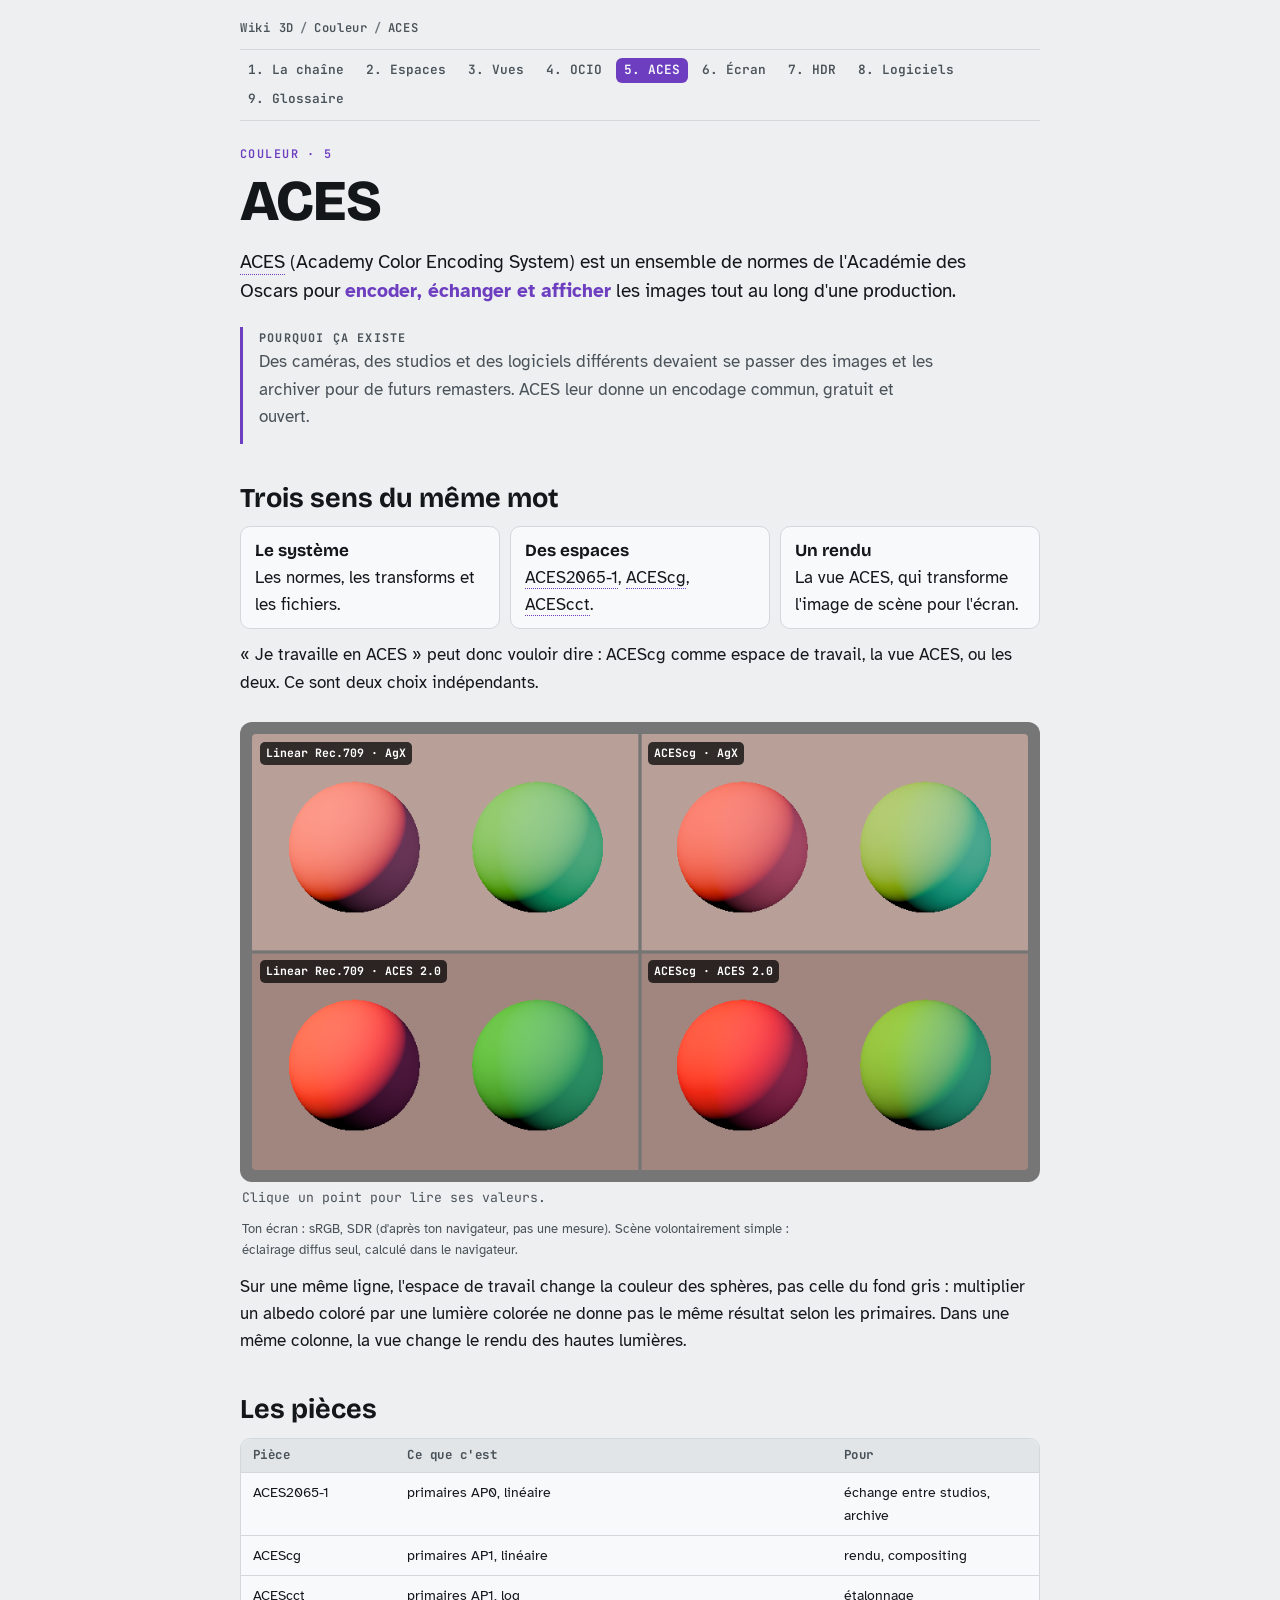
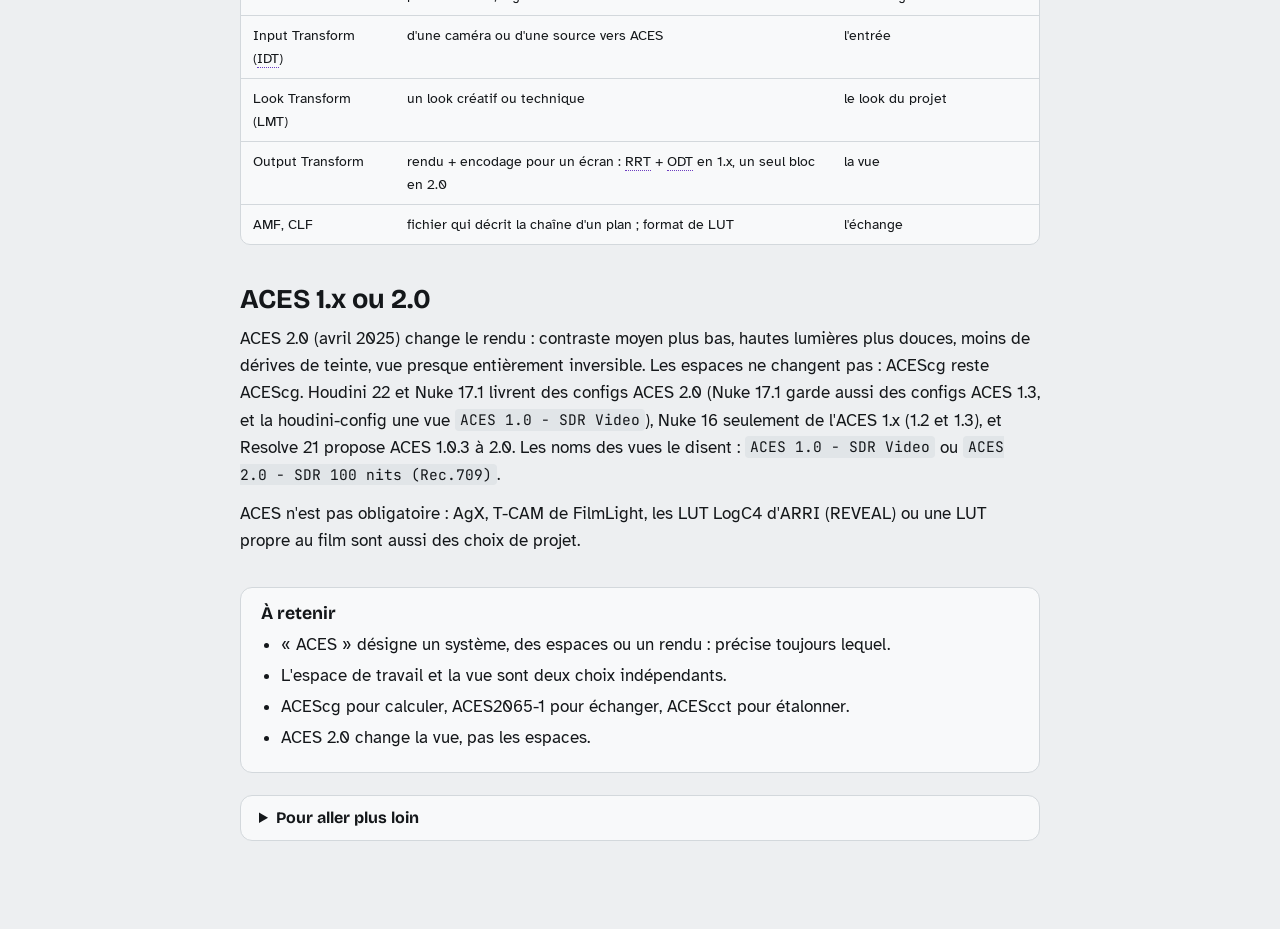
<file: couleur/aces/index.html>
<!doctype html>
<html lang="fr">
<head>
<meta charset="utf-8">
<meta name="viewport" content="width=device-width, initial-scale=1, viewport-fit=cover">
<meta name="description" content="ACES : les trois sens du mot, ACES2065-1, ACEScg et ACEScct, les transforms, ACES 1.x contre 2.0, et pourquoi espace de travail et vue sont deux choix indépendants. Wiki 3D, section Couleur.">
<title>ACES · Couleur · Wiki 3D</title>
<link rel="preconnect" href="https://fonts.googleapis.com">
<link rel="preconnect" href="https://fonts.gstatic.com" crossorigin>
<link rel="stylesheet" href="https://fonts.googleapis.com/css2?family=Atkinson+Hyperlegible:ital,wght@0,400;0,700;1,400&family=Bricolage+Grotesque:opsz,wght@12..96,500;12..96,700;12..96,800&family=JetBrains+Mono:wght@400;600&display=swap">
<link rel="stylesheet" href="../assets/couleur.css?v=20260930">
<style>
.sens{display:grid;grid-template-columns:repeat(auto-fit,minmax(200px,1fr));gap:10px;margin:12px 0}
.sens div{background:var(--surface);border:1px solid var(--line);border-radius:10px;padding:10px 14px}
.sens b{font-family:var(--display);display:block}
.grid{position:relative}
.grid canvas{width:100%;display:block;cursor:crosshair}
.q{position:absolute;font:700 .72rem/1.3 var(--mono);background:#000b;color:#fff;padding:4px 6px;border-radius:5px;pointer-events:none}
</style>
</head>
<body data-page="aces">
<div class="wrap">
<header class="crumbs"></header>
<nav class="secnav"></nav>
<main>
  <span class="eyebrow">Couleur · 5</span>
  <h1>ACES</h1>
  <p class="une-phrase"><dfn data-g="aces">ACES</dfn> (Academy Color Encoding System) est un ensemble de normes de l'Académie des Oscars pour <strong>encoder, échanger et afficher</strong> les images tout au long d'une production.</p>
  <div class="pourquoi"><p>Des caméras, des studios et des logiciels différents devaient se passer des images et les archiver pour de futurs remasters. ACES leur donne un encodage commun, gratuit et ouvert.</p></div>

  <h2>Trois sens du même mot</h2>
  <div class="sens">
    <div><b>Le système</b>Les normes, les transforms et les fichiers.</div>
    <div><b>Des espaces</b><dfn data-g="aces2065">ACES2065-1</dfn>, <dfn data-g="acescg">ACEScg</dfn>, <dfn data-g="acescct">ACEScct</dfn>.</div>
    <div><b>Un rendu</b>La vue ACES, qui transforme l'image de scène pour l'écran.</div>
  </div>
  <p>« Je travaille en ACES » peut donc vouloir dire : ACEScg comme espace de travail, la vue ACES, ou les deux. Ce sont deux choix indépendants.</p>

  <figure class="demo" id="demo">
    <div class="demo-frame">
      <div class="grid"><canvas id="cv" width="960" height="540" aria-label="Deux sphères saturées éclairées par deux lumières colorées, calculées dans deux espaces de travail et vues à travers deux vues : grille 2 × 2."></canvas>
        <span class="q" style="left:8px;top:8px">Linear Rec.709 · AgX</span><span class="q" style="left:calc(50% + 8px);top:8px">ACEScg · AgX</span>
        <span class="q" style="left:8px;top:calc(50% + 8px)">Linear Rec.709 · ACES 2.0</span><span class="q" style="left:calc(50% + 8px);top:calc(50% + 8px)">ACEScg · ACES 2.0</span></div>
    </div>
    <div class="demo-readout" id="ro" aria-live="polite">Clique un point pour lire ses valeurs.</div>
    <p class="screen-note" data-screen-note="" data-note="Scène volontairement simple : éclairage diffus seul, calculé dans le navigateur."></p>
  </figure>
  <p>Sur une même ligne, l'espace de travail change la couleur des sphères, pas celle du fond gris : multiplier un albedo coloré par une lumière colorée ne donne pas le même résultat selon les primaires. Dans une même colonne, la vue change le rendu des hautes lumières.</p>

  <h2>Les pièces</h2>
  <div class="tbl-wrap"><table>
    <thead><tr><th>Pièce</th><th>Ce que c'est</th><th>Pour</th></tr></thead>
    <tbody>
      <tr><td>ACES2065-1</td><td>primaires AP0, linéaire</td><td>échange entre studios, archive</td></tr>
      <tr><td>ACEScg</td><td>primaires AP1, linéaire</td><td>rendu, compositing</td></tr>
      <tr><td>ACEScct</td><td>primaires AP1, log</td><td>étalonnage</td></tr>
      <tr><td>Input Transform (<dfn data-g="idt">IDT</dfn>)</td><td>d'une caméra ou d'une source vers ACES</td><td>l'entrée</td></tr>
      <tr><td>Look Transform (LMT)</td><td>un look créatif ou technique</td><td>le look du projet</td></tr>
      <tr><td>Output Transform</td><td>rendu + encodage pour un écran : <dfn data-g="rrt">RRT</dfn> + <dfn data-g="odt">ODT</dfn> en 1.x, un seul bloc en 2.0</td><td>la vue</td></tr>
      <tr><td>AMF, CLF</td><td>fichier qui décrit la chaîne d'un plan ; format de LUT</td><td>l'échange</td></tr>
    </tbody>
  </table></div>

  <h2>ACES 1.x ou 2.0</h2>
  <p>ACES 2.0 (avril 2025) change le rendu : contraste moyen plus bas, hautes lumières plus douces, moins de dérives de teinte, vue presque entièrement inversible. Les espaces ne changent pas : ACEScg reste ACEScg. Houdini 22 et Nuke 17.1 livrent des configs ACES 2.0 (Nuke 17.1 garde aussi des configs ACES 1.3, et la houdini-config une vue <code>ACES 1.0 - SDR Video</code>), Nuke 16 seulement de l'ACES 1.x (1.2 et 1.3), et Resolve 21 propose ACES 1.0.3 à 2.0. Les noms des vues le disent : <code>ACES 1.0 - SDR Video</code> ou <code>ACES 2.0 - SDR 100 nits (Rec.709)</code>.</p>
  <p>ACES n'est pas obligatoire : AgX, T-CAM de FilmLight, les LUT LogC4 d'ARRI (REVEAL) ou une LUT propre au film sont aussi des choix de projet.</p>

  <section class="retenir">
    <h2>À retenir</h2>
    <ul>
      <li>« ACES » désigne un système, des espaces ou un rendu : précise toujours lequel.</li>
      <li>L'espace de travail et la vue sont deux choix indépendants.</li>
      <li>ACEScg pour calculer, ACES2065-1 pour échanger, ACEScct pour étalonner.</li>
      <li>ACES 2.0 change la vue, pas les espaces.</li>
    </ul>
  </section>

  <details class="plus">
    <summary>Pour aller plus loin</summary>
    <div>
      <h3>Précisions</h3>
      <p>Le blanc ACES (x 0,32168 ; y 0,33767) vaut environ 6000 K, mais ce n'est pas un illuminant CIE « D60 ». Les primaires AP1 débordent légèrement du visible pour englober Rec.2020 et P3 ; AP0 englobe tout le visible. ACEScct a un « toe » linéaire dans les basses lumières : un « lift » y voile davantage les ombres, comme sur un scan film ; ACEScc n'en a pas.</p>
      <p>En ACES 2.0, la vue <code>ACES 2.0 - SDR 100 nits (P3 D65)</code> du display <code>P3-D65 - Display</code> est la sortie cinéma à 48 nits : sa courbe est calculée à 100 nits, puis le projecteur calibré fait le reste. Sur <code>Display P3 - Display</code>, la même vue vise un écran Display P3. Dans les configs ACES 1.x, le préfixe des vues (<code>ACES 1.0</code>, <code>ACES 1.1</code>) suit en gros la version inscrite dans l'identifiant du transform, pas la version d'ACES qui l'a publié.</p>
      <p>La démo convertit albedos et lumières (définis en Rec.709) dans l'espace de travail, y fait le produit, puis revient en Linear Rec.709 pour appliquer la vue par LUT. Les valeurs devenues négatives au retour (couleurs hors Rec.709) sont ramenées à 0 par la LUT : un vrai pipeline OCIO les transmettrait à la vue. Un vrai moteur de rendu applique le même principe à tout son transport de lumière.</p>
      <h3>Sources</h3>
      <ol class="sources">
        <li>ACES, documentation (encodages, point blanc, transforms, ACES 2) : <a href="https://docs.acescentral.com/">docs.acescentral.com</a></li>
        <li>Académie, lancement d'ACES 1.0 (1er avril 2015) : <a href="https://www.oscars.org/news/academy-launches-aces-global-digital-production-and-archiving-standard">oscars.org</a></li>
        <li>aces-core, CHANGELOG (versions et dates) : <a href="https://github.com/aces-aswf/aces-core/blob/main/CHANGELOG.md">github.com/aces-aswf</a></li>
        <li>Configs dumpées localement : Houdini 22, Nuke 17.1 et 16 ; Resolve 21.1, Reference Manual, p. 245–251.</li>
      </ol>
    </div>
  </details>
</main>
</div>
<script src="../assets/glossaire-data.js?v=20260930"></script>
<script src="../assets/colorlib.js?v=20260930"></script>
<script src="../assets/gl.js?v=20260930"></script>
<script src="../assets/couleur.js?v=20260930"></script>
<script>
(async () => {
  'use strict';
  const C = ColorLib, F = Couleur.fmt;
  // Scène (valeurs Linear Rec.709) : deux sphères saturées + fond gris, deux lumières colorées, Lambert seul.
  const ALB = [[0.75, 0.04, 0.04], [0.04, 0.55, 0.08]], BG = [0.18, 0.18, 0.18];
  const KEY = { dir: [-0.6, 0.55, 0.58], col: [1.0, 0.45, 0.08], k: 5.0 }, FILL = { dir: [0.75, 0.1, 0.65], col: [0.08, 0.35, 1.0], k: 2.5 };
  const norm3 = (v) => { const l = Math.hypot(...v); return v.map((x) => x / l); };
  KEY.dir = norm3(KEY.dir); FILL.dir = norm3(FILL.dir);
  const lutAgX = await Couleur.loadLUT('agx'), lutA2 = await Couleur.loadLUT('aces2');
  const M = C.matrix('lin_rec709', 'acescg'), Mi = C.matrix('acescg', 'lin_rec709');
  // Évaluation d'un point de quadrant (u, v dans [0,1], v vers le bas) → {n, alb} ou fond
  function hit(u, v) {
    const asp = 480 / 270, x = (u - 0.5) * asp, y = 0.5 - v;
    const S = [[-0.42, -0.02, 0.3], [0.42, -0.02, 0.3]];
    for (let i = 0; i < 2; i++) { const dx = (x - S[i][0]) / S[i][2], dy = (y - S[i][1]) / S[i][2], r2 = dx * dx + dy * dy; if (r2 < 1) return { n: [dx, dy, Math.sqrt(1 - r2)], alb: ALB[i] }; }
    return { n: [0, 0.35, 0.94], alb: BG };
  }
  function shade(u, v, ws) {
    const h = hit(u, v), conv = (c) => (ws ? C.apply(M, c) : c);
    const a = conv(h.alb); let out = [0, 0, 0];
    for (const Lt of [KEY, FILL]) {
      const nl = Math.max(0, h.n[0] * Lt.dir[0] + h.n[1] * Lt.dir[1] + h.n[2] * Lt.dir[2]), lc = conv(Lt.col.map((c) => c * Lt.k));
      out = out.map((o, k) => o + a[k] * lc[k] * nl);
    }
    return ws ? C.apply(Mi, out) : out; // retour en Linear Rec.709 pour la vue
  }
  const cv = document.getElementById('cv');
  const t = (Mx) => [Mx[0][0], Mx[1][0], Mx[2][0], Mx[0][1], Mx[1][1], Mx[2][1], Mx[0][2], Mx[1][2], Mx[2][2]];
  const FS = `uniform sampler2D lutA; uniform sampler2D lutB; uniform mat3 M; uniform mat3 Mi;
uniform vec3 alb0; uniform vec3 alb1; uniform vec3 bg; uniform vec3 kd; uniform vec3 kc; uniform vec3 fd; uniform vec3 fc;
vec3 shade(vec2 q, bool cg){
  float asp = 480.0 / 270.0; vec2 p = vec2((q.x - 0.5) * asp, q.y - 0.5);
  vec3 n = vec3(0.0, 0.35, 0.94); vec3 a = bg;
  for (int i = 0; i < 2; i++) { vec2 c = vec2(i == 0 ? -0.42 : 0.42, -0.02); vec2 d = (p - c) / 0.3; float r2 = dot(d, d);
    if (r2 < 1.0) { n = vec3(d, sqrt(1.0 - r2)); a = i == 0 ? alb0 : alb1; break; } }
  vec3 A = cg ? M * a : a; vec3 K = cg ? M * kc : kc; vec3 Fl = cg ? M * fc : fc;
  vec3 o = A * K * max(dot(n, kd), 0.0) + A * Fl * max(dot(n, fd), 0.0);
  return cg ? Mi * o : o;
}
void main(){
  bool right = uv.x > 0.5, top = uv.y > 0.5;
  vec2 q = vec2(fract(uv.x * 2.0), fract(uv.y * 2.0));
  vec3 c = shade(q, right);
  vec3 r = top ? lut3d(lutA, c) : lut3d(lutB, c);
  if (abs(uv.x - 0.5) < 0.002 || abs(uv.y - 0.5) < 0.003) r = vec3(0.46);
  o = vec4(r, 1.0);
}`;
  const view = (c, top) => C.lutApply(c, top ? lutAgX.px : lutA2.px, lutAgX.meta);
  if (GL.available()) {
    const r = GL.create(cv, FS);
    r.setHDR({ width: 1, height: 1, data: new Float32Array(3) }).setLUT(lutAgX, 'lutA').setLUT(lutA2, 'lutB');
    const gl = r.gl; gl.uniformMatrix3fv(gl.getUniformLocation(r.prog, 'M'), false, t(M)); gl.uniformMatrix3fv(gl.getUniformLocation(r.prog, 'Mi'), false, t(Mi));
    r.set('alb0', ...ALB[0]).set('alb1', ...ALB[1]).set('bg', ...BG).set('kd', ...KEY.dir).set('kc', ...KEY.col.map((c) => c * KEY.k)).set('fd', ...FILL.dir).set('fc', ...FILL.col.map((c) => c * FILL.k)).draw();
  } else {
    const W = 480, H = 270, img = { width: W * 2, height: H * 2, data: new Float32Array(W * H * 12) };
    GL.render2D(cv, img, (_, x, y) => { const right = x >= W, top = y < H; return view(shade((x % W) / W, (y % H) / H, right), top); }, 960);
  }
  cv.addEventListener('click', (e) => {
    const b = cv.getBoundingClientRect(), u = (e.clientX - b.left) / b.width, v = (e.clientY - b.top) / b.height;
    const right = u > 0.5, top = v < 0.5, q = [(u * 2) % 1, (v * 2) % 1];
    const ws = shade(q[0], q[1], right), inWS = right ? C.apply(M, ws) : ws;
    document.getElementById('ro').textContent = `${right ? 'ACEScg' : 'Linear Rec.709'} : ${F.rgb(inWS)} (en Linear Rec.709 : ${F.rgb(ws)}) → vue ${top ? 'AgX' : 'ACES 2.0'} ${F.code8(view(ws, top))}`;
  });
})();
</script>
</body>
</html>
</file>
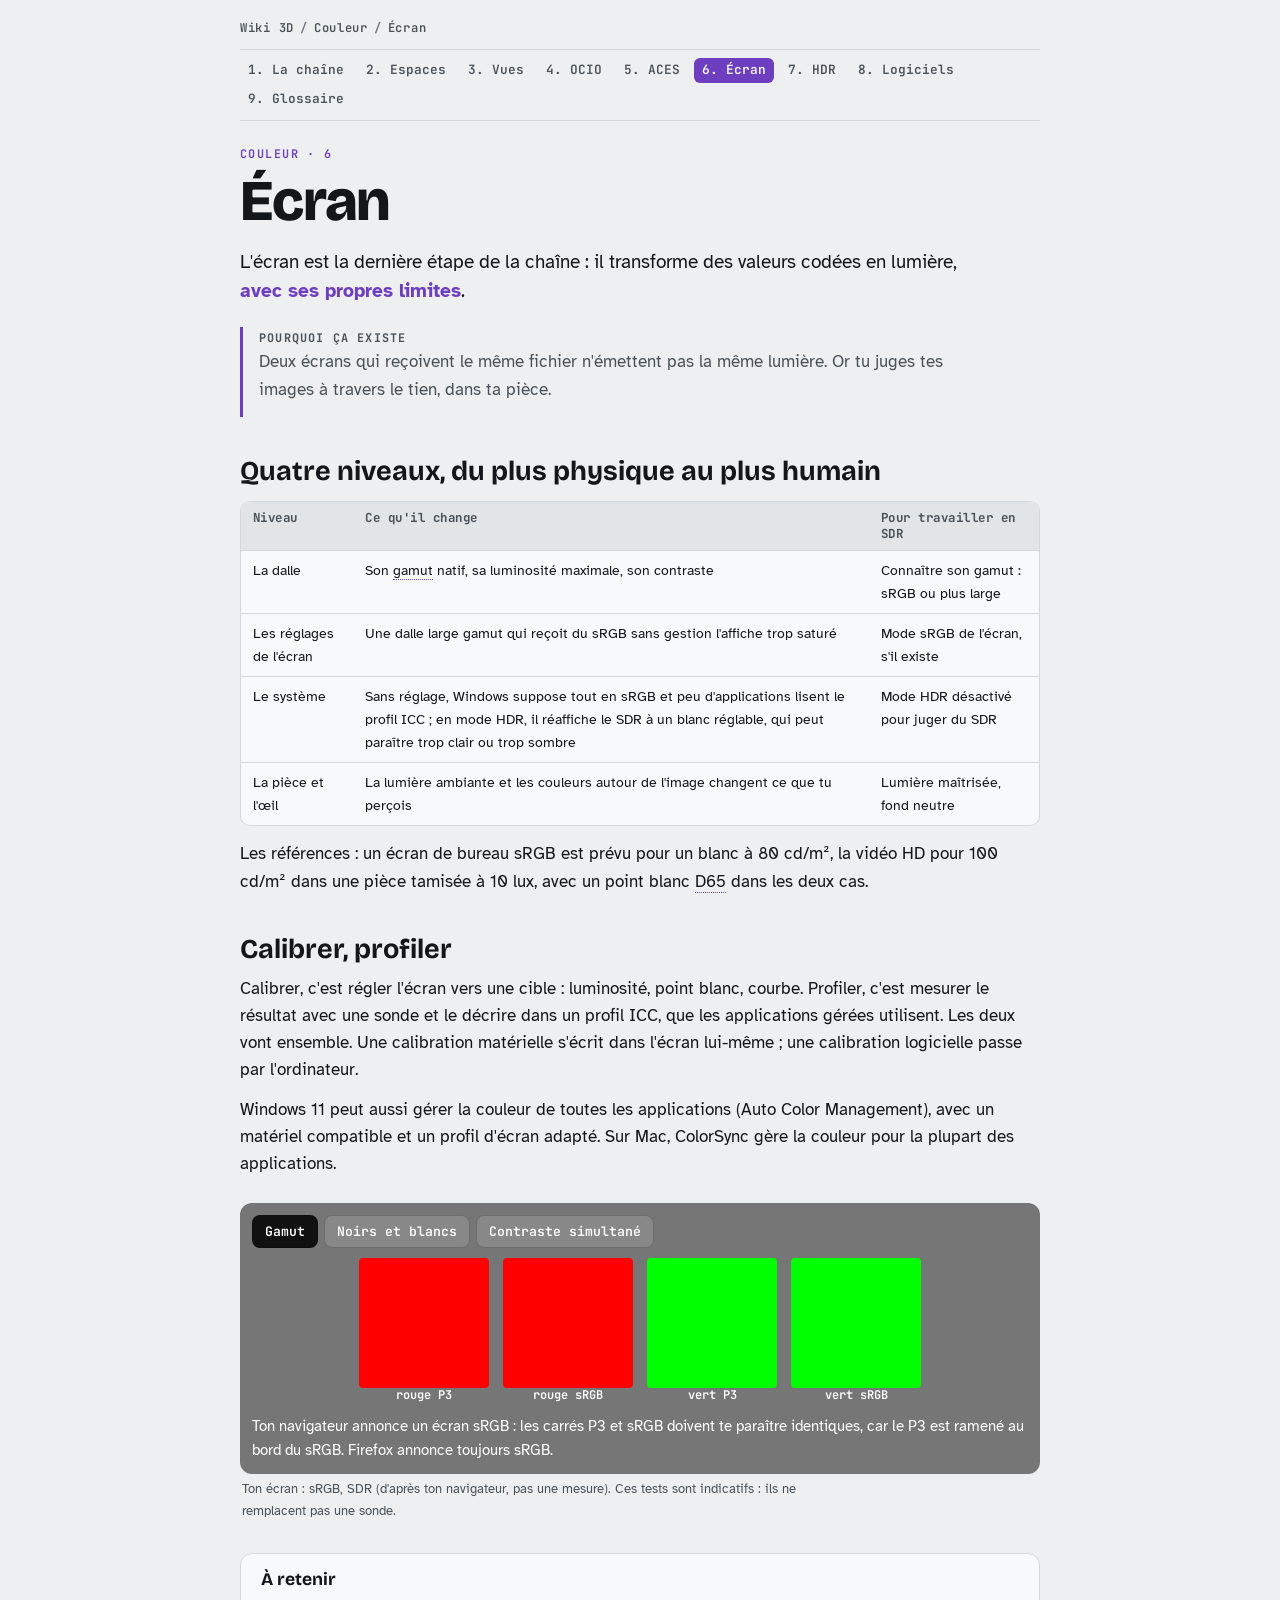
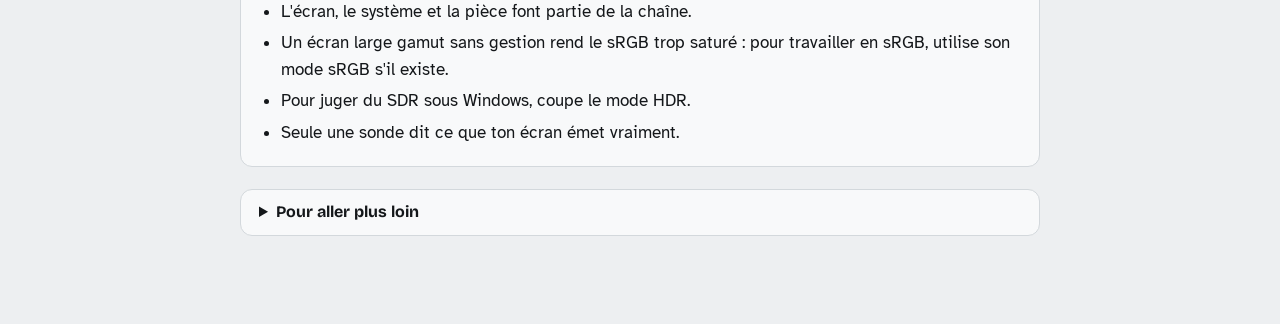
<file: couleur/ecran/index.html>
<!doctype html>
<html lang="fr">
<head>
<meta charset="utf-8">
<meta name="viewport" content="width=device-width, initial-scale=1, viewport-fit=cover">
<meta name="description" content="L'écran, le système et la pièce : la fin de la chaîne des couleurs. Gamut de la dalle, mode sRGB, Windows (ICC, ACM, mode HDR), calibration, et des tests pour ton propre écran. Wiki 3D, section Couleur.">
<title>Écran · Couleur · Wiki 3D</title>
<link rel="preconnect" href="https://fonts.googleapis.com">
<link rel="preconnect" href="https://fonts.gstatic.com" crossorigin>
<link rel="stylesheet" href="https://fonts.googleapis.com/css2?family=Atkinson+Hyperlegible:ital,wght@0,400;0,700;1,400&family=Bricolage+Grotesque:opsz,wght@12..96,500;12..96,700;12..96,800&family=JetBrains+Mono:wght@400;600&display=swap">
<link rel="stylesheet" href="../assets/couleur.css?v=20260930">
<style>
.tabs{display:flex;flex-wrap:wrap;gap:6px;margin-bottom:10px}
.tabs button{font:600 .82rem/1 var(--mono);padding:9px 12px;border-radius:8px;border:1px solid #0003;background:#FFFFFF22;color:var(--neutral-ink);cursor:pointer}
.tabs button[aria-selected="true"]{background:#111;color:#fff}
.panel[hidden]{display:none}
.panel p{color:var(--neutral-ink);margin:10px 0 0;font-size:.95rem}
.pair{display:flex;gap:14px;flex-wrap:wrap;justify-content:center}
.pair figure{margin:0;text-align:center;font:600 .75rem/1.3 var(--mono);color:var(--neutral-ink)}
.sq{width:130px;height:130px;border-radius:4px}
.steps{display:grid;grid-template-columns:repeat(13,minmax(0,1fr));gap:0;border-radius:4px;overflow:hidden}
.steps div{aspect-ratio:1;display:flex;align-items:flex-end;justify-content:center;font:600 .62rem/1.6 var(--mono);color:#888}
.steps.w div{color:#777}
.contrast{display:grid;grid-template-columns:1fr 1fr;height:180px;border-radius:4px;overflow:hidden;position:relative}
.contrast>div{display:flex;align-items:center;justify-content:center}
.contrast .g{width:70px;height:70px;background:rgb(128,128,128)}
.bridge{position:absolute;top:calc(50% - 8px);left:25%;width:50%;height:16px;background:rgb(128,128,128);display:none}
.contrast.rev .bridge{display:block}
</style>
</head>
<body data-page="ecran">
<div class="wrap">
<header class="crumbs"></header>
<nav class="secnav"></nav>
<main>
  <span class="eyebrow">Couleur · 6</span>
  <h1>Écran</h1>
  <p class="une-phrase">L'écran est la dernière étape de la chaîne : il transforme des valeurs codées en lumière, <strong>avec ses propres limites</strong>.</p>
  <div class="pourquoi"><p>Deux écrans qui reçoivent le même fichier n'émettent pas la même lumière. Or tu juges tes images à travers le tien, dans ta pièce.</p></div>

  <h2>Quatre niveaux, du plus physique au plus humain</h2>
  <div class="tbl-wrap"><table>
    <thead><tr><th>Niveau</th><th>Ce qu'il change</th><th>Pour travailler en SDR</th></tr></thead>
    <tbody>
      <tr><td>La dalle</td><td>Son <dfn data-g="gamut">gamut</dfn> natif, sa luminosité maximale, son contraste</td><td>Connaître son gamut : sRGB ou plus large</td></tr>
      <tr><td>Les réglages de l'écran</td><td>Une dalle large gamut qui reçoit du sRGB sans gestion l'affiche trop saturé</td><td>Mode sRGB de l'écran, s'il existe</td></tr>
      <tr><td>Le système</td><td>Sans réglage, Windows suppose tout en sRGB et peu d'applications lisent le profil ICC ; en mode HDR, il réaffiche le SDR à un blanc réglable, qui peut paraître trop clair ou trop sombre</td><td>Mode HDR désactivé pour juger du SDR</td></tr>
      <tr><td>La pièce et l'œil</td><td>La lumière ambiante et les couleurs autour de l'image changent ce que tu perçois</td><td>Lumière maîtrisée, fond neutre</td></tr>
    </tbody>
  </table></div>
  <p>Les références : un écran de bureau sRGB est prévu pour un blanc à 80 cd/m², la vidéo HD pour 100 cd/m² dans une pièce tamisée à 10 lux, avec un point blanc <dfn data-g="d65">D65</dfn> dans les deux cas.</p>

  <h2>Calibrer, profiler</h2>
  <p>Calibrer, c'est régler l'écran vers une cible : luminosité, point blanc, courbe. Profiler, c'est mesurer le résultat avec une sonde et le décrire dans un profil ICC, que les applications gérées utilisent. Les deux vont ensemble. Une calibration matérielle s'écrit dans l'écran lui-même ; une calibration logicielle passe par l'ordinateur.</p>
  <p>Windows 11 peut aussi gérer la couleur de toutes les applications (Auto Color Management), avec un matériel compatible et un profil d'écran adapté. Sur Mac, ColorSync gère la couleur pour la plupart des applications.</p>

  <figure class="demo" id="demo">
    <div class="demo-frame">
      <div class="tabs" role="tablist" aria-label="Tests de l'écran">
        <button type="button" role="tab" aria-selected="true" aria-controls="p1" id="t1">Gamut</button>
        <button type="button" role="tab" aria-selected="false" aria-controls="p2" id="t2">Noirs et blancs</button>
        <button type="button" role="tab" aria-selected="false" aria-controls="p3" id="t3">Contraste simultané</button>
      </div>
      <div class="panel" role="tabpanel" id="p1" aria-labelledby="t1">
        <div class="pair">
          <figure><div class="sq" style="background:rgb(255,0,0);background:color(display-p3 1 0 0)"></div>rouge P3</figure>
          <figure><div class="sq" style="background:rgb(255,0,0)"></div>rouge sRGB</figure>
          <figure><div class="sq" style="background:rgb(0,255,0);background:color(display-p3 0 1 0)"></div>vert P3</figure>
          <figure><div class="sq" style="background:rgb(0,255,0)"></div>vert sRGB</figure>
        </div>
        <p id="gamut-txt"></p>
      </div>
      <div class="panel" role="tabpanel" id="p2" aria-labelledby="t2" hidden>
        <div class="steps" id="blacks" aria-label="Marches de gris de 0 à 12"></div>
        <div class="steps w" id="whites" style="margin-top:8px" aria-label="Marches de gris de 243 à 255"></div>
        <p>Deux marches voisines diffèrent très peu, surtout tout en bas et tout en haut : même un bon écran en confond quelques-unes. Si beaucoup de marches sombres se confondent, ton écran (ou sa luminosité, ou la lumière de la pièce) écrase les ombres ; si beaucoup de marches claires se confondent, il écrase les hautes lumières. La trame à 50 % de lumière est sur la page <a data-page="espaces">Espaces</a>.</p>
      </div>
      <div class="panel" role="tabpanel" id="p3" aria-labelledby="t3" hidden>
        <div class="contrast" id="ctr"><div style="background:#1E1E1E"><div class="g"></div></div><div style="background:#E6E6E6"><div class="g"></div></div><span class="bridge"></span></div>
        <p>Les deux carrés sont le même gris (128). Le fond change ta perception : c'est pour ça qu'on juge une image sur un fond neutre, dans une interface grise.</p>
        <p><button type="button" class="btn" id="rev">Relier les deux carrés</button></p>
      </div>
    </div>
    <p class="screen-note" data-screen-note="" data-note="Ces tests sont indicatifs : ils ne remplacent pas une sonde."></p>
  </figure>

  <section class="retenir">
    <h2>À retenir</h2>
    <ul>
      <li>L'écran, le système et la pièce font partie de la chaîne.</li>
      <li>Un écran large gamut sans gestion rend le sRGB trop saturé : pour travailler en sRGB, utilise son mode sRGB s'il existe.</li>
      <li>Pour juger du SDR sous Windows, coupe le mode HDR.</li>
      <li>Seule une sonde dit ce que ton écran émet vraiment.</li>
    </ul>
  </section>

  <details class="plus">
    <summary>Pour aller plus loin</summary>
    <div>
      <h3>Windows</h3>
      <p>Sans « Advanced Color » (Auto Color Management ou mode HDR), Windows ne gère pas la couleur de ce qu'affichent les applications : il suppose tout en sRGB. Auto Color Management est disponible depuis Windows 11 22H2, avec une carte graphique récente et un profil d'écran MHC. Il se règle dans Settings > System > Display > Color profile (libellés de l'interface anglaise). En mode HDR, le curseur de luminosité du contenu SDR fixe le blanc des applications SDR ; plusieurs utilisateurs constatent que Windows décode alors le SDR avec la courbe sRGB par morceaux, ce qui relève les ombres d'un contenu prévu pour un gamma 2,2. Microsoft ne le documente pas.</p>
      <h3>Les dalles</h3>
      <p>IPS : contraste d'environ 1000:1, angles de vision larges. VA : contraste plus élevé, mais teintes qui changent avec l'angle. OLED : noir par pixel, mais luminosité qui baisse quand une grande surface est claire.</p>
      <h3>macOS</h3>
      <p>ColorSync gère la couleur pour la plupart des applications. Avec l'EDR, macOS peut afficher au-dessus du blanc SDR ; la marge dépend de l'écran et de la luminosité choisie.</p>
      <h3>Sources</h3>
      <ol class="sources">
        <li>Microsoft Learn, <i>ICC profile behavior with Advanced Color</i> et <i>Use DirectX with Advanced Color</i> : <a href="https://learn.microsoft.com/en-us/windows/win32/wcs/advanced-color-icc-profiles">learn.microsoft.com</a></li>
        <li>W3C, <i>A Standard Default Color Space for the Internet – sRGB</i> (80 cd/m²) : <a href="https://www.w3.org/Graphics/Color/sRGB">w3.org</a></li>
        <li>ITU-R BT.2035 (100 cd/m², 10 lux, D65) : <a href="https://www.itu.int/rec/R-REC-BT.2035">itu.int</a></li>
        <li>TFTCentral, gamut des écrans et mode sRGB ; technologies de dalles : <a href="https://tftcentral.co.uk/articles/colour_gamut">tftcentral.co.uk</a></li>
        <li>DisplayCAL, calibration et profilage : <a href="https://displaycal.net/">displaycal.net</a></li>
        <li>EIZO, calibration matérielle et logicielle (source constructeur) : <a href="https://www.eizo.com/library/management/hardware-vs-software-calibration/">eizo.com</a></li>
        <li>Apple, ColorSync et EDR : <a href="https://developer.apple.com/documentation/colorsync">developer.apple.com</a></li>
      </ol>
    </div>
  </details>
</main>
</div>
<script src="../assets/glossaire-data.js?v=20260930"></script>
<script src="../assets/couleur.js?v=20260930"></script>
<script>
(() => {
  'use strict';
  const tabs = [...document.querySelectorAll('[role=tab]')];
  tabs.forEach((t) => t.addEventListener('click', () => {
    tabs.forEach((x) => { x.setAttribute('aria-selected', x === t); document.getElementById(x.getAttribute('aria-controls')).hidden = x !== t; });
  }));
  const s = Couleur.screenInfo();
  document.getElementById('gamut-txt').textContent = s.gamut === 'srgb'
    ? 'Ton navigateur annonce un écran sRGB : les carrés P3 et sRGB doivent te paraître identiques, car le P3 est ramené au bord du sRGB. Firefox annonce toujours sRGB.'
    : 'Ton navigateur annonce un écran large gamut : le rouge et le vert P3 doivent te paraître plus intenses que leurs voisins sRGB. S\'ils sont identiques, un maillon de la chaîne (navigateur, profil ou mode de l\'écran) ne suit pas.';
  const mk = (id, from) => { const box = document.getElementById(id); for (let v = from; v < from + 13; v++) { const d = document.createElement('div'); d.style.background = `rgb(${v},${v},${v})`; d.textContent = v; box.append(d); } };
  mk('blacks', 0); mk('whites', 243);
  document.getElementById('rev').addEventListener('click', () => document.getElementById('ctr').classList.toggle('rev'));
})();
</script>
</body>
</html>
</file>
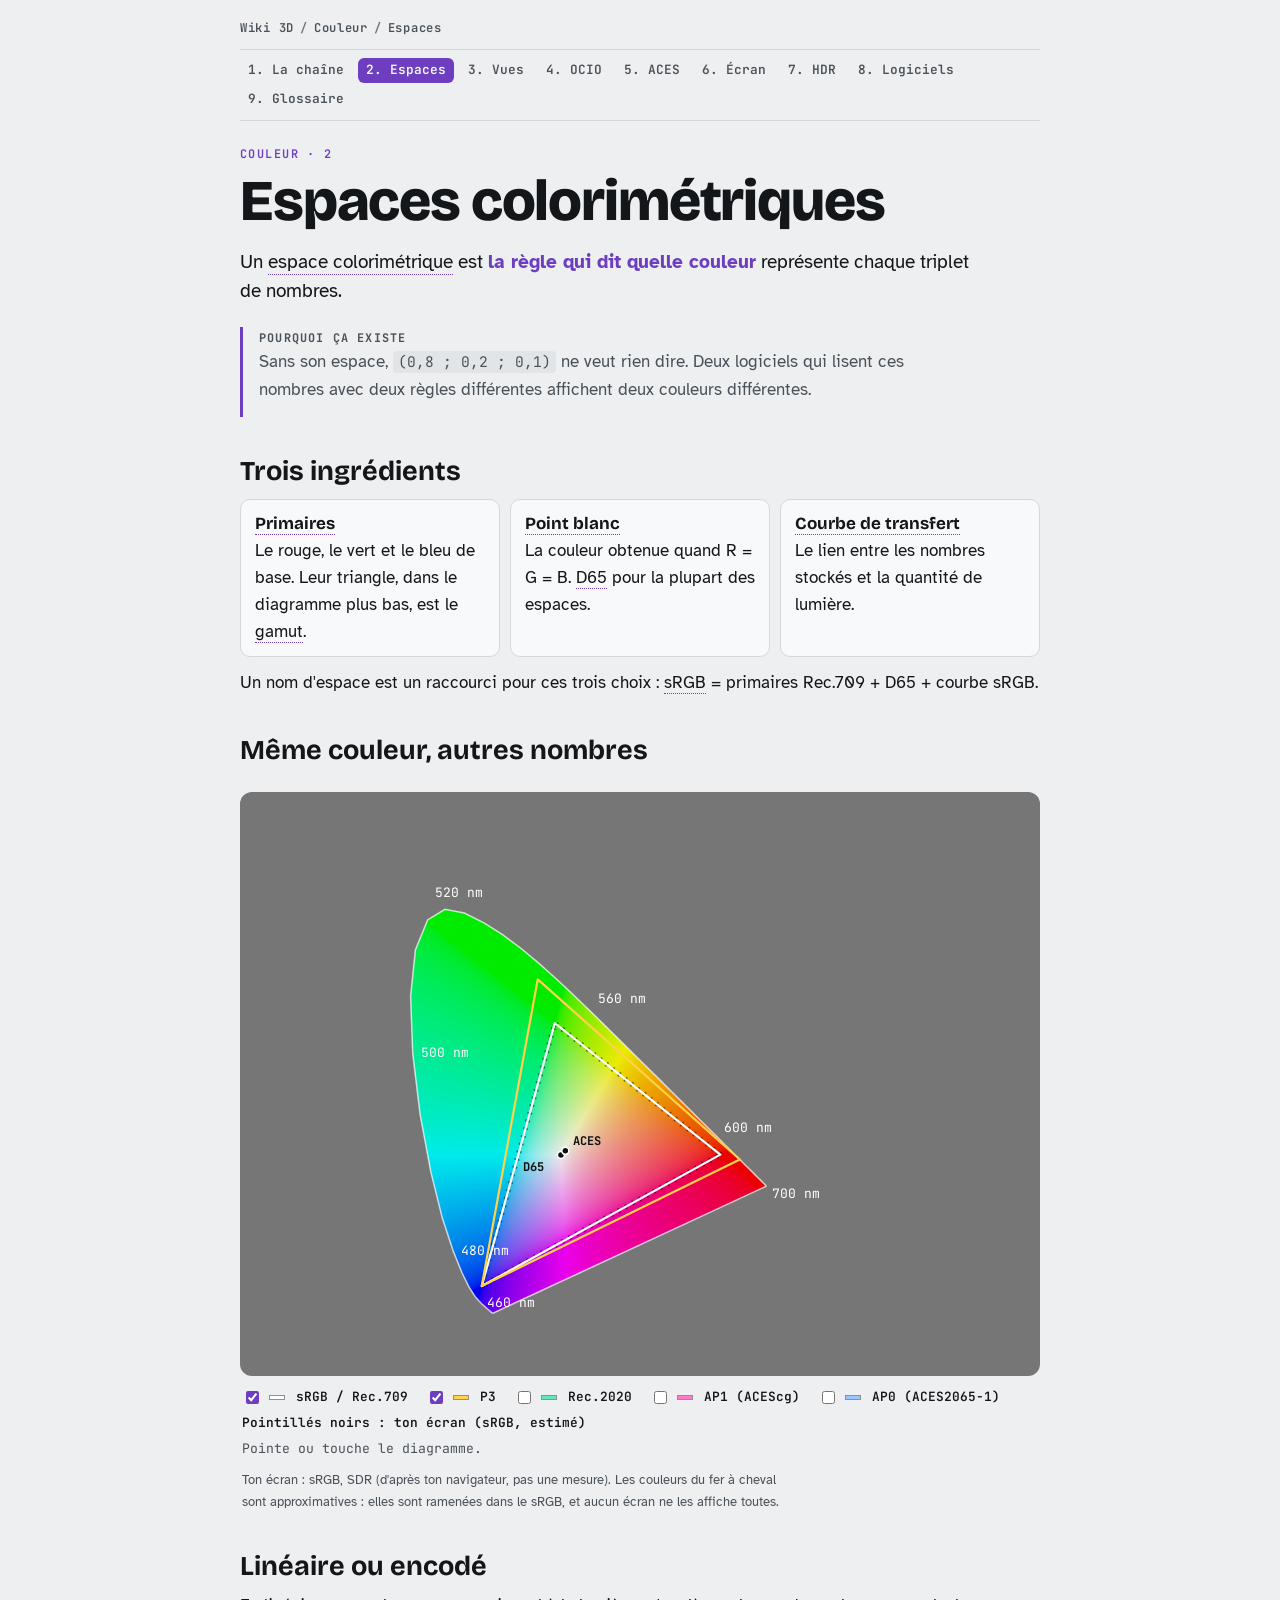
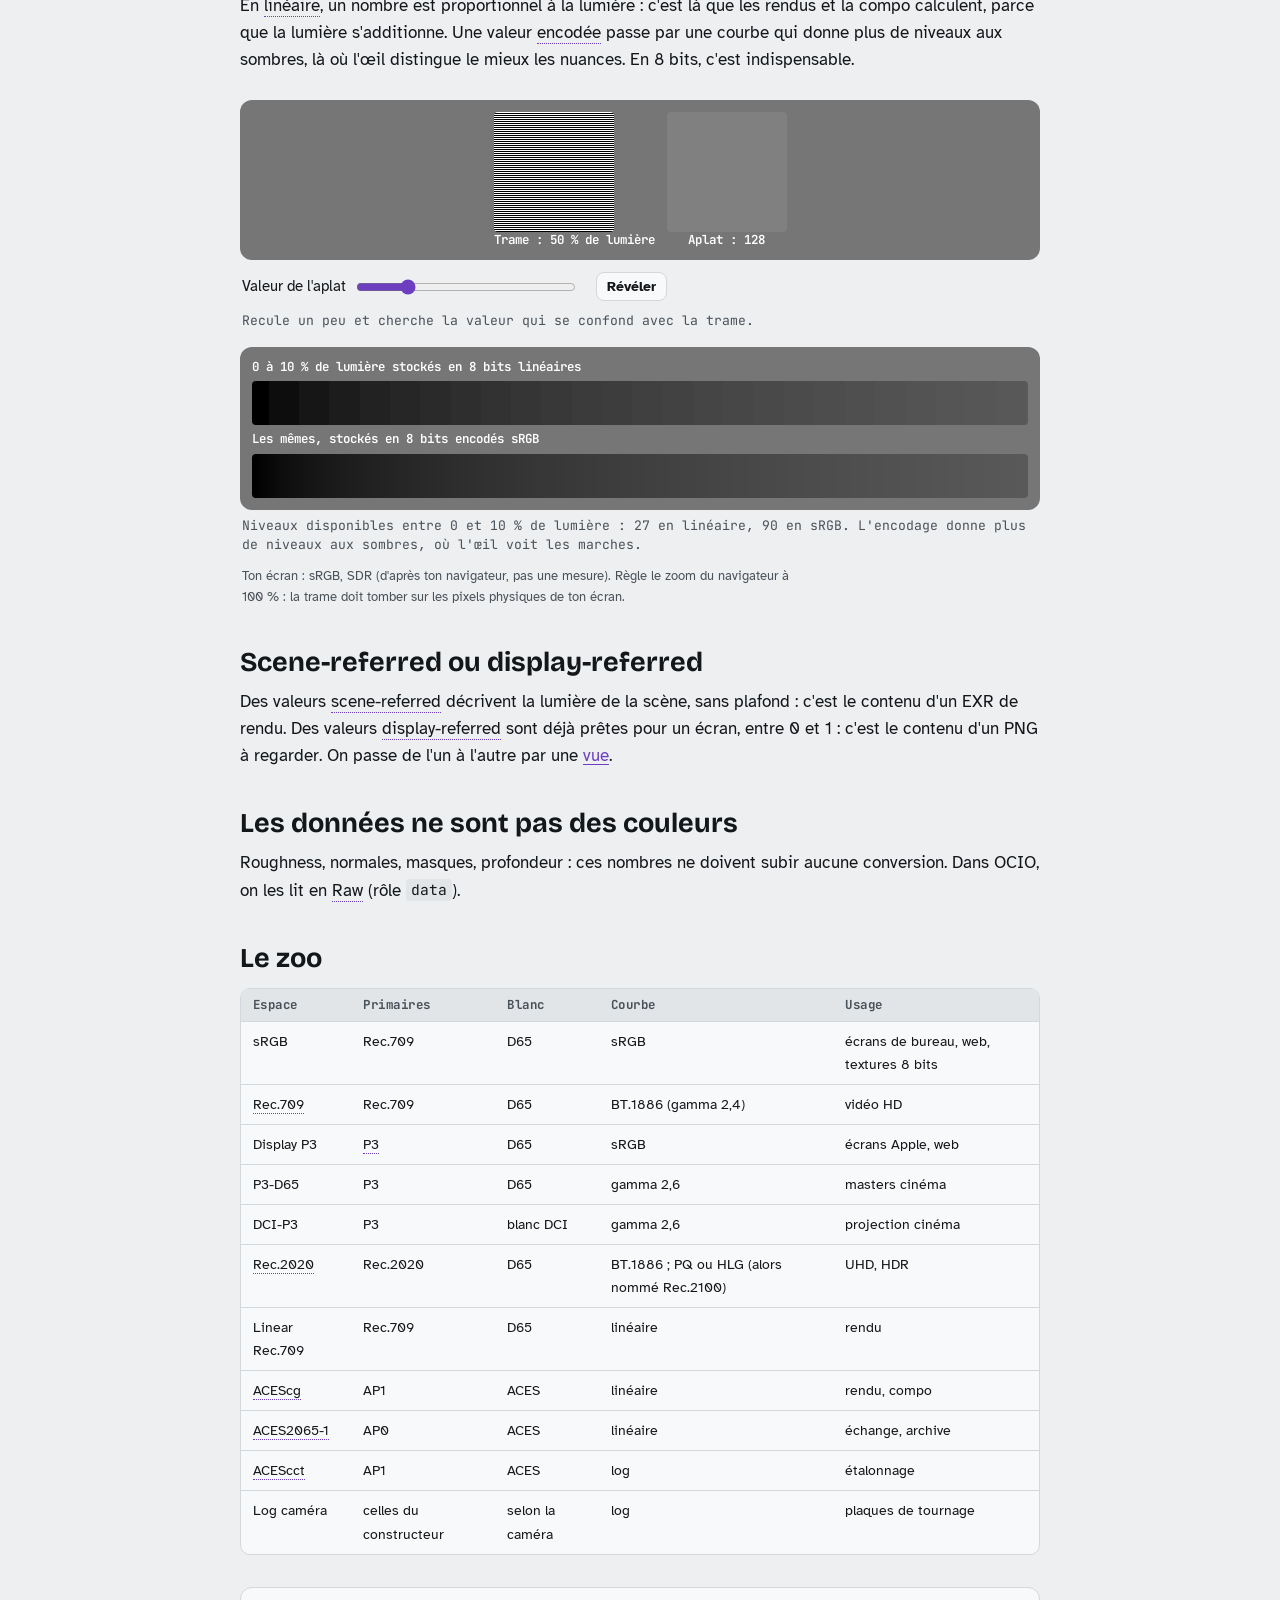
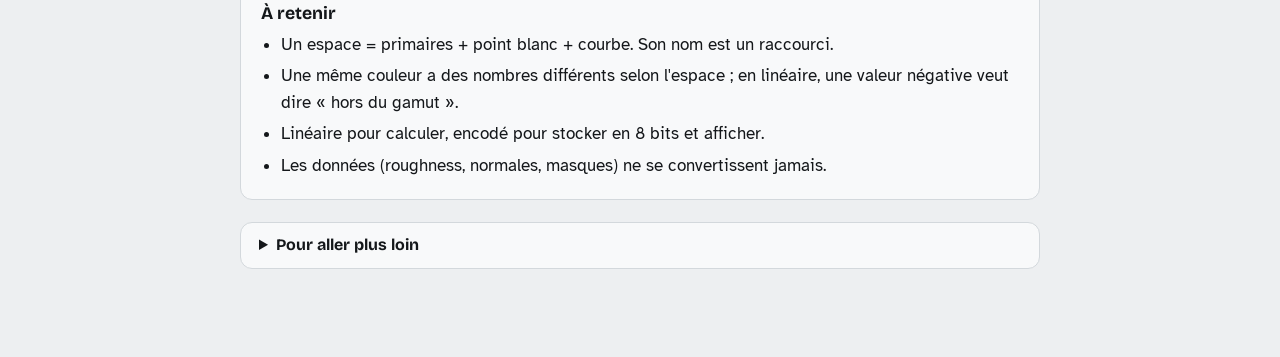
<file: couleur/espaces/index.html>
<!doctype html>
<html lang="fr">
<head>
<meta charset="utf-8">
<meta name="viewport" content="width=device-width, initial-scale=1, viewport-fit=cover">
<meta name="description" content="Espaces colorimétriques : primaires, point blanc et courbe de transfert ; linéaire ou encodé ; scene-referred ou display-referred. Wiki 3D, section Couleur.">
<title>Espaces colorimétriques · Couleur · Wiki 3D</title>
<link rel="preconnect" href="https://fonts.googleapis.com">
<link rel="preconnect" href="https://fonts.gstatic.com" crossorigin>
<link rel="stylesheet" href="https://fonts.googleapis.com/css2?family=Atkinson+Hyperlegible:ital,wght@0,400;0,700;1,400&family=Bricolage+Grotesque:opsz,wght@12..96,500;12..96,700;12..96,800&family=JetBrains+Mono:wght@400;600&display=swap">
<link rel="stylesheet" href="../assets/couleur.css?v=20260930">
<style>
.ingredients{display:grid;grid-template-columns:repeat(auto-fit,minmax(200px,1fr));gap:10px;margin:12px 0}
.ingredients div{background:var(--surface);border:1px solid var(--line);border-radius:10px;padding:10px 14px}
.ingredients b{font-family:var(--display);display:block}
#diag{position:relative;max-width:560px;margin:0 auto}
#diag canvas,#diag svg{position:absolute;inset:0;width:100%;height:100%}
#diag::before{content:"";display:block;padding-top:100%}
#diag svg{touch-action:none;cursor:crosshair}
.gam{font:600 .8rem/1 var(--mono)}
.gam input{accent-color:var(--c-color)}
.sw{display:inline-block;width:14px;height:3px;vertical-align:middle;margin-right:4px}
.trame-row{display:flex;flex-wrap:wrap;gap:12px;align-items:center;justify-content:center}
.trame-row figure{margin:0;text-align:center;font:600 .78rem/1.3 var(--mono)}
.patch{width:120px;height:120px}
.band{display:grid;gap:6px}
.band canvas{width:100%;height:44px;image-rendering:pixelated;border-radius:4px}
.band span{font:600 .78rem/1.3 var(--mono)}
</style>
</head>
<body data-page="espaces">
<div class="wrap">
<header class="crumbs"></header>
<nav class="secnav"></nav>
<main>
  <span class="eyebrow">Couleur · 2</span>
  <h1>Espaces colorimétriques</h1>
  <p class="une-phrase">Un <dfn data-g="espace">espace colorimétrique</dfn> est <strong>la règle qui dit quelle couleur</strong> représente chaque triplet de nombres.</p>
  <div class="pourquoi"><p>Sans son espace, <code>(0,8 ; 0,2 ; 0,1)</code> ne veut rien dire. Deux logiciels qui lisent ces nombres avec deux règles différentes affichent deux couleurs différentes.</p></div>

  <h2>Trois ingrédients</h2>
  <div class="ingredients">
    <div><b><dfn data-g="primaires">Primaires</dfn></b>Le rouge, le vert et le bleu de base. Leur triangle, dans le diagramme plus bas, est le <dfn data-g="gamut">gamut</dfn>.</div>
    <div><b><dfn data-g="point-blanc">Point blanc</dfn></b>La couleur obtenue quand R = G = B. <dfn data-g="d65">D65</dfn> pour la plupart des espaces.</div>
    <div><b><dfn data-g="transfert">Courbe de transfert</dfn></b>Le lien entre les nombres stockés et la quantité de lumière.</div>
  </div>
  <p>Un nom d'espace est un raccourci pour ces trois choix : <dfn data-g="srgb">sRGB</dfn> = primaires Rec.709 + D65 + courbe sRGB.</p>

  <h2>Même couleur, autres nombres</h2>
  <figure class="demo" id="demo1">
    <div class="demo-frame"><div id="diag"><canvas id="locus" width="560" height="560"></canvas><svg id="svg" viewBox="0 0 560 560" role="img" aria-label="Diagramme de chromaticité CIE 1931 : le fer à cheval des couleurs visibles et les triangles des espaces. Pointe un endroit pour voir ses valeurs dans chaque espace."></svg></div></div>
    <div class="demo-controls gam" id="gams"></div>
    <div class="demo-readout" id="ro1" aria-live="polite">Pointe ou touche le diagramme.</div>
    <p class="screen-note" data-screen-note="" data-note="Les couleurs du fer à cheval sont approximatives : elles sont ramenées dans le sRGB, et aucun écran ne les affiche toutes."></p>
  </figure>

  <h2>Linéaire ou encodé</h2>
  <p>En <dfn data-g="lineaire">linéaire</dfn>, un nombre est proportionnel à la lumière : c'est là que les rendus et la compo calculent, parce que la lumière s'additionne. Une valeur <dfn data-g="encode">encodée</dfn> passe par une courbe qui donne plus de niveaux aux sombres, là où l'œil distingue le mieux les nuances. En 8 bits, c'est indispensable.</p>
  <figure class="demo" id="demo2">
    <div class="demo-frame">
      <div class="trame-row">
        <figure><canvas id="trame" class="patch" aria-label="Trame de lignes noires et blanches d'un pixel"></canvas><figcaption>Trame : 50 % de lumière</figcaption></figure>
        <figure><canvas id="aplat" class="patch" aria-label="Aplat de gris réglable"></canvas><figcaption id="aplat-cap">Aplat : 128</figcaption></figure>
      </div>
    </div>
    <div class="demo-controls"><label>Valeur de l'aplat <input type="range" id="val" min="100" max="230" value="128"></label><button type="button" class="btn" id="rev">Révéler</button></div>
    <div class="demo-readout" id="ro2" aria-live="polite">Recule un peu et cherche la valeur qui se confond avec la trame.</div>
    <div class="demo-frame band" style="margin-top:10px">
      <span>0 à 10 % de lumière stockés en 8 bits linéaires</span><canvas id="b1" width="512" height="1" aria-label="Dégradé sombre quantifié en 8 bits linéaires"></canvas>
      <span>Les mêmes, stockés en 8 bits encodés sRGB</span><canvas id="b2" width="512" height="1" aria-label="Dégradé sombre quantifié en 8 bits sRGB"></canvas>
    </div>
    <div class="demo-readout" id="ro3"></div>
    <p class="screen-note" data-screen-note="" data-note="Règle le zoom du navigateur à 100 % : la trame doit tomber sur les pixels physiques de ton écran."></p>
  </figure>

  <h2>Scene-referred ou display-referred</h2>
  <p>Des valeurs <dfn data-g="scene-referred">scene-referred</dfn> décrivent la lumière de la scène, sans plafond : c'est le contenu d'un EXR de rendu. Des valeurs <dfn data-g="display-referred">display-referred</dfn> sont déjà prêtes pour un écran, entre 0 et 1 : c'est le contenu d'un PNG à regarder. On passe de l'un à l'autre par une <a data-page="vues">vue</a>.</p>

  <h2>Les données ne sont pas des couleurs</h2>
  <p>Roughness, normales, masques, profondeur : ces nombres ne doivent subir aucune conversion. Dans OCIO, on les lit en <dfn data-g="data">Raw</dfn> (rôle <code>data</code>).</p>

  <h2>Le zoo</h2>
  <div class="tbl-wrap"><table>
    <thead><tr><th>Espace</th><th>Primaires</th><th>Blanc</th><th>Courbe</th><th>Usage</th></tr></thead>
    <tbody>
      <tr><td>sRGB</td><td>Rec.709</td><td>D65</td><td>sRGB</td><td>écrans de bureau, web, textures 8 bits</td></tr>
      <tr><td><dfn data-g="rec709">Rec.709</dfn></td><td>Rec.709</td><td>D65</td><td>BT.1886 (gamma 2,4)</td><td>vidéo HD</td></tr>
      <tr><td>Display P3</td><td><dfn data-g="p3">P3</dfn></td><td>D65</td><td>sRGB</td><td>écrans Apple, web</td></tr>
      <tr><td>P3-D65</td><td>P3</td><td>D65</td><td>gamma 2,6</td><td>masters cinéma</td></tr>
      <tr><td>DCI-P3</td><td>P3</td><td>blanc DCI</td><td>gamma 2,6</td><td>projection cinéma</td></tr>
      <tr><td><dfn data-g="rec2020">Rec.2020</dfn></td><td>Rec.2020</td><td>D65</td><td>BT.1886 ; PQ ou HLG (alors nommé Rec.2100)</td><td>UHD, HDR</td></tr>
      <tr><td>Linear Rec.709</td><td>Rec.709</td><td>D65</td><td>linéaire</td><td>rendu</td></tr>
      <tr><td><dfn data-g="acescg">ACEScg</dfn></td><td>AP1</td><td>ACES</td><td>linéaire</td><td>rendu, compo</td></tr>
      <tr><td><dfn data-g="aces2065">ACES2065-1</dfn></td><td>AP0</td><td>ACES</td><td>linéaire</td><td>échange, archive</td></tr>
      <tr><td><dfn data-g="acescct">ACEScct</dfn></td><td>AP1</td><td>ACES</td><td>log</td><td>étalonnage</td></tr>
      <tr><td>Log caméra</td><td>celles du constructeur</td><td>selon la caméra</td><td>log</td><td>plaques de tournage</td></tr>
    </tbody>
  </table></div>

  <section class="retenir">
    <h2>À retenir</h2>
    <ul>
      <li>Un espace = primaires + point blanc + courbe. Son nom est un raccourci.</li>
      <li>Une même couleur a des nombres différents selon l'espace ; en linéaire, une valeur négative veut dire « hors du gamut ».</li>
      <li>Linéaire pour calculer, encodé pour stocker en 8 bits et afficher.</li>
      <li>Les données (roughness, normales, masques) ne se convertissent jamais.</li>
    </ul>
  </section>

  <details class="plus">
    <summary>Pour aller plus loin</summary>
    <div>
      <h3>Les courbes</h3>
      <svg id="curves" viewBox="0 0 320 200" style="width:100%;max-width:480px" role="img" aria-label="Courbes d'encodage : linéaire, sRGB, gamma 2,4, ACEScct, PQ"></svg>
      <p>sRGB encode une valeur linéaire L en <code>12,92 × L</code> sous 0,0031308, puis en <code>1,055 × L^(1/2,4) − 0,055</code>. La norme décrit aussi son écran de référence comme un gamma 2,2 : les deux lectures coexistent. La trame vaut donc 187,5 en courbe sRGB, et 186 environ en gamma 2,2. BT.1886 n'est un gamma 2,4 pur que si le noir de l'écran est nul.</p>
      <h3>Changer d'espace</h3>
      <p>Pour les espaces linéaires, on convertit par une matrice 3 × 3, calculée depuis les primaires et les blancs. Quand les blancs diffèrent (ACES et D65), on ajoute une adaptation chromatique : les configs ACES d'OCIO utilisent celle de Bradford. Le blanc ACES (x 0,32168 ; y 0,33767) vaut environ 6000 K, mais ce n'est pas un illuminant CIE « D60 ».</p>
      <p>DCI-P3 : dans la spécification DCI, P3 n'est que le gamut minimum du projecteur ; le signal cinéma lui-même est encodé en X′Y′Z′. Les primaires AP1 débordent légèrement du visible pour englober Rec.2020 et P3 ; AP0 englobe tout le visible.</p>
      <h3>Sources</h3>
      <ol class="sources">
        <li>W3C, CSS Color 4 (sRGB, Display P3, Rec.2020) : <a href="https://www.w3.org/TR/css-color-4/">w3.org/TR/css-color-4</a></li>
        <li>W3C, Stokes et al., <i>A Standard Default Color Space for the Internet – sRGB</i> (1996) : courbe proche de la perception, contours en 8 bits linéaires : <a href="https://www.w3.org/Graphics/Color/sRGB">w3.org/Graphics/Color/sRGB</a></li>
        <li>ITU-R BT.1886, BT.2020, BT.2100 : <a href="https://www.itu.int/rec/R-REC-BT.1886">itu.int</a></li>
        <li>ACES : encodages ACEScg, ACES2065-1, ACEScct et point blanc : <a href="https://docs.acescentral.com/encodings/acescg/">docs.acescentral.com</a></li>
        <li>DCI, Digital Cinema System Specification (P3, blanc, gamma 2,6)</li>
        <li>Locus spectral : CIE, <i>CIE 1931 chromaticity coordinates of spectrum loci, 2 degree observer</i> (CIE 018:2019), licence CC BY-SA 4.0, sous-échantillonné de 380 à 700 nm tous les 5 nm : <a href="https://cie.co.at/datatable/cie-1931-chromaticity-coordinates-spectrum-loci-2-degree-observer">cie.co.at</a></li>
        <li>Conversions vérifiées contre OpenColorIO 2.5 (configs ACES réelles), écart inférieur à 1e-6.</li>
      </ol>
    </div>
  </details>
</main>
</div>
<script src="../assets/glossaire-data.js?v=20260930"></script>
<script src="../assets/colorlib.js?v=20260930"></script>
<script src="../assets/couleur.js?v=20260930"></script>
<script>
(() => {
  'use strict';
  const C = ColorLib, F = Couleur.fmt;
  // Locus spectral CIE 1931 2°, 380–700 nm tous les 5 nm (CIE 018:2019, CC BY-SA 4.0)
  const LOCUS = [[380,0.17411,0.00496],[385,0.17401,0.00498],[390,0.1738,0.00492],[395,0.17356,0.00492],[400,0.17334,0.0048],[405,0.17302,0.00478],[410,0.17258,0.0048],[415,0.17209,0.00483],[420,0.17141,0.0051],[425,0.1703,0.00579],[430,0.16888,0.0069],[435,0.1669,0.00855],[440,0.16441,0.01086],[445,0.16111,0.01379],[450,0.15664,0.01771],[455,0.15099,0.02274],[460,0.14396,0.0297],[465,0.1355,0.03988],[470,0.12412,0.0578],[475,0.1096,0.08684],[480,0.09129,0.1327],[485,0.06871,0.20072],[490,0.04539,0.29498],[495,0.02346,0.4127],[500,0.00817,0.53842],[505,0.00386,0.65482],[510,0.01387,0.75019],[515,0.03885,0.81202],[520,0.0743,0.8338],[525,0.11416,0.82621],[530,0.15472,0.80586],[535,0.19288,0.78163],[540,0.22962,0.75433],[545,0.26578,0.72432],[550,0.3016,0.69231],[555,0.33736,0.65885],[560,0.3731,0.62445],[565,0.40873,0.58961],[570,0.44406,0.55472],[575,0.47878,0.5202],[580,0.51249,0.48659],[585,0.54479,0.45443],[590,0.57515,0.42423],[595,0.60293,0.3965],[600,0.62704,0.37249],[605,0.64823,0.3514],[610,0.66576,0.33401],[615,0.68008,0.31975],[620,0.69151,0.30834],[625,0.70061,0.2993],[630,0.70792,0.29203],[635,0.71403,0.28593],[640,0.71903,0.28094],[645,0.72303,0.27695],[650,0.72599,0.27401],[655,0.72827,0.27173],[660,0.72997,0.27003],[665,0.73109,0.26891],[670,0.73199,0.26801],[675,0.73272,0.26728],[680,0.73342,0.26658],[685,0.73405,0.26595],[690,0.73439,0.26561],[695,0.73459,0.26541],[700,0.73469,0.26531]];

  /* ---------- Démo 1 : diagramme ---------- */
  const S = 560, X0 = -0.1, X1 = 1.05, Y0 = -0.1, Y1 = 1.05; // zone carrée (même échelle en x et y), AP0 compris : y de −0,077 à 1
  const px = (x) => (x - X0) / (X1 - X0) * S, py = (y) => S - (y - Y0) / (Y1 - Y0) * S;
  const inv = (u, v) => [X0 + u / S * (X1 - X0), Y0 + (S - v) / S * (Y1 - Y0)];
  const GAMUTS = [
    { k: 'lin_rec709', name: 'sRGB / Rec.709', col: '#FFFFFF', on: true, prim: 'rec709' },
    { k: 'lin_p3d65', name: 'P3', col: '#FFD24A', on: true, prim: 'p3' },
    { k: 'lin_rec2020', name: 'Rec.2020', col: '#63E6BE', on: false, prim: 'rec2020' },
    { k: 'acescg', name: 'AP1 (ACEScg)', col: '#FF7AC8', on: false, prim: 'ap1' },
    { k: 'aces2065', name: 'AP0 (ACES2065-1)', col: '#9CC3FF', on: false, prim: 'ap0' },
  ];
  // remplissage approximatif du fer à cheval (canvas)
  const cv = document.getElementById('locus'), g = cv.getContext('2d');
  const path = new Path2D(); LOCUS.forEach(([, x, y], i) => i ? path.lineTo(px(x), py(y)) : path.moveTo(px(x), py(y))); path.closePath();
  const im = g.createImageData(S, S);
  for (let v = 0; v < S; v++) for (let u = 0; u < S; u++) {
    if (!g.isPointInPath(path, u + 0.5, v + 0.5)) continue;
    const [x, y] = inv(u + 0.5, v + 0.5);
    let rgb = C.fromXY([x, y], 1, 'lin_rec709').map((c) => Math.max(c, 0));
    const m = Math.max(...rgb); rgb = rgb.map((c) => C.srgb.encode(c / m) * 0.92);
    const o = (v * S + u) * 4; im.data[o] = rgb[0] * 255; im.data[o + 1] = rgb[1] * 255; im.data[o + 2] = rgb[2] * 255; im.data[o + 3] = 255;
  }
  g.putImageData(im, 0, 0);
  const svg = document.getElementById('svg'), NS = 'http://www.w3.org/2000/svg';
  const mk = (tag, a) => { const e = document.createElementNS(NS, tag); for (const k in a) e.setAttribute(k, a[k]); return e; };
  svg.append(mk('path', { d: LOCUS.map(([, x, y], i) => (i ? 'L' : 'M') + px(x).toFixed(1) + ' ' + py(y).toFixed(1)).join(' ') + ' Z', fill: 'none', stroke: '#FFFFFF', 'stroke-width': 1.5, 'stroke-opacity': .7 }));
  [[460, 8, 6], [480, 8, 4], [500, 8, 4], [520, -10, -12], [560, 8, -8], [600, 10, -2], [700, 6, 12]].forEach(([w, dx, dy]) => {
    const p = LOCUS.find((l) => l[0] === w); const t = mk('text', { x: px(p[1]) + dx, y: py(p[2]) + dy, fill: '#FFFFFF', 'font-size': 13, 'font-family': 'JetBrains Mono, monospace' }); t.textContent = w + ' nm'; svg.append(t);
  });
  const tri = {};
  const screenK = { srgb: 'rec709', p3: 'p3', rec2020: 'rec2020' }[Couleur.screenInfo().gamut];
  GAMUTS.forEach((G) => {
    const P = C.PRIMARIES[G.prim];
    tri[G.k] = mk('polygon', { points: P.map(([x, y]) => px(x) + ',' + py(y)).join(' '), fill: 'none', stroke: G.col, 'stroke-width': 2.2, 'stroke-linejoin': 'round' });
    svg.append(tri[G.k]);
  });
  const Ps = C.PRIMARIES[screenK];
  const scr = mk('polygon', { points: Ps.map(([x, y]) => px(x) + ',' + py(y)).join(' '), fill: 'none', stroke: '#111', 'stroke-width': 5, 'stroke-opacity': .55, 'stroke-dasharray': '2 6' });
  svg.insertBefore(scr, svg.firstChild.nextSibling);
  [['D65', C.WHITES.D65], ['ACES', C.WHITES.ACES]].forEach(([n, [x, y]]) => {
    svg.append(mk('circle', { cx: px(x), cy: py(y), r: 3.5, fill: '#111', stroke: '#FFF', 'stroke-width': 1.5 }));
    const t = mk('text', { x: px(x) + (n === 'D65' ? -38 : 8), y: py(y) + (n === 'D65' ? 16 : -6), fill: '#111', 'font-size': 12, 'font-weight': 700, 'font-family': 'JetBrains Mono, monospace' }); t.textContent = n; svg.append(t);
  });
  const mark = mk('circle', { r: 6, fill: 'none', stroke: '#000', 'stroke-width': 2.5, visibility: 'hidden' }); svg.append(mark);
  const box = document.getElementById('gams');
  GAMUTS.forEach((G) => {
    const l = document.createElement('label');
    l.innerHTML = `<input type="checkbox" ${G.on ? 'checked' : ''}> <span class="sw" style="background:${G.col};outline:1px solid #0006"></span>${G.name}`;
    const cb = l.querySelector('input'); const upd = () => tri[G.k].setAttribute('visibility', cb.checked ? 'visible' : 'hidden'); cb.addEventListener('change', upd); upd();
    box.append(l);
  });
  const note = document.createElement('span'); note.textContent = `Pointillés noirs : ton écran (${screenK === 'rec709' ? 'sRGB' : screenK === 'p3' ? 'P3' : 'Rec.2020'}, estimé)`; box.append(note);
  const ro1 = document.getElementById('ro1');
  function pick(e) {
    const r = svg.getBoundingClientRect(); const [x, y] = inv((e.clientX - r.left) / r.width * S, (e.clientY - r.top) / r.height * S);
    if (!g.isPointInPath(path, (x - X0) / (X1 - X0) * S, S - (y - Y0) / (Y1 - Y0) * S)) { ro1.textContent = `x ${F.num(x, 3)} ; y ${F.num(y, 3)} : hors du fer à cheval, ce n'est pas une couleur visible.`; mark.setAttribute('visibility', 'hidden'); return; }
    mark.setAttribute('cx', px(x)); mark.setAttribute('cy', py(y)); mark.setAttribute('visibility', 'visible');
    // colorimétrie absolue, comme le diagramme : le point testé est celui des triangles (sans adaptation vers le blanc ACES)
    const parts = GAMUTS.map((G) => { const v = C.fromXY([x, y], 0.18, G.k); const inG = v.every((c) => c >= -1e-6); return `${G.name} ${F.rgb(v, 3)} ${inG ? '✓' : '✗ hors gamut'}`; });
    ro1.textContent = `x ${F.num(x, 3)} ; y ${F.num(y, 3)}, à la luminance du gris moyen (0,18). Valeurs linéaires → ` + parts.join(' · ');
  }
  svg.addEventListener('pointerdown', pick); svg.addEventListener('pointermove', (e) => { if (e.buttons || e.pointerType === 'mouse') pick(e); });

  /* ---------- Démo 2 : trame et banding ---------- */
  const dpr = window.devicePixelRatio || 1;
  function fitCanvas(c, cssW, cssH) {
    const W = Math.round(cssW * dpr), H = Math.round(cssH * dpr); c.width = W; c.height = H; c.style.width = W / dpr + 'px'; c.style.height = H / dpr + 'px'; return [W, H];
  }
  const tr = document.getElementById('trame'); const [tw, th] = fitCanvas(tr, 120, 120);
  const tg = tr.getContext('2d'), ti = tg.createImageData(tw, th);
  for (let y = 0; y < th; y++) for (let x = 0; x < tw; x++) { const o = (y * tw + x) * 4, v = y % 2 ? 0 : 255; ti.data[o] = ti.data[o + 1] = ti.data[o + 2] = v; ti.data[o + 3] = 255; }
  tg.putImageData(ti, 0, 0);
  const ap = document.getElementById('aplat'); fitCanvas(ap, 120, 120);
  const val = document.getElementById('val'), cap = document.getElementById('aplat-cap'), ro2 = document.getElementById('ro2');
  const light = (v) => C.srgb.decode(v / 255);
  function paint() {
    const v = +val.value, a = ap.getContext('2d'); a.fillStyle = `rgb(${v},${v},${v})`; a.fillRect(0, 0, ap.width, ap.height);
    cap.textContent = `Aplat : ${v}`;
  }
  val.addEventListener('input', () => { paint(); ro2.textContent = `Aplat ${val.value} : il émet environ ${F.num(light(+val.value) * 100, 0)} % de la lumière du blanc.`; });
  document.getElementById('rev').addEventListener('click', () => {
    ro2.textContent = `La trame émet 50 % de lumière. En courbe sRGB, 50 % s'encode ${F.num(C.srgb.encode(0.5) * 255, 1)} ; la valeur « du milieu », 128, n'émet que ${F.num(light(128) * 100, 0)} %. La valeur codée n'est pas la quantité de lumière.`;
  });
  paint();
  // banding : 0 à 10 % de lumière
  const bands = [['b1', (L) => Math.round(L * 255) / 255], ['b2', (L) => C.srgb.decode(Math.round(C.srgb.encode(L) * 255) / 255)]];
  const lv = {};
  bands.forEach(([id, q]) => {
    const c = document.getElementById(id), bg = c.getContext('2d'), d = bg.createImageData(512, 1); const seen = new Set();
    for (let x = 0; x < 512; x++) { const L = 0.1 * x / 511, Lq = q(L); seen.add(Lq.toFixed(6)); const e = C.srgb.encode(Lq) * 255, o = x * 4; d.data[o] = d.data[o + 1] = d.data[o + 2] = e; d.data[o + 3] = 255; }
    bg.putImageData(d, 0, 0); lv[id] = seen.size;
  });
  document.getElementById('ro3').textContent = `Niveaux disponibles entre 0 et 10 % de lumière : ${lv.b1} en linéaire, ${lv.b2} en sRGB. L'encodage donne plus de niveaux aux sombres, où l'œil voit les marches.`;

  /* ---------- Courbes (Pour aller plus loin) ---------- */
  const cs = document.getElementById('curves');
  const W = 320, H = 200, m = 30, gx = (t) => m + t * (W - m - 10), gy = (t) => H - m + 10 - t * (H - m - 10);
  cs.append(mk('rect', { x: gx(0), y: gy(1), width: gx(1) - gx(0), height: gy(0) - gy(1), fill: 'none', stroke: 'currentColor', 'stroke-opacity': .3 }));
  const curves = [
    ['linéaire', (L) => L, '#888'], ['sRGB', (L) => C.srgb.encode(L), '#6D3FC0'], ['gamma 2,4', (L) => Math.pow(L, 1 / 2.4), '#2F9E44'],
    ['ACEScct', (L) => C.acescct.encode(L), '#E8590C'], ['PQ (0–100 nits)', (L) => C.pq.encode(L * 100), '#1C7ED6'],
  ];
  curves.forEach(([n, f, col], i) => {
    let d = ''; for (let k = 0; k <= 100; k++) { const L = k / 100; d += (k ? 'L' : 'M') + gx(L).toFixed(1) + ' ' + gy(Math.min(f(L), 1)).toFixed(1); }
    cs.append(mk('path', { d, fill: 'none', stroke: col, 'stroke-width': 2 }));
    const t = mk('text', { x: gx(0.55), y: gy(0.36) + i * 13, fill: col, 'font-size': 10, 'font-family': 'JetBrains Mono, monospace' }); t.textContent = n; cs.append(t);
  });
  const ax = mk('text', { x: gx(0.5), y: H - 4, 'text-anchor': 'middle', 'font-size': 10, fill: 'currentColor' }); ax.textContent = 'lumière (linéaire, 0 → 1)'; cs.append(ax);
})();
</script>
</body>
</html>
</file>
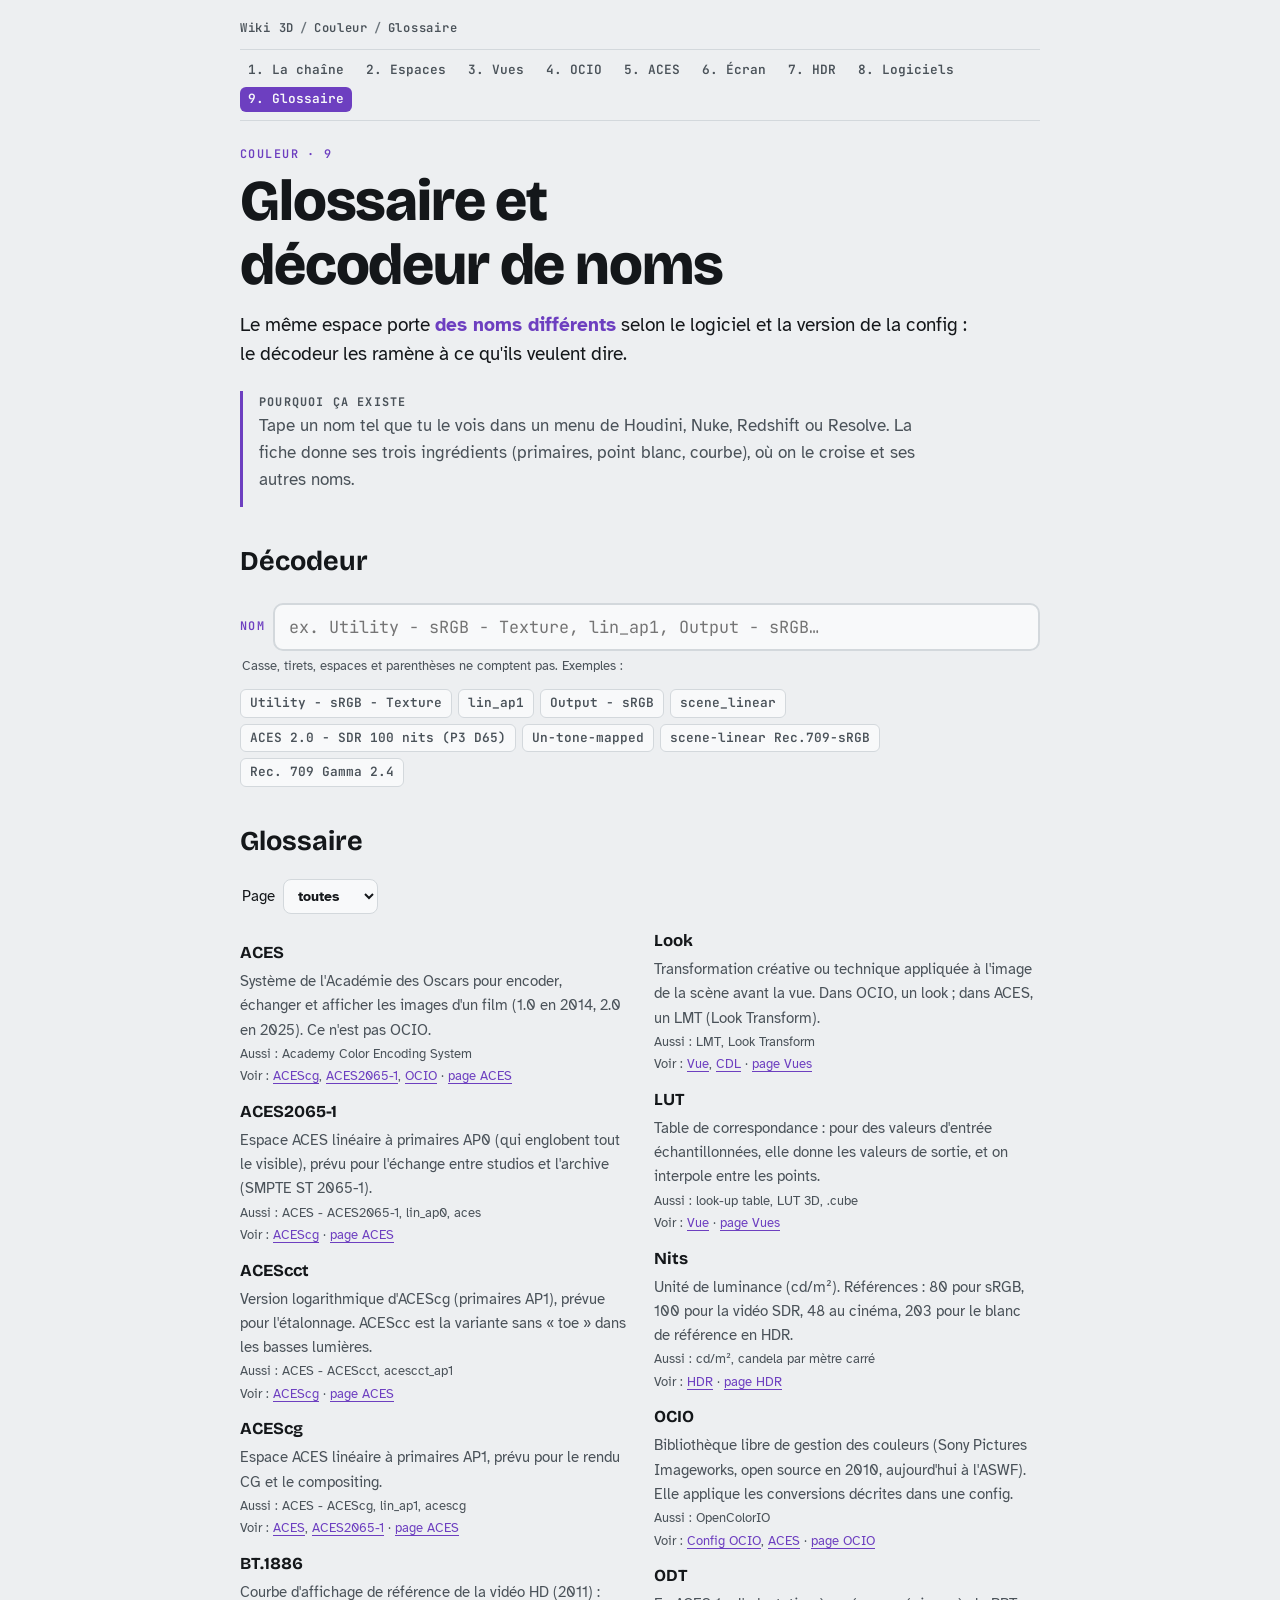
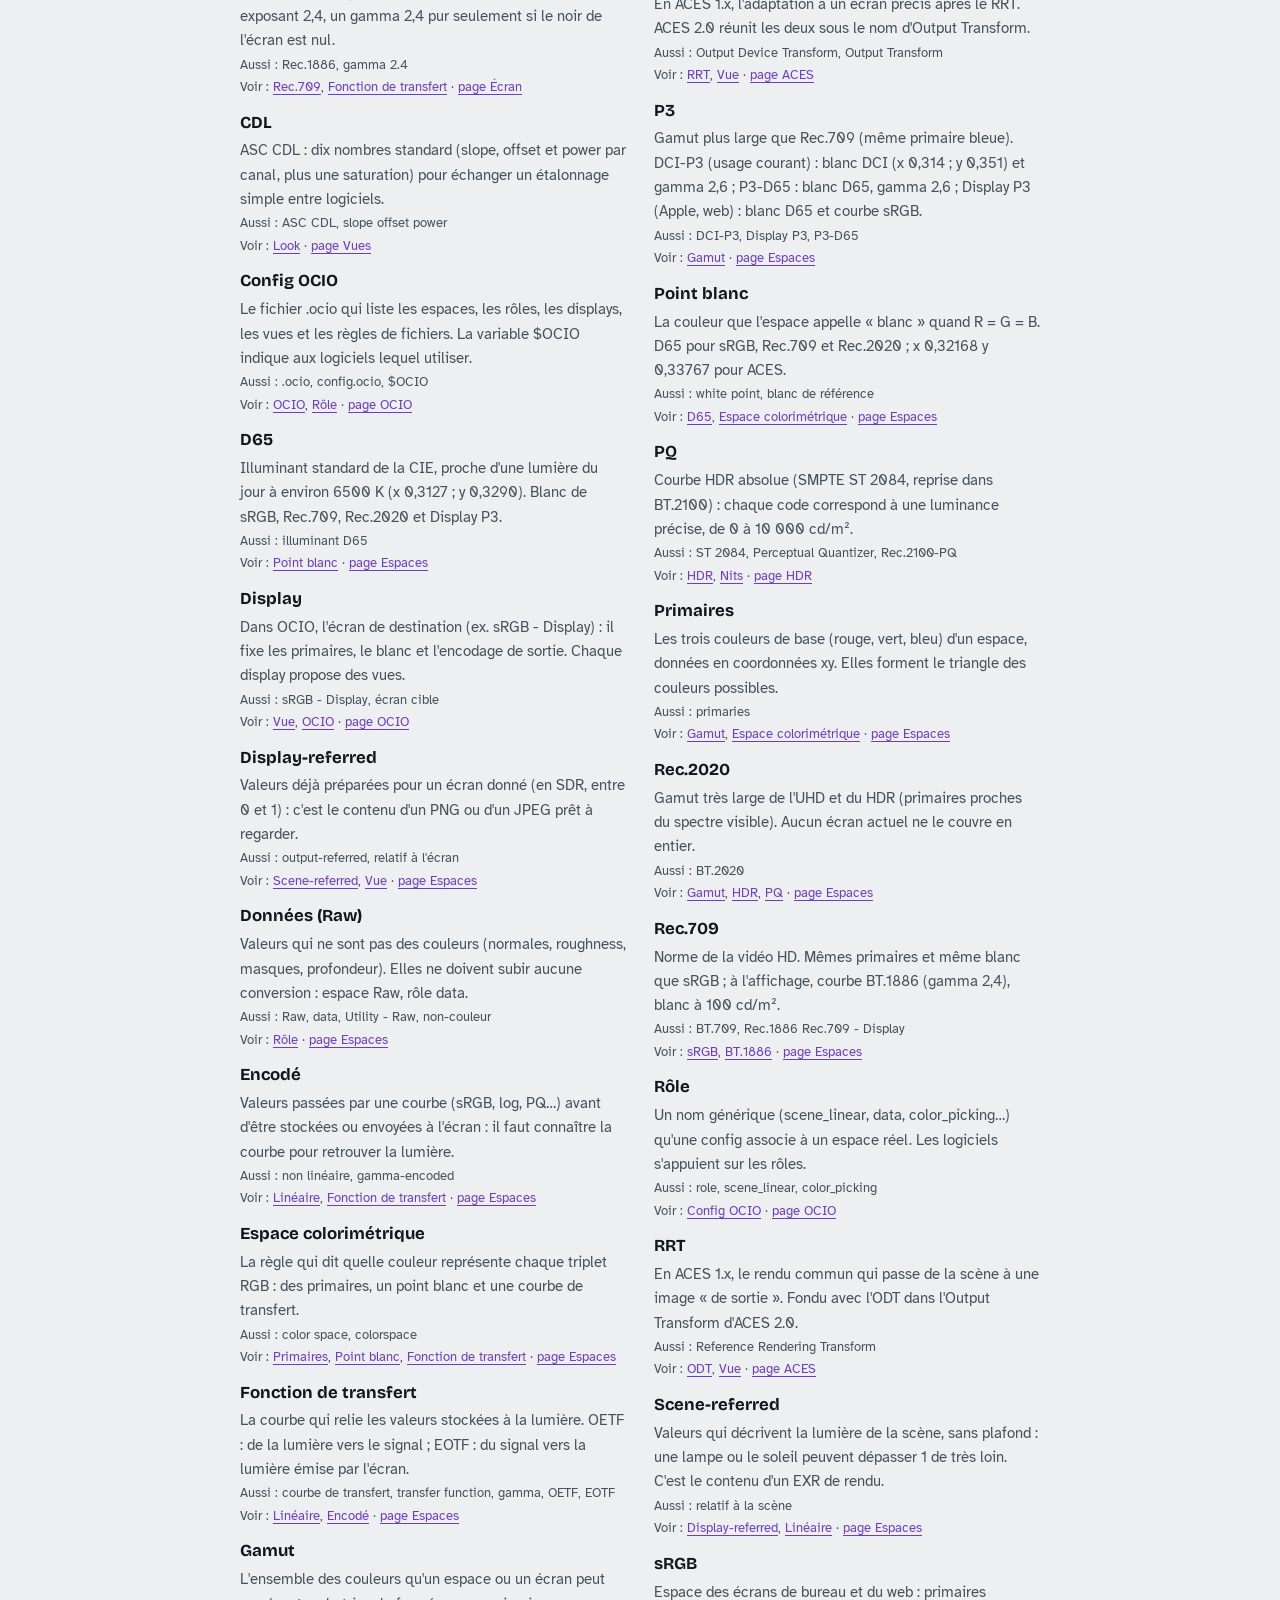
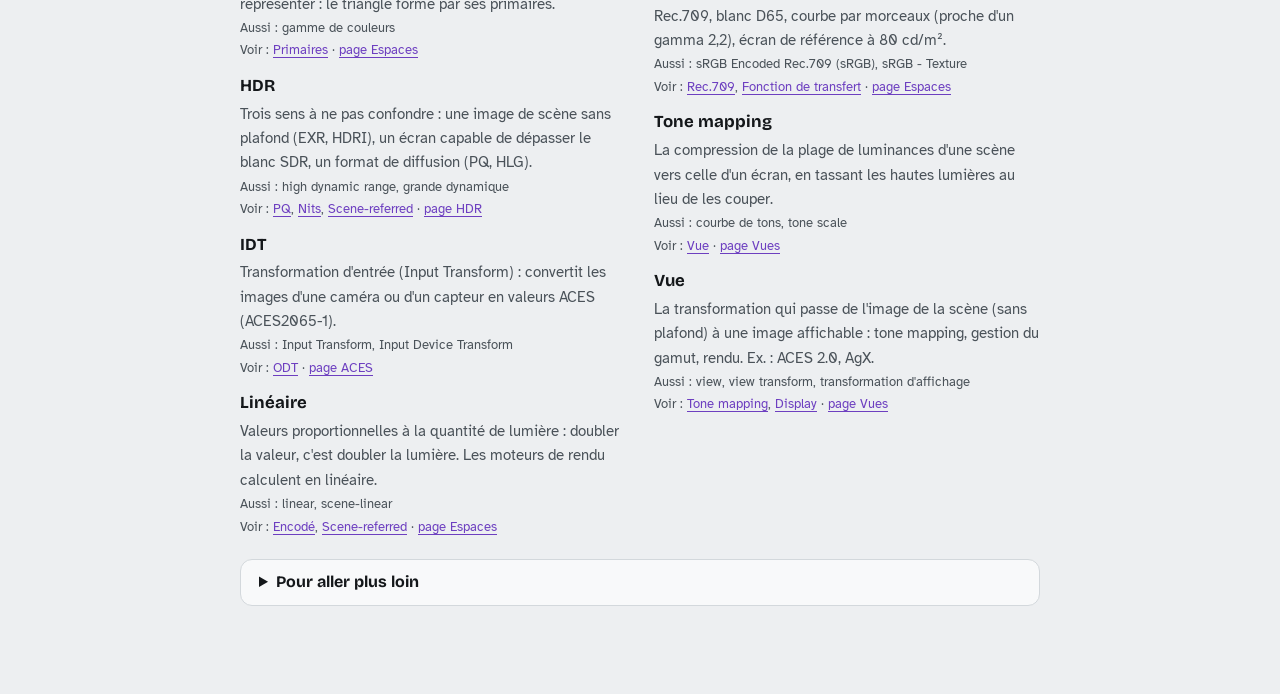
<file: couleur/glossaire/index.html>
<!doctype html>
<html lang="fr">
<head>
<meta charset="utf-8">
<meta name="viewport" content="width=device-width, initial-scale=1, viewport-fit=cover">
<meta name="description" content="Glossaire de la gestion des couleurs et décodeur de noms : tape un nom vu dans Houdini, Nuke, Redshift ou Resolve, et découvre ce qu'il veut dire. Wiki 3D, section Couleur.">
<title>Glossaire et décodeur de noms · Couleur · Wiki 3D</title>
<link rel="preconnect" href="https://fonts.googleapis.com">
<link rel="preconnect" href="https://fonts.gstatic.com" crossorigin>
<link rel="stylesheet" href="https://fonts.googleapis.com/css2?family=Atkinson+Hyperlegible:ital,wght@0,400;0,700;1,400&family=Bricolage+Grotesque:opsz,wght@12..96,500;12..96,700;12..96,800&family=JetBrains+Mono:wght@400;600&display=swap">
<link rel="stylesheet" href="../assets/couleur.css?v=20260930">
<style>
.search{display:flex;gap:8px;flex-wrap:wrap}
.search input{flex:1 1 260px;font:1.05rem/1.2 var(--mono);padding:12px 14px;border-radius:10px;border:2px solid var(--line);background:var(--surface);color:var(--ink)}
.search input:focus{border-color:var(--c-color);outline:none}
.sugg{display:flex;flex-wrap:wrap;gap:6px;margin:10px 0}
.sugg button{font:600 .8rem/1 var(--mono);padding:7px 9px;border-radius:6px;border:1px solid var(--line);background:var(--surface);color:var(--ink-2);cursor:pointer}
.sugg button:hover{border-color:var(--c-color);color:var(--ink)}
.fiche{background:var(--surface);border:1px solid var(--line);border-left:4px solid var(--c-color);border-radius:12px;padding:14px 18px;margin-top:8px}
.fiche h3{margin:0 0 4px;font-size:1.3rem;overflow-wrap:anywhere}
.fiche .type{font:600 .72rem/1 var(--mono);text-transform:uppercase;letter-spacing:.08em;color:var(--c-color)}
.fiche dl{display:grid;grid-template-columns:max-content minmax(0,1fr);gap:4px 14px;margin:10px 0 0}
.fiche dt{font:600 .8rem/1.6 var(--mono);color:var(--ink-2)}
.fiche dd{margin:0}
.fiche .tags{display:flex;flex-wrap:wrap;gap:5px}
.fiche .tags code{font-size:.78rem}
.az{columns:2 320px;column-gap:28px;margin-top:10px}
.az dt{font-family:var(--display);font-weight:700;font-size:1.05rem;margin-top:12px;break-after:avoid}
.az dt:target{color:var(--c-color)}
.az dd{margin:2px 0 0;color:var(--ink-2);break-inside:avoid;font-size:.95rem}
.az dd small{display:block;color:var(--ink-2);font-size:.8rem;margin-top:2px}
@media (max-width:620px){.fiche dl{grid-template-columns:1fr}.fiche dt{margin-top:6px}}
</style>
</head>
<body data-page="glossaire">
<div class="wrap">
<header class="crumbs"></header>
<nav class="secnav"></nav>
<main>
  <span class="eyebrow">Couleur · 9</span>
  <h1>Glossaire et décodeur de noms</h1>
  <p class="une-phrase">Le même espace porte <strong>des noms différents</strong> selon le logiciel et la version de la config : le décodeur les ramène à ce qu'ils veulent dire.</p>
  <div class="pourquoi"><p>Tape un nom tel que tu le vois dans un menu de Houdini, Nuke, Redshift ou Resolve. La fiche donne ses trois ingrédients (primaires, point blanc, courbe), où on le croise et ses autres noms.</p></div>

  <h2>Décodeur</h2>
  <figure class="demo" id="demo">
    <div class="search" role="search">
      <label for="q" class="eyebrow" style="margin:0;align-self:center">Nom</label>
      <input id="q" type="search" autocomplete="off" spellcheck="false" placeholder="ex. Utility - sRGB - Texture, lin_ap1, Output - sRGB…" aria-describedby="aide">
    </div>
    <p id="aide" class="screen-note">Casse, tirets, espaces et parenthèses ne comptent pas. Exemples :</p>
    <div class="sugg" id="ex"></div>
    <div id="res" aria-live="polite"></div>
  </figure>

  <h2>Glossaire</h2>
  <div class="demo-controls"><label>Page <select id="filtre"><option value="">toutes</option></select></label></div>
  <dl class="az" id="az"></dl>

  <details class="plus">
    <summary>Pour aller plus loin</summary>
    <div>
      <h3>D'où viennent les noms</h3>
      <p>Les noms du décodeur sont extraits avec PyOpenColorIO 2.5 des configs réellement livrées : Houdini 22 (houdini-config, cg-config, reference-config), Nuke 17.1 et Nuke 16 (configs ACES et nuke-default), Redshift 2026, et les huit configs intégrées à OCIO 2.5. Les noms de Resolve viennent de son manuel (version 21.1). Un alias est un autre nom déclaré par les auteurs de la config : OCIO le résout vers le même espace. Les « Autres noms » d'une fiche ajoutent des noms d'autres configs rattachés au même espace (à la main pour Redshift et pour des renommages comme <code>CIE-XYZ-D65</code>) : une autre config ne les reconnaît pas forcément.</p>
      <p>Les trois ingrédients d'une fiche viennent d'une table vérifiée à la main. Quand ils manquent, la fiche l'indique au lieu de deviner. C'est le cas de la plupart des anciens noms de la config ACES 1.2 (variantes de caméras, courbes, sorties), de certaines courbes log de nuke-default et des noms de Resolve.</p>
      <h3>Sources</h3>
      <ol class="sources">
        <li>OpenColorIO-Config-ACES (configs CG, Studio, Reference) : <a href="https://github.com/AcademySoftwareFoundation/OpenColorIO-Config-ACES">github.com/AcademySoftwareFoundation</a></li>
        <li>OpenColorIO, guide de rédaction des configs (rôles, alias) : <a href="https://opencolorio.readthedocs.io/en/latest/guides/authoring/authoring.html">opencolorio.readthedocs.io</a></li>
        <li>Blackmagic Design, DaVinci Resolve 21.1 Reference Manual, chapitre 9 (gestion des couleurs)</li>
      </ol>
    </div>
  </details>
</main>
</div>
<script src="../assets/glossaire-data.js?v=20260930"></script>
<script src="../assets/noms-data.js?v=20260930"></script>
<script src="../assets/couleur.js?v=20260930"></script>
<script>
(() => {
  'use strict';
  const N = window.NOMS, byId = Object.fromEntries(N.entries.map((e) => [e.id, e]));
  const norm = (s) => s.toLowerCase().replace(/^ocio:/, '').replace(/[^a-z0-9]/g, '');
  const TYPE = { espace: 'Espace', display: 'Display (écran cible)', vue: 'Vue', role: 'Rôle OCIO', 'réglage': 'Réglage de Resolve' };
  const PAGE = Object.fromEntries(Couleur.PAGES.map((p) => [p.slug, p.titre]));
  const esc = (s) => String(s).replace(/[&<>"]/g, (c) => ({ '&': '&amp;', '<': '&lt;', '>': '&gt;', '"': '&quot;' }[c]));
  const q = document.getElementById('q'), res = document.getElementById('res');
  const searchable = N.entries.map((e) => ({ e, keys: [e.nom, ...(e.alias || [])].map(norm) }));

  function fiche(e) {
    const rows = [];
    if (e.prim) rows.push(['Primaires', esc(e.prim)], ['Point blanc', esc(e.blanc)], ['Courbe', esc(e.courbe)], ['Nature', esc(e.ref)]);
    else if (e.type === 'espace' && !e.id.startsWith('resolve:')) rows.push(['Ingrédients', 'non décomposé (pas dans la table vérifiée)']);
    if (e.usage) rows.push(['Usage', esc(e.usage)]);
    if (e.note) rows.push(['Note', esc(e.note)]);
    if (e.valeurs) rows.push(['Vaut', Object.entries(e.valeurs).map(([k, v]) => `${esc(k)} → <code>${esc(v)}</code>`).join('<br>')]);
    if (e.alias && e.alias.length) rows.push(['Autres noms', '<span class="tags">' + e.alias.map((a) => `<code>${esc(a)}</code>`).join(' ') + '</span>']);
    if (e.ou && e.ou.length && !e.valeurs) rows.push(['Où on le croise', esc(e.ou.join(' · '))]);
    const page = e.page && Couleur.isOn(e.page) ? `<p style="margin:10px 0 0"><a href="${Couleur.pageURL(e.page)}">Voir la page ${esc(PAGE[e.page])} →</a></p>` : '';
    return `<article class="fiche"><span class="type">${TYPE[e.type] || e.type}</span><h3>${esc(e.nom)}</h3><dl>${rows.map(([k, v]) => `<dt>${k}</dt><dd>${v}</dd>`).join('')}</dl>${page}</article>`;
  }
  function search() {
    const k = norm(q.value);
    if (!k) { res.innerHTML = ''; return; }
    const exact = (N.index[k] || []).map((id) => byId[id]).filter(Boolean);
    if (exact.length) { res.innerHTML = (exact.length > 1 ? `<p class="screen-note">Ce nom (à la casse et à la ponctuation près) apparaît dans plusieurs fiches ; compare-les :</p>` : '') + exact.map(fiche).join(''); return; }
    const hits = searchable.filter((s) => s.keys.some((x) => x.includes(k))).slice(0, 12);
    res.innerHTML = hits.length
      ? `<p class="screen-note">Pas de nom exact. Proches :</p><div class="sugg">${hits.map((h) => `<button type="button" data-n="${esc(h.e.nom)}">${esc(h.e.nom)}</button>`).join('')}</div>`
      : `<p class="screen-note">Aucun nom connu. Vérifie l'orthographe, ou cherche un morceau du nom (ex. « logc », « p3 »).</p>`;
  }
  q.addEventListener('input', search);
  document.addEventListener('click', (e) => { const b = e.target.closest('.sugg button'); if (b) { q.value = b.dataset.n; search(); q.focus(); } });
  ['Utility - sRGB - Texture', 'lin_ap1', 'Output - sRGB', 'scene_linear', 'ACES 2.0 - SDR 100 nits (P3 D65)', 'Un-tone-mapped', 'scene-linear Rec.709-sRGB', 'Rec. 709 Gamma 2.4']
    .forEach((n) => { const b = document.createElement('button'); b.type = 'button'; b.dataset.n = n; b.textContent = n; document.getElementById('ex').append(b); });
  const pre = new URLSearchParams(location.search).get('nom'); if (pre) { q.value = pre; search(); }

  // Glossaire A–Z
  const az = document.getElementById('az'), filtre = document.getElementById('filtre');
  const G = [...window.GLOSSAIRE].sort((a, b) => a.terme.localeCompare(b.terme, 'fr', { sensitivity: 'base' }));
  [...new Set(G.map((g) => g.page))].forEach((p) => { const o = document.createElement('option'); o.value = p; o.textContent = PAGE[p] || p; filtre.append(o); });
  function renderAZ() {
    const f = filtre.value;
    az.innerHTML = G.filter((g) => !f || g.page === f).map((g) => {
      const voir = (g.voir || []).map((v) => { const t = window.GLOSSAIRE.find((x) => x.id === v); return t ? `<a href="#${v}">${esc(t.terme)}</a>` : ''; }).filter(Boolean).join(', ');
      const pg = Couleur.isOn(g.page) && g.page !== 'glossaire' ? ` · <a href="${Couleur.pageURL(g.page)}">page ${esc(PAGE[g.page])}</a>` : '';
      return `<dt id="${g.id}">${esc(g.terme)}</dt><dd>${esc(g.def)}${(g.alias || []).length ? `<small>Aussi : ${g.alias.map(esc).join(', ')}</small>` : ''}${voir || pg ? `<small>${voir ? 'Voir : ' + voir : ''}${pg}</small>` : ''}</dd>`;
    }).join('');
  }
  filtre.addEventListener('change', renderAZ); renderAZ();
  if (location.hash) { const t = document.getElementById(location.hash.slice(1)); if (t) t.scrollIntoView(); }
})();
</script>
</body>
</html>
</file>
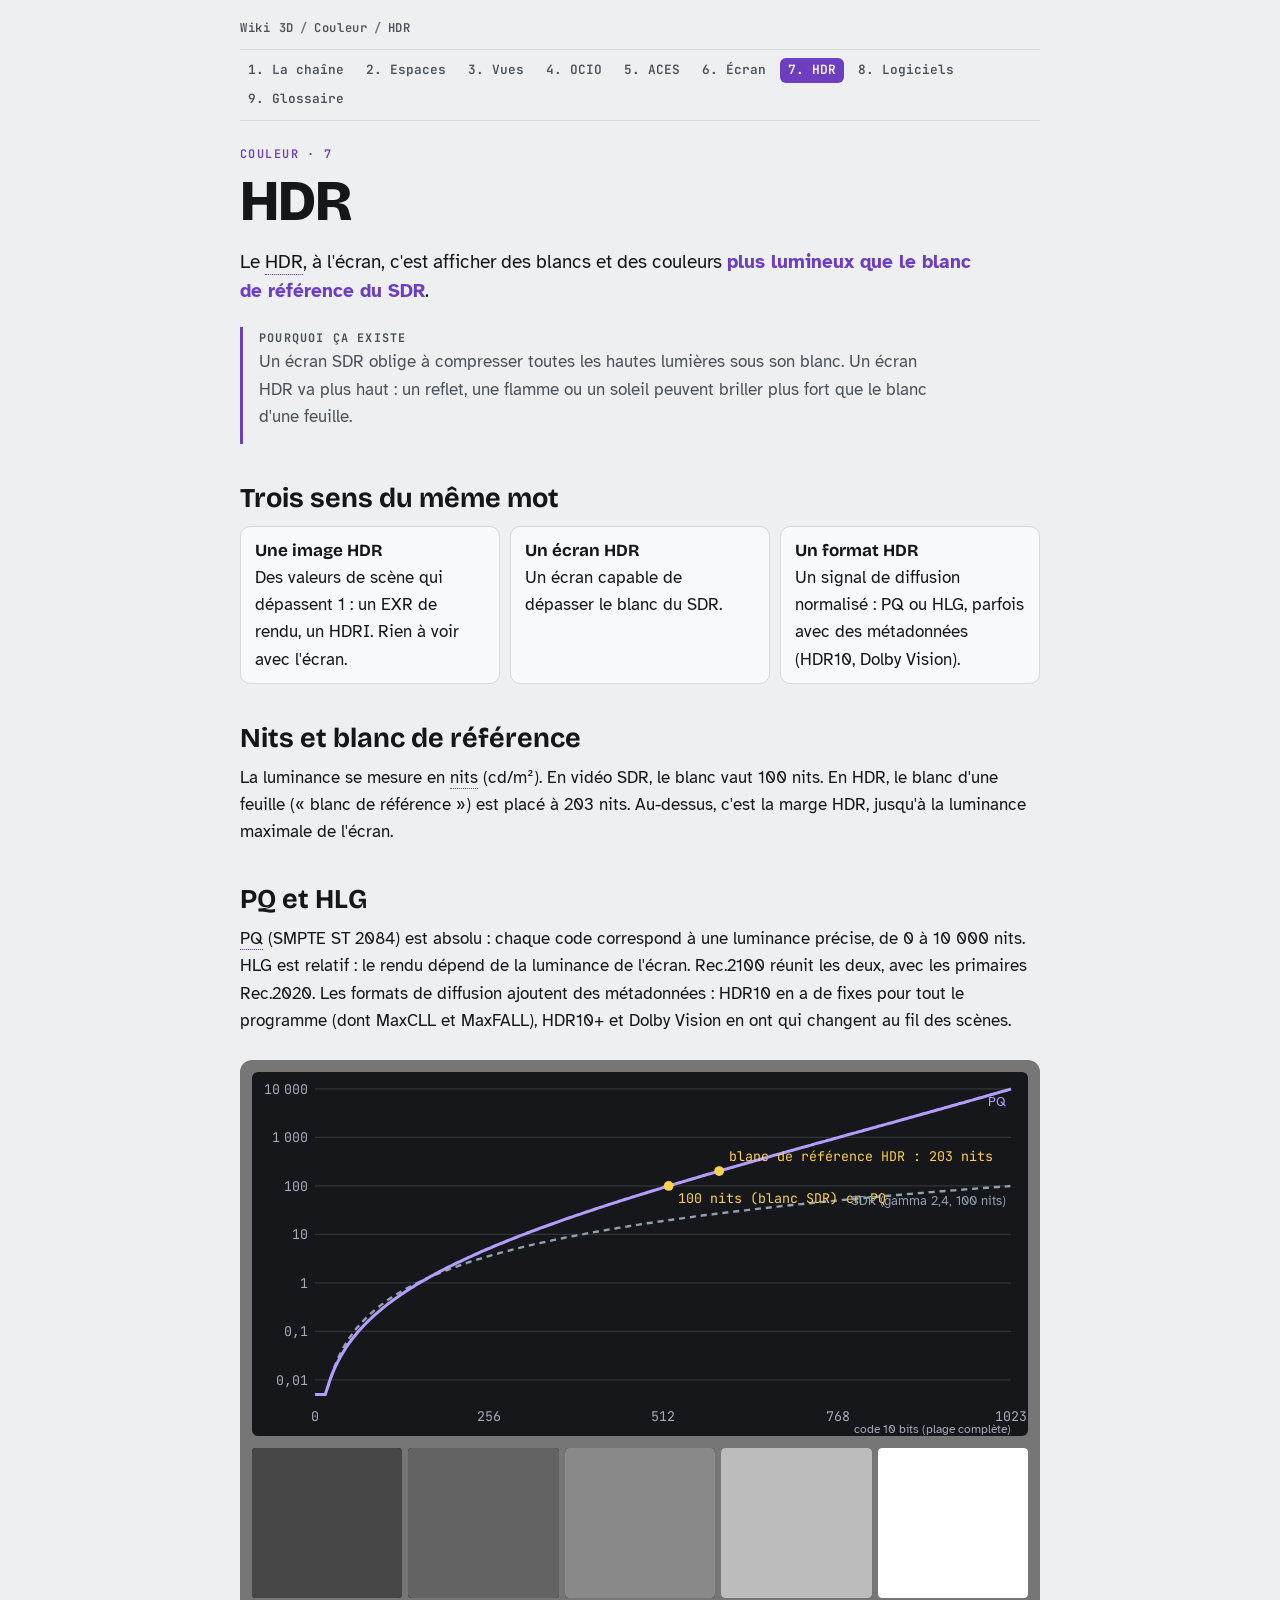
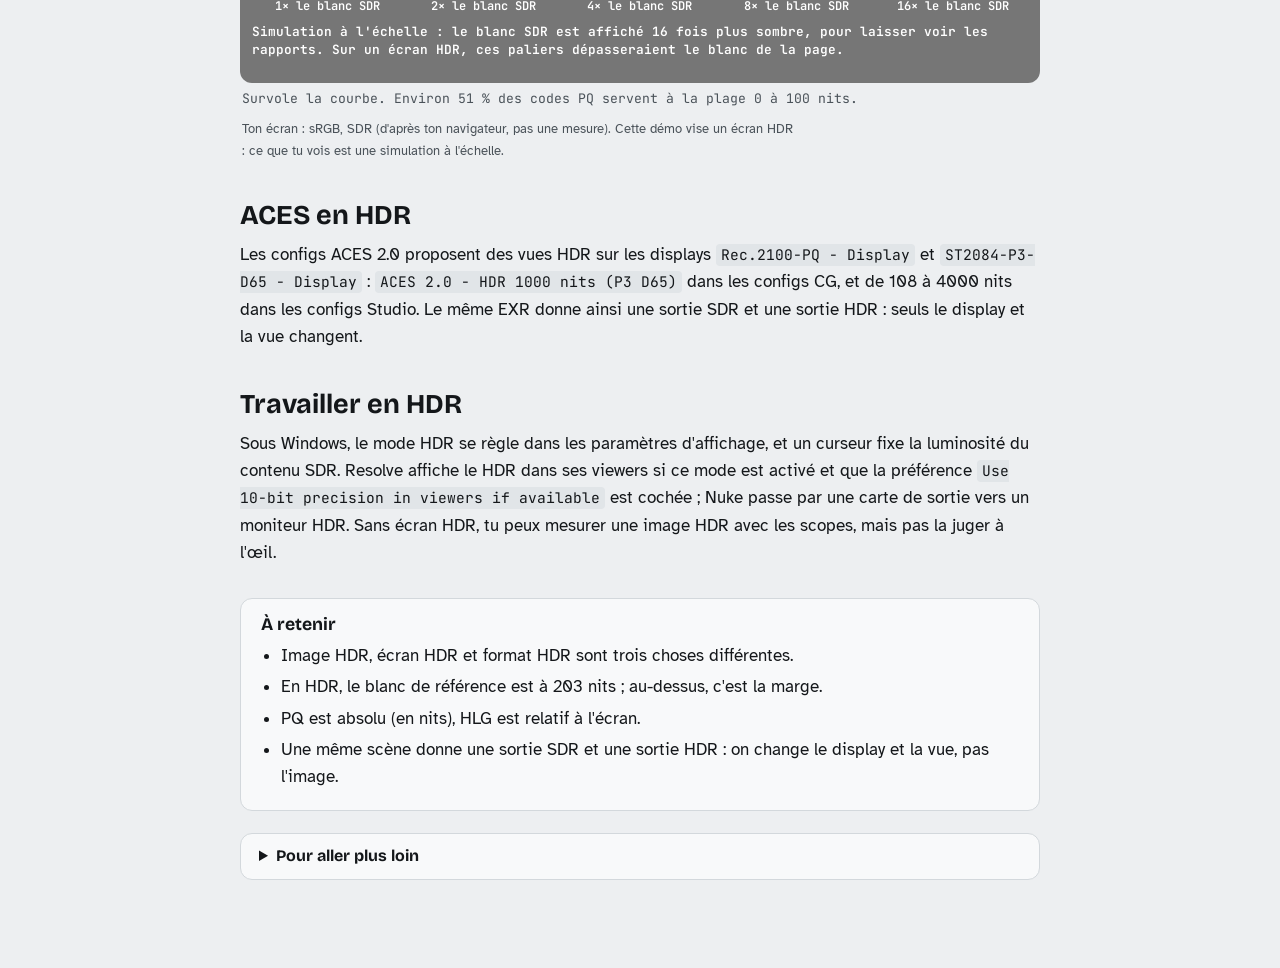
<file: couleur/hdr/index.html>
<!doctype html>
<html lang="fr">
<head>
<meta charset="utf-8">
<meta name="viewport" content="width=device-width, initial-scale=1, viewport-fit=cover">
<meta name="description" content="HDR : les trois sens du mot, nits et blanc de référence, PQ et HLG, métadonnées HDR10 et Dolby Vision, vues HDR d'ACES, et une démo de la marge HDR de ton écran. Wiki 3D, section Couleur.">
<title>HDR · Couleur · Wiki 3D</title>
<link rel="preconnect" href="https://fonts.googleapis.com">
<link rel="preconnect" href="https://fonts.gstatic.com" crossorigin>
<link rel="stylesheet" href="https://fonts.googleapis.com/css2?family=Atkinson+Hyperlegible:ital,wght@0,400;0,700;1,400&family=Bricolage+Grotesque:opsz,wght@12..96,500;12..96,700;12..96,800&family=JetBrains+Mono:wght@400;600&display=swap">
<link rel="stylesheet" href="../assets/couleur.css?v=20260930">
<style>
.sens{display:grid;grid-template-columns:repeat(auto-fit,minmax(200px,1fr));gap:10px;margin:12px 0}
.sens div{background:var(--surface);border:1px solid var(--line);border-radius:10px;padding:10px 14px}
.sens b{font-family:var(--display);display:block}
#pq{width:100%;display:block;background:#15171A;border-radius:6px;touch-action:none}
.stairs{display:grid;grid-template-columns:repeat(5,minmax(0,1fr));gap:6px;margin-top:12px}
.stairs figure{margin:0;text-align:center;font:600 .75rem/1.4 var(--mono);color:var(--neutral-ink)}
.stairs canvas{width:100%;aspect-ratio:1;display:block;border-radius:4px;background:#000}
.mode{font:600 .8rem/1.4 var(--mono);color:var(--neutral-ink);margin-top:8px}
</style>
</head>
<body data-page="hdr">
<div class="wrap">
<header class="crumbs"></header>
<nav class="secnav"></nav>
<main>
  <span class="eyebrow">Couleur · 7</span>
  <h1>HDR</h1>
  <p class="une-phrase">Le <dfn data-g="hdr">HDR</dfn>, à l'écran, c'est afficher des blancs et des couleurs <strong>plus lumineux que le blanc de référence du SDR</strong>.</p>
  <div class="pourquoi"><p>Un écran SDR oblige à compresser toutes les hautes lumières sous son blanc. Un écran HDR va plus haut : un reflet, une flamme ou un soleil peuvent briller plus fort que le blanc d'une feuille.</p></div>

  <h2>Trois sens du même mot</h2>
  <div class="sens">
    <div><b>Une image HDR</b>Des valeurs de scène qui dépassent 1 : un EXR de rendu, un HDRI. Rien à voir avec l'écran.</div>
    <div><b>Un écran HDR</b>Un écran capable de dépasser le blanc du SDR.</div>
    <div><b>Un format HDR</b>Un signal de diffusion normalisé : PQ ou HLG, parfois avec des métadonnées (HDR10, Dolby Vision).</div>
  </div>

  <h2>Nits et blanc de référence</h2>
  <p>La luminance se mesure en <dfn data-g="nits">nits</dfn> (cd/m²). En vidéo SDR, le blanc vaut 100 nits. En HDR, le blanc d'une feuille (« blanc de référence ») est placé à 203 nits. Au-dessus, c'est la marge HDR, jusqu'à la luminance maximale de l'écran.</p>

  <h2>PQ et HLG</h2>
  <p><dfn data-g="pq">PQ</dfn> (SMPTE ST 2084) est absolu : chaque code correspond à une luminance précise, de 0 à 10 000 nits. HLG est relatif : le rendu dépend de la luminance de l'écran. Rec.2100 réunit les deux, avec les primaires Rec.2020. Les formats de diffusion ajoutent des métadonnées : HDR10 en a de fixes pour tout le programme (dont MaxCLL et MaxFALL), HDR10+ et Dolby Vision en ont qui changent au fil des scènes.</p>

  <figure class="demo" id="demo">
    <div class="demo-frame">
      <svg id="pq" viewBox="0 0 640 300" role="img" aria-label="Courbe PQ : codes 10 bits en abscisse, luminance en nits en ordonnée, échelle logarithmique, comparée à la courbe SDR à 100 nits."></svg>
      <div class="stairs" id="stairs"></div>
      <p class="mode" id="mode"></p>
    </div>
    <div class="demo-readout" id="ro" aria-live="polite">Survole la courbe pour lire un code et sa luminance.</div>
    <p class="screen-note" data-screen-note="hdr"></p>
  </figure>

  <h2>ACES en HDR</h2>
  <p>Les configs ACES 2.0 proposent des vues HDR sur les displays <code>Rec.2100-PQ - Display</code> et <code>ST2084-P3-D65 - Display</code> : <code>ACES 2.0 - HDR 1000 nits (P3 D65)</code> dans les configs CG, et de 108 à 4000 nits dans les configs Studio. Le même EXR donne ainsi une sortie SDR et une sortie HDR : seuls le display et la vue changent.</p>

  <h2>Travailler en HDR</h2>
  <p>Sous Windows, le mode HDR se règle dans les paramètres d'affichage, et un curseur fixe la luminosité du contenu SDR. Resolve affiche le HDR dans ses viewers si ce mode est activé et que la préférence <code>Use 10-bit precision in viewers if available</code> est cochée ; Nuke passe par une carte de sortie vers un moniteur HDR. Sans écran HDR, tu peux mesurer une image HDR avec les scopes, mais pas la juger à l'œil.</p>

  <section class="retenir">
    <h2>À retenir</h2>
    <ul>
      <li>Image HDR, écran HDR et format HDR sont trois choses différentes.</li>
      <li>En HDR, le blanc de référence est à 203 nits ; au-dessus, c'est la marge.</li>
      <li>PQ est absolu (en nits), HLG est relatif à l'écran.</li>
      <li>Une même scène donne une sortie SDR et une sortie HDR : on change le display et la vue, pas l'image.</li>
    </ul>
  </section>

  <details class="plus">
    <summary>Pour aller plus loin</summary>
    <div>
      <h3>La courbe PQ</h3>
      <p>Signal <code>E = ((c1 + c2·Y^m1) / (1 + c3·Y^m1))^m2</code>, avec <code>Y</code> = luminance / 10 000, m1 = 2610/16384, m2 = 2523/4096 × 128, c1 = 3424/4096, c2 = 2413/4096 × 32, c3 = 2392/4096 × 32. Le blanc de référence (203 nits) tombe à 58 % du signal PQ, le gris 18 % (26 nits) à 38 %.</p>
      <h3>La démo</h3>
      <p>Sur un écran HDR, avec un navigateur qui gère le mode « extended » de WebGPU (Chrome ou Edge 131 et plus), les paliers sont affichés pour de vrai, jusqu'à ce que ton écran plafonne. Aucune API web ne donne la marge exacte d'un écran : la démo ne peut que la montrer. Les valeurs écrites sont encodées avec la courbe sRGB étendue au-delà de 1, conformément à la spécification WebGPU. Ailleurs, la simulation affiche le blanc SDR 16 fois plus sombre pour laisser voir les rapports. Une capture d'écran ne montre jamais le HDR réel.</p>
      <h3>Précisions</h3>
      <p>HDR10 est un profil défini par la CEA (aujourd'hui CTA) en 2015 : PQ, 10 bits, primaires Rec.2020, métadonnées SMPTE ST 2086, MaxCLL et MaxFALL. HDR10+ utilise SMPTE ST 2094-40, Dolby Vision ST 2094-10. Le mode HDR de Windows affiche le blanc SDR à une valeur réglable (80 nits en théorie, souvent plus).</p>
      <h3>Sources</h3>
      <ol class="sources">
        <li>ITU-R BT.2100-3 (PQ, HLG, primaires) : <a href="https://www.itu.int/rec/R-REC-BT.2100">itu.int</a></li>
        <li>ITU-R BT.2408 (blanc de référence HDR à 203 cd/m²) : <a href="https://www.itu.int/pub/R-REP-BT.2408">itu.int</a></li>
        <li>HDR10+ System Whitepaper ; Dolby, <i>An Introduction to Dolby Vision</i></li>
        <li>Microsoft Learn, <i>Use DirectX with Advanced Color</i> (blanc SDR en mode HDR) : <a href="https://learn.microsoft.com/en-us/windows/win32/direct3darticles/high-dynamic-range">learn.microsoft.com</a></li>
        <li>W3C, WebGPU (<code>GPUCanvasToneMappingMode</code>) ; Chrome, <i>What's New in WebGPU (Chrome 129)</i> : <a href="https://developer.chrome.com/blog/new-in-webgpu-129">developer.chrome.com</a></li>
        <li>Configs ACES dumpées localement (noms des vues HDR) ; Resolve 21.1 et Foundry Nuke 17.1 (affichage HDR).</li>
      </ol>
    </div>
  </details>
</main>
</div>
<script src="../assets/glossaire-data.js?v=20260930"></script>
<script src="../assets/colorlib.js?v=20260930"></script>
<script src="../assets/couleur.js?v=20260930"></script>
<script>
(async () => {
  'use strict';
  const C = ColorLib, F = Couleur.fmt;
  /* ---------- Courbe PQ ---------- */
  const svg = document.getElementById('pq'), NS = 'http://www.w3.org/2000/svg';
  const W = 640, H = 300, m = { l: 52, r: 14, t: 14, b: 34 };
  const x = (c) => m.l + c / 1023 * (W - m.l - m.r), lg = (n) => Math.log10(Math.max(n, 0.005));
  const y = (n) => H - m.b - (lg(n) - lg(0.005)) / (lg(10000) - lg(0.005)) * (H - m.t - m.b);
  const el = (t, a, txt) => { const e = document.createElementNS(NS, t); for (const k in a) e.setAttribute(k, a[k]); if (txt != null) e.textContent = txt; svg.append(e); return e; };
  [0.01, 0.1, 1, 10, 100, 1000, 10000].forEach((n) => { el('line', { x1: m.l, x2: W - m.r, y1: y(n), y2: y(n), stroke: '#FFFFFF', 'stroke-opacity': .12 }); el('text', { x: m.l - 6, y: y(n) + 4, 'text-anchor': 'end', fill: '#AAB', 'font-size': 11, 'font-family': 'JetBrains Mono, monospace' }, n >= 1 ? n.toLocaleString('fr-FR') : String(n).replace('.', ',')); });
  [0, 256, 512, 768, 1023].forEach((c) => el('text', { x: x(c), y: H - 12, 'text-anchor': 'middle', fill: '#AAB', 'font-size': 11, 'font-family': 'JetBrains Mono, monospace' }, c));
  el('text', { x: W - m.r, y: H - 2, 'text-anchor': 'end', fill: '#AAB', 'font-size': 10 }, 'code 10 bits (plage complète)');
  let dP = '', dS = '';
  for (let c = 0; c <= 1023; c += 3) { dP += (c ? 'L' : 'M') + x(c).toFixed(1) + ' ' + y(C.pq.decode(c / 1023)).toFixed(1); }
  const sdr = C.bt1886(100, 0); for (let c = 8; c <= 1023; c += 3) { dS += (c > 8 ? 'L' : 'M') + x(c).toFixed(1) + ' ' + y(sdr.decode(c / 1023)).toFixed(1); }
  el('path', { d: dS, fill: 'none', stroke: '#8FA0AE', 'stroke-width': 2, 'stroke-dasharray': '5 4' });
  el('path', { d: dP, fill: 'none', stroke: '#B39DFF', 'stroke-width': 2.5 });
  const half = C.pq.encode(100);
  [[100, '100 nits (blanc SDR) en PQ'], [203, 'blanc de référence HDR : 203 nits']].forEach(([n, t], i) => { const c = C.pq.encode(n) * 1023; el('circle', { cx: x(c), cy: y(n), r: 4, fill: '#FFD24A' }); el('text', { x: x(c) + 8, y: y(n) + (i ? -8 : 14), fill: '#FFD24A', 'font-size': 11, 'font-family': 'JetBrains Mono, monospace' }, t); });
  el('text', { x: x(1023) - 4, y: y(10000) + 14, 'text-anchor': 'end', fill: '#B39DFF', 'font-size': 11 }, 'PQ');
  el('text', { x: x(1023) - 4, y: y(100) + 16, 'text-anchor': 'end', fill: '#8FA0AE', 'font-size': 11 }, 'SDR (gamma 2,4, 100 nits)');
  const cur = el('line', { y1: m.t, y2: H - m.b, stroke: '#FFF', 'stroke-opacity': .5, visibility: 'hidden' });
  const ro = document.getElementById('ro');
  svg.addEventListener('pointermove', (e) => {
    const r = svg.getBoundingClientRect(), c = Math.round(Math.min(Math.max(((e.clientX - r.left) / r.width * W - m.l) / (W - m.l - m.r), 0), 1) * 1023);
    cur.setAttribute('x1', x(c)); cur.setAttribute('x2', x(c)); cur.setAttribute('visibility', 'visible');
    ro.textContent = `Code ${c} (${F.num(c / 10.23, 0)} % du signal) → PQ ${F.num(C.pq.decode(c / 1023), 2)} nits · SDR ${F.num(sdr.decode(c / 1023), 2)} nits`;
  });
  ro.textContent = `Survole la courbe. Environ ${F.num(half * 100, 0)} % des codes PQ servent à la plage 0 à 100 nits.`;

  /* ---------- Marge HDR : paliers 1× à 16× le blanc SDR ---------- */
  const N = [1, 2, 4, 8, 16], stairs = document.getElementById('stairs'), cvs = [];
  N.forEach((n) => { const f = document.createElement('figure'); const c = document.createElement('canvas'); c.width = c.height = 64; f.append(c, document.createTextNode(n + '× le blanc SDR')); stairs.append(f); cvs.push(c); });
  const encExt = (L) => (L <= 0.0031308 ? 12.92 * L : 1.055 * Math.pow(L, 1 / 2.4) - 0.055); // sRGB étendue au-delà de 1
  const force = new URLSearchParams(location.search).get('hdr');
  const hdrScreen = force ? force === '1' : Couleur.screenInfo().hdr;
  async function realHDR() {
    if (!navigator.gpu) return false;
    try {
      const adapter = await navigator.gpu.requestAdapter(); if (!adapter) return false;
      const device = await adapter.requestDevice();
      const mod = device.createShaderModule({ code: `@group(0) @binding(0) var<uniform> v: vec4f;
@vertex fn vs(@builtin(vertex_index) i: u32) -> @builtin(position) vec4f { var p = array(vec2f(-1,-1), vec2f(3,-1), vec2f(-1,3)); return vec4f(p[i], 0, 1); }
@fragment fn fs() -> @location(0) vec4f { return vec4f(v.xyz, 1); }` });
      for (let i = 0; i < cvs.length; i++) {
        const ctx = cvs[i].getContext('webgpu');
        ctx.configure({ device, format: 'rgba16float', toneMapping: { mode: 'extended' }, alphaMode: 'opaque' });
        const conf = ctx.getConfiguration ? ctx.getConfiguration() : null;
        if (!conf || !conf.toneMapping || conf.toneMapping.mode !== 'extended') return false; // mode non géré
        const buf = device.createBuffer({ size: 16, usage: GPUBufferUsage.UNIFORM | GPUBufferUsage.COPY_DST });
        const e = encExt(N[i]); device.queue.writeBuffer(buf, 0, new Float32Array([e, e, e, 1]));
        const pipe = device.createRenderPipeline({ layout: 'auto', vertex: { module: mod, entryPoint: 'vs' }, fragment: { module: mod, entryPoint: 'fs', targets: [{ format: 'rgba16float' }] } });
        const bg = device.createBindGroup({ layout: pipe.getBindGroupLayout(0), entries: [{ binding: 0, resource: { buffer: buf } }] });
        const enc = device.createCommandEncoder();
        const pass = enc.beginRenderPass({ colorAttachments: [{ view: ctx.getCurrentTexture().createView(), loadOp: 'clear', storeOp: 'store', clearValue: [0, 0, 0, 1] }] });
        pass.setPipeline(pipe); pass.setBindGroup(0, bg); pass.draw(3); pass.end(); device.queue.submit([enc.finish()]);
      }
      return true;
    } catch (err) { console.warn('[hdr] WebGPU indisponible :', err); return false; }
  }
  function simulate() {
    cvs.forEach((c0, i) => { // un canvas déjà pris par WebGPU ne peut plus servir en 2D : on le remplace
      const c = c0.cloneNode(); c0.replaceWith(c); cvs[i] = c; const g = c.getContext('2d'); const v = Math.round(encExt(N[i] / 16) * 255); g.fillStyle = `rgb(${v},${v},${v})`; g.fillRect(0, 0, c.width, c.height); });
  }
  const mode = document.getElementById('mode');
  let ok = false;
  if (hdrScreen) ok = await realHDR();
  if (ok) mode.textContent = 'HDR réel : chaque palier émet deux fois plus de lumière que le précédent, jusqu\'à ce que ton écran plafonne. Le dernier palier encore plus clair que le précédent situe ta marge.';
  else { simulate(); mode.textContent = 'Simulation à l\'échelle : le blanc SDR est affiché 16 fois plus sombre, pour laisser voir les rapports. Sur un écran HDR, ces paliers dépasseraient le blanc de la page.'; }
})();
</script>
</body>
</html>
</file>
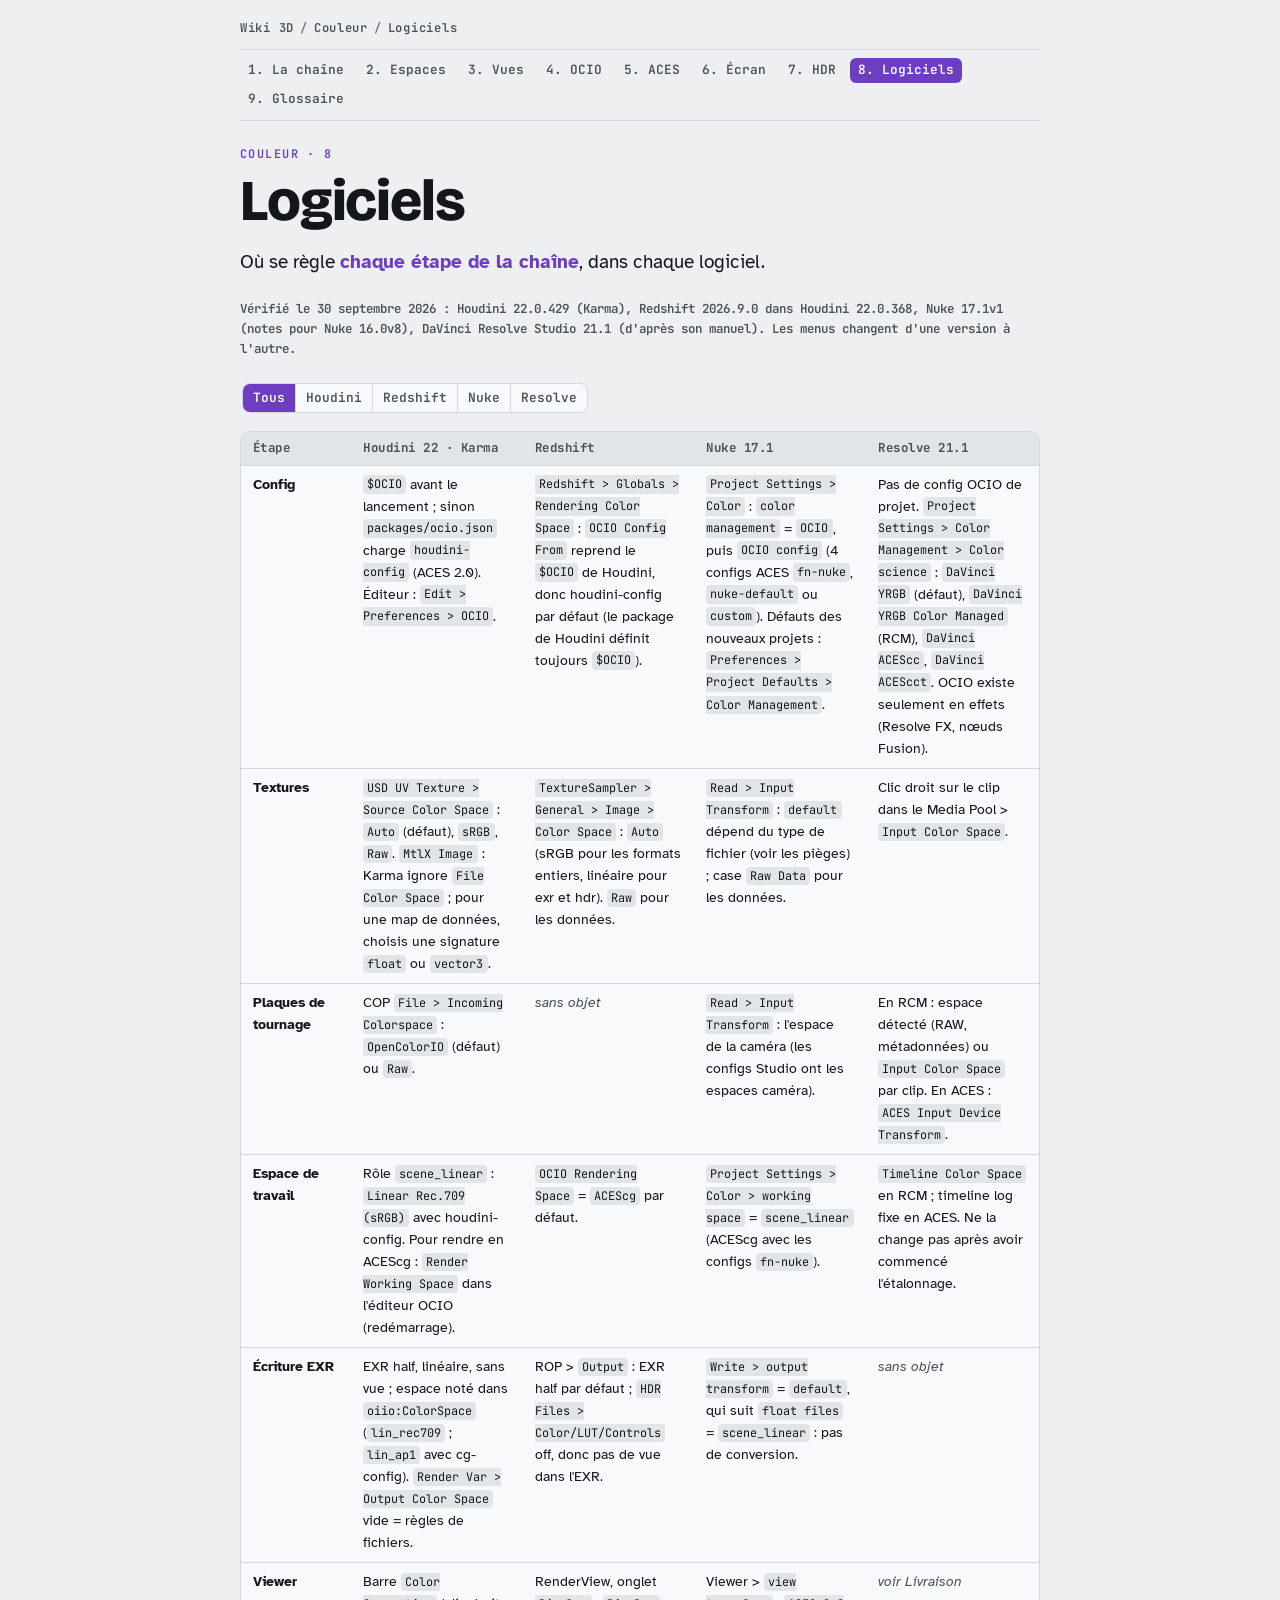
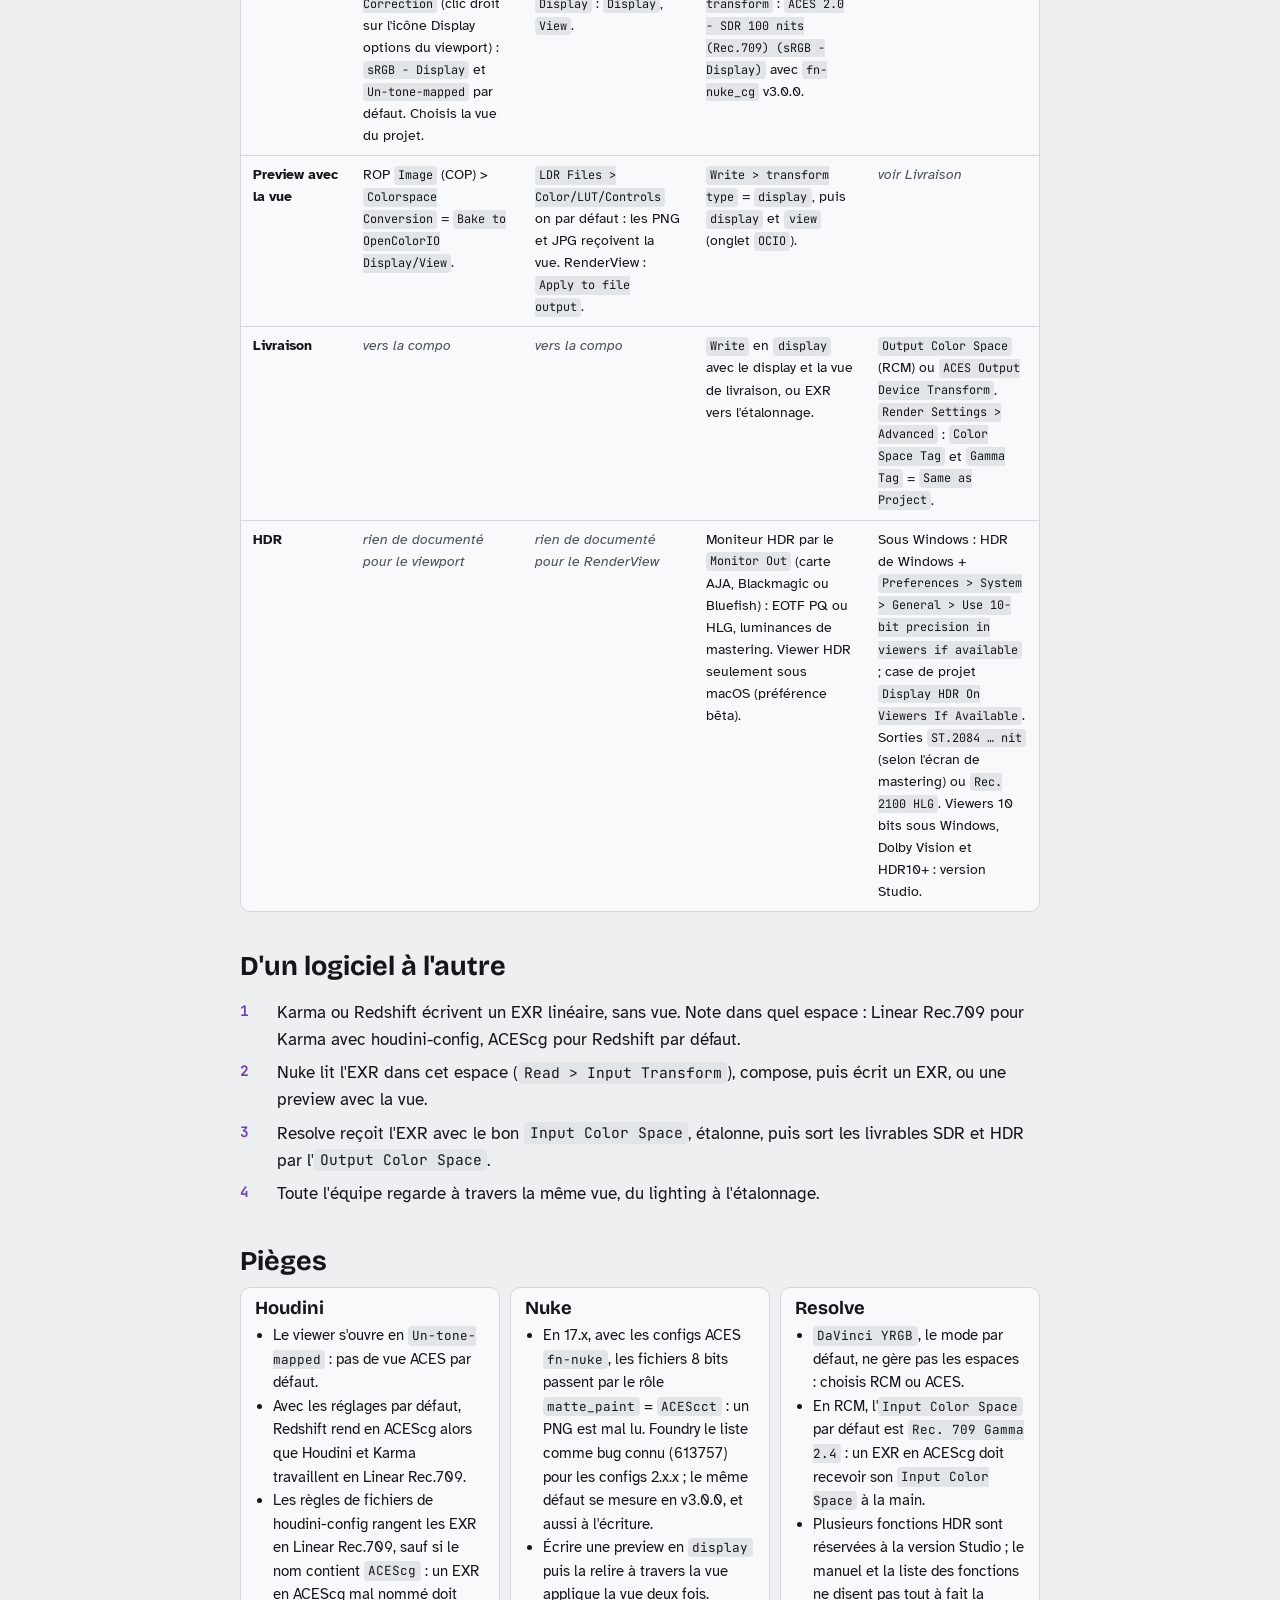
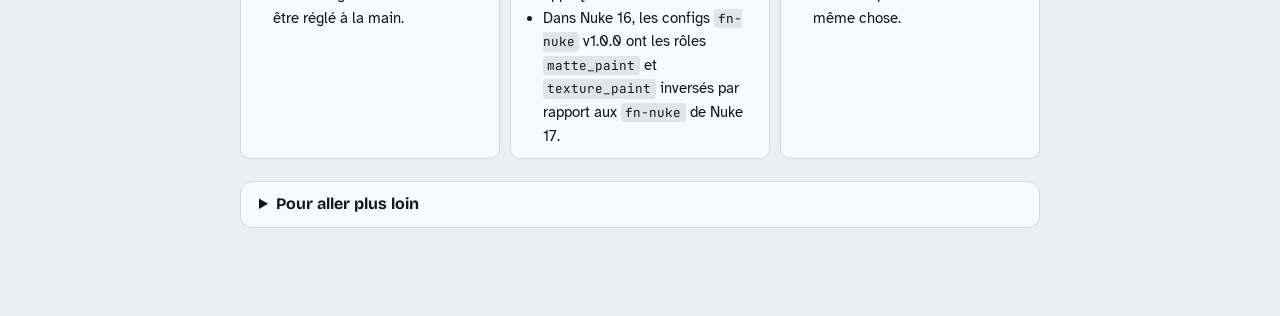
<file: couleur/logiciels/index.html>
<!doctype html>
<html lang="fr">
<head>
<meta charset="utf-8">
<meta name="viewport" content="width=device-width, initial-scale=1, viewport-fit=cover">
<meta name="description" content="Où se règle chaque étape de la chaîne des couleurs dans Houdini 22 (Karma), Redshift, Nuke 17.1 et DaVinci Resolve 21.1 : config, textures, espace de travail, EXR, viewer, preview, livraison, HDR. Wiki 3D, section Couleur.">
<title>Logiciels · Couleur · Wiki 3D</title>
<link rel="preconnect" href="https://fonts.googleapis.com">
<link rel="preconnect" href="https://fonts.gstatic.com" crossorigin>
<link rel="stylesheet" href="https://fonts.googleapis.com/css2?family=Atkinson+Hyperlegible:ital,wght@0,400;0,700;1,400&family=Bricolage+Grotesque:opsz,wght@12..96,500;12..96,700;12..96,800&family=JetBrains+Mono:wght@400;600&display=swap">
<link rel="stylesheet" href="../assets/couleur.css?v=20260930">
<style>
.versions{font:600 .78rem/1.6 var(--mono);color:var(--ink-2)}
#tbl table{font-size:.86rem;min-width:760px}
#tbl td:first-child,#tbl th:first-child{position:sticky;left:0;background:var(--surface);z-index:1;min-width:110px}
#tbl th:first-child{background:var(--code)}
#tbl td{min-width:170px}
#tbl tr:target td{background:color-mix(in srgb,var(--c-color) 12%,var(--surface))}
#tbl[data-show] table{min-width:0}
#tbl[data-show="h"] :is(td,th):is(:nth-child(3),:nth-child(4),:nth-child(5)),
#tbl[data-show="r"] :is(td,th):is(:nth-child(2),:nth-child(4),:nth-child(5)),
#tbl[data-show="n"] :is(td,th):is(:nth-child(2),:nth-child(3),:nth-child(5)),
#tbl[data-show="v"] :is(td,th):is(:nth-child(2),:nth-child(3),:nth-child(4)){display:none}
.na{color:var(--ink-2);font-style:italic}
.pieges{display:grid;grid-template-columns:repeat(auto-fit,minmax(240px,1fr));gap:10px}
.pieges div{background:var(--surface);border:1px solid var(--line);border-radius:10px;padding:10px 14px}
.pieges h3{margin:0 0 6px}
.pieges ul{margin:0;padding-left:18px;font-size:.92rem}
.flux{counter-reset:f;list-style:none;padding:0}
.flux li{counter-increment:f;padding-left:2.2em;position:relative;margin:6px 0}
.flux li::before{content:counter(f);position:absolute;left:0;font:700 .9rem/1.6 var(--mono);color:var(--c-color)}
</style>
</head>
<body data-page="logiciels">
<div class="wrap">
<header class="crumbs"></header>
<nav class="secnav"></nav>
<main>
  <span class="eyebrow">Couleur · 8</span>
  <h1>Logiciels</h1>
  <p class="une-phrase">Où se règle <strong>chaque étape de la chaîne</strong>, dans chaque logiciel.</p>
  <p class="versions">Vérifié le 30 septembre 2026 : Houdini 22.0.429 (Karma), Redshift 2026.9.0 dans Houdini 22.0.368, Nuke 17.1v1 (notes pour Nuke 16.0v8), DaVinci Resolve Studio 21.1 (d'après son manuel). Les menus changent d'une version à l'autre.</p>

  <div class="demo-controls"><div class="seg" id="show" role="group" aria-label="Logiciel affiché">
    <button type="button" data-s="" aria-pressed="true">Tous</button><button type="button" data-s="h" aria-pressed="false">Houdini</button><button type="button" data-s="r" aria-pressed="false">Redshift</button><button type="button" data-s="n" aria-pressed="false">Nuke</button><button type="button" data-s="v" aria-pressed="false">Resolve</button>
  </div></div>

  <div class="tbl-wrap" id="tbl"><table>
    <thead><tr><th>Étape</th><th>Houdini 22 · Karma</th><th>Redshift</th><th>Nuke 17.1</th><th>Resolve 21.1</th></tr></thead>
    <tbody>
      <tr id="config"><td><b>Config</b></td>
        <td><code>$OCIO</code> avant le lancement ; sinon <code>packages/ocio.json</code> charge <code>houdini-config</code> (ACES 2.0). Éditeur : <code>Edit > Preferences > OCIO</code>.</td>
        <td><code>Redshift > Globals > Rendering Color Space</code> : <code>OCIO Config From</code> reprend le <code>$OCIO</code> de Houdini, donc houdini-config par défaut (le package de Houdini définit toujours <code>$OCIO</code>).</td>
        <td><code>Project Settings > Color</code> : <code>color management</code> = <code>OCIO</code>, puis <code>OCIO config</code> (4 configs ACES <code>fn-nuke</code>, <code>nuke-default</code> ou <code>custom</code>). Défauts des nouveaux projets : <code>Preferences > Project Defaults > Color Management</code>.</td>
        <td>Pas de config OCIO de projet. <code>Project Settings > Color Management > Color science</code> : <code>DaVinci YRGB</code> (défaut), <code>DaVinci YRGB Color Managed</code> (RCM), <code>DaVinci ACEScc</code>, <code>DaVinci ACEScct</code>. OCIO existe seulement en effets (Resolve FX, nœuds Fusion).</td></tr>
      <tr id="textures"><td><b>Textures</b></td>
        <td><code>USD UV Texture > Source Color Space</code> : <code>Auto</code> (défaut), <code>sRGB</code>, <code>Raw</code>. <code>MtlX Image</code> : Karma ignore <code>File Color Space</code> ; pour une map de données, choisis une signature <code>float</code> ou <code>vector3</code>.</td>
        <td><code>TextureSampler > General > Image > Color Space</code> : <code>Auto</code> (sRGB pour les formats entiers, linéaire pour exr et hdr). <code>Raw</code> pour les données.</td>
        <td><code>Read > Input Transform</code> : <code>default</code> dépend du type de fichier (voir les pièges) ; case <code>Raw Data</code> pour les données.</td>
        <td>Clic droit sur le clip dans le Media Pool > <code>Input Color Space</code>.</td></tr>
      <tr id="plates"><td><b>Plaques de tournage</b></td>
        <td>COP <code>File > Incoming Colorspace</code> : <code>OpenColorIO</code> (défaut) ou <code>Raw</code>.</td>
        <td class="na">sans objet</td>
        <td><code>Read > Input Transform</code> : l'espace de la caméra (les configs Studio ont les espaces caméra).</td>
        <td>En RCM : espace détecté (RAW, métadonnées) ou <code>Input Color Space</code> par clip. En ACES : <code>ACES Input Device Transform</code>.</td></tr>
      <tr id="travail"><td><b>Espace de travail</b></td>
        <td>Rôle <code>scene_linear</code> : <code>Linear Rec.709 (sRGB)</code> avec houdini-config. Pour rendre en ACEScg : <code>Render Working Space</code> dans l'éditeur OCIO (redémarrage).</td>
        <td><code>OCIO Rendering Space</code> = <code>ACEScg</code> par défaut.</td>
        <td><code>Project Settings > Color > working space</code> = <code>scene_linear</code> (ACEScg avec les configs <code>fn-nuke</code>).</td>
        <td><code>Timeline Color Space</code> en RCM ; timeline log fixe en ACES. Ne la change pas après avoir commencé l'étalonnage.</td></tr>
      <tr id="exr"><td><b>Écriture EXR</b></td>
        <td>EXR half, linéaire, sans vue ; espace noté dans <code>oiio:ColorSpace</code> (<code>lin_rec709</code> ; <code>lin_ap1</code> avec cg-config). <code>Render Var > Output Color Space</code> vide = règles de fichiers.</td>
        <td>ROP > <code>Output</code> : EXR half par défaut ; <code>HDR Files > Color/LUT/Controls</code> off, donc pas de vue dans l'EXR.</td>
        <td><code>Write > output transform</code> = <code>default</code>, qui suit <code>float files</code> = <code>scene_linear</code> : pas de conversion.</td>
        <td class="na">sans objet</td></tr>
      <tr id="viewer"><td><b>Viewer</b></td>
        <td>Barre <code>Color Correction</code> (clic droit sur l'icône Display options du viewport) : <code>sRGB - Display</code> et <code>Un-tone-mapped</code> par défaut. Choisis la vue du projet.</td>
        <td>RenderView, onglet <code>Display</code> : <code>Display</code>, <code>View</code>.</td>
        <td>Viewer > <code>view transform</code> : <code>ACES 2.0 - SDR 100 nits (Rec.709) (sRGB - Display)</code> avec <code>fn-nuke_cg</code> v3.0.0.</td>
        <td class="na">voir Livraison</td></tr>
      <tr id="preview"><td><b>Preview avec la vue</b></td>
        <td>ROP <code>Image</code> (COP) > <code>Colorspace Conversion</code> = <code>Bake to OpenColorIO Display/View</code>.</td>
        <td><code>LDR Files > Color/LUT/Controls</code> on par défaut : les PNG et JPG reçoivent la vue. RenderView : <code>Apply to file output</code>.</td>
        <td><code>Write > transform type</code> = <code>display</code>, puis <code>display</code> et <code>view</code> (onglet <code>OCIO</code>).</td>
        <td class="na">voir Livraison</td></tr>
      <tr id="livraison"><td><b>Livraison</b></td>
        <td class="na">vers la compo</td>
        <td class="na">vers la compo</td>
        <td><code>Write</code> en <code>display</code> avec le display et la vue de livraison, ou EXR vers l'étalonnage.</td>
        <td><code>Output Color Space</code> (RCM) ou <code>ACES Output Device Transform</code>. <code>Render Settings > Advanced</code> : <code>Color Space Tag</code> et <code>Gamma Tag</code> = <code>Same as Project</code>.</td></tr>
      <tr id="hdr"><td><b>HDR</b></td>
        <td class="na">rien de documenté pour le viewport</td>
        <td class="na">rien de documenté pour le RenderView</td>
        <td>Moniteur HDR par le <code>Monitor Out</code> (carte AJA, Blackmagic ou Bluefish) : EOTF PQ ou HLG, luminances de mastering. Viewer HDR seulement sous macOS (préférence bêta).</td>
        <td>Sous Windows : HDR de Windows + <code>Preferences > System > General > Use 10-bit precision in viewers if available</code> ; case de projet <code>Display HDR On Viewers If Available</code>. Sorties <code>ST.2084 … nit</code> (selon l'écran de mastering) ou <code>Rec. 2100 HLG</code>. Viewers 10 bits sous Windows, Dolby Vision et HDR10+ : version Studio.</td></tr>
    </tbody>
  </table></div>

  <h2>D'un logiciel à l'autre</h2>
  <ol class="flux">
    <li>Karma ou Redshift écrivent un EXR linéaire, sans vue. Note dans quel espace : Linear Rec.709 pour Karma avec houdini-config, ACEScg pour Redshift par défaut.</li>
    <li>Nuke lit l'EXR dans cet espace (<code>Read > Input Transform</code>), compose, puis écrit un EXR, ou une preview avec la vue.</li>
    <li>Resolve reçoit l'EXR avec le bon <code>Input Color Space</code>, étalonne, puis sort les livrables SDR et HDR par l'<code>Output Color Space</code>.</li>
    <li>Toute l'équipe regarde à travers la même vue, du lighting à l'étalonnage.</li>
  </ol>

  <h2>Pièges</h2>
  <div class="pieges">
    <div><h3>Houdini</h3><ul>
      <li>Le viewer s'ouvre en <code>Un-tone-mapped</code> : pas de vue ACES par défaut.</li>
      <li>Avec les réglages par défaut, Redshift rend en ACEScg alors que Houdini et Karma travaillent en Linear Rec.709.</li>
      <li>Les règles de fichiers de houdini-config rangent les EXR en Linear Rec.709, sauf si le nom contient <code>ACEScg</code> : un EXR en ACEScg mal nommé doit être réglé à la main.</li></ul></div>
    <div><h3>Nuke</h3><ul>
      <li>En 17.x, avec les configs ACES <code>fn-nuke</code>, les fichiers 8 bits passent par le rôle <code>matte_paint</code> = <code>ACEScct</code> : un PNG est mal lu. Foundry le liste comme bug connu (613757) pour les configs 2.x.x ; le même défaut se mesure en v3.0.0, et aussi à l'écriture.</li>
      <li>Écrire une preview en <code>display</code> puis la relire à travers la vue applique la vue deux fois.</li>
      <li>Dans Nuke 16, les configs <code>fn-nuke</code> v1.0.0 ont les rôles <code>matte_paint</code> et <code>texture_paint</code> inversés par rapport aux <code>fn-nuke</code> de Nuke 17.</li></ul></div>
    <div><h3>Resolve</h3><ul>
      <li><code>DaVinci YRGB</code>, le mode par défaut, ne gère pas les espaces : choisis RCM ou ACES.</li>
      <li>En RCM, l'<code>Input Color Space</code> par défaut est <code>Rec. 709 Gamma 2.4</code> : un EXR en ACEScg doit recevoir son <code>Input Color Space</code> à la main.</li>
      <li>Plusieurs fonctions HDR sont réservées à la version Studio ; le manuel et la liste des fonctions ne disent pas tout à fait la même chose.</li></ul></div>
  </div>

  <details class="plus">
    <summary>Pour aller plus loin</summary>
    <div>
      <h3>Comment ces réglages ont été vérifiés</h3>
      <p>Houdini 22 et Redshift : valeurs lues dans une scène neuve avec hython, et dans l'aide locale. Nuke 17.1 : knobs lus en mode terminal non commercial, qui ignore les préférences : les défauts d'un nouveau script en interface peuvent différer. Resolve n'était pas installé : tout vient du manuel 21.1 et de la liste des fonctions. Deux points restent à confirmer par un test : la détection <code>Auto</code> des textures de Karma, et la vue par défaut du RenderView de Redshift.</p>
      <h3>Sources</h3>
      <ol class="sources">
        <li>Houdini 22 : aide locale (OCIO, Karma, nœuds) et <code>packages/ocio.json</code></li>
        <li>Maxon, documentation Redshift (Color Management, Texture Sampler, Render View)</li>
        <li>Foundry, Nuke 17.1 (OCIO Color Management, Preferences, Working with HDR Images) et notes de version 17.0v3 : <a href="https://learn.foundry.com/nuke/17.0/content/release_notes/17.0/nuke_17.0v3_releasenotes.html">learn.foundry.com</a></li>
        <li>Blackmagic Design, DaVinci Resolve 21.1 Reference Manual (ch. 9, 10, 93 et 161) et <i>DaVinci Resolve Studio 21 Features</i></li>
      </ol>
    </div>
  </details>
</main>
</div>
<script src="../assets/glossaire-data.js?v=20260930"></script>
<script src="../assets/couleur.js?v=20260930"></script>
<script>
(() => {
  const tbl = document.getElementById('tbl'), seg = document.getElementById('show');
  seg.addEventListener('click', (e) => {
    const b = e.target.closest('button'); if (!b) return;
    seg.querySelectorAll('button').forEach((x) => x.setAttribute('aria-pressed', x === b));
    if (b.dataset.s) tbl.dataset.show = b.dataset.s; else delete tbl.dataset.show;
  });
  if (window.matchMedia('(max-width: 620px)').matches) seg.querySelector('[data-s="h"]').click();
})();
</script>
</body>
</html>
</file>
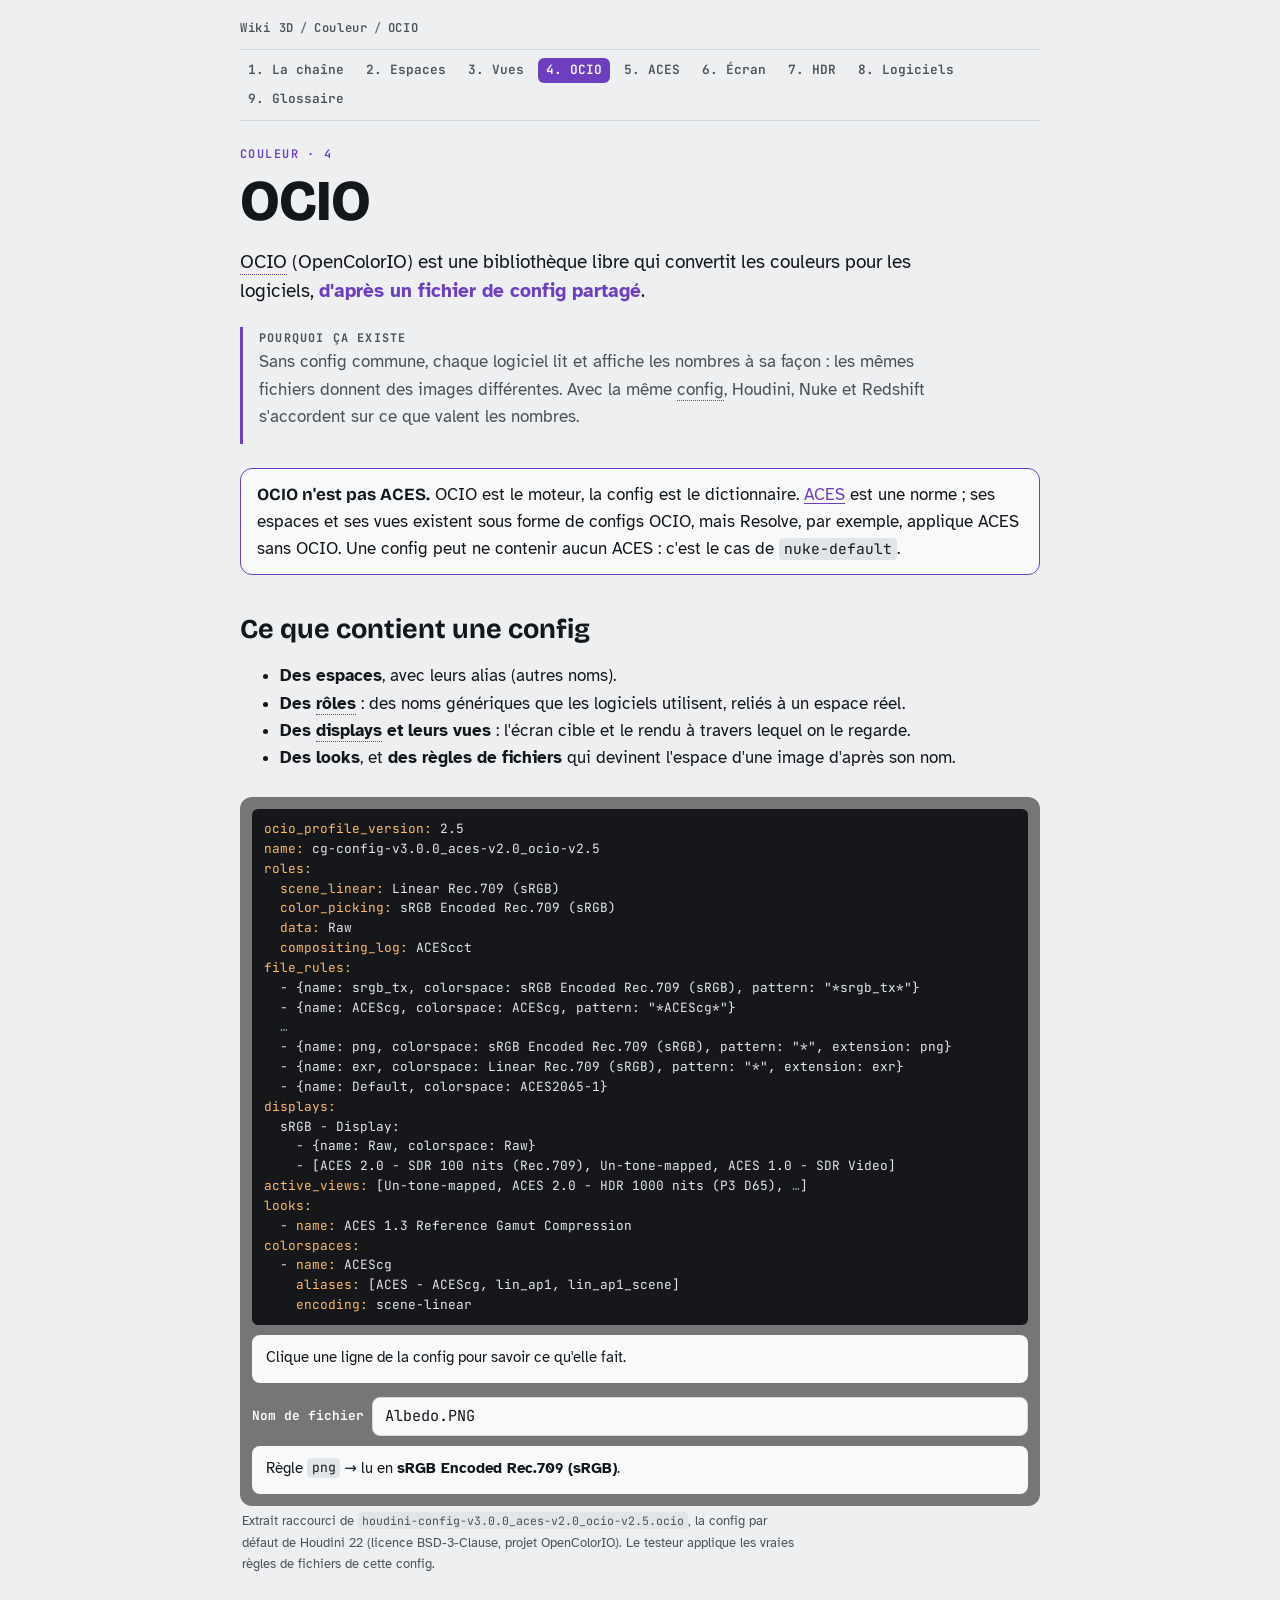
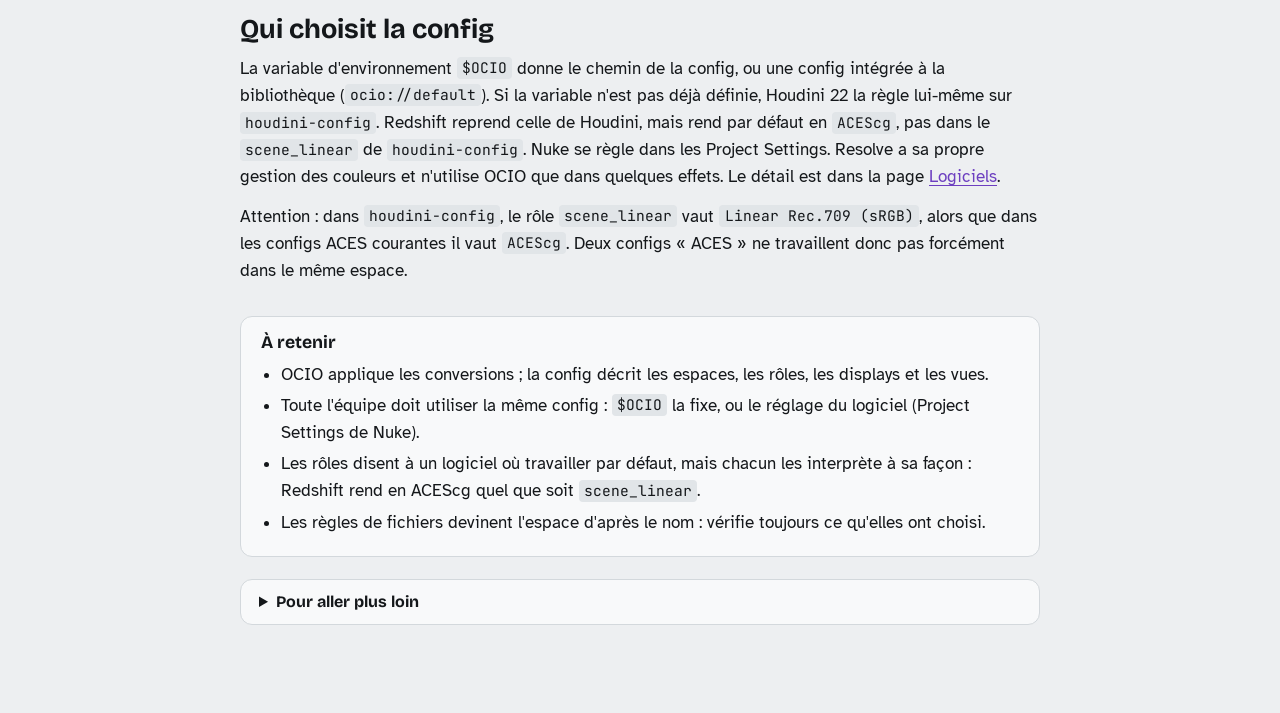
<file: couleur/ocio/index.html>
<!doctype html>
<html lang="fr">
<head>
<meta charset="utf-8">
<meta name="viewport" content="width=device-width, initial-scale=1, viewport-fit=cover">
<meta name="description" content="OCIO (OpenColorIO) : la bibliothèque et le fichier de config qui font que Houdini, Nuke et Redshift lisent et affichent les couleurs de la même façon. Wiki 3D, section Couleur.">
<title>OCIO · Couleur · Wiki 3D</title>
<link rel="preconnect" href="https://fonts.googleapis.com">
<link rel="preconnect" href="https://fonts.gstatic.com" crossorigin>
<link rel="stylesheet" href="https://fonts.googleapis.com/css2?family=Atkinson+Hyperlegible:ital,wght@0,400;0,700;1,400&family=Bricolage+Grotesque:opsz,wght@12..96,500;12..96,700;12..96,800&family=JetBrains+Mono:wght@400;600&display=swap">
<link rel="stylesheet" href="../assets/couleur.css?v=20260930">
<style>
.encart{border:1px solid var(--c-color);border-radius:12px;padding:12px 16px;background:var(--surface);margin:18px 0}
.encart b{font-family:var(--display)}
.cfg{background:#15171A;color:#E4E7E9;border-radius:6px;padding:10px 0;font:.8rem/1.55 var(--mono);overflow-x:auto;margin:0}
.cfg button{all:unset;display:block;padding:0 12px;white-space:pre;cursor:pointer;min-width:max-content}
.cfg button:hover,.cfg button:focus-visible{background:#6D3FC055;outline:none}
.cfg button[aria-pressed="true"]{background:#6D3FC0}
.cfg .c{color:#8FA0AE}
.cfg .k{color:#FFB86B}
.note{background:var(--surface);color:var(--ink);border-radius:8px;padding:10px 14px;margin-top:10px;min-height:3.2em;font-size:.95rem}
.fr{display:flex;gap:8px;flex-wrap:wrap;align-items:center;margin-top:14px}
.fr input{flex:1 1 220px;font:.95rem/1.2 var(--mono);padding:9px 12px;border-radius:8px;border:1px solid var(--line);background:var(--surface);color:var(--ink)}
</style>
</head>
<body data-page="ocio">
<div class="wrap">
<header class="crumbs"></header>
<nav class="secnav"></nav>
<main>
  <span class="eyebrow">Couleur · 4</span>
  <h1>OCIO</h1>
  <p class="une-phrase"><dfn data-g="ocio">OCIO</dfn> (OpenColorIO) est une bibliothèque libre qui convertit les couleurs pour les logiciels, <strong>d'après un fichier de config partagé</strong>.</p>
  <div class="pourquoi"><p>Sans config commune, chaque logiciel lit et affiche les nombres à sa façon : les mêmes fichiers donnent des images différentes. Avec la même <dfn data-g="config">config</dfn>, Houdini, Nuke et Redshift s'accordent sur ce que valent les nombres.</p></div>

  <div class="encart"><b>OCIO n'est pas ACES.</b> OCIO est le moteur, la config est le dictionnaire. <a data-page="aces">ACES</a> est une norme ; ses espaces et ses vues existent sous forme de configs OCIO, mais Resolve, par exemple, applique ACES sans OCIO. Une config peut ne contenir aucun ACES : c'est le cas de <code>nuke-default</code>.</div>

  <h2>Ce que contient une config</h2>
  <ul>
    <li><b>Des espaces</b>, avec leurs alias (autres noms).</li>
    <li><b>Des <dfn data-g="role">rôles</dfn></b> : des noms génériques que les logiciels utilisent, reliés à un espace réel.</li>
    <li><b>Des <dfn data-g="display">displays</dfn> et leurs vues</b> : l'écran cible et le rendu à travers lequel on le regarde.</li>
    <li><b>Des looks</b>, et <b>des règles de fichiers</b> qui devinent l'espace d'une image d'après son nom.</li>
  </ul>

  <figure class="demo" id="demo">
    <div class="demo-frame">
      <pre class="cfg" id="cfg" aria-label="Extrait de la config OCIO livrée avec Houdini 22 : clique une ligne pour son explication"></pre>
      <div class="note" id="note" aria-live="polite">Clique une ligne de la config pour savoir ce qu'elle fait.</div>
      <div class="fr"><label for="fn" style="font:600 .8rem/1 var(--mono)">Nom de fichier</label><input id="fn" value="Albedo.PNG" spellcheck="false" autocomplete="off"></div>
      <div class="note" id="fres" aria-live="polite"></div>
    </div>
    <p class="screen-note">Extrait raccourci de <code>houdini-config-v3.0.0_aces-v2.0_ocio-v2.5.ocio</code>, la config par défaut de Houdini 22 (licence BSD-3-Clause, projet OpenColorIO). Le testeur applique les vraies règles de fichiers de cette config.</p>
  </figure>

  <h2>Qui choisit la config</h2>
  <p>La variable d'environnement <code>$OCIO</code> donne le chemin de la config, ou une config intégrée à la bibliothèque (<code>ocio://default</code>). Si la variable n'est pas déjà définie, Houdini 22 la règle lui-même sur <code>houdini-config</code>. Redshift reprend celle de Houdini, mais rend par défaut en <code>ACEScg</code>, pas dans le <code>scene_linear</code> de <code>houdini-config</code>. Nuke se règle dans les Project Settings. Resolve a sa propre gestion des couleurs et n'utilise OCIO que dans quelques effets. Le détail est dans la page <a data-page="logiciels" data-anchor="config">Logiciels</a>.</p>
  <p>Attention : dans <code>houdini-config</code>, le rôle <code>scene_linear</code> vaut <code>Linear Rec.709 (sRGB)</code>, alors que dans les configs ACES courantes il vaut <code>ACEScg</code>. Deux configs « ACES » ne travaillent donc pas forcément dans le même espace.</p>

  <section class="retenir">
    <h2>À retenir</h2>
    <ul>
      <li>OCIO applique les conversions ; la config décrit les espaces, les rôles, les displays et les vues.</li>
      <li>Toute l'équipe doit utiliser la même config : <code>$OCIO</code> la fixe, ou le réglage du logiciel (Project Settings de Nuke).</li>
      <li>Les rôles disent à un logiciel où travailler par défaut, mais chacun les interprète à sa façon : Redshift rend en ACEScg quel que soit <code>scene_linear</code>.</li>
      <li>Les règles de fichiers devinent l'espace d'après le nom : vérifie toujours ce qu'elles ont choisi.</li>
    </ul>
  </section>

  <details class="plus">
    <summary>Pour aller plus loin</summary>
    <div>
      <h3>Pour les futurs TD</h3>
      <pre class="cfg" style="padding:10px 12px">import PyOpenColorIO as OCIO
cfg = OCIO.GetCurrentConfig()          # la config de $OCIO
print(cfg.getRoleColorSpace("scene_linear"))
cpu = cfg.getProcessor("sRGB Encoded Rec.709 (sRGB)", "ACEScg").getDefaultCPUProcessor()
print(cpu.applyRGB([0.5, 0.5, 0.5]))  # gris sRGB 0,5 → ≈ 0,214 en ACEScg</pre>
      <h3>OCIO v1 et v2</h3>
      <p>En v1, une vue pointait vers un seul espace qui faisait tout. La v2 (2021) sépare la vue en « view transform + espace du display », et ajoute les alias, les règles de fichiers et les shared views ; les configs intégrées arrivent avec la 2.2 (2022). Les anciens noms (<code>Utility - sRGB - Texture</code>…) restent souvent valables comme alias : le <a data-page="glossaire">décodeur</a> les traduit.</p>
      <h3>Histoire</h3>
      <p>OCIO a été créé chez Sony Pictures Imageworks et publié en open source en 2010. Il fait partie de l'Academy Software Foundation depuis 2019. Jeremy Selan a reçu pour son développement un Technical Achievement Award de l'Académie en 2014.</p>
      <h3>Sources</h3>
      <ol class="sources">
        <li>OpenColorIO, guide de rédaction des configs (rôles, file rules, displays, views) : <a href="https://opencolorio.readthedocs.io/en/latest/guides/authoring/authoring.html">opencolorio.readthedocs.io</a></li>
        <li>OpenColorIO, <i>Using OCIO</i> ($OCIO) et notes de version 2.2 (configs intégrées) : <a href="https://opencolorio.readthedocs.io/en/latest/guides/using_ocio/using_ocio.html">opencolorio.readthedocs.io</a></li>
        <li>Houdini 22 : <code>packages/ocio.json</code> et l'aide OCIO locale</li>
        <li>Communiqué Sony Pictures Imageworks, 28 juillet 2010 : <a href="https://www.prnewswire.com/news-releases/sony-pictures-imageworks-announces-opencolorio-99475684.html">prnewswire.com</a></li>
        <li>Règles de fichiers vérifiées avec PyOpenColorIO 2.5 (<code>getColorSpaceFromFilepath</code>).</li>
      </ol>
    </div>
  </details>
</main>
</div>
<script src="../assets/glossaire-data.js?v=20260930"></script>
<script src="../assets/couleur.js?v=20260930"></script>
<script>
(() => {
  'use strict';
  // [texte de la ligne, explication] — extrait réel, raccourci (… = lignes omises)
  const L = [
    ['ocio_profile_version: 2.5', 'La version du format. Une config 2.5 demande une bibliothèque OCIO 2.5 ou plus récente.'],
    ['name: cg-config-v3.0.0_aces-v2.0_ocio-v2.5', 'Le nom interne. La houdini-config porte le même nom que la cg-config, mais elle en diffère (rôle scene_linear, règles de fichiers, vue ACES 1.0 en plus).'],
    ['roles:', 'Les rôles : des noms génériques que les logiciels utilisent. Chacun pointe vers un espace réel.'],
    ['  scene_linear: Linear Rec.709 (sRGB)', 'L\'espace de travail linéaire du rendu et de la compo. Ici Linear Rec.709, pas ACEScg comme dans la cg-config.'],
    ['  color_picking: sRGB Encoded Rec.709 (sRGB)', 'L\'espace des sélecteurs de couleur : la couleur que tu choisis est comprise comme une valeur sRGB.'],
    ['  data: Raw', 'Les données (normales, roughness, masques) : aucune conversion.'],
    ['  compositing_log: ACEScct', 'Un espace log pour les opérations de compo qui s\'y prêtent mieux.'],
    ['file_rules:', 'Les règles de fichiers : dans l\'ordre, la première qui correspond au nom du fichier donne son espace par défaut.'],
    ['  - {name: srgb_tx, colorspace: sRGB Encoded Rec.709 (sRGB), pattern: "*srgb_tx*"}', 'Un motif dans le chemin : tout fichier dont le chemin (dossiers compris) contient « srgb_tx » est lu en sRGB. Attention, le motif respecte la casse.'],
    ['  - {name: ACEScg, colorspace: ACEScg, pattern: "*ACEScg*"}', '« ACEScg » dans le nom : lu en ACEScg. « acescg » en minuscules ne correspond pas.'],
    ['  …', 'Lignes omises dans cet extrait : les motifs srgb_texture, lin_rec709 et lin_srgb, les textures dans les archives USDZ, et les extensions jpg, jpeg, tga, tif et tiff.'],
    ['  - {name: png, colorspace: sRGB Encoded Rec.709 (sRGB), pattern: "*", extension: png}', 'Par extension : un PNG est lu en sRGB. L\'extension, elle, ne tient pas compte de la casse.'],
    ['  - {name: exr, colorspace: Linear Rec.709 (sRGB), pattern: "*", extension: exr}', 'Un EXR est lu en Linear Rec.709. Un EXR rendu en ACEScg serait donc mal lu sans réglage explicite.'],
    ['  - {name: Default, colorspace: ACES2065-1}', 'La règle obligatoire : tout ce qui n\'a pas trouvé de règle avant (.hdr, .tx, .mov…) est supposé en ACES2065-1.'],
    ['displays:', 'Les écrans cibles, chacun avec ses vues.'],
    ['  sRGB - Display:', 'Le display d\'un écran de bureau : primaires Rec.709, blanc D65, courbe sRGB.'],
    ['    - {name: Raw, colorspace: Raw}', 'La vue Raw : aucune conversion, les nombres partent tels quels à l\'écran.'],
    ['    - [ACES 2.0 - SDR 100 nits (Rec.709), Un-tone-mapped, ACES 1.0 - SDR Video]', 'Les vues proposées pour ce display (des « shared views » : définies une fois, réutilisées par plusieurs displays).'],
    ['active_views: [Un-tone-mapped, ACES 2.0 - HDR 1000 nits (P3 D65), …]', 'L\'ordre des vues. La première qui existe pour le display devient la vue par défaut : ici Un-tone-mapped, sans tone mapping. C\'est pour ça que le viewer de Houdini 22 s\'ouvre sans vue ACES.'],
    ['looks:', 'Les looks : des transformations appliquées avant la vue.'],
    ['  - name: ACES 1.3 Reference Gamut Compression', 'La compression de gamut de référence d\'ACES 1.3, pour les couleurs très saturées des caméras.'],
    ['colorspaces:', 'Les espaces eux-mêmes.'],
    ['  - name: ACEScg', 'Un espace : son nom…'],
    ['    aliases: [ACES - ACEScg, lin_ap1, lin_ap1_scene]', '… ses autres noms, dont l\'ancien nom de la config ACES 1.2 : OCIO les accepte tous.'],
    ['    encoding: scene-linear', 'Sa nature : scene-linear, display-linear, log, sdr-video, hdr-video, edr-video (OCIO 2.5) ou data.'],
  ];
  const pre = document.getElementById('cfg'), note = document.getElementById('note');
  const hl = (t) => t.replace(/&/g, '&amp;').replace(/</g, '&lt;').replace(/^(\s*-?\s*)([a-z_]+:)/, '$1<span class="k">$2</span>').replace(/(…)/g, '<span class="c">$1</span>');
  L.forEach(([t, n]) => {
    const b = document.createElement('button'); b.type = 'button'; b.innerHTML = hl(t); b.setAttribute('aria-pressed', 'false');
    b.addEventListener('click', () => { pre.querySelectorAll('button').forEach((x) => x.setAttribute('aria-pressed', x === b)); note.textContent = n; });
    pre.append(b);
  });
  // Règles de fichiers réelles de houdini-config (ordre, motif sensible à la casse, extension insensible)
  const RULES = [
    ['srgb_tx', 'sRGB Encoded Rec.709 (sRGB)', '*srgb_tx*', '*'], ['srgb_texture', 'sRGB Encoded Rec.709 (sRGB)', '*srgb_texture*', '*'],
    ['ACEScg', 'ACEScg', '*ACEScg*', '*'], ['lin_rec709', 'Linear Rec.709 (sRGB)', '*lin_rec709*', '*'], ['lin_srgb', 'Linear Rec.709 (sRGB)', '*lin_srgb*', '*'],
    ['__usdz_jpg', 'sRGB Encoded Rec.709 (sRGB)', null, null, /^.*[uU][sS][dD][zZ]\[.*[jJ][pP][gG]\]$/], ['__usdz_jpeg', 'sRGB Encoded Rec.709 (sRGB)', null, null, /^.*[uU][sS][dD][zZ]\[.*[jJ][pP][eE][gG]\]$/],
    ['__usdz_tga', 'sRGB Encoded Rec.709 (sRGB)', null, null, /^.*[uU][sS][dD][zZ]\[.*[tT][gG][aA]\]$/], ['__usdz_png', 'sRGB Encoded Rec.709 (sRGB)', null, null, /^.*[uU][sS][dD][zZ]\[.*[pP][nN][gG]\]$/],
    ['__usdz_tif', 'sRGB Encoded Rec.709 (sRGB)', null, null, /^.*[uU][sS][dD][zZ]\[.*[tT][iI][fF]\]$/], ['__usdz_tiff', 'sRGB Encoded Rec.709 (sRGB)', null, null, /^.*[uU][sS][dD][zZ]\[.*[tT][iI][fF][fF]\]$/],
    ['__usdz_exr', 'Linear Rec.709 (sRGB)', null, null, /^.*[uU][sS][dD][zZ]\[.*[eE][xX][rR]\]$/],
    ['jpg', 'sRGB Encoded Rec.709 (sRGB)', '*', 'jpg'], ['jpeg', 'sRGB Encoded Rec.709 (sRGB)', '*', 'jpeg'], ['tga', 'sRGB Encoded Rec.709 (sRGB)', '*', 'tga'],
    ['png', 'sRGB Encoded Rec.709 (sRGB)', '*', 'png'], ['tif', 'sRGB Encoded Rec.709 (sRGB)', '*', 'tif'], ['tiff', 'sRGB Encoded Rec.709 (sRGB)', '*', 'tiff'],
    ['exr', 'Linear Rec.709 (sRGB)', '*', 'exr'], ['Default', 'ACES2065-1'],
  ];
  const glob = (g, flags) => new RegExp('^' + g.replace(/[.+^${}()|[\]\\]/g, '\\$&').replace(/\*/g, '.*').replace(/\?/g, '.') + '$', flags);
  function match(path) {
    const dot = path.lastIndexOf('.'), ext = dot >= 0 ? path.slice(dot + 1) : '', stem = dot >= 0 ? path.slice(0, dot) : path;
    for (const [name, cs, pat, extG, rx] of RULES) {
      if (name === 'Default') return [name, cs];
      if (rx) { if (rx.test(path)) return [name, cs]; continue; }
      if (dot >= 0 && glob(pat, '').test(stem) && glob(extG, 'i').test(ext)) return [name, cs];
    }
  }
  const fn = document.getElementById('fn'), fres = document.getElementById('fres');
  const run = () => { const [n, cs] = match(fn.value.trim()); fres.innerHTML = `Règle <code>${n}</code> → lu en <b>${cs}</b>${n === 'Default' ? ' (aucune autre règle ne correspond)' : ''}.`; };
  fn.addEventListener('input', run); run();
})();
</script>
</body>
</html>
</file>
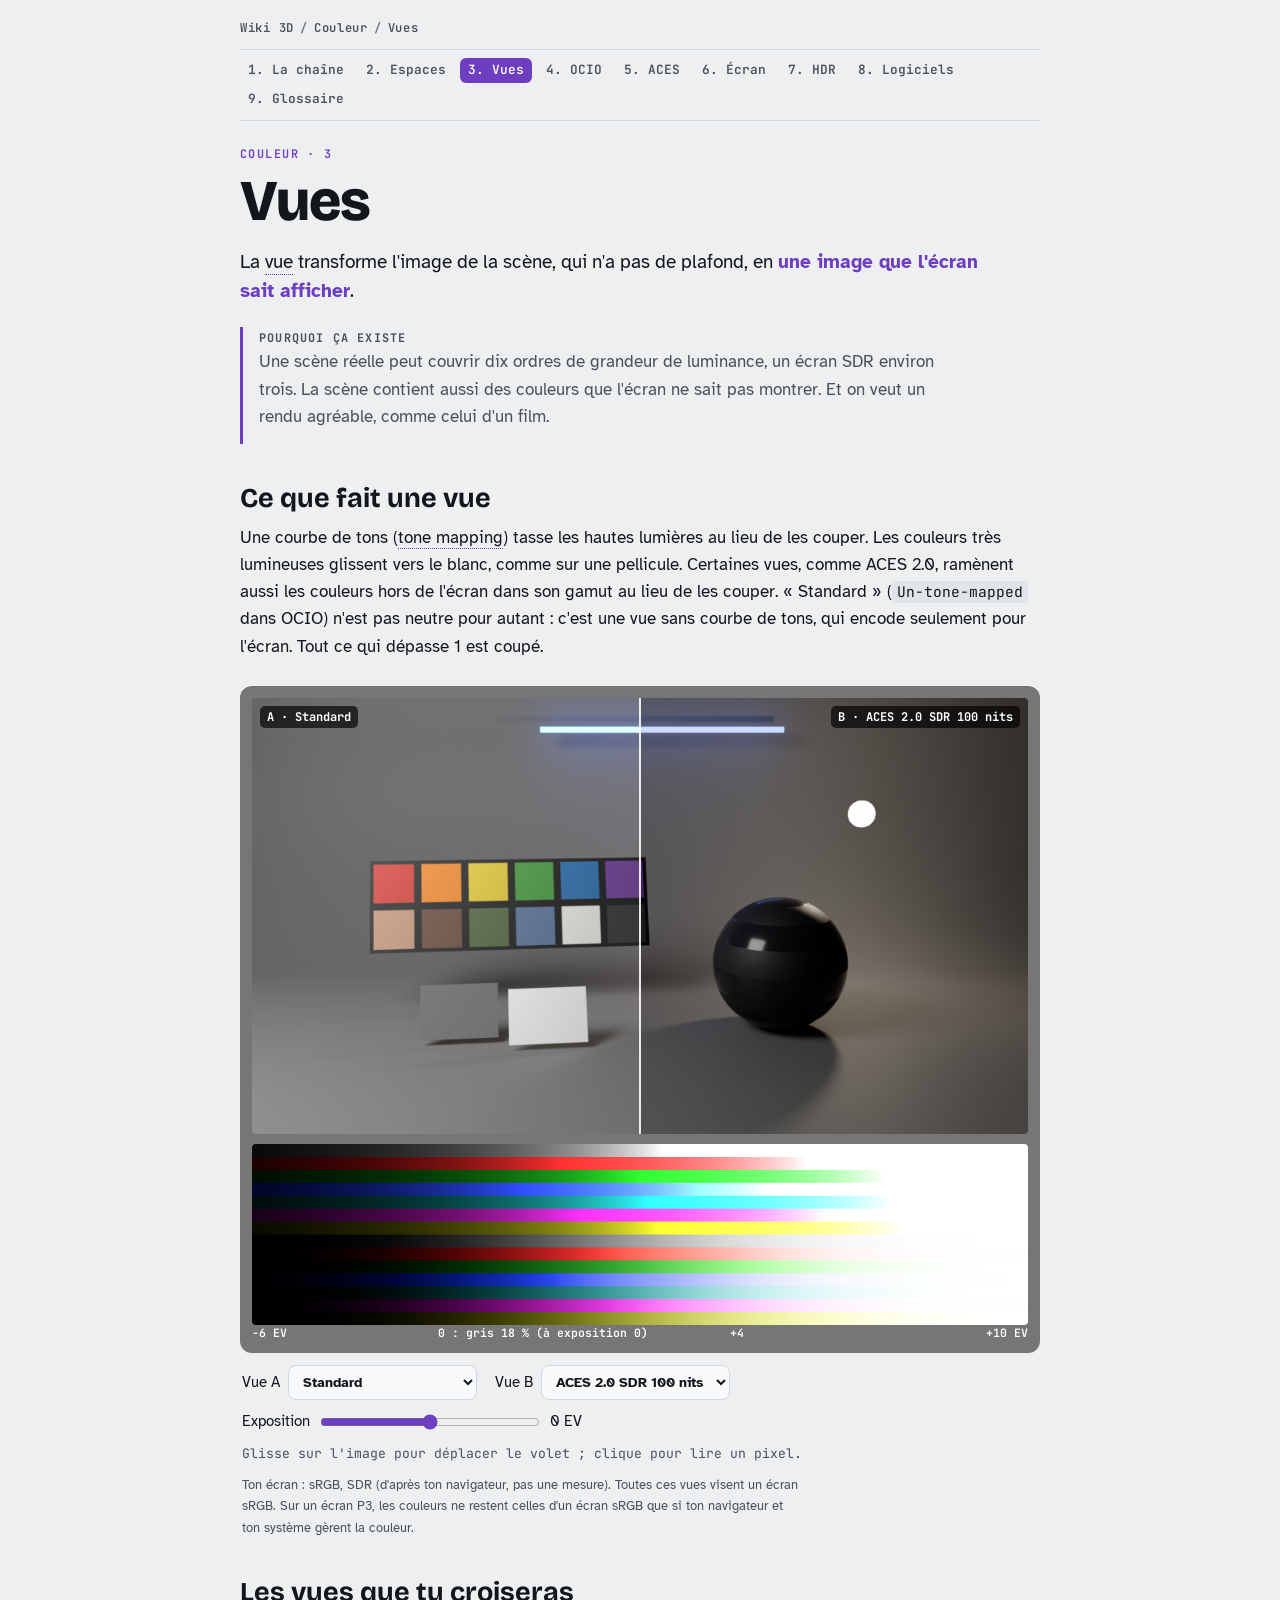
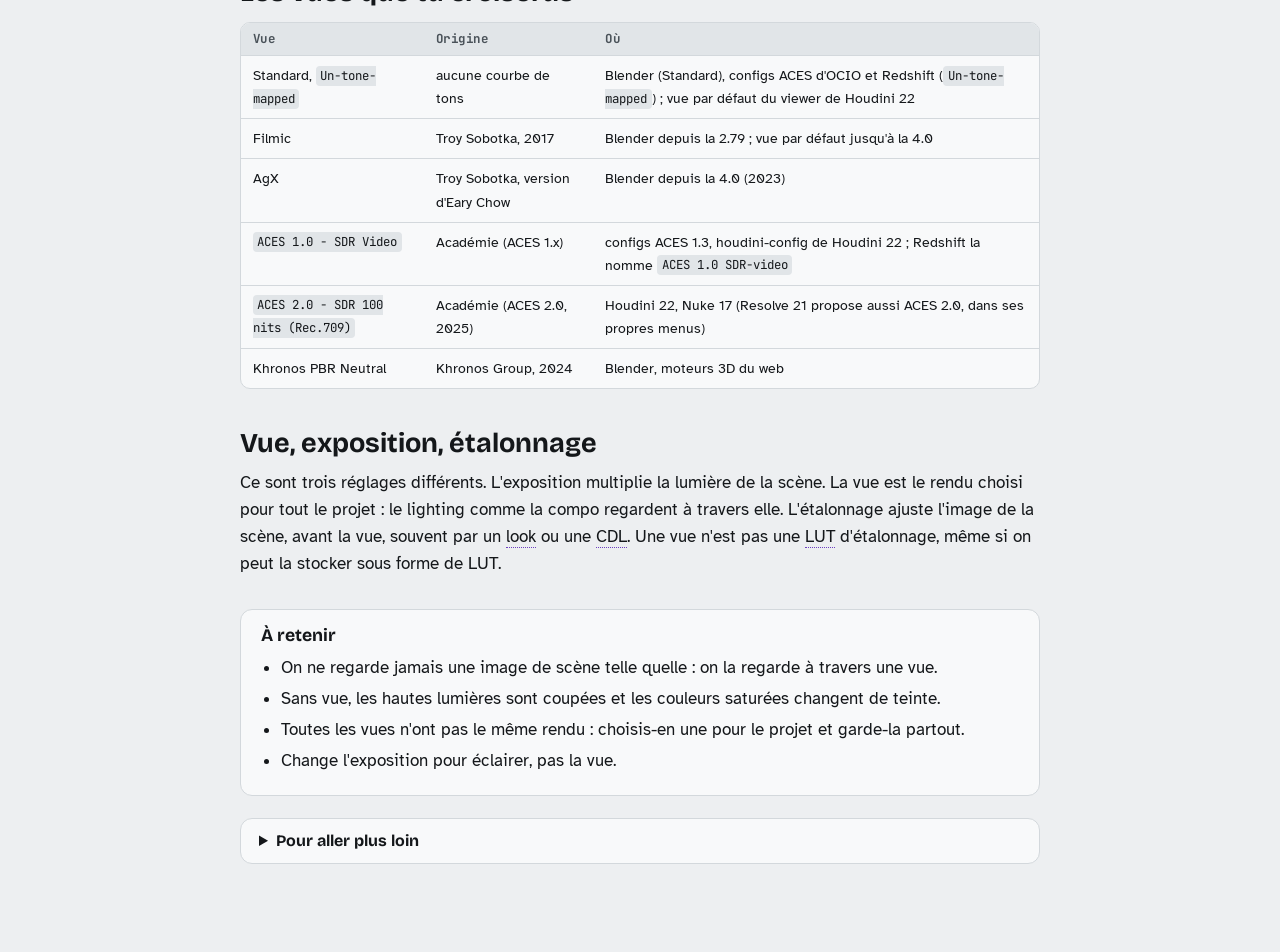
<file: couleur/vues/index.html>
<!doctype html>
<html lang="fr">
<head>
<meta charset="utf-8">
<meta name="viewport" content="width=device-width, initial-scale=1, viewport-fit=cover">
<meta name="description" content="Les vues (view transforms) : pourquoi on ne regarde jamais une image de scène telle quelle, et ce que changent Standard, Filmic, AgX, ACES 1.0, ACES 2.0 et Khronos. Wiki 3D, section Couleur.">
<title>Vues · Couleur · Wiki 3D</title>
<link rel="preconnect" href="https://fonts.googleapis.com">
<link rel="preconnect" href="https://fonts.gstatic.com" crossorigin>
<link rel="stylesheet" href="https://fonts.googleapis.com/css2?family=Atkinson+Hyperlegible:ital,wght@0,400;0,700;1,400&family=Bricolage+Grotesque:opsz,wght@12..96,500;12..96,700;12..96,800&family=JetBrains+Mono:wght@400;600&display=swap">
<link rel="stylesheet" href="../assets/couleur.css?v=20260930">
<style>
.cmp{position:relative}
.cmp canvas{width:100%;display:block;touch-action:none;cursor:ew-resize}
.lbl{position:absolute;top:8px;font:700 .75rem/1 var(--mono);background:#000a;color:#fff;padding:5px 7px;border-radius:5px;pointer-events:none}
.lbl.a{left:8px}.lbl.b{right:8px}
#ramps{width:100%;display:block;margin-top:10px;image-rendering:auto}
.ramp-legend{position:relative;height:1.4em;font:600 .72rem/1.4 var(--mono);color:var(--neutral-ink)}
.ramp-legend span{position:absolute;transform:translateX(-50%);white-space:nowrap}
.ramp-legend span:first-child{transform:none}.ramp-legend span:last-child{transform:translateX(-100%)}
</style>
</head>
<body data-page="vues">
<div class="wrap">
<header class="crumbs"></header>
<nav class="secnav"></nav>
<main>
  <span class="eyebrow">Couleur · 3</span>
  <h1>Vues</h1>
  <p class="une-phrase">La <dfn data-g="vue">vue</dfn> transforme l'image de la scène, qui n'a pas de plafond, en <strong>une image que l'écran sait afficher</strong>.</p>
  <div class="pourquoi"><p>Une scène réelle peut couvrir dix ordres de grandeur de luminance, un écran SDR environ trois. La scène contient aussi des couleurs que l'écran ne sait pas montrer. Et on veut un rendu agréable, comme celui d'un film.</p></div>

  <h2>Ce que fait une vue</h2>
  <p>Une courbe de tons (<dfn data-g="tone-mapping">tone mapping</dfn>) tasse les hautes lumières au lieu de les couper. Les couleurs très lumineuses glissent vers le blanc, comme sur une pellicule. Certaines vues, comme ACES 2.0, ramènent aussi les couleurs hors de l'écran dans son gamut au lieu de les couper. « Standard » (<code>Un-tone-mapped</code> dans OCIO) n'est pas neutre pour autant : c'est une vue sans courbe de tons, qui encode seulement pour l'écran. Tout ce qui dépasse 1 est coupé.</p>

  <figure class="demo" id="demo">
    <div class="demo-frame">
      <div class="cmp"><canvas id="cv" width="960" height="540" aria-label="Nature morte HDR vue à travers deux vues côte à côte, séparées par un volet déplaçable."></canvas><span class="lbl a" id="la">A</span><span class="lbl b" id="lb">B</span></div>
      <canvas id="ramps" width="960" height="224" aria-label="Rampes d'exposition de −6 à +10 EV : gris puis six teintes saturées, vue A en haut, vue B en bas."></canvas>
      <div class="ramp-legend" aria-hidden="true"><span style="left:0">−6 EV</span><span style="left:37.5%">0 : gris 18 % (à exposition 0)</span><span style="left:62.5%">+4</span><span style="left:100%">+10 EV</span></div>
    </div>
    <div class="demo-controls">
      <label>Vue A <select id="va"></select></label>
      <label>Vue B <select id="vb"></select></label>
      <label>Exposition <input type="range" id="ev" min="-4" max="4" step="0.5" value="0"> <span id="evv">0 EV</span></label>
    </div>
    <div class="demo-readout" id="ro" aria-live="polite">Glisse sur l'image pour déplacer le volet ; clique pour lire un pixel.</div>
    <p class="screen-note" data-screen-note="" data-note="Toutes ces vues visent un écran sRGB. Sur un écran P3, les couleurs ne restent celles d'un écran sRGB que si ton navigateur et ton système gèrent la couleur."></p>
  </figure>

  <h2>Les vues que tu croiseras</h2>
  <div class="tbl-wrap"><table>
    <thead><tr><th>Vue</th><th>Origine</th><th>Où</th></tr></thead>
    <tbody>
      <tr><td>Standard, <code>Un-tone-mapped</code></td><td>aucune courbe de tons</td><td>Blender (Standard), configs ACES d'OCIO et Redshift (<code>Un-tone-mapped</code>) ; vue par défaut du viewer de Houdini 22</td></tr>
      <tr><td>Filmic</td><td>Troy Sobotka, 2017</td><td>Blender depuis la 2.79 ; vue par défaut jusqu'à la 4.0</td></tr>
      <tr><td>AgX</td><td>Troy Sobotka, version d'Eary Chow</td><td>Blender depuis la 4.0 (2023)</td></tr>
      <tr><td><code>ACES 1.0 - SDR Video</code></td><td>Académie (ACES 1.x)</td><td>configs ACES 1.3, houdini-config de Houdini 22 ; Redshift la nomme <code>ACES 1.0 SDR-video</code></td></tr>
      <tr><td><code>ACES 2.0 - SDR 100 nits (Rec.709)</code></td><td>Académie (ACES 2.0, 2025)</td><td>Houdini 22, Nuke 17 (Resolve 21 propose aussi ACES 2.0, dans ses propres menus)</td></tr>
      <tr><td>Khronos PBR Neutral</td><td>Khronos Group, 2024</td><td>Blender, moteurs 3D du web</td></tr>
    </tbody>
  </table></div>

  <h2>Vue, exposition, étalonnage</h2>
  <p>Ce sont trois réglages différents. L'exposition multiplie la lumière de la scène. La vue est le rendu choisi pour tout le projet : le lighting comme la compo regardent à travers elle. L'étalonnage ajuste l'image de la scène, avant la vue, souvent par un <dfn data-g="look">look</dfn> ou une <dfn data-g="cdl">CDL</dfn>. Une vue n'est pas une <dfn data-g="lut">LUT</dfn> d'étalonnage, même si on peut la stocker sous forme de LUT.</p>

  <section class="retenir">
    <h2>À retenir</h2>
    <ul>
      <li>On ne regarde jamais une image de scène telle quelle : on la regarde à travers une vue.</li>
      <li>Sans vue, les hautes lumières sont coupées et les couleurs saturées changent de teinte.</li>
      <li>Toutes les vues n'ont pas le même rendu : choisis-en une pour le projet et garde-la partout.</li>
      <li>Change l'exposition pour éclairer, pas la vue.</li>
    </ul>
  </section>

  <details class="plus">
    <summary>Pour aller plus loin</summary>
    <div>
      <h3>Les teintes qui dérivent</h3>
      <p>Quand on applique une courbe à chaque canal R, G et B séparément, les couleurs très lumineuses dérivent vers six pôles : rouge, vert, bleu, cyan, magenta et jaune. Sur les forums ACES, on les appelle les « Notorious Six », un terme attribué à Troy Sobotka. Les rampes de la démo le montrent : en Standard, le bleu vire au cyan ; en ACES 1.0, le rouge vire à l'orange ; ACES 2.0 garde mieux la teinte.</p>
      <h3>ACES 2.0</h3>
      <p>Son rendu vise un contraste des tons moyens un peu plus bas, des hautes lumières plus douces, moins de dérives de teinte avec l'exposition, et une vue presque entièrement inversible. Pour un gris de scène à 1,0, ACES 2.0 donne 0,707 en sRGB encodé, contre 0,81 pour ACES 1.0 : il est plus sombre dans les hautes lumières.</p>
      <h3>Précision de la démo</h3>
      <p>Les vues sont des LUT 3D bakées depuis les vraies configs : OCIO pour ACES (<code>cg-config-v2.2.0</code> et <code>v3.0.0</code>), celle de Blender 4.4 pour Filmic, AgX et Khronos. L'écart moyen avec OCIO est d'environ 0,2 niveau sur 255 (mesuré sur les vues ACES).</p>
      <h3>Sources</h3>
      <ol class="sources">
        <li>ACES, <i>About the rendering</i> et <i>Output Transforms</i> : <a href="https://docs.acescentral.com/background/about-rendering/">docs.acescentral.com</a></li>
        <li>Blender 4.0, notes de version, gestion des couleurs (AgX remplace Filmic) : <a href="https://developer.blender.org/docs/release_notes/4.0/color_management/">developer.blender.org</a></li>
        <li>Khronos, <i>PBR Neutral tone mapper</i> (16 mai 2024) : <a href="https://www.khronos.org/news/press/khronos-pbr-neutral-tone-mapper-released-for-true-to-life-color-rendering-of-3d-products">khronos.org</a></li>
        <li>Fil ACESCentral « About issues and terminology » (Notorious Six) : <a href="https://community.acescentral.com/t/about-issues-and-terminology/3501">community.acescentral.com</a></li>
        <li>Microsoft Learn, plage des scènes réelles et des écrans SDR : <a href="https://learn.microsoft.com/en-us/windows/win32/direct3darticles/high-dynamic-range">learn.microsoft.com</a></li>
      </ol>
    </div>
  </details>
</main>
</div>
<script src="../assets/glossaire-data.js?v=20260930"></script>
<script src="../assets/colorlib.js?v=20260930"></script>
<script src="../assets/gl.js?v=20260930"></script>
<script src="../assets/couleur.js?v=20260930"></script>
<script>
(async () => {
  'use strict';
  const C = ColorLib, F = Couleur.fmt;
  const VIEWS = [['standard', 'Standard'], ['filmic', 'Filmic'], ['agx', 'AgX'], ['agx_punchy', 'AgX + look Punchy'], ['khronos', 'Khronos PBR Neutral'], ['aces1', 'ACES 1.0 SDR Video'], ['aces2', 'ACES 2.0 SDR 100 nits']];
  const va = document.getElementById('va'), vb = document.getElementById('vb');
  VIEWS.forEach(([k, n]) => { va.add(new Option(n, k)); vb.add(new Option(n, k)); });
  va.value = 'standard'; vb.value = 'aces2';
  const luts = {}; for (const [k] of VIEWS) if (k !== 'standard') luts[k] = await Couleur.loadLUT(k);
  const img = await Couleur.loadRGBE('img/chaine/correct.png');
  const cv = document.getElementById('cv'), rc = document.getElementById('ramps');
  let split = 0.5, ev = 0;
  // Rampes : 7 lignes (gris, R, G, B, C, M, Y) × EV −6…+10, calculées une fois en linéaire Rec.709
  const HUES = [[1, 1, 1], [1, 0.03, 0.03], [0.03, 1, 0.03], [0.03, 0.08, 1], [0.03, 1, 1], [1, 0.03, 1], [1, 1, 0.03]];
  const RW = 960, RH = 112, ramp = { width: RW, height: RH, data: new Float32Array(RW * RH * 3) };
  for (let y = 0; y < RH; y++) for (let x = 0; x < RW; x++) {
    const h = HUES[Math.floor(y / (RH / 7))], Y = C.luminance(h), L = 0.18 * Math.pow(2, -6 + 16 * x / (RW - 1)) / Y, o = (y * RW + x) * 3;
    ramp.data[o] = h[0] * L; ramp.data[o + 1] = h[1] * L; ramp.data[o + 2] = h[2] * L;
  }
  const FS = `uniform sampler2D lutA; uniform sampler2D lutB; uniform int stdA; uniform int stdB; uniform float expo; uniform float split; uniform int mode;
vec3 viewA(vec3 c){ return stdA == 1 ? oetf_srgb(clamp(c, 0.0, 1.0)) : lut3d(lutA, c); }
vec3 viewB(vec3 c){ return stdB == 1 ? oetf_srgb(clamp(c, 0.0, 1.0)) : lut3d(lutB, c); }
void main(){
  if (mode == 0) { vec3 c = hdrAt(uv) * expo; bool b = uv.x > split; vec3 r = b ? viewB(c) : viewA(c);
    if (abs(uv.x - split) < 0.0015) r = vec3(1.0); o = vec4(r, 1.0); }
  else { bool top = uv.y > 0.5; vec2 t = vec2(uv.x, fract(uv.y * 2.0)); vec3 c = hdrAt(t) * expo; o = vec4(top ? viewA(c) : viewB(c), 1.0); }
}`;
  const useGL = GL.available();
  let rI = null, rR = null;
  if (useGL) {
    rI = GL.create(cv, FS); rI.setHDR(img).seti('mode', 0);
    rR = GL.create(rc, FS); rR.setHDR(ramp).seti('mode', 1);
  }
  const cpuView = (k, c) => k === 'standard' ? c.map((v) => C.srgb.encode(Math.min(Math.max(v, 0), 1))) : C.lutApply(c, luts[k].px, luts[k].meta);
  function bind(r) {
    const a = va.value, b = vb.value;
    r.seti('stdA', a === 'standard' ? 1 : 0).seti('stdB', b === 'standard' ? 1 : 0);
    r.setLUT(luts[a === 'standard' ? 'aces2' : a], 'lutA').setLUT(luts[b === 'standard' ? 'aces2' : b], 'lutB');
  }
  function draw() {
    const expo = Math.pow(2, ev);
    document.getElementById('la').textContent = 'A · ' + va.selectedOptions[0].text; document.getElementById('lb').textContent = 'B · ' + vb.selectedOptions[0].text;
    if (useGL) { bind(rI); rI.set('expo', expo).set('split', split).draw(); bind(rR); rR.set('expo', expo).draw(); }
    else {
      GL.render2D(cv, img, (c, x) => cpuView(x / img.width > split ? vb.value : va.value, c.map((v) => v * expo)));
      const half = { width: RW, height: RH * 2, data: new Float32Array(RW * RH * 6) }; half.data.set(ramp.data); half.data.set(ramp.data, RW * RH * 3);
      GL.render2D(rc, half, (c, x, y) => cpuView(y < RH ? va.value : vb.value, c.map((v) => v * expo)), 960);
    }
  }
  [va, vb].forEach((s) => s.addEventListener('change', draw));
  document.getElementById('ev').addEventListener('input', (e) => { ev = +e.target.value; document.getElementById('evv').textContent = (ev > 0 ? '+' : '') + ev + ' EV'; draw(); });
  let drag = false;
  const setSplit = (e) => { const r = cv.getBoundingClientRect(); split = Math.min(Math.max((e.clientX - r.left) / r.width, 0), 1); draw(); };
  cv.addEventListener('pointerdown', (e) => { drag = true; cv.setPointerCapture(e.pointerId); setSplit(e); probe(e); });
  cv.addEventListener('pointermove', (e) => { if (drag) setSplit(e); });
  cv.addEventListener('pointerup', () => { drag = false; });
  cv.tabIndex = 0;
  cv.addEventListener('keydown', (e) => { if (e.key === 'ArrowLeft' || e.key === 'ArrowRight') { split = Math.min(Math.max(split + (e.key === 'ArrowLeft' ? -0.05 : 0.05), 0), 1); draw(); e.preventDefault(); } });
  function probe(e) {
    const p = GL.pickPixel(cv, img, e); if (!p) return;
    const s = p.rgb.map((v) => v * Math.pow(2, ev));
    ro.textContent = `Scène ${F.rgb(s)} (${F.stops(C.stops(C.luminance(s)))}) → A ${F.code8(cpuView(va.value, s))} · B ${F.code8(cpuView(vb.value, s))}`;
  }
  const ro = document.getElementById('ro');
  draw();
})();
</script>
</body>
</html>
</file>
<file: couleur/assets/couleur.css>
/* Section « Couleur » du Wiki 3D — design partagé.
   Tokens repris du sommaire (3D_wiki/index.html). Le cadre des démos est un gris neutre identique dans les deux thèmes. */
:root{
  color-scheme:light;
  --bg:#EDEFF1; --surface:#F8F9FA; --ink:#14171A; --ink-2:#4A5259; --ink-3:#6C757C;
  --line:#D3D8DC; --code:#E1E5E8;
  --c-color:#6D3FC0;
  --display:"Bricolage Grotesque","Segoe UI",system-ui,sans-serif;
  --body:"Atkinson Hyperlegible","Segoe UI",system-ui,sans-serif;
  --mono:"JetBrains Mono",ui-monospace,"Cascadia Mono",Consolas,monospace;
  /* gris neutre R=G=B : 118 = 0,18 en linéaire encodé sRGB (gris 18 %) */
  --neutral:#767676; --neutral-ink:#FFFFFF;
  --warn:#8A5A00;
}
@media (prefers-color-scheme: dark){
  :root:not([data-theme="light"]){
    color-scheme:dark;
    --bg:#0F1214; --surface:#171B1E; --ink:#E4E7E9; --ink-2:#A5ACB1; --ink-3:#7E878D;
    --line:#2A3136; --code:#1D2327;
    --c-color:#B39DFF; --warn:#FFB53D;
  }
}
:root[data-theme="dark"]{
  color-scheme:dark;
  --bg:#0F1214; --surface:#171B1E; --ink:#E4E7E9; --ink-2:#A5ACB1; --ink-3:#7E878D;
  --line:#2A3136; --code:#1D2327;
  --c-color:#B39DFF; --warn:#FFB53D;
}

*{box-sizing:border-box}
html{-webkit-text-size-adjust:100%}
body{margin:0;background:var(--bg);color:var(--ink);font:17px/1.6 var(--body);-webkit-font-smoothing:antialiased;overflow-wrap:break-word}
.wrap{max-width:880px;margin:0 auto;padding-inline:clamp(16px,4vw,40px);padding-block:20px 88px}
h1,h2,h3{font-family:var(--display);text-wrap:balance;line-height:1.1;margin:0}
h1{font-size:clamp(2.2rem,5.5vw,3.6rem);font-weight:800;letter-spacing:-.02em}
h2{font-size:clamp(1.35rem,3vw,1.7rem);font-weight:700;margin-top:40px;margin-bottom:10px}
h3{font-size:1.15rem;font-weight:700;margin-top:22px;margin-bottom:6px}
p{margin:0 0 12px}
a{color:var(--c-color);text-underline-offset:3px}
:focus-visible{outline:2px solid var(--c-color);outline-offset:3px}
code{font:.86em/1.4 var(--mono);background:var(--code);padding:.1em .35em;border-radius:4px;overflow-wrap:anywhere}

/* Fil d'Ariane et navigation de section */
.crumbs{font:600 .76rem/1.4 var(--mono);letter-spacing:.06em;color:var(--ink-2);display:flex;flex-wrap:wrap;gap:6px;align-items:center;padding-bottom:12px}
.crumbs a{color:var(--ink-2);text-decoration:none}
.crumbs a:hover{color:var(--c-color);text-decoration:underline}
.crumbs .sep{color:var(--ink-3)}
.secnav{border-block:1px solid var(--line);padding-block:8px;margin-bottom:28px}
.secnav ol{list-style:none;margin:0;padding:0;display:flex;flex-wrap:wrap;gap:4px 6px;counter-reset:p}
.secnav li{font:600 .8rem/1 var(--mono)}
.secnav a,.secnav span{display:inline-block;padding:6px 8px;border-radius:6px;color:var(--ink-2);text-decoration:none}
.secnav a:hover{background:var(--code);color:var(--ink)}
.secnav [aria-current="page"]{background:var(--c-color);color:var(--surface)}
.secnav .soon{color:var(--ink-3);opacity:.7}
.secnav .soon::after{content:" · à venir";font-weight:400}
.soon-link{color:var(--ink-3);text-decoration:none;cursor:default}
.soon-link::after{content:" (à venir)";font-size:.85em}

/* Gabarit */
.eyebrow{font:600 .74rem/1 var(--mono);letter-spacing:.12em;text-transform:uppercase;color:var(--c-color);margin-bottom:10px;display:block}
.une-phrase{font-size:1.2rem;line-height:1.5;color:var(--ink);max-width:62ch;margin:14px 0 22px}
.une-phrase strong{color:var(--c-color)}
.pourquoi{border-left:3px solid var(--c-color);padding:2px 0 2px 16px;color:var(--ink-2);max-width:64ch;margin-bottom:24px}
.pourquoi::before{content:"Pourquoi ça existe";display:block;font:700 .74rem/1.6 var(--mono);letter-spacing:.1em;text-transform:uppercase;color:var(--ink-2)}
.retenir{background:var(--surface);border:1px solid var(--line);border-radius:12px;padding:16px 20px;margin-top:32px}
.retenir h2{margin:0 0 8px;font-size:1.1rem}
.retenir ul{margin:0;padding-left:20px}
.retenir li{margin-block:4px}
details.plus{margin-top:22px;border:1px solid var(--line);border-radius:12px;background:var(--surface)}
details.plus>summary{cursor:pointer;padding:12px 18px;font:700 1rem/1.3 var(--display);list-style-position:inside}
details.plus>div{padding:0 20px 16px;color:var(--ink-2)}
details.plus h3{color:var(--ink)}
.sources{font-size:.88rem;padding-left:20px}
.sources li{margin-block:3px}

/* Démos : cadre neutre + réglages */
.demo{margin:26px 0 8px}
.demo-frame{background:var(--neutral);color:var(--neutral-ink);padding:12px;border-radius:12px}
.demo-frame canvas,.demo-frame img,.demo-frame svg{display:block;max-width:100%;height:auto;border-radius:4px}
.demo-controls{display:flex;flex-wrap:wrap;gap:10px 18px;align-items:center;padding:12px 2px 4px;font-size:.92rem}
.demo-controls label{display:inline-flex;gap:8px;align-items:center}
.demo-readout{font:.82rem/1.5 var(--mono);color:var(--ink-2);padding:6px 2px}
.screen-note{font-size:.84rem;color:var(--ink-2);padding:4px 2px 0;max-width:70ch}
.screen-note b{color:var(--ink)}
.seg{display:inline-flex;border:1px solid var(--line);border-radius:8px;overflow:hidden;flex-wrap:wrap}
.seg button{font:600 .8rem/1 var(--mono);padding:8px 10px;border:0;background:var(--surface);color:var(--ink-2);cursor:pointer}
.seg button+button{border-left:1px solid var(--line)}
.seg button[aria-pressed="true"]{background:var(--c-color);color:var(--surface)}
input[type=range]{accent-color:var(--c-color);width:min(220px,60vw)}
select,button.btn{font:600 .85rem/1 var(--body);padding:7px 10px;border-radius:8px;border:1px solid var(--line);background:var(--surface);color:var(--ink);cursor:pointer}

/* Badge écran */
.screen-badge{display:inline-flex;gap:6px;flex-wrap:wrap;font:600 .74rem/1 var(--mono)}
.screen-badge span{padding:5px 8px;border-radius:5px;background:var(--code);color:var(--ink-2)}

/* Tableaux */
.tbl-wrap{overflow-x:auto;margin:14px 0;border:1px solid var(--line);border-radius:10px;background:var(--surface)}
table{border-collapse:collapse;width:100%;font-size:.9rem}
th,td{text-align:left;vertical-align:top;padding:8px 12px;border-bottom:1px solid var(--line)}
th{font:700 .78rem/1.3 var(--mono);letter-spacing:.04em;color:var(--ink-2);background:var(--code)}
tr:last-child td{border-bottom:0}

/* Glossaire au survol */
dfn[data-g]{font-style:normal;border-bottom:1px dotted var(--c-color);cursor:help}
.g-pop{position:absolute;z-index:20;max-width:min(340px,calc(100vw - 32px));background:var(--surface);color:var(--ink);border:1px solid var(--line);border-radius:10px;padding:10px 14px;font-size:.9rem;line-height:1.45;box-shadow:0 8px 24px rgba(0,0,0,.18)}
.g-pop b{font-family:var(--display);display:block;margin-bottom:2px}
.g-pop a{display:inline-block;margin-top:6px;font-size:.82rem}
.g-pop[hidden]{display:none}

@media (max-width:620px){
  body{font-size:16px}
  .demo-frame{padding:8px}
  th,td{padding:7px 9px}
}
@media (prefers-reduced-motion: reduce){*{transition:none!important;animation:none!important}}
</file>
